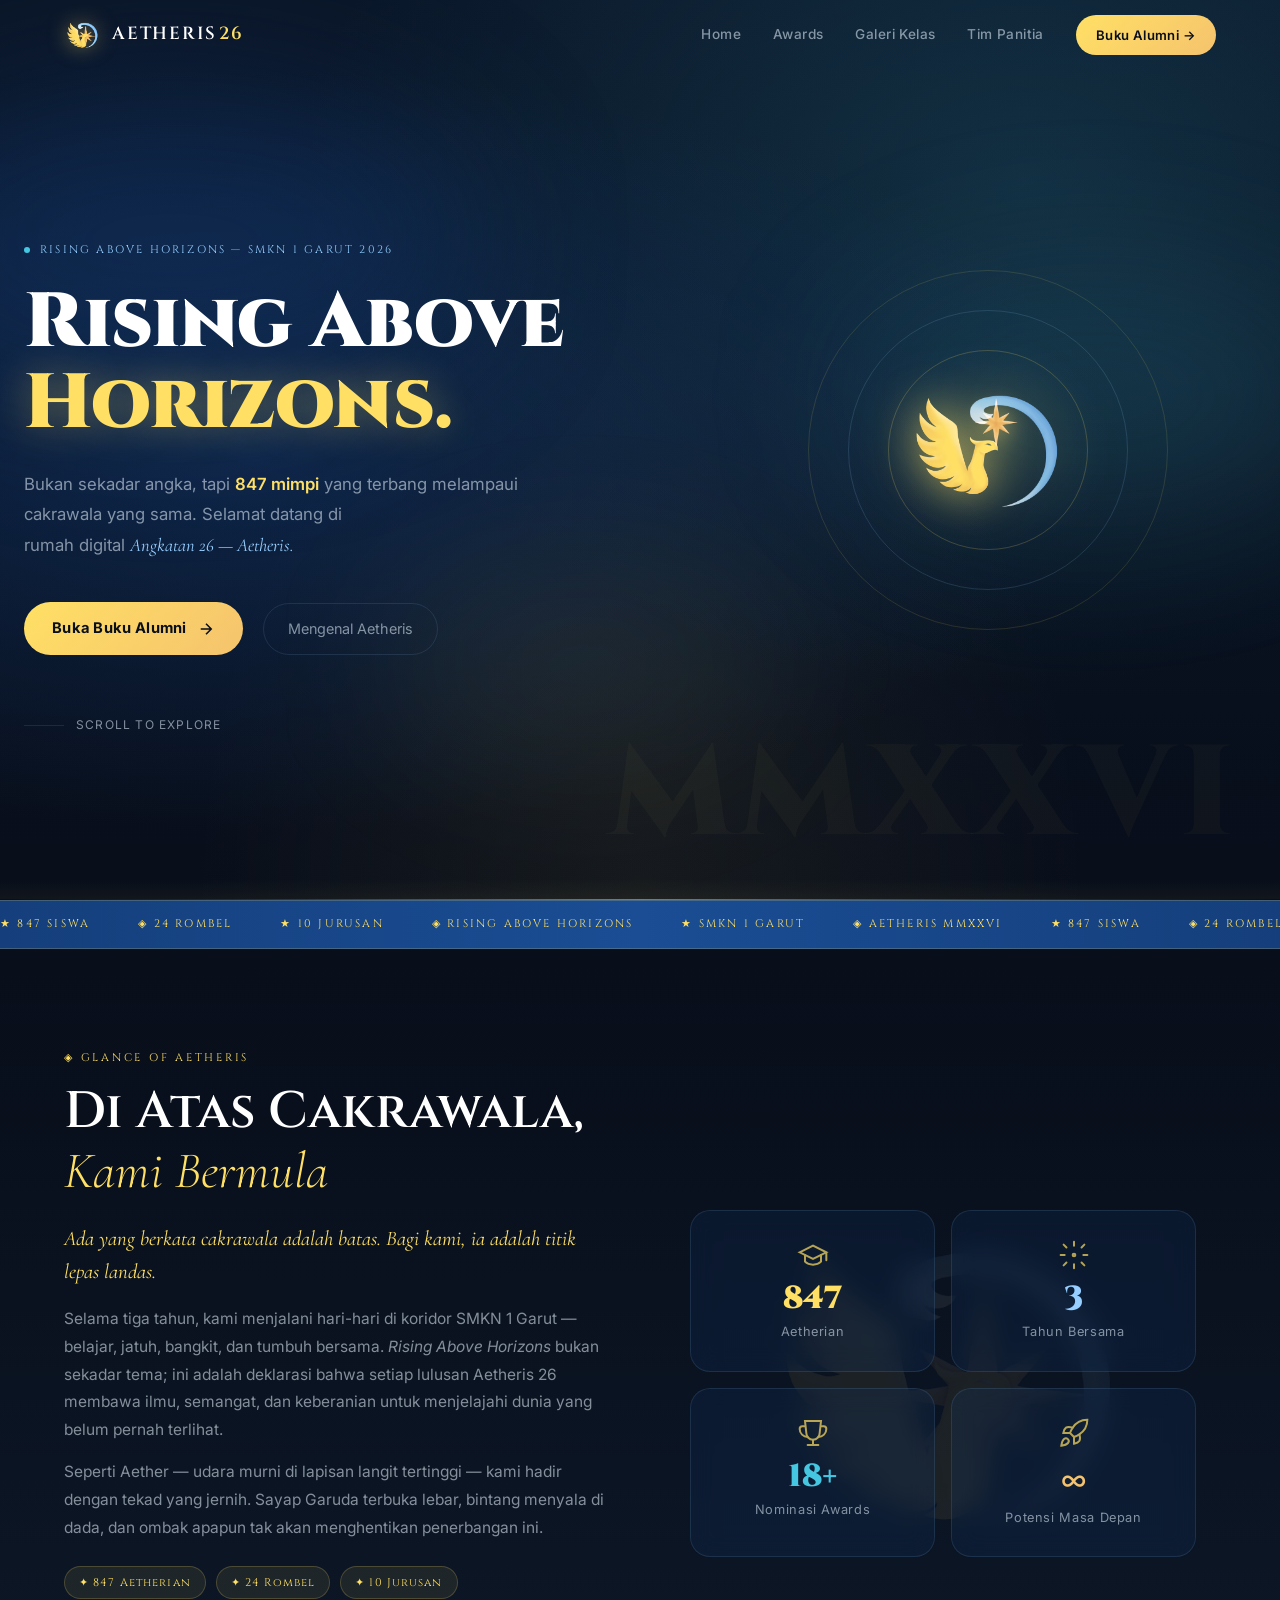
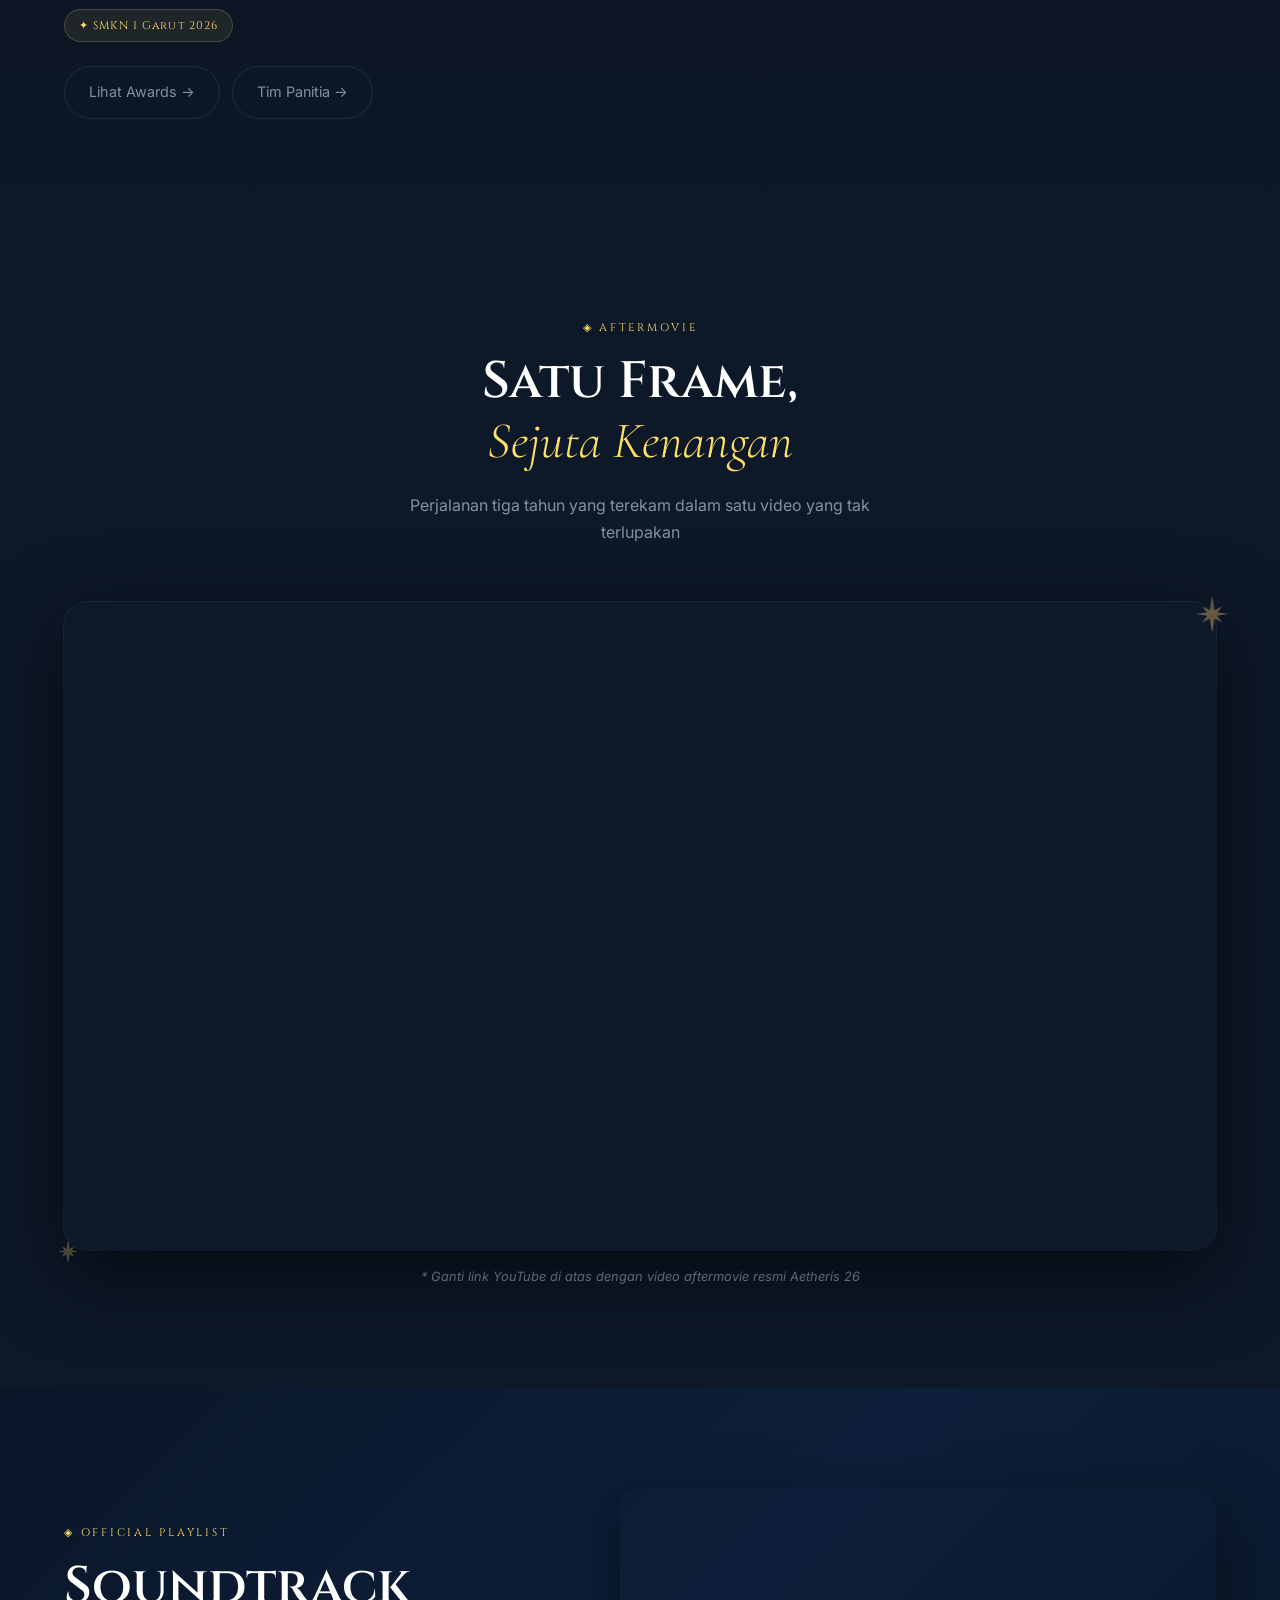
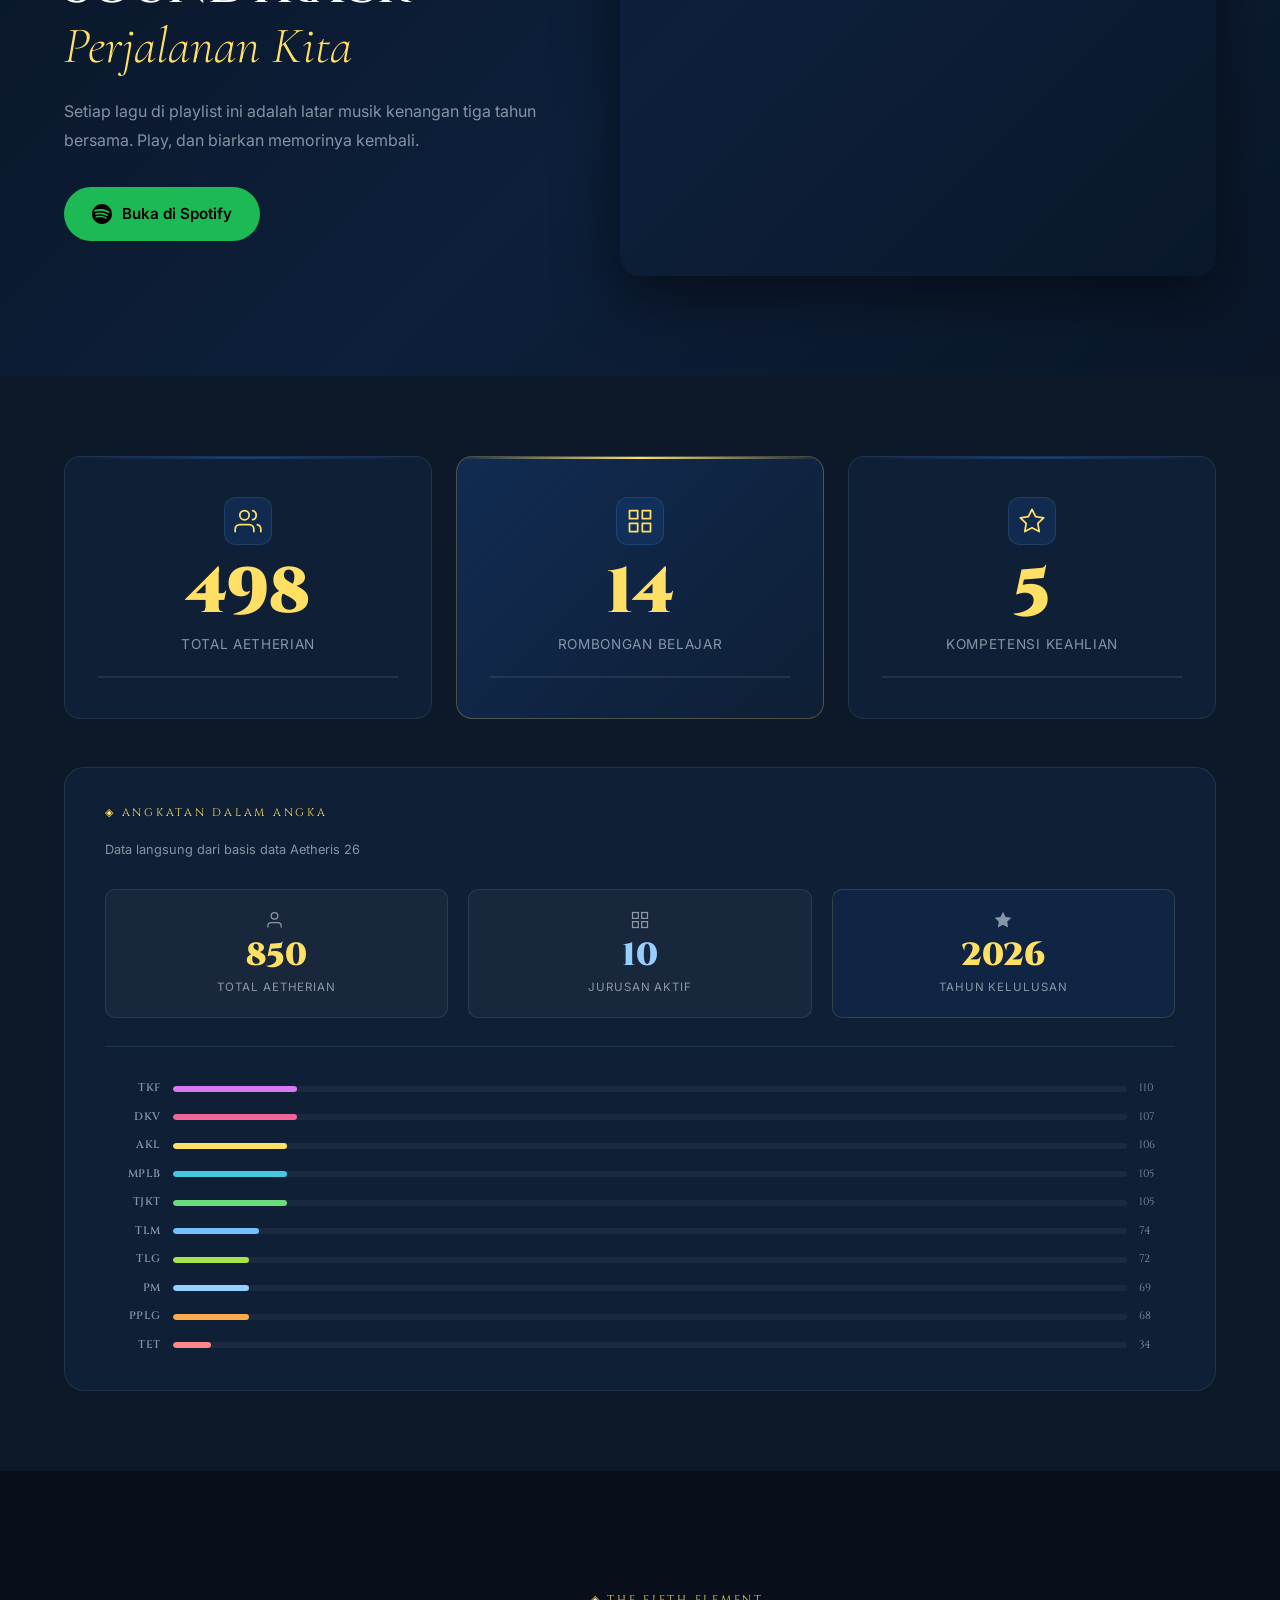
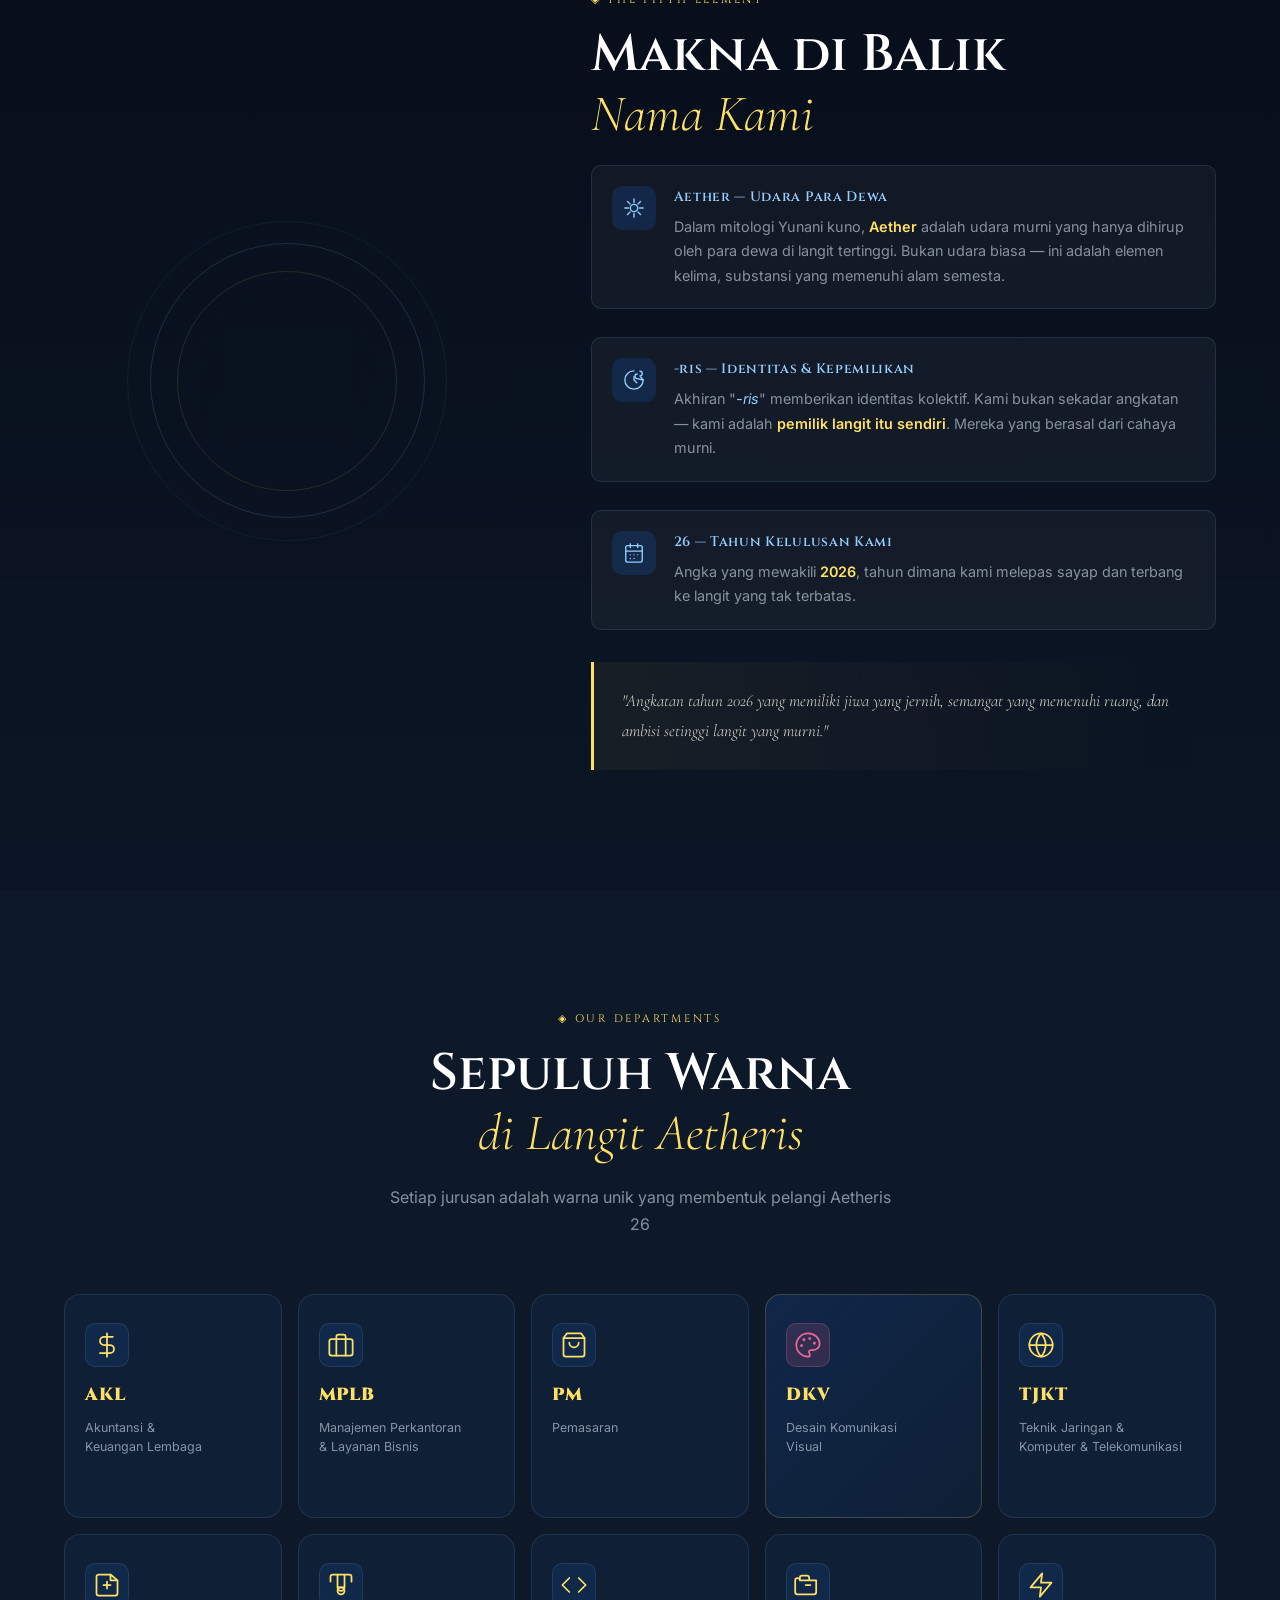
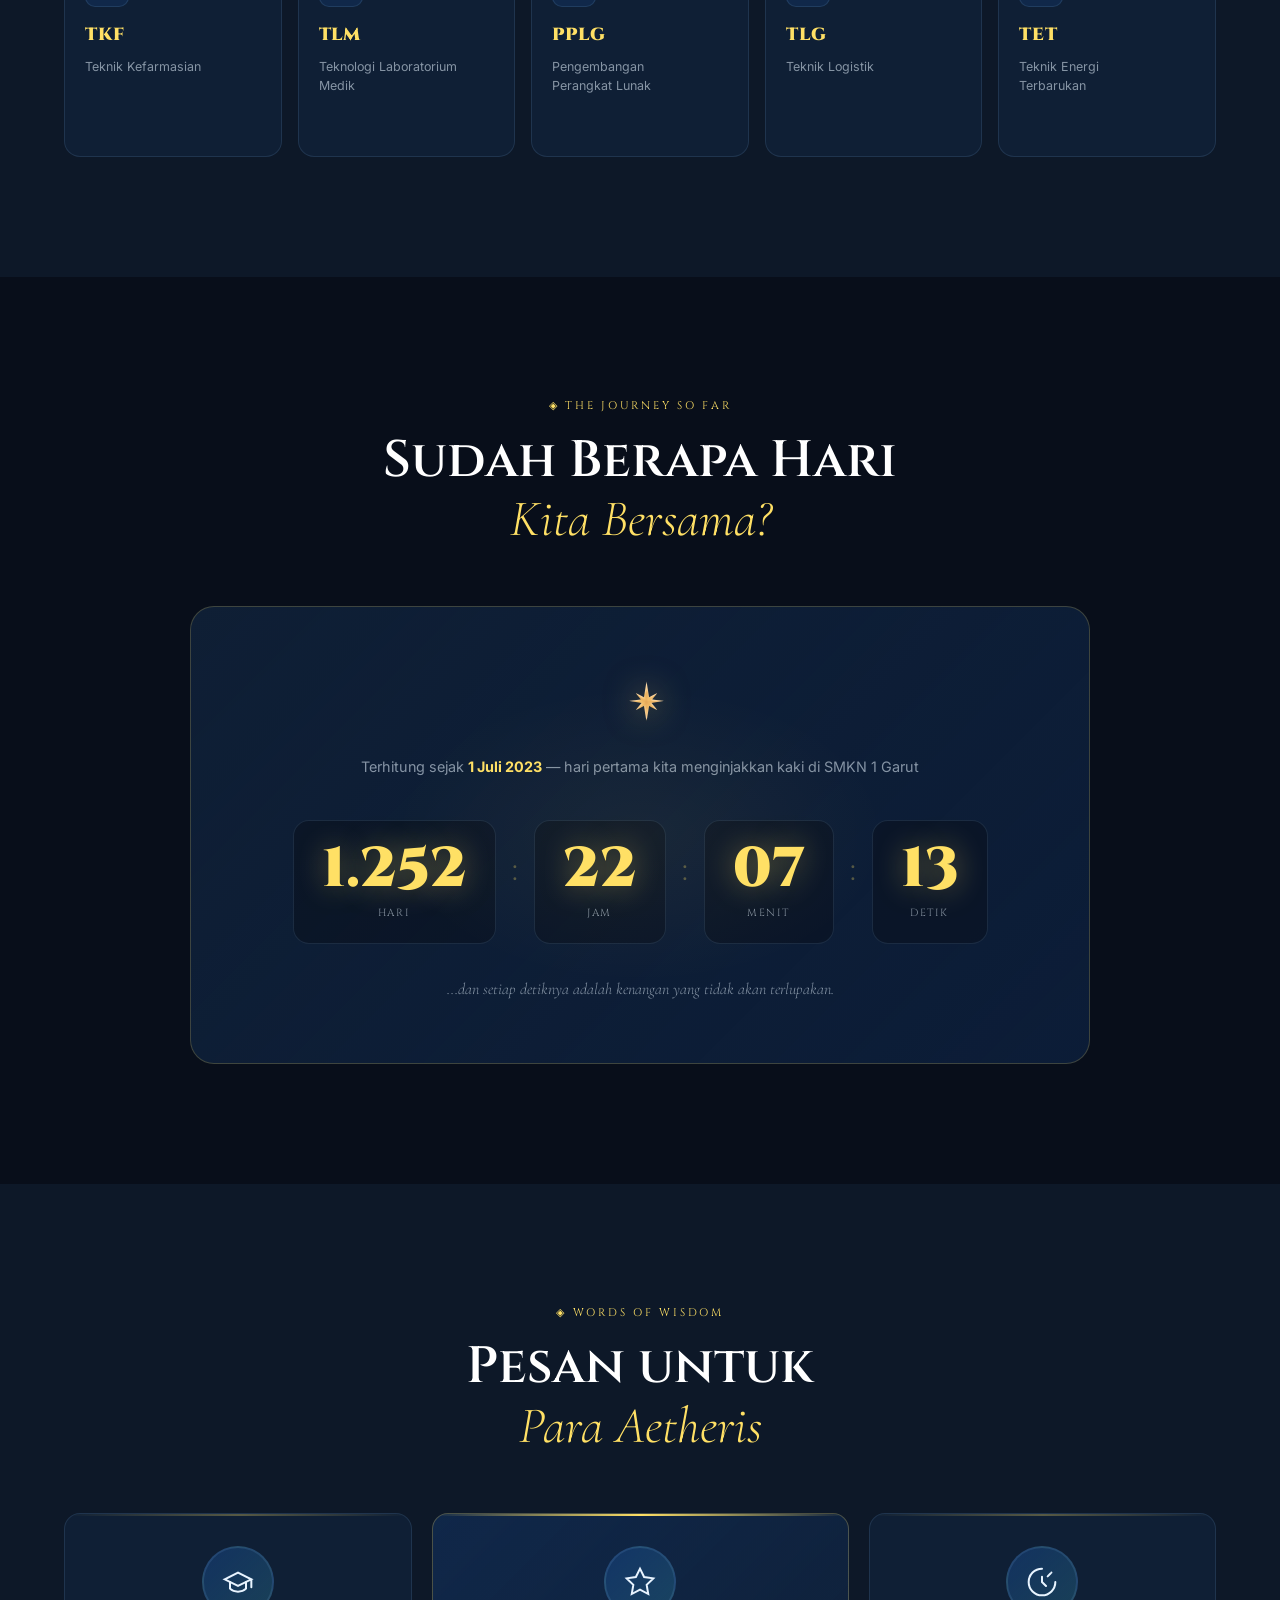
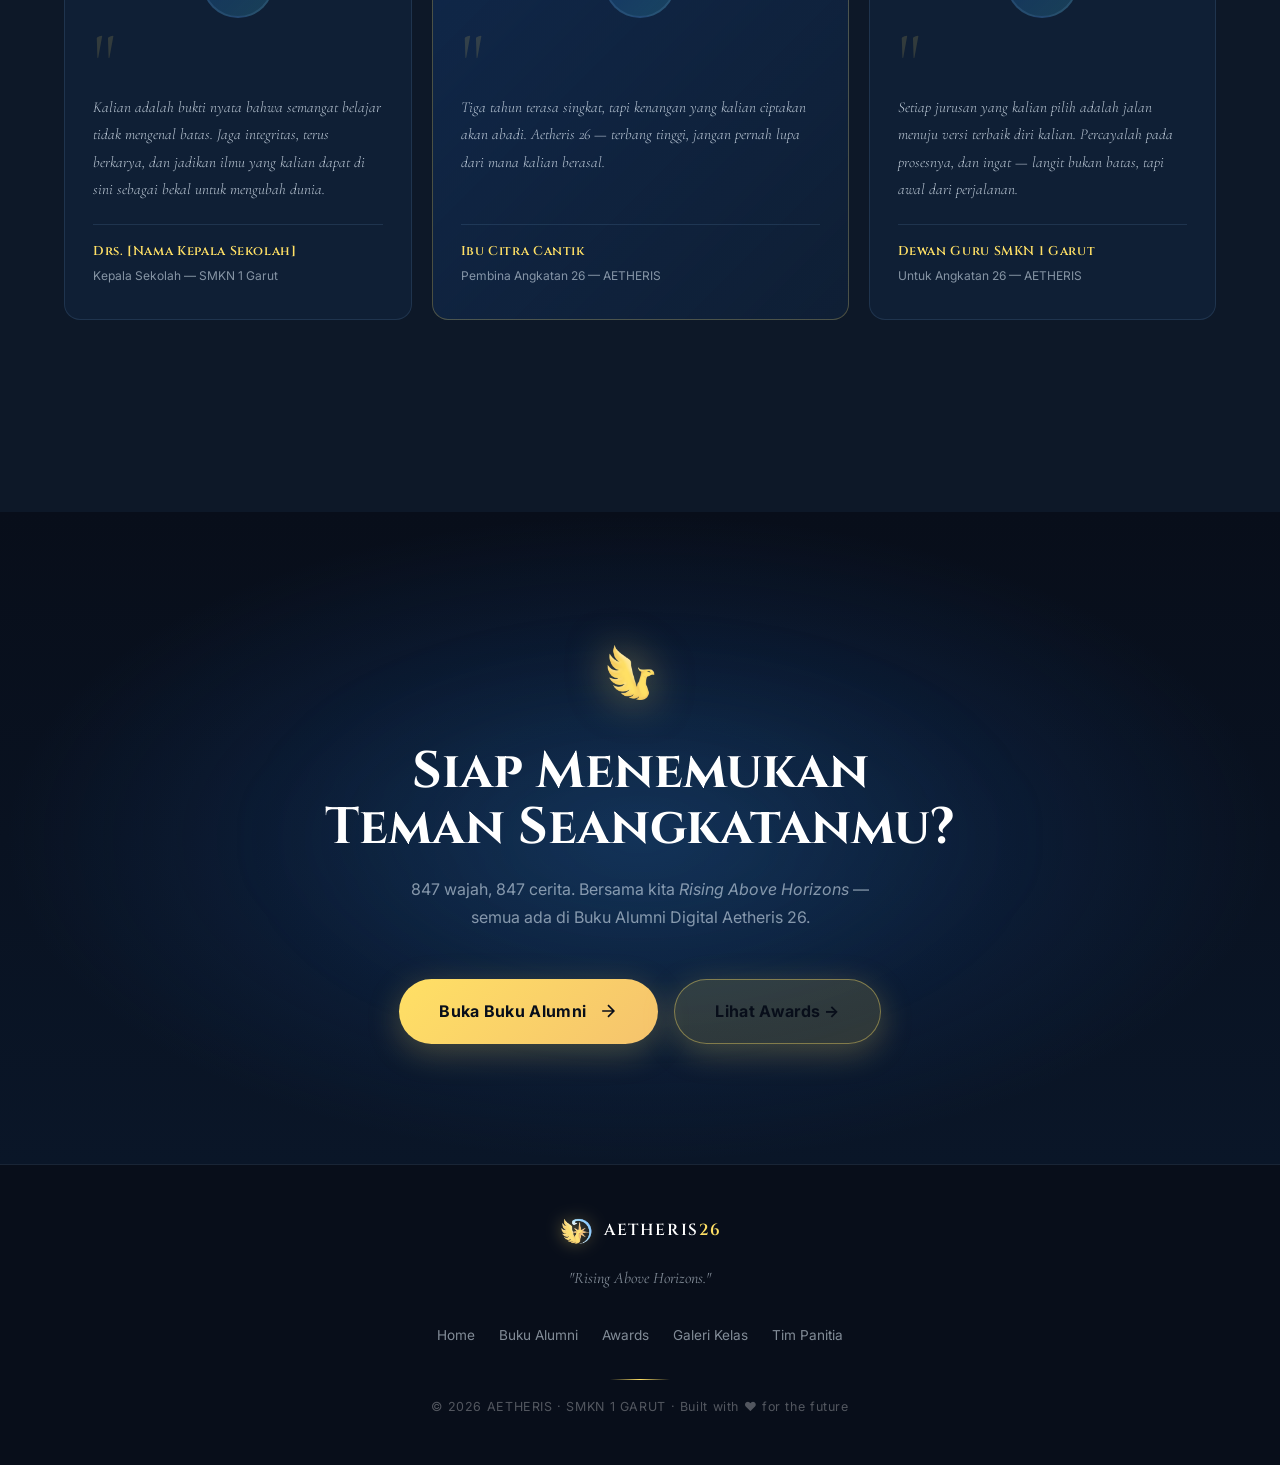
<file: index.html>
<!DOCTYPE html>
<html lang="id">
<head>
    <meta charset="UTF-8">
    <meta name="viewport" content="width=device-width, initial-scale=1.0">
    <title>AETHERIS 26 | Rising Above Horizons</title>
    <link rel="preconnect" href="https://fonts.googleapis.com">
    <link href="https://fonts.googleapis.com/css2?family=Cinzel:wght@400;600;900&family=Inter:wght@300;400;500;600&family=Cormorant+Garamond:ital,wght@0,300;0,600;1,300;1,600&display=swap" rel="stylesheet">
    <link rel="stylesheet" href="assets/css/main.css">
    <link rel="stylesheet" href="assets/css/transitions.css">
</head>
<body>

    <!-- Particle Canvas Background -->
    <canvas id="starfield" class="starfield"></canvas>

    <!-- NAV -->
    <nav class="glass-nav" id="mainNav">
        <div class="nav-inner">
            <div class="logo">
                <div class="logo-icon">
                    <img src="assets/images/logo-aetheris.png" alt="Aetheris 26 Logo" class="logo-img">
                </div>
                <span class="logo-text">AETHERIS<em>26</em></span>
            </div>
            <div class="nav-links">
                <a href="#hero">Home</a>
                <a href="awards.html">Awards</a>
                <a href="yearbook-gallery.html">Galeri Kelas</a>
                <a href="team.html">Tim Panitia</a>
                <a href="gallery.html" class="nav-cta">Buku Alumni →</a>
            </div>
            <button class="hamburger" id="hamburger" aria-label="Menu">
                <span></span><span></span><span></span>
            </button>
        </div>
        <div class="mobile-menu" id="mobileMenu">
            <a href="#hero">Home</a>
            <a href="awards.html">Awards</a>
            <a href="yearbook-gallery.html">Galeri Kelas</a>
            <a href="team.html">Tim Panitia</a>
            <a href="gallery.html" class="mobile-cta">Buku Alumni →</a>
        </div>
    </nav>

    <!-- HERO SECTION -->
    <section id="hero" class="hero">
        <div class="hero-bg">
            <div class="aurora aurora-1"></div>
            <div class="aurora aurora-2"></div>
            <div class="aurora aurora-3"></div>
        </div>

        <div class="hero-emblem">
            <div class="emblem-ring outer-ring"></div>
            <div class="emblem-ring mid-ring"></div>
            <div class="emblem-ring inner-ring"></div>
            <div class="emblem-core">
                <img src="assets/images/ombak.png" alt="" class="emblem-layer emblem-ombak">
                <img src="assets/images/burung.png" alt="" class="emblem-layer emblem-burung">
                <img src="assets/images/bintang.png" alt="" class="emblem-layer emblem-bintang">
            </div>
        </div>

        <div class="hero-content">
            <div class="hero-badge reveal-up">
                <span class="badge-dot"></span>
                RISING ABOVE HORIZONS — SMKN 1 GARUT 2026
            </div>
            <h1 class="hero-title reveal-up delay-1">
                Rising Above<br>
                <span class="title-accent">Horizons.</span>
            </h1>
            <p class="hero-subtitle reveal-up delay-2">
                Bukan sekadar angka, tapi <strong>847 mimpi</strong> yang terbang melampaui<br>
                cakrawala yang sama. Selamat datang di<br>
                rumah digital <em>Angkatan 26 — Aetheris.</em>
            </p>
            <div class="hero-actions reveal-up delay-3">
                <a href="gallery.html" class="btn-primary">
                    <span>Buka Buku Alumni</span>
                    <svg width="18" height="18" viewBox="0 0 24 24" fill="none" stroke="currentColor" stroke-width="2"><path d="M5 12h14M12 5l7 7-7 7"/></svg>
                </a>
                <a href="#philosophy" class="btn-ghost">Mengenal Aetheris</a>
            </div>
            <div class="scroll-hint reveal-up delay-4">
                <div class="scroll-line"></div>
                <span>Scroll to explore</span>
            </div>
        </div>

        <div class="hero-stars-deco">
            <img src="assets/images/bintang.png" alt="" class="deco-star deco-star-1">
            <img src="assets/images/bintang.png" alt="" class="deco-star deco-star-2">
            <img src="assets/images/bintang.png" alt="" class="deco-star deco-star-3">
        </div>
        <div class="floating-year">MMXXVI</div>
        <div class="horizon-line"></div>
    </section>

    <!-- STATS TICKER -->
    <div class="stats-ticker">
        <div class="ticker-track">
            <span>★ 847 SISWA</span>
            <span>◈ 24 ROMBEL</span>
            <span>★ 10 JURUSAN</span>
            <span>◈ RISING ABOVE HORIZONS</span>
            <span>★ SMKN 1 GARUT</span>
            <span>◈ AETHERIS MMXXVI</span>
            <span>★ 847 SISWA</span>
            <span>◈ 24 ROMBEL</span>
            <span>★ 10 JURUSAN</span>
            <span>◈ RISING ABOVE HORIZONS</span>
            <span>★ SMKN 1 GARUT</span>
            <span>◈ AETHERIS MMXXVI</span>
        </div>
    </div>

    <!-- ===== GLANCE OF AETHERIS ===== -->
    <section id="glance" class="glance-section">
        <div class="container">
            <div class="glance-layout">
                <div class="glance-text">
                    <span class="section-label">◈ GLANCE OF AETHERIS</span>
                    <h2 class="section-title">Di Atas Cakrawala,<br><em>Kami Bermula</em></h2>
                    <p class="glance-lead">
                        Ada yang berkata cakrawala adalah batas. Bagi kami, ia adalah titik lepas landas.
                    </p>
                    <p class="glance-body">
                        Selama tiga tahun, kami menjalani hari-hari di koridor SMKN 1 Garut — belajar, jatuh, bangkit, dan tumbuh bersama. <em>Rising Above Horizons</em> bukan sekadar tema; ini adalah deklarasi bahwa setiap lulusan Aetheris 26 membawa ilmu, semangat, dan keberanian untuk menjelajahi dunia yang belum pernah terlihat.
                    </p>
                    <p class="glance-body">
                        Seperti Aether — udara murni di lapisan langit tertinggi — kami hadir dengan tekad yang jernih. Sayap Garuda terbuka lebar, bintang menyala di dada, dan ombak apapun tak akan menghentikan penerbangan ini.
                    </p>
                    <div class="glance-tags">
                        <span class="glance-tag">✦ 847 Aetherian</span>
                        <span class="glance-tag">✦ 24 Rombel</span>
                        <span class="glance-tag">✦ 10 Jurusan</span>
                        <span class="glance-tag">✦ SMKN 1 Garut 2026</span>
                    </div>
                    <div class="glance-actions">
                        <a href="awards.html" class="btn-ghost">Lihat Awards →</a>
                        <a href="team.html" class="btn-ghost">Tim Panitia →</a>
                    </div>
                </div>
                <div class="glance-visual">
                    <div class="glance-card gc-1">
                        <div class="gc-icon"><svg viewBox="0 0 24 24" fill="none" stroke="currentColor" stroke-width="1.5" stroke-linecap="round"><path d="M22 10v6M2 10l10-5 10 5-10 5z"/><path d="M6 12v5c3 3 9 3 12 0v-5"/></svg></div>
                        <div class="gc-num">847</div>
                        <div class="gc-label">Aetherian</div>
                    </div>
                    <div class="glance-card gc-2">
                        <div class="gc-icon"><svg viewBox="0 0 24 24" fill="none" stroke="currentColor" stroke-width="1.5" stroke-linecap="round"><circle cx="12" cy="12" r="1"/><path d="M12 2v3M12 19v3M4.22 4.22l2.12 2.12M17.66 17.66l2.12 2.12M2 12h3M19 12h3M4.22 19.78l2.12-2.12M17.66 6.34l2.12-2.12"/></svg></div>
                        <div class="gc-num">3</div>
                        <div class="gc-label">Tahun Bersama</div>
                    </div>
                    <div class="glance-card gc-3">
                        <div class="gc-icon"><svg viewBox="0 0 24 24" fill="none" stroke="currentColor" stroke-width="1.5" stroke-linecap="round"><path d="M8 21h8M12 17v4M6 7H4a2 2 0 0 0-2 2 6 6 0 0 0 6 6"/><path d="M18 7h2a2 2 0 0 1 2 2 6 6 0 0 1-6 6"/><path d="M6 3h12l-1 9a5 5 0 0 1-10 0L6 3z"/></svg></div>
                        <div class="gc-num">18+</div>
                        <div class="gc-label">Nominasi Awards</div>
                    </div>
                    <div class="glance-card gc-4">
                        <div class="gc-icon"><svg viewBox="0 0 24 24" fill="none" stroke="currentColor" stroke-width="1.5" stroke-linecap="round"><path d="M4.5 16.5c-1.5 1.26-2 5-2 5s3.74-.5 5-2c.71-.84.7-2.13-.09-2.91a2.18 2.18 0 0 0-2.91-.09z"/><path d="m12 15-3-3a22 22 0 0 1 2-3.95A12.88 12.88 0 0 1 22 2c0 2.72-.78 7.5-6 11a22.35 22.35 0 0 1-4 2z"/><path d="M9 12H4s.55-3.03 2-4c1.62-1.08 5 0 5 0"/><path d="M12 15v5s3.03-.55 4-2c1.08-1.62 0-5 0-5"/></svg></div>
                        <div class="gc-num">∞</div>
                        <div class="gc-label">Potensi Masa Depan</div>
                    </div>
                    <div class="glance-emblem-bg">
                        <img src="assets/images/logo-aetheris.png" alt="" style="width:100%;height:100%;object-fit:contain;opacity:0.07;">
                    </div>
                </div>
            </div>
        </div>
    </section>

    <!-- ===== AFTERMOVIE / VIDEO SECTION ===== -->
    <section id="aftermovie" class="video-section">
        <div class="container">
            <div class="section-header">
                <span class="section-label">◈ AFTERMOVIE</span>
                <h2 class="section-title">Satu Frame,<br><em>Sejuta Kenangan</em></h2>
                <p class="section-desc">Perjalanan tiga tahun yang terekam dalam satu video yang tak terlupakan</p>
            </div>
            <div class="video-wrapper">
                <div class="video-frame">
                    <!-- YouTube embed — ganti VIDEO_ID dengan ID video aftermovie kalian -->
                    <iframe
                        src="https://www.youtube.com/embed/videoseries?list=PLbpi6ZahtOH6Ar_3GPy3workZOe9gFW3h"
                        title="Aftermovie AETHERIS 26 — Rising Above Horizons"
                        frameborder="0"
                        allow="accelerometer; autoplay; clipboard-write; encrypted-media; gyroscope; picture-in-picture; web-share"
                        allowfullscreen>
                    </iframe>
                </div>
                <div class="video-deco video-deco-1">
                    <img src="assets/images/bintang.png" alt="">
                </div>
                <div class="video-deco video-deco-2">
                    <img src="assets/images/bintang.png" alt="">
                </div>
            </div>
            <p class="video-caption">
                <em>* Ganti link YouTube di atas dengan video aftermovie resmi Aetheris 26</em>
            </p>
        </div>
    </section>

    <!-- ===== SPOTIFY SECTION ===== -->
    <section id="playlist" class="spotify-section">
        <div class="container">
            <div class="spotify-layout">
                <div class="spotify-text">
                    <span class="section-label">◈ OFFICIAL PLAYLIST</span>
                    <h2 class="section-title">Soundtrack<br><em>Perjalanan Kita</em></h2>
                    <p class="spotify-desc">
                        Setiap lagu di playlist ini adalah latar musik kenangan tiga tahun bersama. Play, dan biarkan memorinya kembali.
                    </p>
                    <a href="https://open.spotify.com/playlist/2siZLGL2OPoE4b6ADUZu6B?si=KoQrlWARSvaGeOFwwauiuQ" target="_blank" class="btn-spotify">
                        <svg width="20" height="20" viewBox="0 0 24 24" fill="currentColor"><path d="M12 0C5.4 0 0 5.4 0 12s5.4 12 12 12 12-5.4 12-12S18.66 0 12 0zm5.521 17.34c-.24.371-.721.49-1.101.241-3.021-1.858-6.832-2.278-11.322-1.237-.422.1-.851-.16-.961-.572-.1-.422.16-.851.572-.961 4.911-1.12 9.122-.641 12.511 1.431.38.241.49.721.241 1.101l.06-.003zm1.47-3.27c-.299.461-.919.601-1.379.301-3.459-2.13-8.73-2.749-12.819-1.501-.521.16-1.06-.14-1.221-.661-.16-.521.14-1.061.661-1.221 4.671-1.42 10.469-.739 14.419 1.729.46.3.601.921.301 1.38l.038-.027zm.127-3.4c-4.14-2.461-10.98-2.689-14.939-1.489-.631.2-1.3-.15-1.5-.78-.2-.631.15-1.3.78-1.501 4.549-1.381 12.11-1.11 16.88 1.721.569.341.761 1.07.42 1.639-.341.57-1.07.762-1.64.421l.039-.011z"/></svg>
                        Buka di Spotify
                    </a>
                </div>
                <div class="spotify-player">
                    <iframe
                        style="border-radius:20px"
                        src="https://open.spotify.com/embed/playlist/2siZLGL2OPoE4b6ADUZu6B?utm_source=generator&theme=0"
                        width="100%"
                        height="380"
                        frameborder="0"
                        allowfullscreen=""
                        allow="autoplay; clipboard-write; encrypted-media; fullscreen; picture-in-picture"
                        loading="lazy">
                    </iframe>
                </div>
            </div>
        </div>
    </section>

    <!-- STATS SECTION -->
    <section id="stats" class="stats-section">
        <div class="container">
            <div class="stats-grid">
                <div class="stat-card">
                    <div class="stat-icon-svg">
                        <svg width="28" height="28" viewBox="0 0 24 24" fill="none" stroke="currentColor" stroke-width="1.5" stroke-linecap="round" stroke-linejoin="round"><path d="M17 21v-2a4 4 0 0 0-4-4H5a4 4 0 0 0-4 4v2"/><circle cx="9" cy="7" r="4"/><path d="M23 21v-2a4 4 0 0 0-3-3.87"/><path d="M16 3.13a4 4 0 0 1 0 7.75"/></svg>
                    </div>
                    <h2 class="stat-num" id="statTotal" data-target="847">0</h2>
                    <p class="stat-label">Total Aetherian</p>
                    <div class="stat-bar"><div class="stat-fill" id="fillTotal" style="width:0%"></div></div>
                </div>
                <div class="stat-card featured">
                    <div class="stat-icon-svg">
                        <svg width="28" height="28" viewBox="0 0 24 24" fill="none" stroke="currentColor" stroke-width="1.5" stroke-linecap="round" stroke-linejoin="round"><rect x="3" y="3" width="7" height="7"/><rect x="14" y="3" width="7" height="7"/><rect x="14" y="14" width="7" height="7"/><rect x="3" y="14" width="7" height="7"/></svg>
                    </div>
                    <h2 class="stat-num" id="statRombel" data-target="24">0</h2>
                    <p class="stat-label">Rombongan Belajar</p>
                    <div class="stat-bar"><div class="stat-fill" id="fillRombel" style="width:0%"></div></div>
                </div>
                <div class="stat-card">
                    <div class="stat-icon-svg">
                        <svg width="28" height="28" viewBox="0 0 24 24" fill="none" stroke="currentColor" stroke-width="1.5" stroke-linecap="round" stroke-linejoin="round"><polygon points="12 2 15.09 8.26 22 9.27 17 14.14 18.18 21.02 12 17.77 5.82 21.02 7 14.14 2 9.27 8.91 8.26 12 2"/></svg>
                    </div>
                    <h2 class="stat-num" id="statJurusan" data-target="10">0</h2>
                    <p class="stat-label">Kompetensi Keahlian</p>
                    <div class="stat-bar"><div class="stat-fill" id="fillJurusan" style="width:0%"></div></div>
                </div>
            </div>
            <div class="dynamic-stats" id="dynamicStats"></div>
        </div>
    </section>

    <!-- PHILOSOPHY SECTION -->
    <section id="philosophy" class="philosophy-section">
        <div class="container">
            <div class="phil-layout">
                <div class="phil-visual">
                    <div class="phil-orb">
                        <div class="orb-text">
                            <span class="orb-a">A</span><span class="orb-e">E</span><span class="orb-t">T</span>
                            <span class="orb-h">H</span><span class="orb-h">E</span><span class="orb-h">R</span>
                            <span class="orb-h">I</span><span class="orb-h">S</span>
                        </div>
                        <div class="orb-sub">MMXXVI</div>
                        <div class="orb-year">"Rising Above Horizons"</div>
                    </div>
                    <div class="orb-ring r1"></div>
                    <div class="orb-ring r2"></div>
                    <div class="orb-ring r3"></div>
                </div>
                <div class="phil-content">
                    <span class="section-label">◈ THE FIFTH ELEMENT</span>
                    <h2 class="section-title">Makna di Balik<br><em>Nama Kami</em></h2>
                    <div class="phil-block">
                        <div class="phil-icon">
                            <svg width="22" height="22" viewBox="0 0 24 24" fill="none" stroke="currentColor" stroke-width="1.5" stroke-linecap="round" stroke-linejoin="round"><path d="M12 2L12 6M12 18L12 22M4.93 4.93L7.76 7.76M16.24 16.24L19.07 19.07M2 12L6 12M18 12L22 12M4.93 19.07L7.76 16.24M16.24 7.76L19.07 4.93"/><circle cx="12" cy="12" r="4"/></svg>
                        </div>
                        <div>
                            <h4>Aether — Udara Para Dewa</h4>
                            <p>Dalam mitologi Yunani kuno, <strong>Aether</strong> adalah udara murni yang hanya dihirup oleh para dewa di langit tertinggi. Bukan udara biasa — ini adalah elemen kelima, substansi yang memenuhi alam semesta.</p>
                        </div>
                    </div>
                    <div class="phil-block">
                        <div class="phil-icon">
                            <svg width="22" height="22" viewBox="0 0 24 24" fill="none" stroke="currentColor" stroke-width="1.5" stroke-linecap="round" stroke-linejoin="round"><path d="M12 2a10 10 0 1 0 10 10"/><path d="M12 8v4l3 3"/><path d="M18.5 2.5a2.5 2.5 0 0 1 0 5L22 12l-6.5-1.5a2.5 2.5 0 0 1 0-5"/></svg>
                        </div>
                        <div>
                            <h4>-ris — Identitas & Kepemilikan</h4>
                            <p>Akhiran "<em>-ris</em>" memberikan identitas kolektif. Kami bukan sekadar angkatan — kami adalah <strong>pemilik langit itu sendiri</strong>. Mereka yang berasal dari cahaya murni.</p>
                        </div>
                    </div>
                    <div class="phil-block">
                        <div class="phil-icon">
                            <svg width="22" height="22" viewBox="0 0 24 24" fill="none" stroke="currentColor" stroke-width="1.5" stroke-linecap="round" stroke-linejoin="round"><rect x="3" y="4" width="18" height="18" rx="2" ry="2"/><line x1="16" y1="2" x2="16" y2="6"/><line x1="8" y1="2" x2="8" y2="6"/><line x1="3" y1="10" x2="21" y2="10"/><path d="M8 14h.01M12 14h.01M16 14h.01M8 18h.01M12 18h.01"/></svg>
                        </div>
                        <div>
                            <h4>26 — Tahun Kelulusan Kami</h4>
                            <p>Angka yang mewakili <strong>2026</strong>, tahun dimana kami melepas sayap dan terbang ke langit yang tak terbatas.</p>
                        </div>
                    </div>
                    <blockquote class="phil-quote">
                        "Angkatan tahun 2026 yang memiliki jiwa yang jernih, semangat yang memenuhi ruang, dan ambisi setinggi langit yang murni."
                    </blockquote>
                </div>
            </div>
        </div>
    </section>

    <!-- DEPARTMENTS SECTION -->
    <section id="departments" class="dept-section">
        <div class="container">
            <div class="section-header">
                <span class="section-label">◈ OUR DEPARTMENTS</span>
                <h2 class="section-title">Sepuluh Warna<br><em>di Langit Aetheris</em></h2>
                <p class="section-desc">Setiap jurusan adalah warna unik yang membentuk pelangi Aetheris 26</p>
            </div>
            <div class="dept-grid">
                <div class="dept-card" data-dept="AKL">
                    <div class="dept-icon"><svg width="28" height="28" viewBox="0 0 24 24" fill="none" stroke="currentColor" stroke-width="1.5" stroke-linecap="round" stroke-linejoin="round"><path d="M12 2v20M17 5H9.5a3.5 3.5 0 0 0 0 7h5a3.5 3.5 0 0 1 0 7H6"/></svg></div>
                    <div class="dept-code">AKL</div>
                    <div class="dept-name">Akuntansi &<br>Keuangan Lembaga</div>
                    <div class="dept-arrow"><svg width="16" height="16" viewBox="0 0 24 24" fill="none" stroke="currentColor" stroke-width="2"><path d="M5 12h14M12 5l7 7-7 7"/></svg></div>
                    <div class="dept-glow"></div>
                </div>
                <div class="dept-card" data-dept="MPL">
                    <div class="dept-icon"><svg width="28" height="28" viewBox="0 0 24 24" fill="none" stroke="currentColor" stroke-width="1.5" stroke-linecap="round" stroke-linejoin="round"><rect x="2" y="7" width="20" height="14" rx="2"/><path d="M16 21V5a2 2 0 0 0-2-2h-4a2 2 0 0 0-2 2v16"/></svg></div>
                    <div class="dept-code">MPLB</div>
                    <div class="dept-name">Manajemen Perkantoran<br>& Layanan Bisnis</div>
                    <div class="dept-arrow"><svg width="16" height="16" viewBox="0 0 24 24" fill="none" stroke="currentColor" stroke-width="2"><path d="M5 12h14M12 5l7 7-7 7"/></svg></div>
                    <div class="dept-glow"></div>
                </div>
                <div class="dept-card" data-dept="PM">
                    <div class="dept-icon"><svg width="28" height="28" viewBox="0 0 24 24" fill="none" stroke="currentColor" stroke-width="1.5" stroke-linecap="round" stroke-linejoin="round"><path d="M6 2 3 6v14a2 2 0 0 0 2 2h14a2 2 0 0 0 2-2V6l-3-4z"/><line x1="3" y1="6" x2="21" y2="6"/><path d="M16 10a4 4 0 0 1-8 0"/></svg></div>
                    <div class="dept-code">PM</div>
                    <div class="dept-name">Pemasaran</div>
                    <div class="dept-arrow"><svg width="16" height="16" viewBox="0 0 24 24" fill="none" stroke="currentColor" stroke-width="2"><path d="M5 12h14M12 5l7 7-7 7"/></svg></div>
                    <div class="dept-glow"></div>
                </div>
                <div class="dept-card featured-dept" data-dept="DKV">
                    <div class="dept-icon"><svg width="28" height="28" viewBox="0 0 24 24" fill="none" stroke="currentColor" stroke-width="1.5" stroke-linecap="round" stroke-linejoin="round"><circle cx="13.5" cy="6.5" r=".5" fill="currentColor"/><circle cx="17.5" cy="10.5" r=".5" fill="currentColor"/><circle cx="8.5" cy="7.5" r=".5" fill="currentColor"/><circle cx="6.5" cy="12.5" r=".5" fill="currentColor"/><path d="M12 2C6.5 2 2 6.5 2 12s4.5 10 10 10c.926 0 1.648-.746 1.648-1.688 0-.437-.18-.835-.437-1.125-.29-.289-.438-.652-.438-1.125a1.64 1.64 0 0 1 1.668-1.668h1.996c3.051 0 5.555-2.503 5.555-5.554C21.965 6.012 17.461 2 12 2z"/></svg></div>
                    <div class="dept-code">DKV</div>
                    <div class="dept-name">Desain Komunikasi<br>Visual</div>
                    <div class="dept-arrow"><svg width="16" height="16" viewBox="0 0 24 24" fill="none" stroke="currentColor" stroke-width="2"><path d="M5 12h14M12 5l7 7-7 7"/></svg></div>
                    <div class="dept-glow"></div>
                </div>
                <div class="dept-card" data-dept="TJK">
                    <div class="dept-icon"><svg width="28" height="28" viewBox="0 0 24 24" fill="none" stroke="currentColor" stroke-width="1.5" stroke-linecap="round" stroke-linejoin="round"><circle cx="12" cy="12" r="10"/><line x1="2" y1="12" x2="22" y2="12"/><path d="M12 2a15.3 15.3 0 0 1 4 10 15.3 15.3 0 0 1-4 10 15.3 15.3 0 0 1-4-10 15.3 15.3 0 0 1 4-10z"/></svg></div>
                    <div class="dept-code">TJKT</div>
                    <div class="dept-name">Teknik Jaringan &<br>Komputer & Telekomunikasi</div>
                    <div class="dept-arrow"><svg width="16" height="16" viewBox="0 0 24 24" fill="none" stroke="currentColor" stroke-width="2"><path d="M5 12h14M12 5l7 7-7 7"/></svg></div>
                    <div class="dept-glow"></div>
                </div>
                <div class="dept-card" data-dept="TKF">
                    <div class="dept-icon"><svg width="28" height="28" viewBox="0 0 24 24" fill="none" stroke="currentColor" stroke-width="1.5" stroke-linecap="round" stroke-linejoin="round"><path d="M8 3H5a2 2 0 0 0-2 2v14a2 2 0 0 0 2 2h14a2 2 0 0 0 2-2V8L15 3z"/><polyline points="15 3 15 8 20 8"/><path d="M9 12h6M12 9v6"/></svg></div>
                    <div class="dept-code">TKF</div>
                    <div class="dept-name">Teknik Kefarmasian</div>
                    <div class="dept-arrow"><svg width="16" height="16" viewBox="0 0 24 24" fill="none" stroke="currentColor" stroke-width="2"><path d="M5 12h14M12 5l7 7-7 7"/></svg></div>
                    <div class="dept-glow"></div>
                </div>
                <div class="dept-card" data-dept="TLM">
                    <div class="dept-icon"><svg width="28" height="28" viewBox="0 0 24 24" fill="none" stroke="currentColor" stroke-width="1.5" stroke-linecap="round" stroke-linejoin="round"><path d="M9 3H5a2 2 0 0 0-2 2v4m6-6h10a2 2 0 0 1 2 2v4M9 3v11m0 0a3 3 0 1 0 6 0M9 14h6m0 0V3"/><circle cx="12" cy="17" r="3"/></svg></div>
                    <div class="dept-code">TLM</div>
                    <div class="dept-name">Teknologi Laboratorium<br>Medik</div>
                    <div class="dept-arrow"><svg width="16" height="16" viewBox="0 0 24 24" fill="none" stroke="currentColor" stroke-width="2"><path d="M5 12h14M12 5l7 7-7 7"/></svg></div>
                    <div class="dept-glow"></div>
                </div>
                <div class="dept-card" data-dept="PPL">
                    <div class="dept-icon"><svg width="28" height="28" viewBox="0 0 24 24" fill="none" stroke="currentColor" stroke-width="1.5" stroke-linecap="round" stroke-linejoin="round"><polyline points="16 18 22 12 16 6"/><polyline points="8 6 2 12 8 18"/></svg></div>
                    <div class="dept-code">PPLG</div>
                    <div class="dept-name">Pengembangan<br>Perangkat Lunak</div>
                    <div class="dept-arrow"><svg width="16" height="16" viewBox="0 0 24 24" fill="none" stroke="currentColor" stroke-width="2"><path d="M5 12h14M12 5l7 7-7 7"/></svg></div>
                    <div class="dept-glow"></div>
                </div>
                <div class="dept-card" data-dept="TLG">
                    <div class="dept-icon"><svg width="28" height="28" viewBox="0 0 24 24" fill="none" stroke="currentColor" stroke-width="1.5" stroke-linecap="round" stroke-linejoin="round"><path d="M5 8h14M5 8a2 2 0 1 0-4 0v10a2 2 0 0 0 2 2h14a2 2 0 0 0 2-2V8m-14 0V6a2 2 0 0 1 2-2h4a2 2 0 0 1 2 2v2"/><line x1="10" y1="12" x2="14" y2="12"/></svg></div>
                    <div class="dept-code">TLG</div>
                    <div class="dept-name">Teknik Logistik</div>
                    <div class="dept-arrow"><svg width="16" height="16" viewBox="0 0 24 24" fill="none" stroke="currentColor" stroke-width="2"><path d="M5 12h14M12 5l7 7-7 7"/></svg></div>
                    <div class="dept-glow"></div>
                </div>
                <div class="dept-card" data-dept="TET">
                    <div class="dept-icon"><svg width="28" height="28" viewBox="0 0 24 24" fill="none" stroke="currentColor" stroke-width="1.5" stroke-linecap="round" stroke-linejoin="round"><path d="M13 2L3 14h9l-1 8 10-12h-9l1-8z"/></svg></div>
                    <div class="dept-code">TET</div>
                    <div class="dept-name">Teknik Energi<br>Terbarukan</div>
                    <div class="dept-arrow"><svg width="16" height="16" viewBox="0 0 24 24" fill="none" stroke="currentColor" stroke-width="2"><path d="M5 12h14M12 5l7 7-7 7"/></svg></div>
                    <div class="dept-glow"></div>
                </div>
            </div>
        </div>
    </section>

    <!-- COUNTDOWN SECTION -->
    <section id="countdown" class="countdown-section">
        <div class="container">
            <div class="section-header">
                <span class="section-label">◈ THE JOURNEY SO FAR</span>
                <h2 class="section-title">Sudah Berapa Hari<br><em>Kita Bersama?</em></h2>
            </div>
            <div class="countdown-card">
                <div class="cd-bg-glow"></div>
                <div class="cd-phoenix">
                    <img src="assets/images/bintang.png" alt="Bintang Aetheris" style="width:100%;height:100%;object-fit:contain;mix-blend-mode:screen;">
                </div>
                <div class="cd-info">
                    <p class="cd-sub">Terhitung sejak <strong>1 Juli 2023</strong> — hari pertama kita menginjakkan kaki di SMKN 1 Garut</p>
                </div>
                <div class="cd-boxes">
                    <div class="cd-box"><span class="cd-num" id="cdDays">0</span><span class="cd-label">Hari</span></div>
                    <div class="cd-sep">:</div>
                    <div class="cd-box"><span class="cd-num" id="cdHours">00</span><span class="cd-label">Jam</span></div>
                    <div class="cd-sep">:</div>
                    <div class="cd-box"><span class="cd-num" id="cdMinutes">00</span><span class="cd-label">Menit</span></div>
                    <div class="cd-sep">:</div>
                    <div class="cd-box"><span class="cd-num" id="cdSeconds">00</span><span class="cd-label">Detik</span></div>
                </div>
                <p class="cd-tagline">...dan setiap detiknya adalah kenangan yang tidak akan terlupakan.</p>
            </div>
        </div>
    </section>

    <!-- TEACHER'S MESSAGE -->
    <section id="legacy" class="teacher-section">
        <div class="container">
            <div class="section-header">
                <span class="section-label">◈ WORDS OF WISDOM</span>
                <h2 class="section-title">Pesan untuk<br><em>Para Aetheris</em></h2>
            </div>
            <div class="teacher-grid">
                <div class="teacher-card">
                    <div class="teacher-avatar"><div class="avatar-placeholder"><svg width="32" height="32" viewBox="0 0 24 24" fill="none" stroke="currentColor" stroke-width="1.5" stroke-linecap="round"><path d="M22 10v6M2 10l10-5 10 5-10 5z"/><path d="M6 12v5c3 3 9 3 12 0v-5"/></svg></div></div>
                    <div class="teacher-quote">
                        <div class="quote-mark">"</div>
                        <p>Kalian adalah bukti nyata bahwa semangat belajar tidak mengenal batas. Jaga integritas, terus berkarya, dan jadikan ilmu yang kalian dapat di sini sebagai bekal untuk mengubah dunia.</p>
                    </div>
                    <div class="teacher-info">
                        <div class="teacher-name">Drs. [Nama Kepala Sekolah]</div>
                        <div class="teacher-role">Kepala Sekolah — SMKN 1 Garut</div>
                    </div>
                </div>
                <div class="teacher-card featured-teacher">
                    <div class="teacher-avatar"><div class="avatar-placeholder"><svg width="32" height="32" viewBox="0 0 24 24" fill="none" stroke="currentColor" stroke-width="1.5" stroke-linecap="round"><polygon points="12 2 15.09 8.26 22 9.27 17 14.14 18.18 21.02 12 17.77 5.82 21.02 7 14.14 2 9.27 8.91 8.26 12 2"/></svg></div></div>
                    <div class="teacher-quote">
                        <div class="quote-mark">"</div>
                        <p>Tiga tahun terasa singkat, tapi kenangan yang kalian ciptakan akan abadi. Aetheris 26 — terbang tinggi, jangan pernah lupa dari mana kalian berasal.</p>
                    </div>
                    <div class="teacher-info">
                        <div class="teacher-name">Ibu Citra Cantik</div>
                        <div class="teacher-role">Pembina Angkatan 26 — AETHERIS</div>
                    </div>
                </div>
                <div class="teacher-card">
                    <div class="teacher-avatar"><div class="avatar-placeholder"><svg width="32" height="32" viewBox="0 0 24 24" fill="none" stroke="currentColor" stroke-width="1.5" stroke-linecap="round"><path d="M12 2a10 10 0 1 0 10 10"/><path d="M12 8v4l3 3"/><path d="M16.24 7.76l2.12-2.12M19.07 4.93l.01.01"/></svg></div></div>
                    <div class="teacher-quote">
                        <div class="quote-mark">"</div>
                        <p>Setiap jurusan yang kalian pilih adalah jalan menuju versi terbaik diri kalian. Percayalah pada prosesnya, dan ingat — langit bukan batas, tapi awal dari perjalanan.</p>
                    </div>
                    <div class="teacher-info">
                        <div class="teacher-name">Dewan Guru SMKN 1 Garut</div>
                        <div class="teacher-role">Untuk Angkatan 26 — AETHERIS</div>
                    </div>
                </div>
            </div>
        </div>
    </section>

    <!-- CTA SECTION -->
    <section class="cta-section">
        <div class="cta-bg"><div class="cta-aurora"></div></div>
        <div class="container cta-content">
            <div class="phoenix-small">
                <img src="assets/images/burung.png" alt="Phoenix Aetheris" style="width:100%;height:100%;object-fit:contain;mix-blend-mode:screen;">
            </div>
            <h2 class="cta-title">Siap Menemukan<br>Teman Seangkatanmu?</h2>
            <p class="cta-sub">847 wajah, 847 cerita. Bersama kita <em>Rising Above Horizons</em> — semua ada di Buku Alumni Digital Aetheris 26.</p>
            <div style="display:flex;gap:16px;justify-content:center;flex-wrap:wrap;">
                <a href="gallery.html" class="btn-cta-main">Buka Buku Alumni <svg width="20" height="20" viewBox="0 0 24 24" fill="none" stroke="currentColor" stroke-width="2"><path d="M5 12h14M12 5l7 7-7 7"/></svg></a>
                <a href="awards.html" class="btn-cta-main" style="background:rgba(255,224,101,0.15);border:1px solid rgba(255,224,101,0.4);">Lihat Awards →</a>
            </div>
        </div>
    </section>

    <!-- FOOTER -->
    <footer class="footer">
        <div class="container footer-inner">
            <div class="footer-logo">
                <img src="assets/images/logo-aetheris.png" alt="Aetheris 26" class="footer-logo-img">
                <span>AETHERIS<em>26</em></span>
            </div>
            <p class="footer-tagline">"Rising Above Horizons."</p>
            <div class="footer-links" style="display:flex;gap:24px;justify-content:center;margin:16px 0;">
                <a href="index.html" style="color:var(--text-muted);text-decoration:none;font-size:0.85rem;">Home</a>
                <a href="gallery.html" style="color:var(--text-muted);text-decoration:none;font-size:0.85rem;">Buku Alumni</a>
                <a href="awards.html" style="color:var(--text-muted);text-decoration:none;font-size:0.85rem;">Awards</a>
                <a href="yearbook-gallery.html" style="color:var(--text-muted);text-decoration:none;font-size:0.85rem;">Galeri Kelas</a>
                <a href="team.html" style="color:var(--text-muted);text-decoration:none;font-size:0.85rem;">Tim Panitia</a>
            </div>
            <div class="footer-divider"></div>
            <p class="footer-copy">&copy; 2026 AETHERIS · SMKN 1 GARUT · Built with ♥ for the future</p>
        </div>
    </footer>

    <script src="data/data.js"></script>
    <script>
    // ============ STARFIELD CANVAS ============
    const canvas = document.getElementById('starfield');
    const ctx = canvas.getContext('2d');
    let stars = [];
    function resizeCanvas() { canvas.width = window.innerWidth; canvas.height = window.innerHeight; }
    function initStars() {
        stars = [];
        for (let i = 0; i < 120; i++) {
            stars.push({ x: Math.random() * canvas.width, y: Math.random() * canvas.height, r: Math.random() * 1.5 + 0.3, a: Math.random(), speed: Math.random() * 0.3 + 0.1, drift: (Math.random() - 0.5) * 0.2 });
        }
    }
    function animateStars() {
        ctx.clearRect(0, 0, canvas.width, canvas.height);
        stars.forEach(s => {
            s.a += s.speed * 0.01;
            if (s.a > 1) s.a = 0;
            s.x += s.drift;
            if (s.x < 0) s.x = canvas.width;
            if (s.x > canvas.width) s.x = 0;
            const alpha = Math.abs(Math.sin(s.a * Math.PI));
            ctx.beginPath();
            ctx.arc(s.x, s.y, s.r, 0, Math.PI * 2);
            ctx.fillStyle = `rgba(255, 224, 101, ${alpha * 0.7})`;
            ctx.fill();
        });
        requestAnimationFrame(animateStars);
    }
    resizeCanvas(); initStars(); animateStars();
    window.addEventListener('resize', () => { resizeCanvas(); initStars(); });

    // ============ COUNTER ANIMATION ============
    function animateCounter(el) {
        const target = parseInt(el.dataset.target);
        const step = target / (1800 / 16);
        let current = 0;
        const timer = setInterval(() => {
            current += step;
            if (current >= target) { current = target; clearInterval(timer); }
            el.textContent = Math.floor(current).toLocaleString('id-ID');
        }, 16);
    }

    // ============ DYNAMIC STATS ============
    function buildDynamicStats() {
        if (typeof dataAngkatan === 'undefined') return;
        const total = dataAngkatan.length;
        const statTotalEl = document.getElementById('statTotal');
        if (statTotalEl) statTotalEl.dataset.target = total;
        const deptCounts = {};
        const DEPT_LABELS = { AKL:'AKL', MPL:'MPLB', PM:'PM', DKV:'DKV', TJK:'TJKT', TKF:'TKF', TLM:'TLM', PPL:'PPLG', TLG:'TLG', TET:'TET' };
        function getDept(kelas) {
            const k = kelas.toUpperCase();
            if (k.includes('AKL')) return 'AKL'; if (k.includes('MPL')) return 'MPL'; if (k.includes('PM')) return 'PM';
            if (k.includes('DKV')) return 'DKV'; if (k.includes('TJK') || k.includes('TJKT')) return 'TJK';
            if (k.includes('TKF')) return 'TKF'; if (k.includes('TLM')) return 'TLM'; if (k.includes('PPL')) return 'PPL';
            if (k.includes('TLG')) return 'TLG'; if (k.includes('TET')) return 'TET'; return 'LAIN';
        }
        dataAngkatan.forEach(s => { const dept = getDept(s.kelas); deptCounts[dept] = (deptCounts[dept] || 0) + 1; });
        const sorted = Object.entries(deptCounts).sort((a,b) => b[1]-a[1]);
        const topDept = sorted[0];
        const container = document.getElementById('dynamicStats');
        if (!container) return;
        const DEPT_COLORS = { AKL:'#FFE065', MPL:'#45C7E2', PM:'#95CEFF', DKV:'#f06595', TJK:'#69db7c', TKF:'#da77f2', TLM:'#74c0fc', PPL:'#ffa94d', TLG:'#a9e34b', TET:'#ff8787' };
        container.innerHTML = `
            <div class="dyn-header"><span class="section-label">◈ ANGKATAN DALAM ANGKA</span><p class="dyn-sub">Data langsung dari basis data Aetheris 26</p></div>
            <div class="dyn-row">
                <div class="dyn-item"><div class="dyn-icon"><svg width="20" height="20" viewBox="0 0 24 24" fill="none" stroke="currentColor" stroke-width="1.5"><path d="M17 21v-2a4 4 0 0 0-4-4H5a4 4 0 0 0-4 4v2"/><circle cx="9" cy="7" r="4"/></svg></div><span class="dyn-num" style="color:var(--gold)">${total.toLocaleString('id-ID')}</span><span class="dyn-label">Total Aetherian</span></div>
                <div class="dyn-item"><div class="dyn-icon"><svg width="20" height="20" viewBox="0 0 24 24" fill="none" stroke="currentColor" stroke-width="1.5"><rect x="3" y="3" width="7" height="7"/><rect x="14" y="3" width="7" height="7"/><rect x="3" y="14" width="7" height="7"/><rect x="14" y="14" width="7" height="7"/></svg></div><span class="dyn-num" style="color:var(--sky)">${Object.keys(deptCounts).length}</span><span class="dyn-label">Jurusan Aktif</span></div>
                <div class="dyn-item dyn-top"><div class="dyn-icon"><svg width="20" height="20" viewBox="0 0 24 24" fill="none" stroke="currentColor" stroke-width="1.5"><path d="M12 2L15.09 8.26L22 9.27L17 14.14L18.18 21.02L12 17.77L5.82 21.02L7 14.14L2 9.27L8.91 8.26Z" fill="currentColor" stroke="none"/></svg></div><span class="dyn-num" style="color:var(--gold)">2026</span><span class="dyn-label">Tahun Kelulusan</span></div>
            </div>
            <div class="dept-bar-chart">
                ${sorted.map(([dept, count]) => {
                    const pct = Math.round((count / total) * 100);
                    const color = DEPT_COLORS[dept] || '#FFE065';
                    const label = DEPT_LABELS[dept] || dept;
                    return `<div class="bar-row"><span class="bar-label">${label}</span><div class="bar-track"><div class="bar-fill" style="width:0%;background:${color}" data-width="${pct}"></div></div><span class="bar-count">${count}</span></div>`;
                }).join('')}
            </div>`;
    }

    // ============ INTERSECTION OBSERVER ============
    const io = new IntersectionObserver((entries) => {
        entries.forEach(entry => {
            if (entry.isIntersecting) {
                entry.target.classList.add('visible');
                entry.target.querySelectorAll('.stat-num').forEach(c => animateCounter(c));
                entry.target.querySelectorAll('.bar-fill[data-width]').forEach(bar => { setTimeout(() => { bar.style.width = bar.dataset.width + '%'; }, 200); });
                io.unobserve(entry.target);
            }
        });
    }, { threshold: 0.15 });
    document.querySelectorAll('.stat-card, .dept-card, .phil-block, .glance-card').forEach(el => io.observe(el));
    buildDynamicStats();
    const dynStats = document.getElementById('dynamicStats');
    if (dynStats) io.observe(dynStats);

    // ============ NAV SCROLL ============
    window.addEventListener('scroll', () => { document.getElementById('mainNav').classList.toggle('scrolled', window.scrollY > 50); });

    // ============ HAMBURGER ============
    const hamburger = document.getElementById('hamburger');
    const mobileMenu = document.getElementById('mobileMenu');
    hamburger.addEventListener('click', () => { hamburger.classList.toggle('active'); mobileMenu.classList.toggle('open'); });
    mobileMenu.querySelectorAll('a').forEach(a => a.addEventListener('click', () => { hamburger.classList.remove('active'); mobileMenu.classList.remove('open'); }));

    // ============ SMOOTH SCROLL ============
    document.querySelectorAll('a[href^="#"]').forEach(a => {
        a.addEventListener('click', e => { e.preventDefault(); const t = document.querySelector(a.getAttribute('href')); if (t) t.scrollIntoView({ behavior: 'smooth' }); });
    });

    // ============ DEPT CARD HOVER GLOW ============
    document.querySelectorAll('.dept-card').forEach(card => {
        card.addEventListener('mousemove', e => {
            const rect = card.getBoundingClientRect();
            card.style.setProperty('--mx', (e.clientX - rect.left) + 'px');
            card.style.setProperty('--my', (e.clientY - rect.top) + 'px');
        });
    });

    // ============ REVEAL ANIMATION ============
    const revealObs = new IntersectionObserver(entries => { entries.forEach(e => { if (e.isIntersecting) e.target.classList.add('revealed'); }); }, { threshold: 0.1 });
    document.querySelectorAll('.reveal-up').forEach(el => revealObs.observe(el));
    setTimeout(() => { document.querySelectorAll('.hero .reveal-up').forEach(el => el.classList.add('revealed')); }, 300);

    // ============ COUNTDOWN ============
    function updateCountdown() {
        const diff = new Date() - new Date('2023-07-01T07:00:00');
        if (diff < 0) return;
        const days = Math.floor(diff / 86400000);
        const hours = Math.floor((diff % 86400000) / 3600000);
        const minutes = Math.floor((diff % 3600000) / 60000);
        const seconds = Math.floor((diff % 60000) / 1000);
        const dEl = document.getElementById('cdDays'), hEl = document.getElementById('cdHours'), mEl = document.getElementById('cdMinutes'), sEl = document.getElementById('cdSeconds');
        if (dEl) dEl.textContent = days.toLocaleString('id-ID');
        if (hEl) hEl.textContent = String(hours).padStart(2,'0');
        if (mEl) mEl.textContent = String(minutes).padStart(2,'0');
        if (sEl) { const ns = String(seconds).padStart(2,'0'); if (sEl.textContent !== ns) { sEl.classList.add('tick'); setTimeout(() => sEl.classList.remove('tick'), 300); } sEl.textContent = ns; }
    }
    updateCountdown(); setInterval(updateCountdown, 1000);

    // ============ PAGE TRANSITIONS ============
    window.addEventListener('load', () => document.body.classList.add('loaded'));
    if (document.readyState === 'complete') document.body.classList.add('loaded');
    document.addEventListener('click', e => {
        const link = e.target.closest('a');
        if (!link) return;
        const href = link.getAttribute('href');
        if (!href || href.startsWith('#') || href.startsWith('http') || link.hasAttribute('download') || link.getAttribute('target') === '_blank') return;
        e.preventDefault();
        document.body.classList.add('fading-out');
        setTimeout(() => { window.location.href = href; }, 400);
    });
    window.addEventListener('pageshow', e => { if (e.persisted) { document.body.classList.remove('fading-out'); document.body.classList.add('loaded'); } });
    </script>

    <style>
    /* ===== GLANCE SECTION ===== */
    .glance-section { padding: 100px 0; background: linear-gradient(180deg, var(--dark) 0%, var(--dark-mid) 100%); }
    .glance-layout { display: grid; grid-template-columns: 1fr 1fr; gap: 60px; align-items: center; }
    .glance-lead { font-family: var(--font-italic); font-size: 1.3rem; font-style: italic; color: var(--gold); margin: 20px 0 16px; line-height: 1.6; }
    .glance-body { color: var(--text-muted); line-height: 1.8; margin-bottom: 14px; font-size: 0.97rem; }
    .glance-tags { display: flex; flex-wrap: wrap; gap: 10px; margin: 24px 0; }
    .glance-tag { font-family: var(--font-display); font-size: 0.7rem; letter-spacing: 0.1em; padding: 6px 14px; border-radius: 20px; background: rgba(255,224,101,0.08); border: 1px solid rgba(255,224,101,0.2); color: var(--gold); }
    .glance-actions { display: flex; gap: 12px; flex-wrap: wrap; margin-top: 8px; }
    .glance-visual { position: relative; display: grid; grid-template-columns: 1fr 1fr; gap: 16px; padding: 20px; }
    .glance-emblem-bg { position: absolute; inset: 0; pointer-events: none; }
    .glance-card { background: var(--glass); backdrop-filter: blur(12px); border: 1px solid var(--glass-border); border-radius: 20px; padding: 28px 20px; text-align: center; transition: transform 0.3s ease, border-color 0.3s ease; cursor: default; position: relative; z-index: 1; }
    .glance-card:hover { transform: translateY(-4px); border-color: rgba(255,224,101,0.25); }
    .gc-icon { width: 32px; height: 32px; margin: 0 auto 12px; color: var(--gold); opacity: 0.7; } .gc-icon svg { width: 100%; height: 100%; }
    .gc-num { font-family: var(--font-display); font-size: 2rem; font-weight: 900; color: var(--gold); line-height: 1; margin-bottom: 6px; }
    .gc-label { font-size: 0.8rem; color: var(--text-muted); letter-spacing: 0.05em; }
    .glance-card.gc-2 .gc-num { color: var(--sky); }
    .glance-card.gc-3 .gc-num { color: var(--teal); }
    .glance-card.gc-4 .gc-num { color: var(--gold-deep); font-size: 2.5rem; }

    /* ===== VIDEO SECTION ===== */
    .video-section { padding: 100px 0; background: var(--dark-mid); }
    .video-wrapper { position: relative; margin-top: 48px; }
    .video-frame { position: relative; padding-bottom: 56.25%; height: 0; border-radius: 24px; overflow: hidden; box-shadow: 0 24px 80px rgba(0,0,0,0.6), 0 0 0 1px rgba(149,206,255,0.1); }
    .video-frame iframe { position: absolute; top: 0; left: 0; width: 100%; height: 100%; }
    .video-deco { position: absolute; width: 60px; height: 60px; pointer-events: none; }
    .video-deco-1 { top: -20px; right: -20px; opacity: 0.4; animation: floatStar 4s ease-in-out infinite; }
    .video-deco-2 { bottom: -20px; left: -20px; opacity: 0.3; animation: floatStar 5s ease-in-out infinite reverse; width: 40px; height: 40px; }
    .video-deco img { width: 100%; height: 100%; object-fit: contain; mix-blend-mode: screen; }
    @keyframes floatStar { 0%,100%{transform:translateY(0) rotate(0)} 50%{transform:translateY(-10px) rotate(10deg)} }
    .video-caption { text-align: center; color: var(--text-muted); font-size: 0.8rem; margin-top: 16px; font-style: italic; }

    /* ===== SPOTIFY SECTION ===== */
    .spotify-section { padding: 100px 0; background: linear-gradient(135deg, #0a1628 0%, #0d1f3a 50%, #0a1628 100%); }
    .spotify-layout { display: grid; grid-template-columns: 1fr 1.2fr; gap: 60px; align-items: center; }
    .spotify-desc { color: var(--text-muted); line-height: 1.8; margin: 20px 0 32px; }
    .btn-spotify { display: inline-flex; align-items: center; gap: 10px; background: #1DB954; color: #000; padding: 14px 28px; border-radius: 50px; font-weight: 600; font-size: 0.95rem; text-decoration: none; transition: transform 0.2s, box-shadow 0.2s; }
    .btn-spotify:hover { transform: scale(1.05); box-shadow: 0 8px 30px rgba(29,185,84,0.4); }
    .spotify-player { border-radius: 20px; overflow: hidden; box-shadow: 0 20px 60px rgba(0,0,0,0.5); }

    /* ===== RESPONSIVE ===== */

    /* ===== MOBILE FIXES ===== */
    @media (max-width: 768px) {
        /* Glance cards: 2-col grid stays tidy */
        .glance-visual { grid-template-columns: 1fr 1fr; gap: 10px; padding: 12px; order: -1; }
        .glance-card { padding: 18px 12px; }
        .gc-num { font-size: 1.5rem; }
        .gc-label { font-size: 0.7rem; }
        /* Glance text */
        .glance-lead { font-size: 1.1rem; }
        .glance-body { font-size: 0.9rem; }
        .glance-actions { flex-direction: column; gap: 10px; }
        .glance-actions .btn-primary,
        .glance-actions .btn-ghost { width: 100%; justify-content: center; }
        /* Video section */
        .video-section { padding: 60px 0; }
        .video-frame { border-radius: 16px; }
        /* Spotify section */
        .spotify-section { padding: 60px 0; }
        .spotify-layout { gap: 36px; }
        .btn-spotify { width: 100%; justify-content: center; }
    }
    @media (max-width: 480px) {
        .glance-section { padding: 60px 0; }
        .glance-visual { grid-template-columns: 1fr 1fr; gap: 8px; padding: 8px 0; }
        .glance-card { padding: 16px 10px; border-radius: 14px; }
        .gc-num { font-size: 1.3rem; }
    }

    </style>
</body>
</html>
</file>
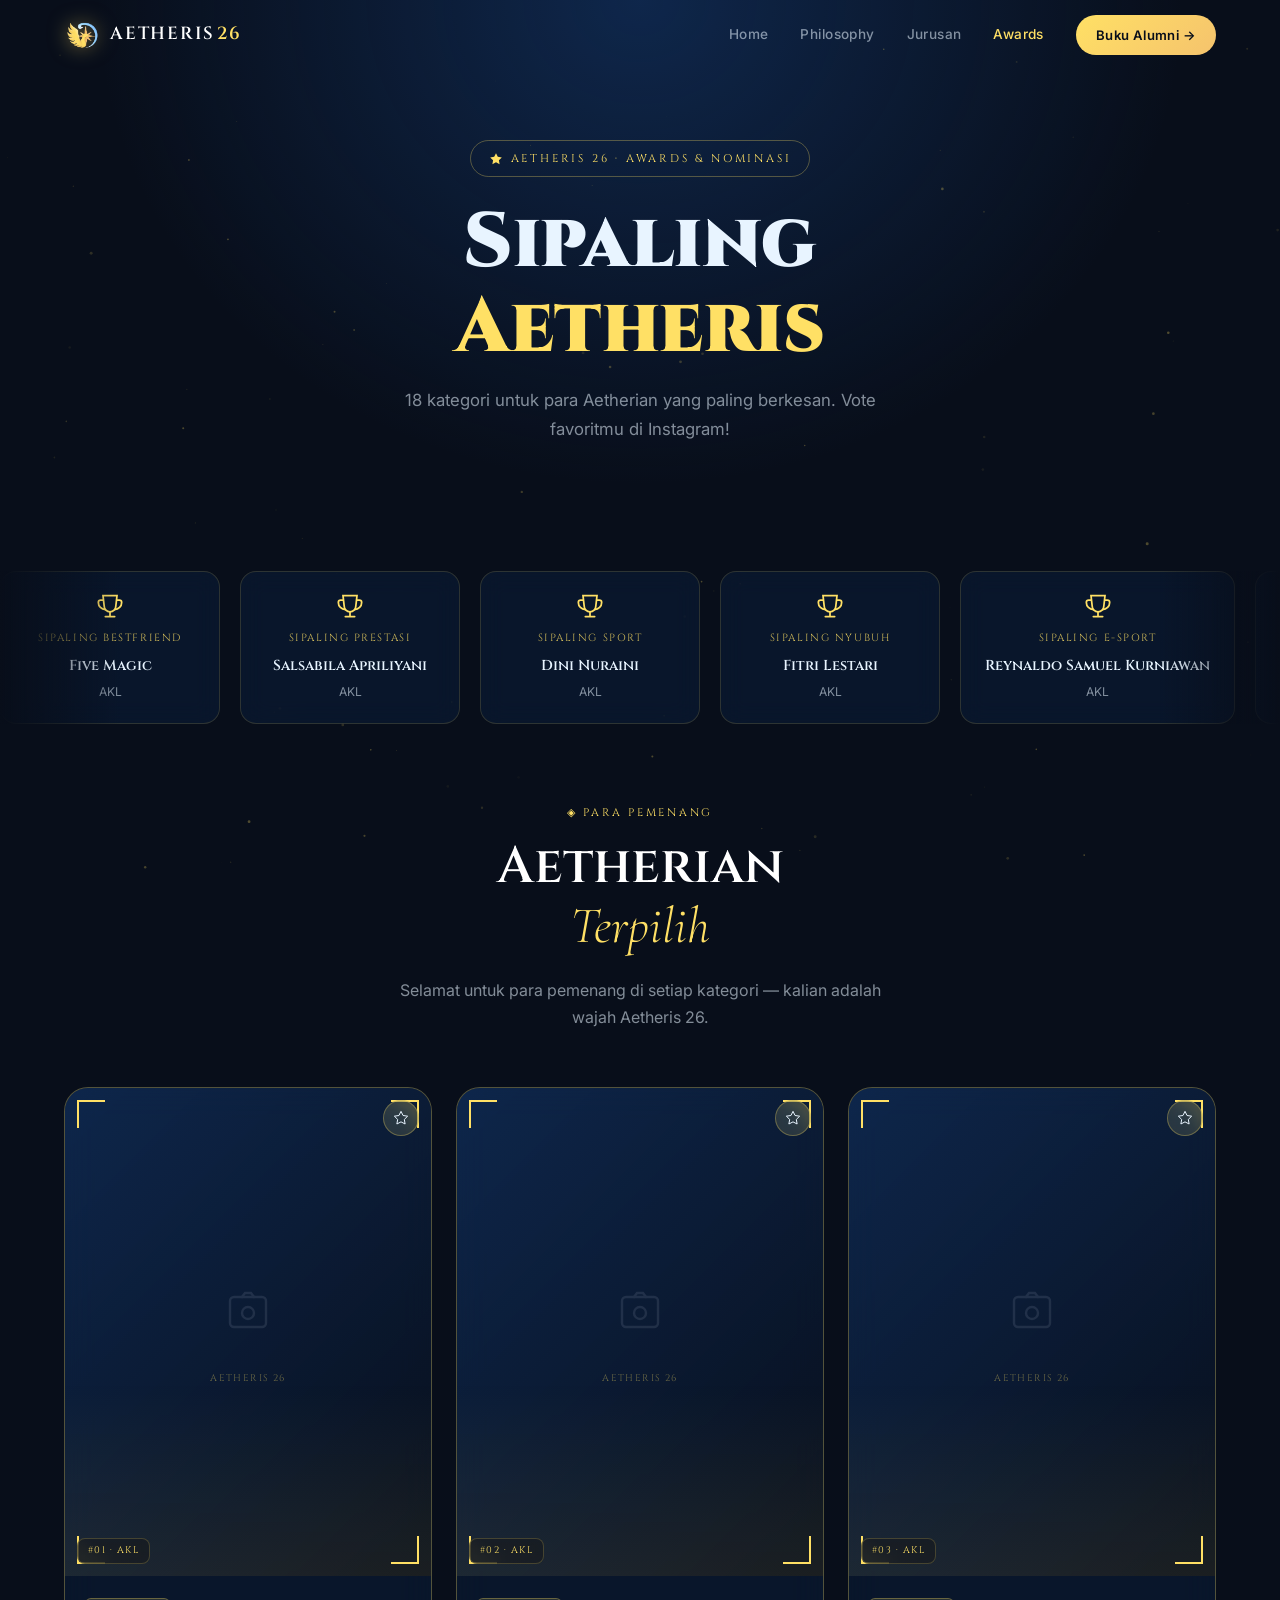
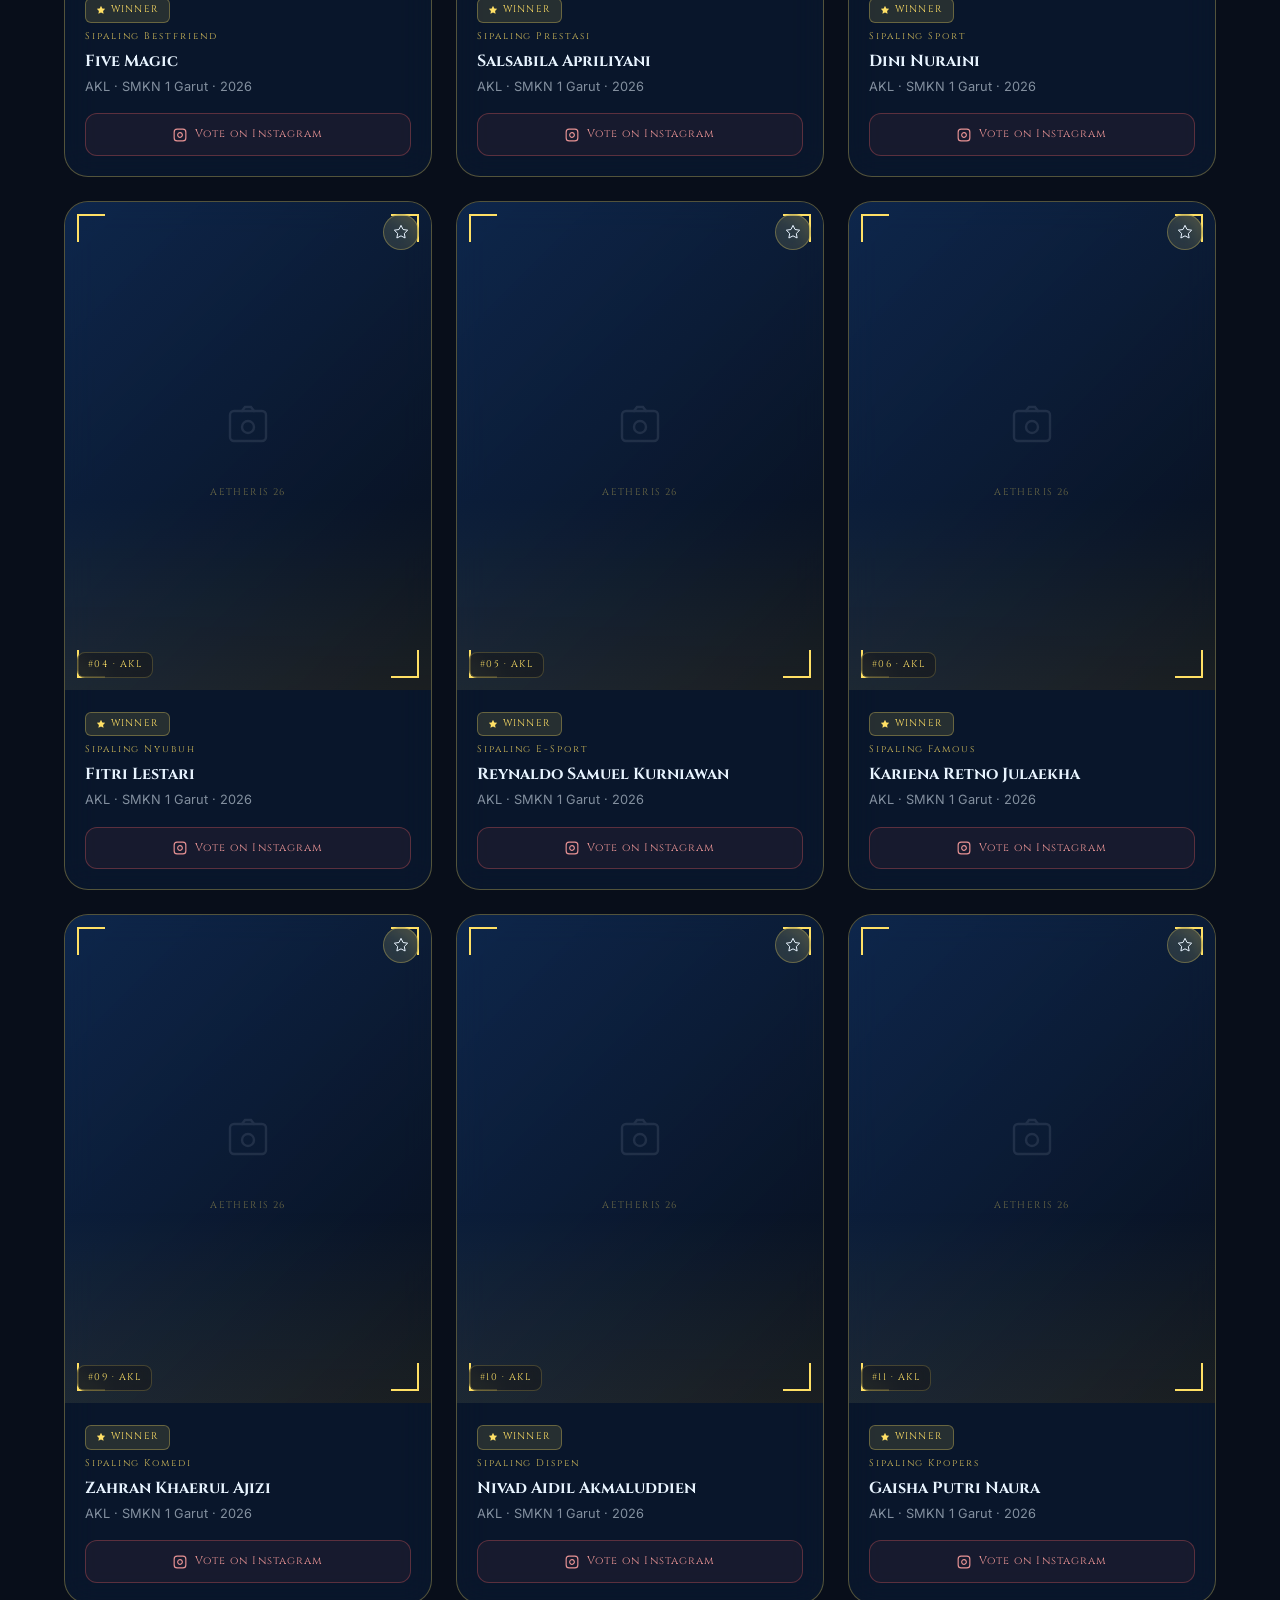
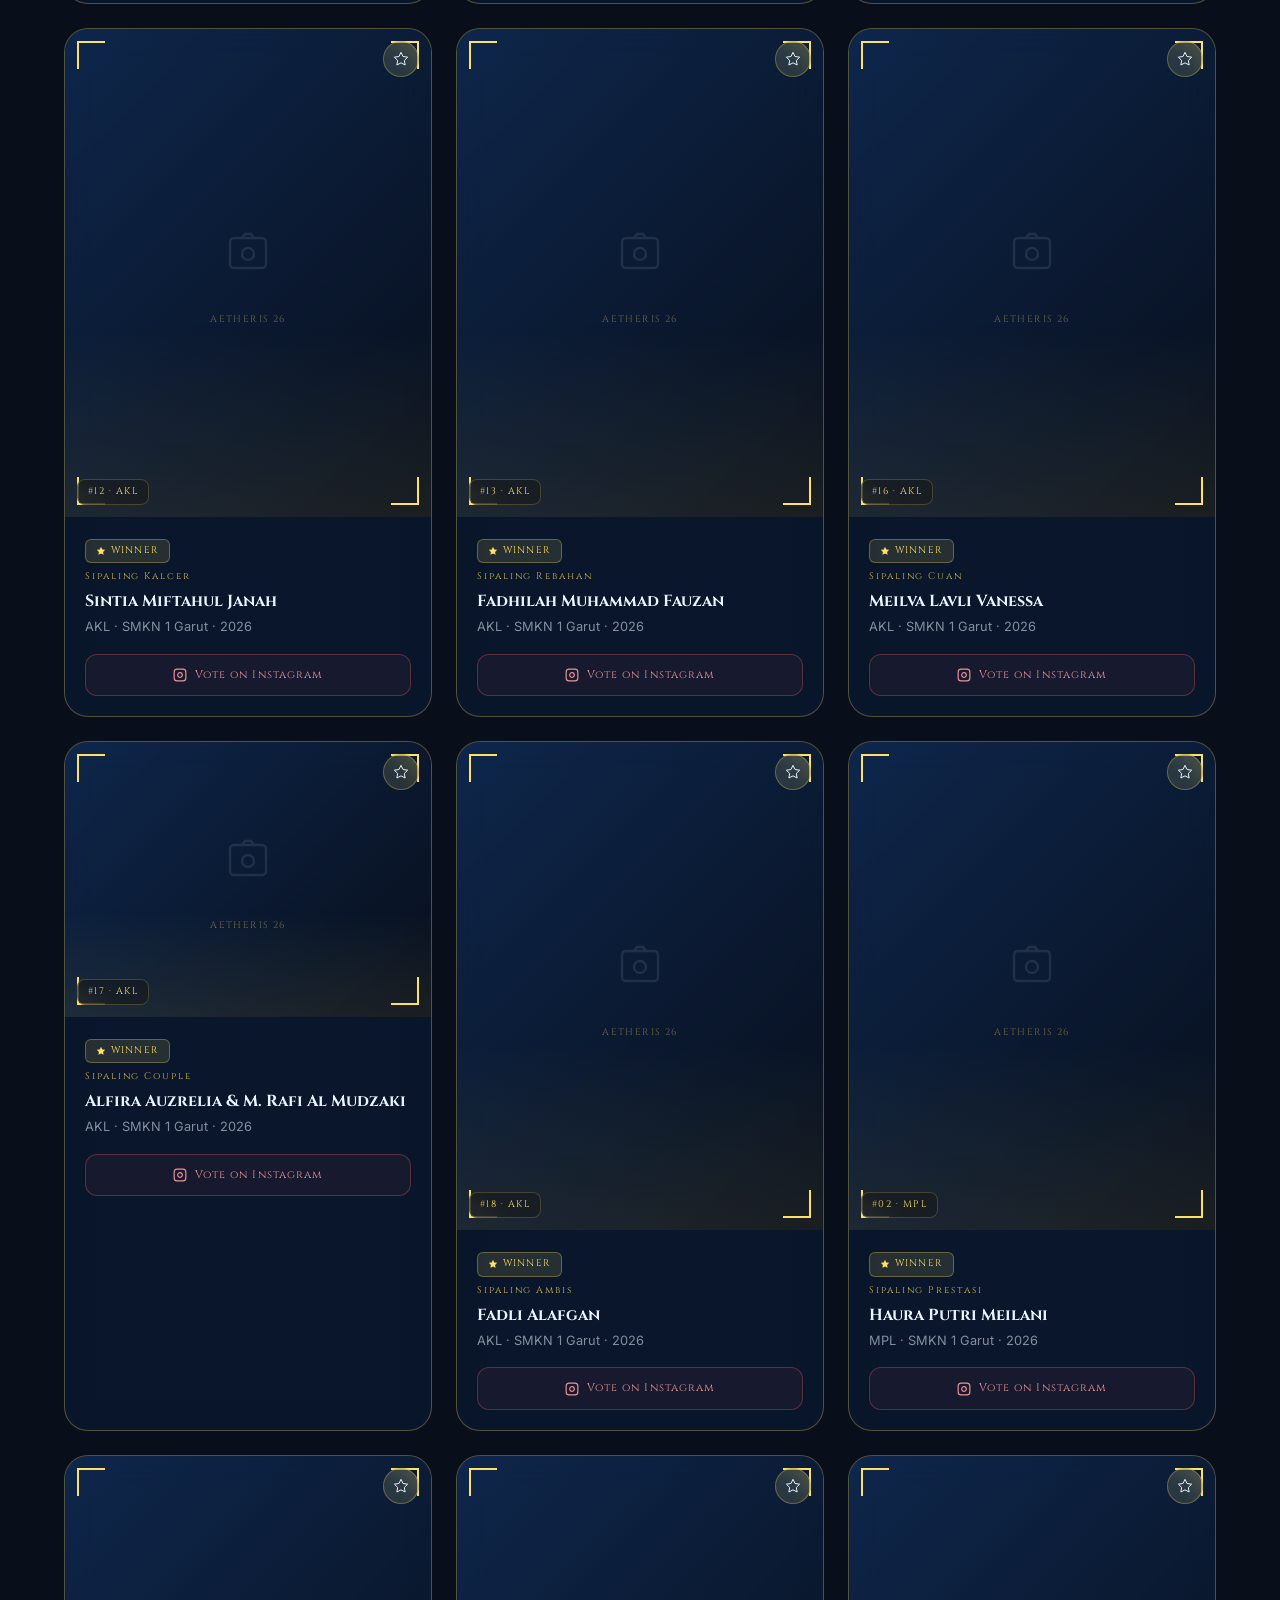
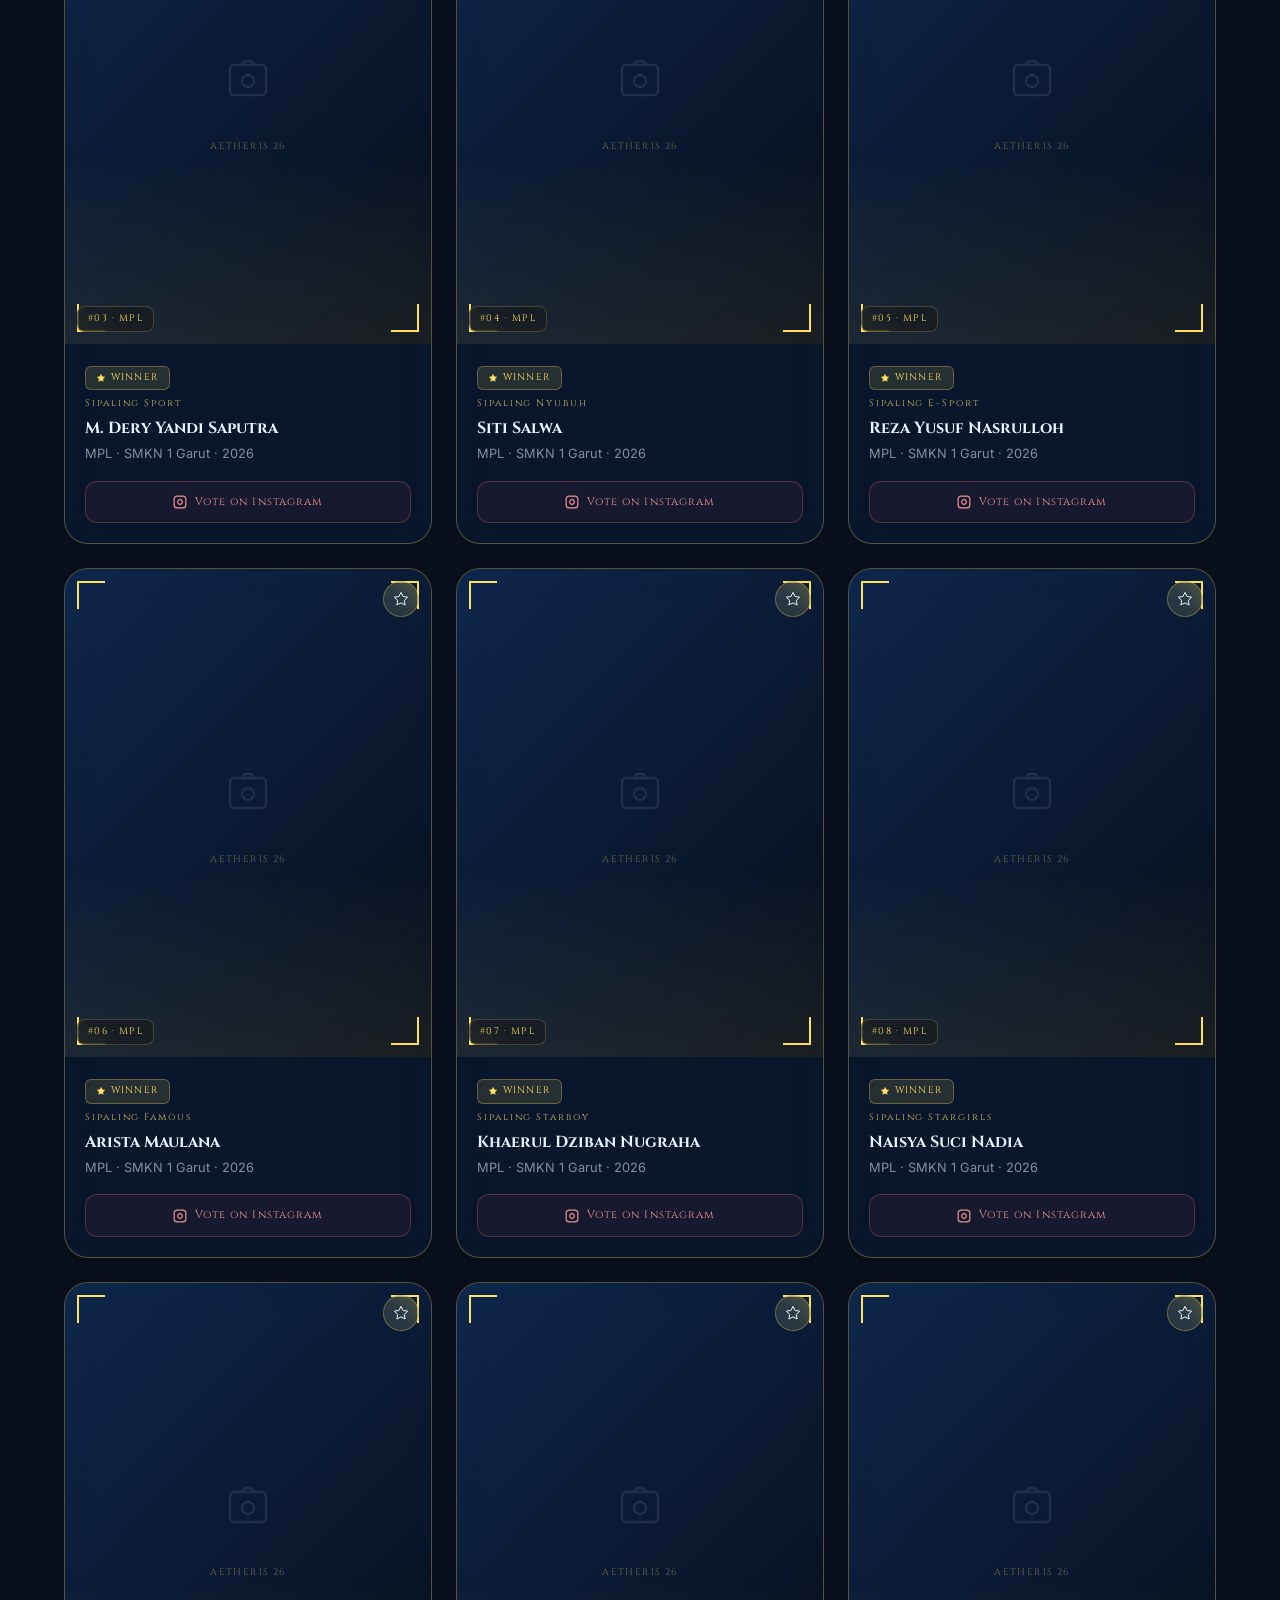
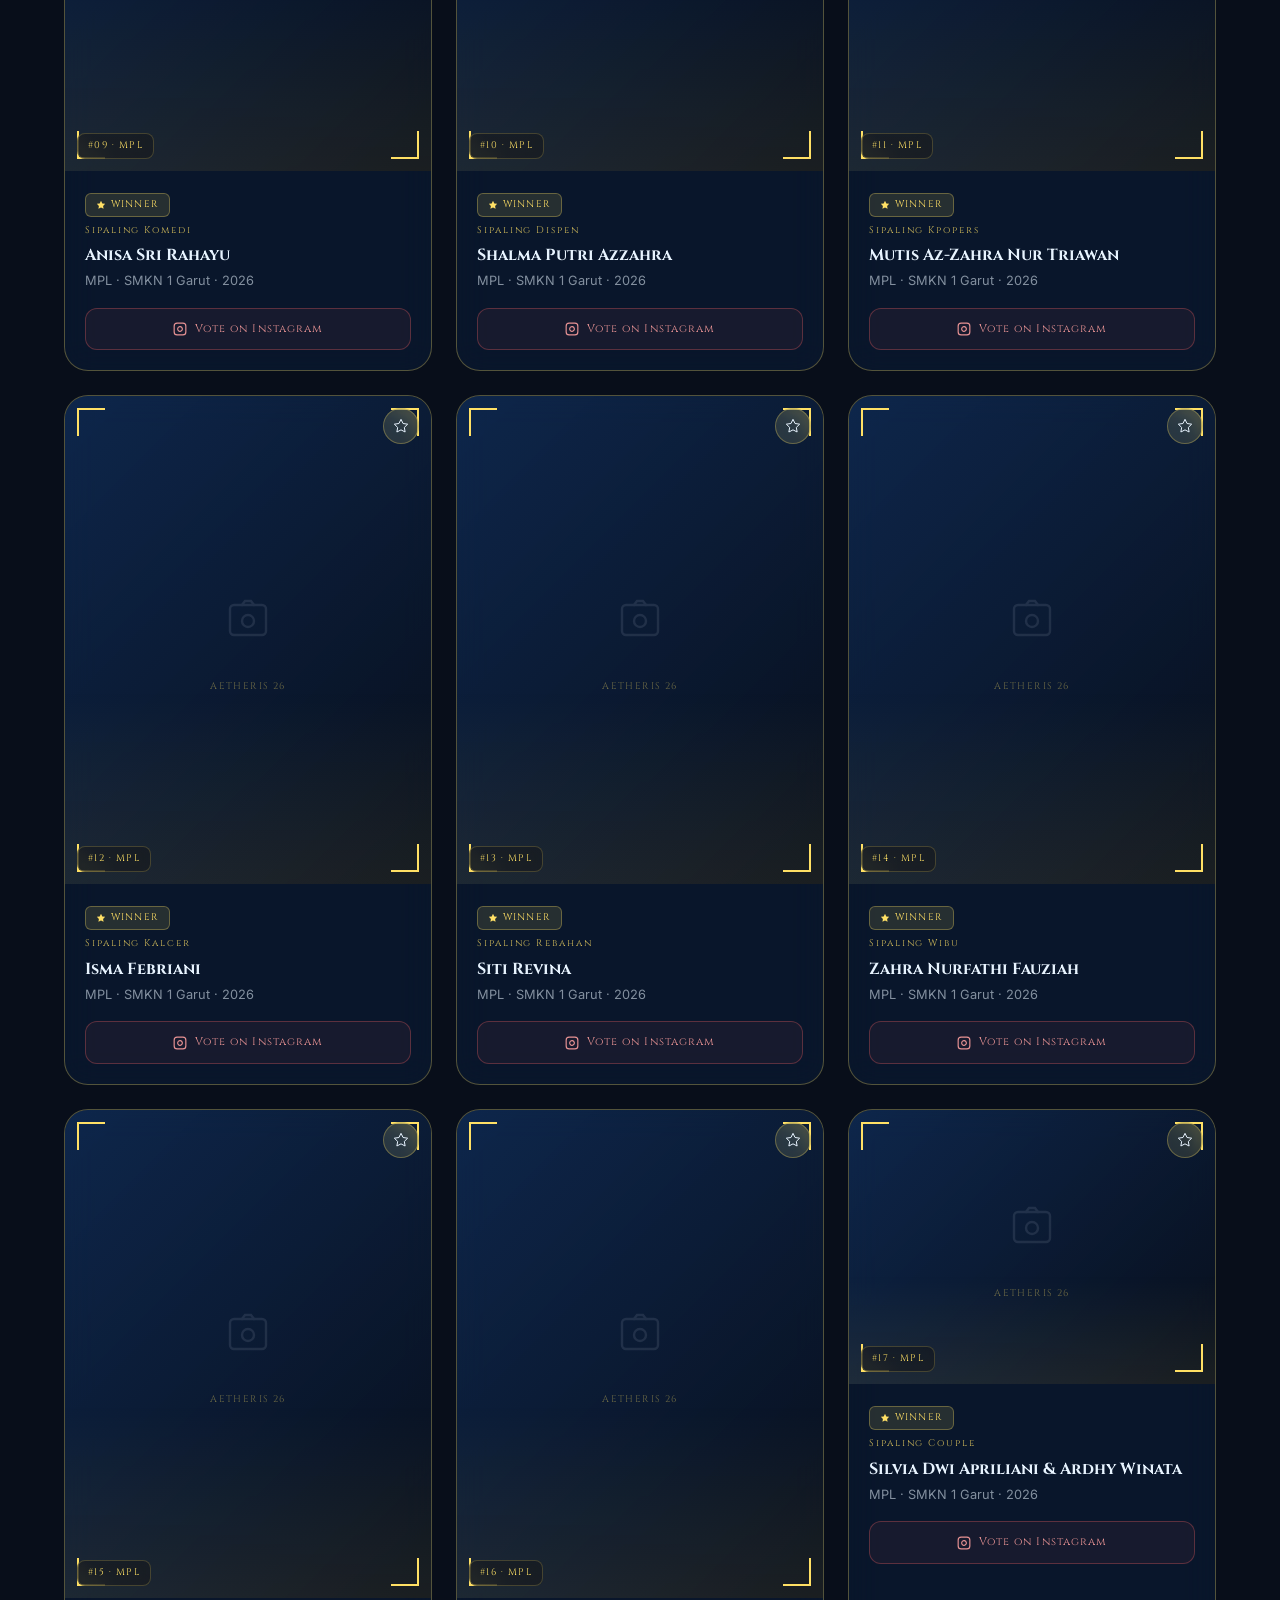
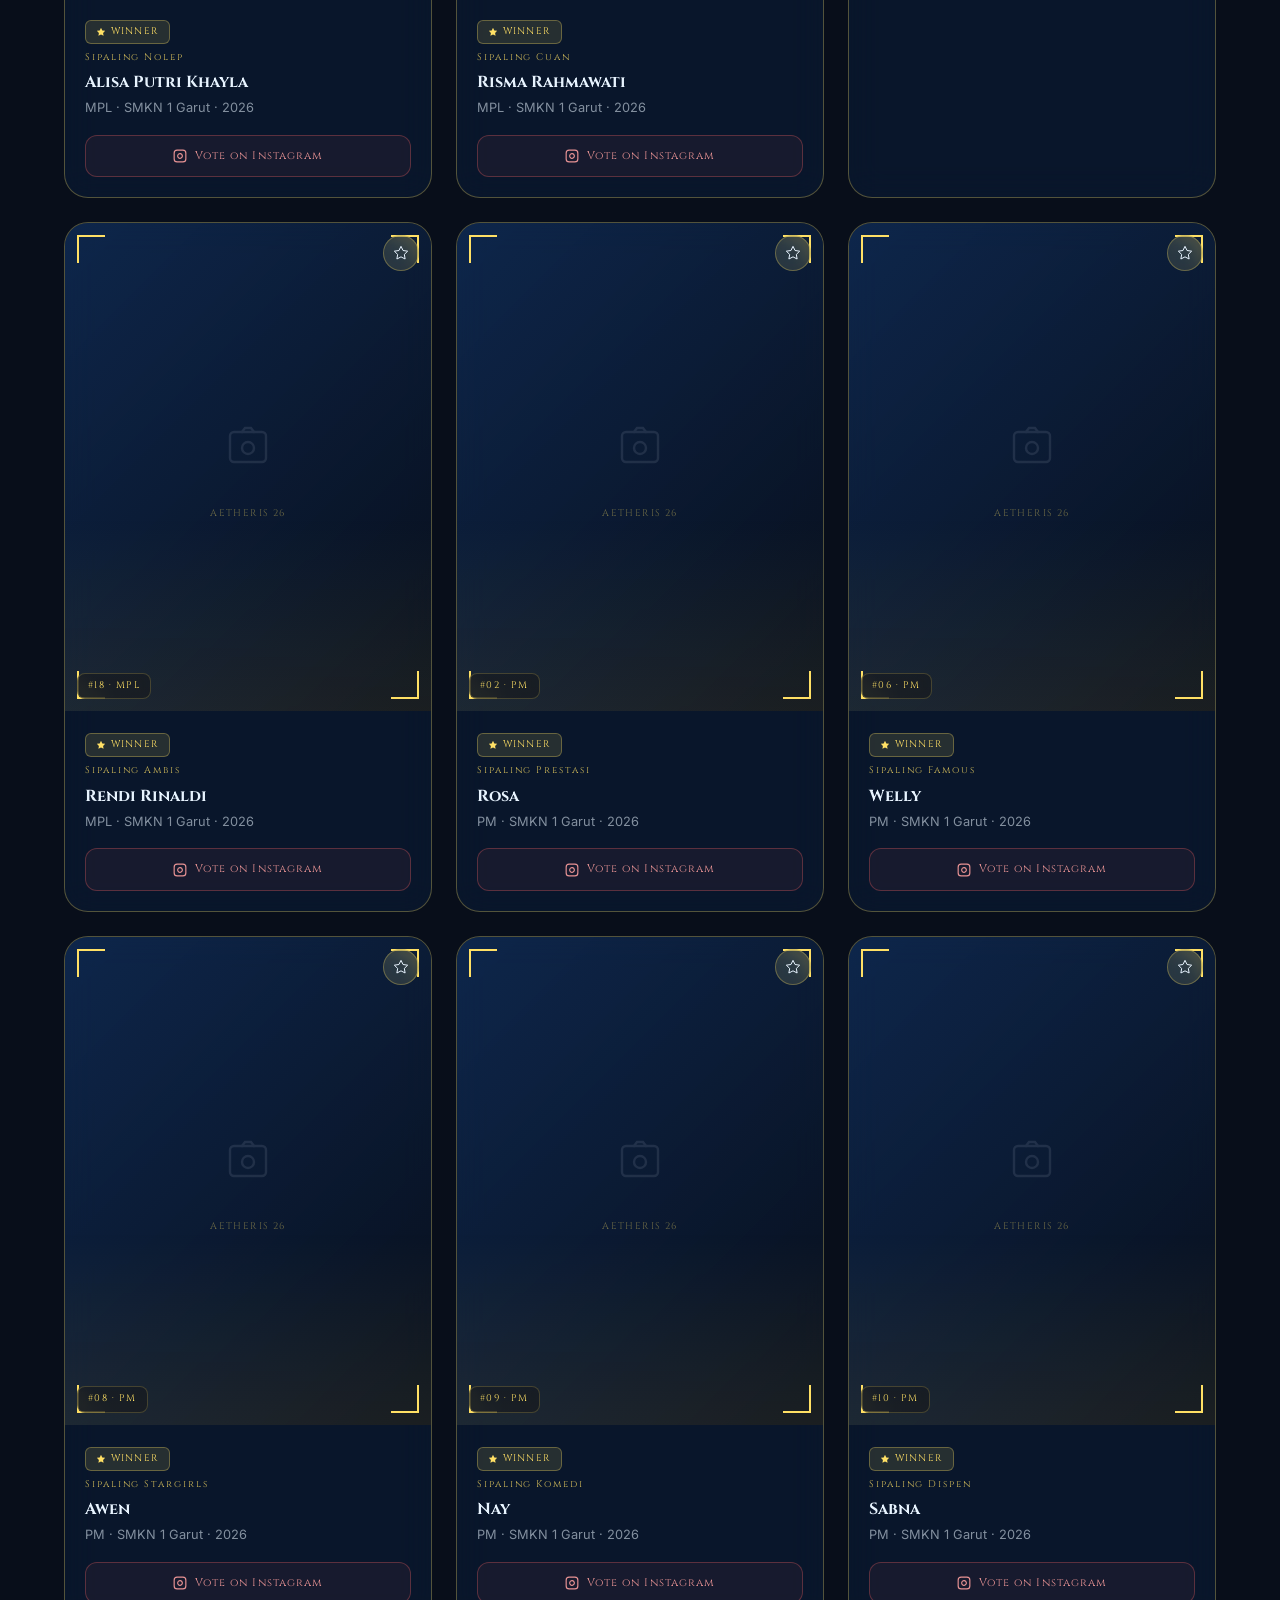
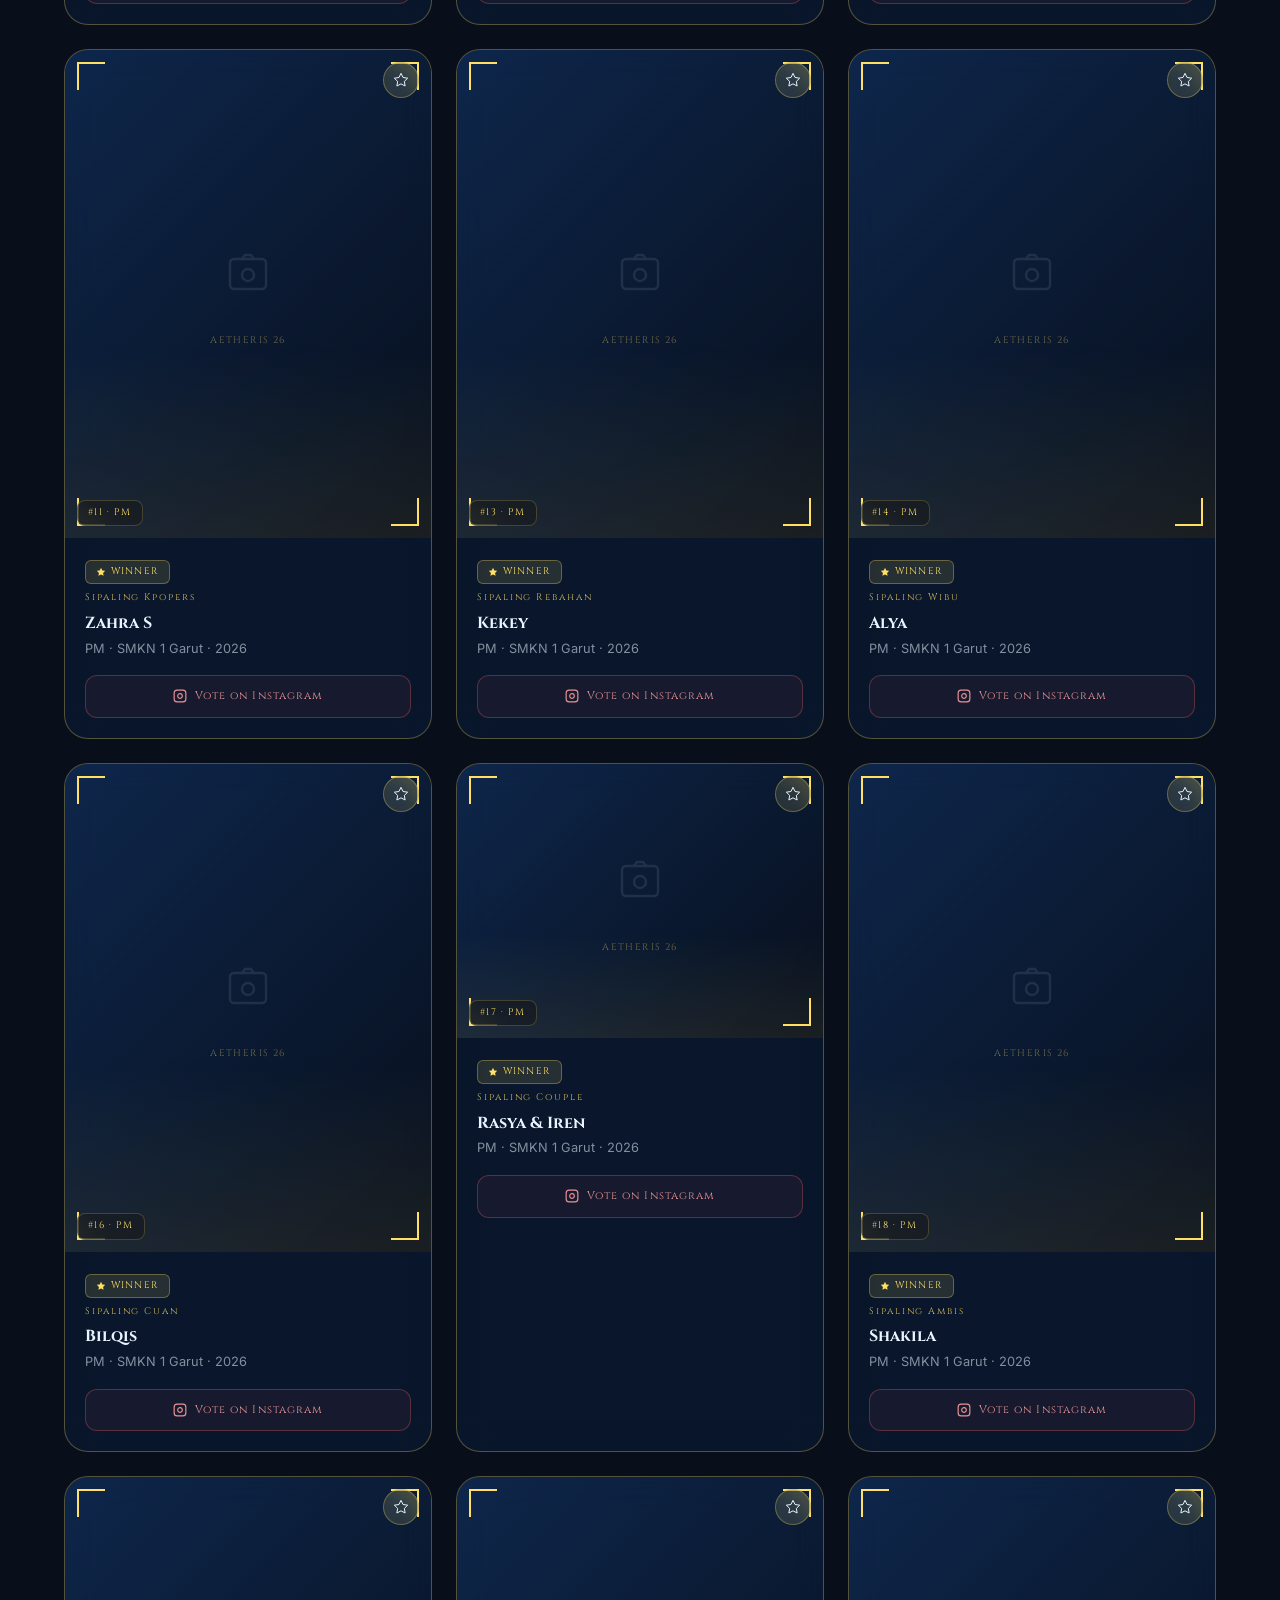
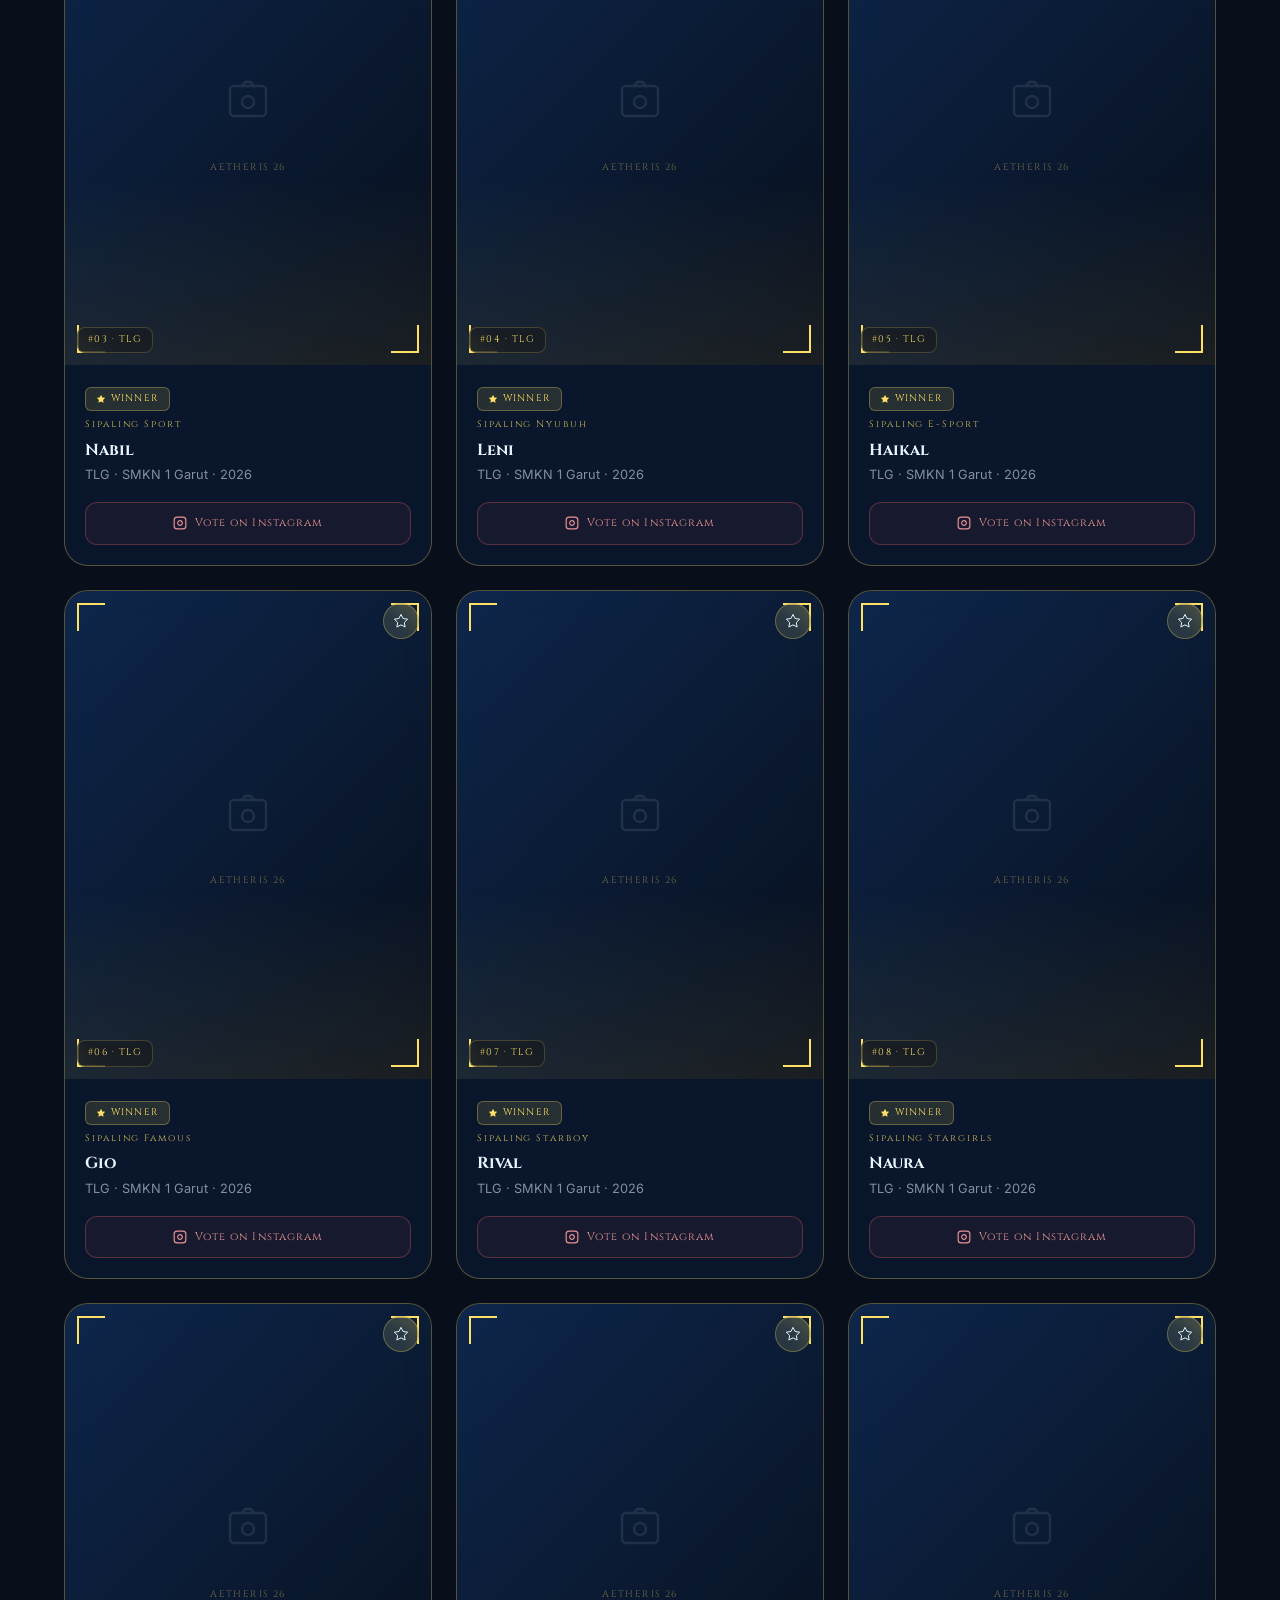
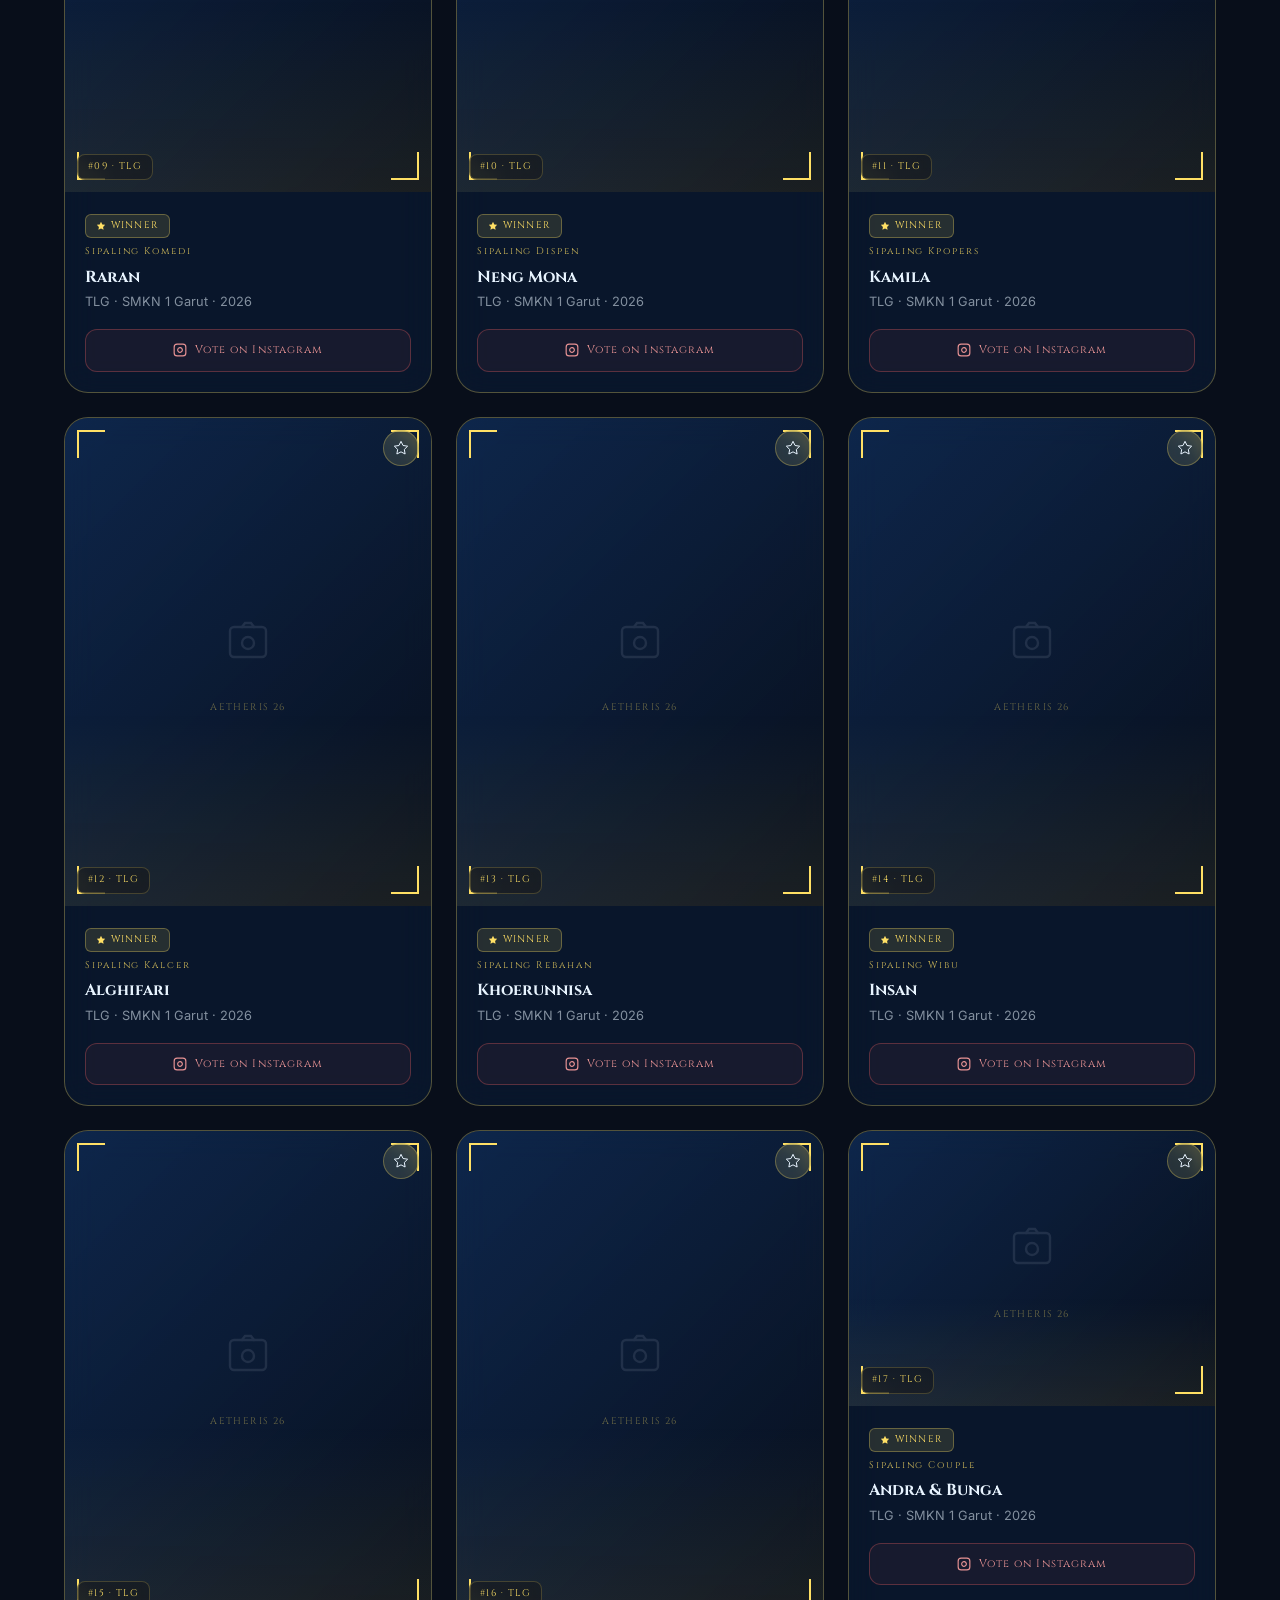
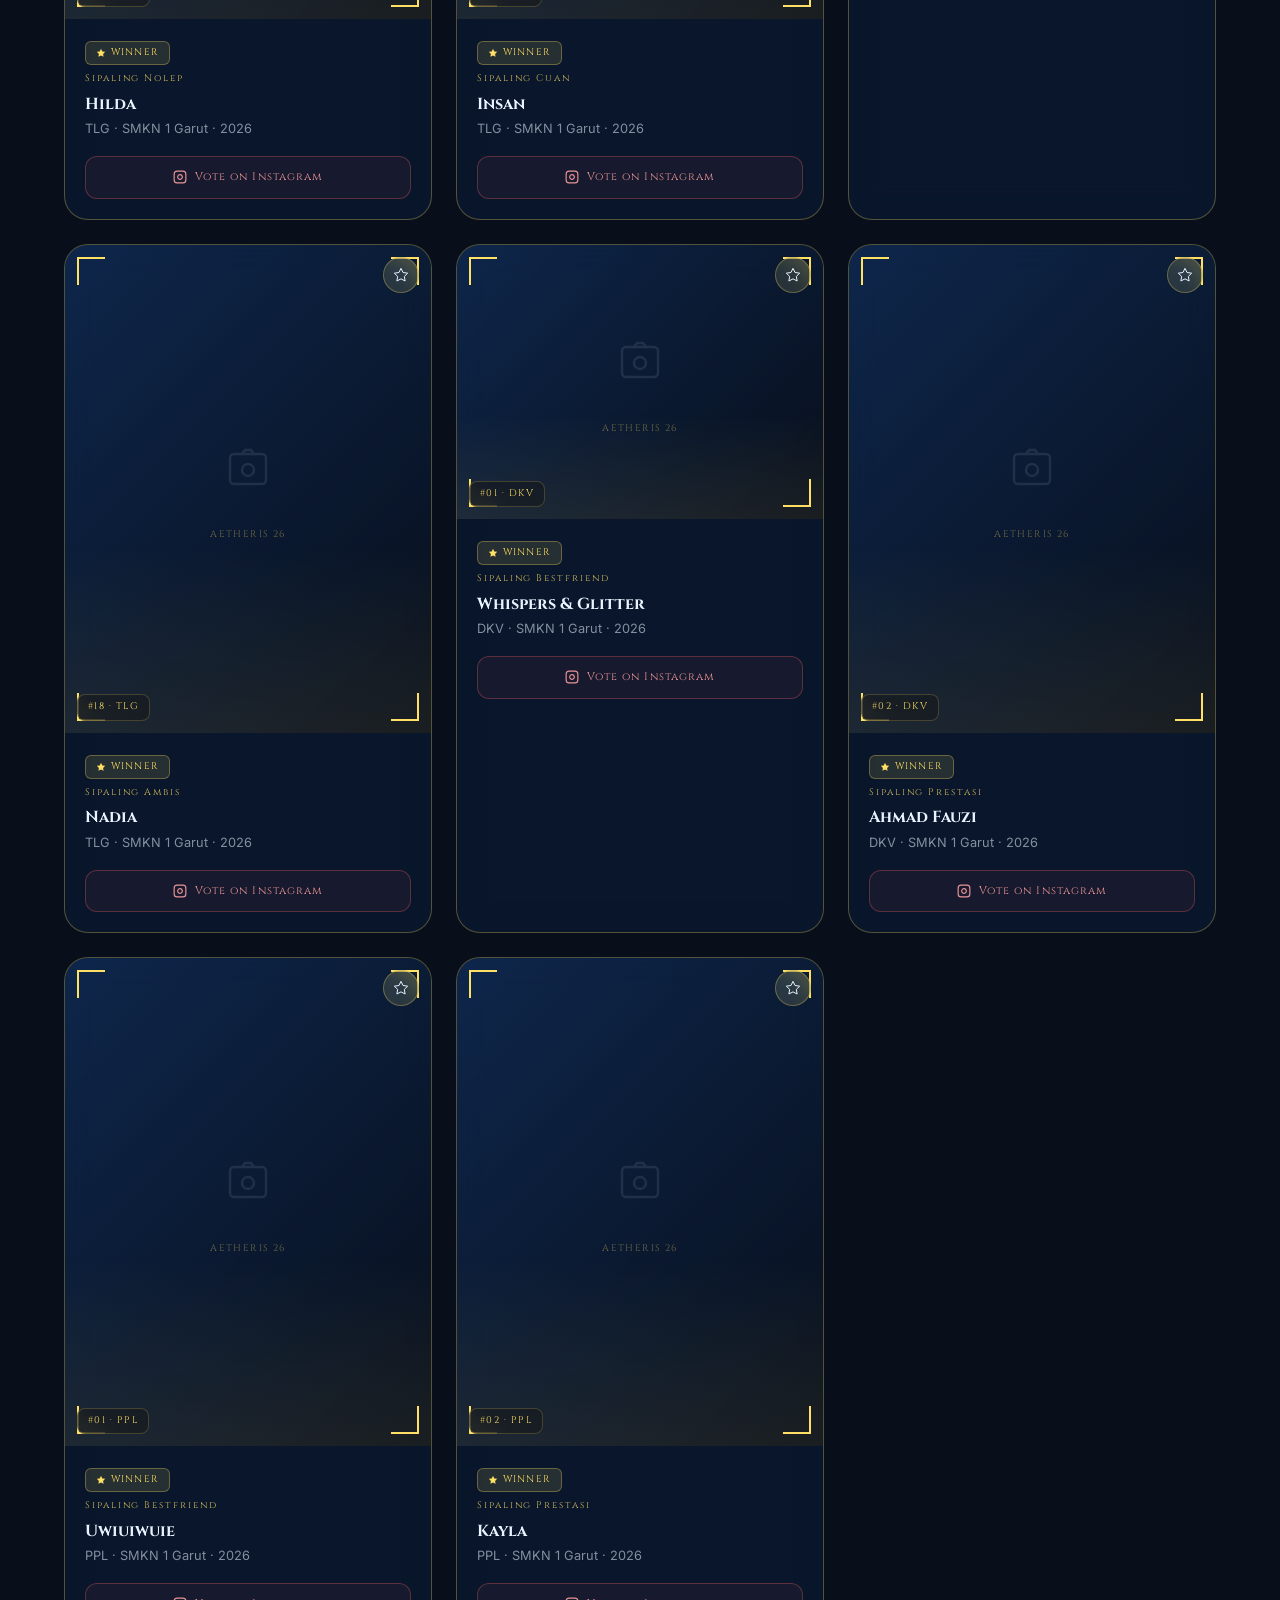
<file: awards.html>
<!DOCTYPE html>
<html lang="id">
<head>
    <meta charset="UTF-8">
    <meta name="viewport" content="width=device-width, initial-scale=1.0">
    <title>Awards & Nominasi — AETHERIS 26</title>
    <link rel="preconnect" href="https://fonts.googleapis.com">
    <link href="https://fonts.googleapis.com/css2?family=Cinzel:wght@400;600;900&family=Inter:wght@300;400;500;600&family=Cormorant+Garamond:ital,wght@0,300;0,600;1,300;1,600&display=swap" rel="stylesheet">
    <link rel="stylesheet" href="assets/css/main.css">
    <link rel="stylesheet" href="assets/css/transitions.css">
    <style>
    /* ============================================================
       AWARDS PAGE — AETHERIS 26
    ============================================================ */

    /* ===== WINNER CAROUSEL ===== */
    .awards-hero { padding: 140px 0 80px; background: radial-gradient(ellipse at top, rgba(21,63,124,0.5) 0%, transparent 60%), var(--dark); text-align: center; }
    .awards-hero-badge { display: inline-flex; align-items: center; gap: 8px; font-family: var(--font-display); font-size: 0.7rem; letter-spacing: 0.25em; color: var(--gold); border: 1px solid rgba(255,224,101,0.3); padding: 8px 18px; border-radius: 30px; margin-bottom: 24px; }
    .awards-hero-title { font-family: var(--font-display); font-size: clamp(2.5rem, 6vw, 5rem); font-weight: 900; color: var(--text-main); line-height: 1.1; margin-bottom: 16px; }
    .awards-hero-title .gold { color: var(--gold); }
    .awards-hero-sub { color: var(--text-muted); font-size: 1.05rem; max-width: 500px; margin: 0 auto 48px; line-height: 1.7; }

    /* Winner Slider */
    .winners-slider-wrap { padding: 0 0 80px; overflow: hidden; }
    .winners-slider-title { text-align: center; margin-bottom: 40px; }
    .winners-track-outer { overflow: hidden; position: relative; }
    .winners-track-outer::before, .winners-track-outer::after {
        content: ''; position: absolute; top: 0; bottom: 0; width: 120px; z-index: 10; pointer-events: none;
    }
    .winners-track-outer::before { left: 0; background: linear-gradient(to right, var(--dark), transparent); }
    .winners-track-outer::after { right: 0; background: linear-gradient(to left, var(--dark), transparent); }
    .winners-track { display: flex; gap: 20px; animation: slideWinners 60s linear infinite; width: max-content; }
    .winners-track:hover { animation-play-state: paused; }
    @keyframes slideWinners { 0% { transform: translateX(0); } 100% { transform: translateX(-50%); } }

    .winner-chip { flex-shrink: 0; background: var(--glass); backdrop-filter: blur(12px); border: 1px solid rgba(255,224,101,0.15); border-radius: 16px; padding: 20px 24px; min-width: 220px; text-align: center; transition: border-color 0.3s; }
    .winner-chip:hover { border-color: rgba(255,224,101,0.4); }
    .winner-trophy { width: 28px; height: 28px; margin: 0 auto 10px; color: var(--gold); display: flex; align-items: center; justify-content: center; } .winner-trophy svg { width: 100%; height: 100%; }
    .winner-category { font-family: var(--font-display); font-size: 0.65rem; letter-spacing: 0.15em; color: var(--gold); margin-bottom: 6px; opacity: 0.8; text-transform: uppercase; }
    .winner-name { font-family: var(--font-display); font-size: 0.9rem; color: var(--text-main); font-weight: 600; }
    .winner-jurusan { font-size: 0.75rem; color: var(--text-muted); margin-top: 4px; }

    /* ===== FILTER TABS ===== */
    .awards-filter { display: flex; justify-content: center; gap: 10px; flex-wrap: wrap; margin-bottom: 48px; }
    .filter-tab { font-family: var(--font-display); font-size: 0.7rem; letter-spacing: 0.1em; padding: 8px 20px; border-radius: 24px; border: 1px solid var(--glass-border); background: var(--glass); color: var(--text-muted); cursor: pointer; transition: all 0.25s; }
    .filter-tab:hover, .filter-tab.active { background: rgba(255,224,101,0.12); border-color: rgba(255,224,101,0.35); color: var(--gold); }

    /* ===== NOMINATION GRID ===== */
    .nominations-section { padding: 60px 0 100px; }
    .nominations-grid { display: grid; grid-template-columns: repeat(auto-fill, minmax(280px, 1fr)); gap: 24px; }
    .nomination-card { background: var(--glass); backdrop-filter: blur(16px); border: 1px solid var(--glass-border); border-radius: 24px; overflow: hidden; transition: transform 0.35s ease, border-color 0.35s ease, box-shadow 0.35s ease; cursor: default; }
    .nomination-card:hover { transform: translateY(-6px); border-color: rgba(255,224,101,0.25); box-shadow: 0 20px 60px rgba(0,0,0,0.35); }

    /* Photo frame */
    .nom-photo-frame { position: relative; width: 100%; aspect-ratio: 3/4; background: linear-gradient(135deg, rgba(21,63,124,0.4) 0%, rgba(8,14,26,0.9) 100%); overflow: hidden; }
    .nom-photo-frame img { width: 100%; height: 100%; object-fit: cover; display: block; }
    .nom-photo-placeholder { width: 100%; height: 100%; display: flex; flex-direction: column; align-items: center; justify-content: center; gap: 12px; }
    .nom-frame-corner { position: absolute; width: 28px; height: 28px; }
    .nom-frame-corner.tl { top: 12px; left: 12px; border-top: 2px solid var(--gold); border-left: 2px solid var(--gold); }
    .nom-frame-corner.tr { top: 12px; right: 12px; border-top: 2px solid var(--gold); border-right: 2px solid var(--gold); }
    .nom-frame-corner.bl { bottom: 12px; left: 12px; border-bottom: 2px solid var(--gold); border-left: 2px solid var(--gold); }
    .nom-frame-corner.br { bottom: 12px; right: 12px; border-bottom: 2px solid var(--gold); border-right: 2px solid var(--gold); }
    .nom-photo-icon { font-size: 3rem; opacity: 0.4; }
    .nom-photo-hint { font-family: var(--font-display); font-size: 0.6rem; letter-spacing: 0.15em; color: rgba(255,224,101,0.4); text-align: center; padding: 0 20px; }
    .nom-trophy-badge { position: absolute; top: 12px; right: 12px; width: 36px; height: 36px; background: rgba(255,224,101,0.12); backdrop-filter: blur(8px); border: 1px solid rgba(255,224,101,0.3); border-radius: 50%; display: flex; align-items: center; justify-content: center; font-size: 1rem; }
    .nom-number-badge { position: absolute; bottom: 12px; left: 12px; font-family: var(--font-display); font-size: 0.6rem; letter-spacing: 0.15em; color: var(--gold); background: rgba(8,14,26,0.7); backdrop-filter: blur(8px); padding: 4px 10px; border-radius: 8px; border: 1px solid rgba(255,224,101,0.2); }

    /* Card body */
    .nom-body { padding: 20px; }
    .nom-category { font-family: var(--font-display); font-size: 0.6rem; letter-spacing: 0.2em; color: var(--gold); margin-bottom: 6px; opacity: 0.8; }
    .nom-name { font-family: var(--font-display); font-size: 1rem; font-weight: 700; color: var(--text-main); margin-bottom: 4px; line-height: 1.3; }
    .nom-jurusan { font-size: 0.8rem; color: var(--text-muted); margin-bottom: 16px; }
    .nom-vote-btn { display: flex; align-items: center; justify-content: center; gap: 8px; width: 100%; padding: 11px 16px; border-radius: 12px; border: 1px solid rgba(255,100,100,0.3); background: rgba(255,100,100,0.06); color: rgba(255,160,160,0.9); font-family: var(--font-display); font-size: 0.68rem; letter-spacing: 0.1em; text-decoration: none; transition: all 0.25s; }
    .nom-vote-btn:hover { background: rgba(255,100,100,0.15); border-color: rgba(255,100,100,0.5); color: #fff; }
    .nom-vote-btn svg { flex-shrink: 0; }

    /* Couple card */
    .nomination-card.couple .nom-photo-frame { aspect-ratio: 4/3; }

    /* Winner ribbon */
    .nomination-card.is-winner { border-color: rgba(255,224,101,0.3); }
    .nomination-card.is-winner .nom-photo-frame::after { content: ''; position: absolute; inset: 0; background: linear-gradient(to bottom, transparent 60%, rgba(255,224,101,0.08)); }
    .winner-ribbon { display: inline-flex; align-items: center; gap: 5px; background: rgba(255,224,101,0.12); border: 1px solid rgba(255,224,101,0.3); border-radius: 6px; padding: 3px 10px; font-family: var(--font-display); font-size: 0.6rem; letter-spacing: 0.12em; color: var(--gold); margin-bottom: 6px; }

    /* Section label for group */
    .nom-group-title { font-family: var(--font-display); font-size: 0.8rem; letter-spacing: 0.2em; color: var(--sky); margin: 48px 0 20px; padding-bottom: 10px; border-bottom: 1px solid var(--glass-border); text-transform: uppercase; display: flex; align-items: center; gap: 10px; }
    .nom-group-title::before { content: ''; display: block; width: 24px; height: 1px; background: var(--sky); }


    /* ===== MOBILE FIXES ===== */
    @media (max-width: 768px) {
        /* Hero */
        .awards-hero { padding: 110px 0 60px; }
        .awards-hero-sub { font-size: 0.9rem; padding: 0 8px; }
        /* Winner ticker chips */
        .winner-chip { min-width: 170px; padding: 14px 16px; }
        /* Nominations grid: 1 col on narrow, 2 col on wider mobile */
        .nominations-grid { grid-template-columns: repeat(auto-fill, minmax(260px, 1fr)); gap: 16px; }
        /* Filter tabs: smaller and wrap nicely */
        .awards-filter { gap: 8px; margin-bottom: 32px; }
        .filter-tab { font-size: 0.65rem; padding: 7px 14px; }
        /* Section padding */
        .nominations-section { padding: 40px 0 60px; }
        /* Container padding */
        .container { padding: 0 16px; }
    }
    @media (max-width: 480px) {
        .awards-hero { padding: 100px 0 48px; }
        .nominations-grid { grid-template-columns: 1fr 1fr; gap: 12px; }
        /* On very small screens, single column */

        .nom-name { font-size: 0.88rem; }
        .nom-body { padding: 14px; }
        .section-title { font-size: 1.8rem; }
    }

    </style>
</head>
<body>

    <canvas id="starfield" class="starfield"></canvas>

    <!-- NAV -->
    <nav class="glass-nav" id="mainNav">
        <div class="nav-inner">
            <div class="logo">
                <a href="index.html" class="logo" style="display:flex;align-items:center;gap:10px;text-decoration:none;">
                    <div class="logo-icon"><img src="assets/images/logo-aetheris.png" alt="" class="logo-img"></div>
                    <span class="logo-text">AETHERIS<em>26</em></span>
                </a>
            </div>
            <div class="nav-links">
                <a href="index.html">Home</a>
                <a href="index.html#philosophy">Philosophy</a>
                <a href="index.html#departments">Jurusan</a>
                <a href="awards.html" style="color:var(--gold)">Awards</a>
                <a href="gallery.html" class="nav-cta">Buku Alumni →</a>
            </div>
            <button class="hamburger" id="hamburger" aria-label="Menu"><span></span><span></span><span></span></button>
        </div>
        <div class="mobile-menu" id="mobileMenu">
            <a href="index.html">Home</a>
            <a href="index.html#departments">Jurusan</a>
            <a href="awards.html">Awards</a>
            <a href="yearbook-gallery.html">Galeri Kelas</a>
            <a href="gallery.html" class="mobile-cta">Buku Alumni →</a>
        </div>
    </nav>

    <!-- HERO -->
    <section class="awards-hero">
        <canvas id="starfield" style="position:absolute;top:0;left:0;pointer-events:none;z-index:0;width:100%;height:100%;"></canvas>
        <div class="container" style="position:relative;z-index:1;">
            <div class="awards-hero-badge">
                <svg width="14" height="14" viewBox="0 0 24 24" fill="currentColor"><polygon points="12 2 15.09 8.26 22 9.27 17 14.14 18.18 21.02 12 17.77 5.82 21.02 7 14.14 2 9.27 8.91 8.26 12 2"/></svg>
                AETHERIS 26 · AWARDS & NOMINASI
            </div>
            <h1 class="awards-hero-title">
                Sipaling<br><span class="gold">Aetheris</span>
            </h1>
            <p class="awards-hero-sub">
                18 kategori untuk para Aetherian yang paling berkesan. Vote favoritmu di Instagram!
            </p>
        </div>
    </section>

    <!-- WINNER TICKER (slow scroll) -->
    <section class="winners-slider-wrap" style="padding: 0 0 60px;">
        <div class="winners-track-outer">
            <div class="winners-track" id="winnersTrack">
                <!-- Dynamically populated below -->
            </div>
        </div>
    </section>

    <!-- WINNERS GRID — framed cards -->
    <section class="nominations-section" style="padding-top: 20px;">
        <div class="container">
            <div class="section-header">
                <span class="section-label">◈ PARA PEMENANG</span>
                <h2 class="section-title">Aetherian<br><em>Terpilih</em></h2>
                <p class="section-desc">Selamat untuk para pemenang di setiap kategori — kalian adalah wajah Aetheris 26.</p>
            </div>
            <div class="nominations-grid" id="winnersGrid">
                <!-- Winners only, populated by JS -->
            </div>
        </div>
    </section>

    <div style="padding: 40px 0 0;"><div style="max-width:200px;margin:0 auto;height:1px;background:linear-gradient(to right,transparent,rgba(149,206,255,0.25),transparent);"></div></div>

    <!-- ALL NOMINATIONS for voting -->
    <section class="nominations-section" style="padding-top: 60px;">
        <div class="container">
            <div class="section-header">
                <span class="section-label">◈ NOMINASI LENGKAP</span>
                <h2 class="section-title">Vote Favorit<br><em>Kamu di Instagram</em></h2>
                <p class="section-desc">Semua kandidat — klik "Vote on Instagram" dan support mereka!</p>
            </div>

            <div class="awards-filter">
                <button class="filter-tab active" data-filter="all">Semua</button>
                <button class="filter-tab" data-filter="AKL">AKL</button>
                <button class="filter-tab" data-filter="MPL">MPL</button>
                <button class="filter-tab" data-filter="PM">PM</button>
                <button class="filter-tab" data-filter="TLG">TLG</button>
                <button class="filter-tab" data-filter="DKV">DKV</button>
                <button class="filter-tab" data-filter="PPL">PPL</button>
                <button class="filter-tab" data-filter="TJK">TJK</button>
                <button class="filter-tab" data-filter="TKF">TKF</button>
                <button class="filter-tab" data-filter="TLM">TLM</button>
                <button class="filter-tab" data-filter="TET">TET</button>
            </div>

            <div class="nominations-grid" id="nominationsGrid">
                <!-- All nominations, populated by JS -->
            </div>
        </div>
    </section>

    <!-- FOOTER -->
    <footer class="footer">
        <div class="container footer-inner">
            <div class="footer-logo">
                <img src="assets/images/logo-aetheris.png" alt="Aetheris 26" class="footer-logo-img">
                <span>AETHERIS<em>26</em></span>
            </div>
            <p class="footer-tagline">"Rising Above Horizons."</p>
            <div class="footer-divider"></div>
            <p class="footer-copy">&copy; 2026 AETHERIS · SMKN 1 GARUT</p>
        </div>
    </footer>

    <script>
    // ===== NOMINATION DATA (dari spreadsheet REKAP TEMA DAN NOMINASI) =====
    const nominasiData = [
        // JURUSAN AKL
        { no: 1, kategori: 'Sipaling Bestfriend', nama: 'Five Magic', jurusan: 'AKL', winner: true },
        { no: 2, kategori: 'Sipaling Prestasi', nama: 'Salsabila Apriliyani', jurusan: 'AKL', winner: true },
        { no: 3, kategori: 'Sipaling Sport', nama: 'Dini Nuraini', jurusan: 'AKL', winner: true },
        { no: 4, kategori: 'Sipaling Nyubuh', nama: 'Fitri Lestari', jurusan: 'AKL', winner: true },
        { no: 5, kategori: 'Sipaling E-Sport', nama: 'Reynaldo Samuel Kurniawan', jurusan: 'AKL', winner: true },
        { no: 6, kategori: 'Sipaling Famous', nama: 'Kariena Retno Julaekha', jurusan: 'AKL', winner: true },
        { no: 7, kategori: 'Sipaling Starboy', nama: 'Belum Tersedia', jurusan: 'AKL', winner: false },
        { no: 8, kategori: 'Sipaling Stargirls', nama: 'Belum Tersedia', jurusan: 'AKL', winner: false },
        { no: 9, kategori: 'Sipaling Komedi', nama: 'Zahran Khaerul Ajizi', jurusan: 'AKL', winner: true },
        { no: 10, kategori: 'Sipaling Dispen', nama: 'Nivad Aidil Akmaluddien', jurusan: 'AKL', winner: true },
        { no: 11, kategori: 'Sipaling Kpopers', nama: 'Gaisha Putri Naura', jurusan: 'AKL', winner: true },
        { no: 12, kategori: 'Sipaling Kalcer', nama: 'Sintia Miftahul Janah', jurusan: 'AKL', winner: true },
        { no: 13, kategori: 'Sipaling Rebahan', nama: 'Fadhilah Muhammad Fauzan', jurusan: 'AKL', winner: true },
        { no: 14, kategori: 'Sipaling Wibu', nama: 'Belum Tersedia', jurusan: 'AKL', winner: false },
        { no: 15, kategori: 'Sipaling Nolep', nama: 'Belum Tersedia', jurusan: 'AKL', winner: false },
        { no: 16, kategori: 'Sipaling Cuan', nama: 'Meilva Lavli Vanessa', jurusan: 'AKL', winner: true },
        { no: 17, kategori: 'Sipaling Couple', nama: 'Alfira Auzrelia & M. Rafi Al Mudzaki', jurusan: 'AKL', winner: true, isCouple: true },
        { no: 18, kategori: 'Sipaling Ambis', nama: 'Fadli Alafgan', jurusan: 'AKL', winner: true },

        // JURUSAN MPL
        { no: 1, kategori: 'Sipaling Bestfriend', nama: 'Belum Tersedia', jurusan: 'MPL', winner: false },
        { no: 2, kategori: 'Sipaling Prestasi', nama: 'Haura Putri Meilani', jurusan: 'MPL', winner: true },
        { no: 3, kategori: 'Sipaling Sport', nama: 'M. Dery Yandi Saputra', jurusan: 'MPL', winner: true },
        { no: 4, kategori: 'Sipaling Nyubuh', nama: 'Siti Salwa', jurusan: 'MPL', winner: true },
        { no: 5, kategori: 'Sipaling E-Sport', nama: 'Reza Yusuf Nasrulloh', jurusan: 'MPL', winner: true },
        { no: 6, kategori: 'Sipaling Famous', nama: 'Arista Maulana', jurusan: 'MPL', winner: true },
        { no: 7, kategori: 'Sipaling Starboy', nama: 'Khaerul Dziban Nugraha', jurusan: 'MPL', winner: true },
        { no: 8, kategori: 'Sipaling Stargirls', nama: 'Naisya Suci Nadia', jurusan: 'MPL', winner: true },
        { no: 9, kategori: 'Sipaling Komedi', nama: 'Anisa Sri Rahayu', jurusan: 'MPL', winner: true },
        { no: 10, kategori: 'Sipaling Dispen', nama: 'Shalma Putri Azzahra', jurusan: 'MPL', winner: true },
        { no: 11, kategori: 'Sipaling Kpopers', nama: 'Mutis Az-Zahra Nur Triawan', jurusan: 'MPL', winner: true },
        { no: 12, kategori: 'Sipaling Kalcer', nama: 'Isma Febriani', jurusan: 'MPL', winner: true },
        { no: 13, kategori: 'Sipaling Rebahan', nama: 'Siti Revina', jurusan: 'MPL', winner: true },
        { no: 14, kategori: 'Sipaling Wibu', nama: 'Zahra Nurfathi Fauziah', jurusan: 'MPL', winner: true },
        { no: 15, kategori: 'Sipaling Nolep', nama: 'Alisa Putri Khayla', jurusan: 'MPL', winner: true },
        { no: 16, kategori: 'Sipaling Cuan', nama: 'Risma Rahmawati', jurusan: 'MPL', winner: true },
        { no: 17, kategori: 'Sipaling Couple', nama: 'Silvia Dwi Apriliani & Ardhy Winata', jurusan: 'MPL', winner: true, isCouple: true },
        { no: 18, kategori: 'Sipaling Ambis', nama: 'Rendi Rinaldi', jurusan: 'MPL', winner: true },

        // JURUSAN PM
        { no: 2, kategori: 'Sipaling Prestasi', nama: 'Rosa', jurusan: 'PM', winner: true },
        { no: 6, kategori: 'Sipaling Famous', nama: 'Welly', jurusan: 'PM', winner: true },
        { no: 8, kategori: 'Sipaling Stargirls', nama: 'Awen', jurusan: 'PM', winner: true },
        { no: 9, kategori: 'Sipaling Komedi', nama: 'Nay', jurusan: 'PM', winner: true },
        { no: 10, kategori: 'Sipaling Dispen', nama: 'Sabna', jurusan: 'PM', winner: true },
        { no: 11, kategori: 'Sipaling Kpopers', nama: 'Zahra S', jurusan: 'PM', winner: true },
        { no: 13, kategori: 'Sipaling Rebahan', nama: 'Kekey', jurusan: 'PM', winner: true },
        { no: 14, kategori: 'Sipaling Wibu', nama: 'Alya', jurusan: 'PM', winner: true },
        { no: 16, kategori: 'Sipaling Cuan', nama: 'Bilqis', jurusan: 'PM', winner: true },
        { no: 17, kategori: 'Sipaling Couple', nama: 'Rasya & Iren', jurusan: 'PM', winner: true, isCouple: true },
        { no: 18, kategori: 'Sipaling Ambis', nama: 'Shakila', jurusan: 'PM', winner: true },

        // JURUSAN TLG
        { no: 3, kategori: 'Sipaling Sport', nama: 'Nabil', jurusan: 'TLG', winner: true },
        { no: 4, kategori: 'Sipaling Nyubuh', nama: 'Leni', jurusan: 'TLG', winner: true },
        { no: 5, kategori: 'Sipaling E-Sport', nama: 'Haikal', jurusan: 'TLG', winner: true },
        { no: 6, kategori: 'Sipaling Famous', nama: 'Gio', jurusan: 'TLG', winner: true },
        { no: 7, kategori: 'Sipaling Starboy', nama: 'Rival', jurusan: 'TLG', winner: true },
        { no: 8, kategori: 'Sipaling Stargirls', nama: 'Naura', jurusan: 'TLG', winner: true },
        { no: 9, kategori: 'Sipaling Komedi', nama: 'Raran', jurusan: 'TLG', winner: true },
        { no: 10, kategori: 'Sipaling Dispen', nama: 'Neng Mona', jurusan: 'TLG', winner: true },
        { no: 11, kategori: 'Sipaling Kpopers', nama: 'Kamila', jurusan: 'TLG', winner: true },
        { no: 12, kategori: 'Sipaling Kalcer', nama: 'Alghifari', jurusan: 'TLG', winner: true },
        { no: 13, kategori: 'Sipaling Rebahan', nama: 'Khoerunnisa', jurusan: 'TLG', winner: true },
        { no: 14, kategori: 'Sipaling Wibu', nama: 'Insan', jurusan: 'TLG', winner: true },
        { no: 15, kategori: 'Sipaling Nolep', nama: 'Hilda', jurusan: 'TLG', winner: true },
        { no: 16, kategori: 'Sipaling Cuan', nama: 'Insan', jurusan: 'TLG', winner: true },
        { no: 17, kategori: 'Sipaling Couple', nama: 'Andra & Bunga', jurusan: 'TLG', winner: true, isCouple: true },
        { no: 18, kategori: 'Sipaling Ambis', nama: 'Nadia', jurusan: 'TLG', winner: true },

        // JURUSAN DKV
        { no: 1, kategori: 'Sipaling Bestfriend', nama: 'Whispers & Glitter', jurusan: 'DKV', winner: true, isCouple: true },
        { no: 2, kategori: 'Sipaling Prestasi', nama: 'Ahmad Fauzi', jurusan: 'DKV', winner: true },

        // PPL
        { no: 1, kategori: 'Sipaling Bestfriend', nama: 'Uwiuiwuie', jurusan: 'PPL', winner: true },
        { no: 2, kategori: 'Sipaling Prestasi', nama: 'Kayla', jurusan: 'PPL', winner: true },
    ];

    const kategoriEmoji = {
        'Sipaling Bestfriend': '👯', 'Sipaling Prestasi': '🏆', 'Sipaling Sport': '⚽',
        'Sipaling Nyubuh': '😴', 'Sipaling E-Sport': '🎮', 'Sipaling Famous': '⭐',
        'Sipaling Starboy': '💫', 'Sipaling Stargirls': '✨', 'Sipaling Komedi': '😂',
        'Sipaling Dispen': '🎭', 'Sipaling Kpopers': '🎵', 'Sipaling Kalcer': '🌊',
        'Sipaling Rebahan': '🛋️', 'Sipaling Wibu': '🗾', 'Sipaling Nolep': '🏠',
        'Sipaling Cuan': '💰', 'Sipaling Couple': '💑', 'Sipaling Ambis': '🚀',
    };

    // Build winner slider
    function buildWinnersSlider() {
        const winners = nominasiData.filter(n => n.winner && n.nama !== 'Belum Tersedia');
        const doubled = [...winners, ...winners]; // duplicate for infinite scroll
        const track = document.getElementById('winnersTrack');
        track.innerHTML = doubled.map(w => `
            <div class="winner-chip">
                <div class="winner-trophy">
                    <svg width="22" height="22" viewBox="0 0 24 24" fill="none" stroke="currentColor" stroke-width="1.5" stroke-linecap="round"><path d="M8 21h8M12 17v4M6 7H4a2 2 0 0 0-2 2 6 6 0 0 0 6 6"/><path d="M18 7h2a2 2 0 0 1 2 2 6 6 0 0 1-6 6"/><path d="M6 3h12l-1 9a5 5 0 0 1-10 0L6 3z"/></svg>
                </div>
                <div class="winner-category">${w.kategori}</div>
                <div class="winner-name">${w.nama}</div>
                <div class="winner-jurusan">${w.jurusan}</div>
            </div>
        `).join('');
    }

    // Build nomination cards
    function buildNominations(filterJurusan = 'all') {
        const grid = document.getElementById('nominationsGrid');
        const data = filterJurusan === 'all' ? nominasiData : nominasiData.filter(n => n.jurusan === filterJurusan);

        if (!data.length) {
            grid.innerHTML = '<div class="empty-state" style="grid-column:1/-1;text-align:center;padding:60px;color:var(--text-muted)"><p>Nominasi belum tersedia untuk jurusan ini.</p></div>';
            return;
        }

        // Group by jurusan if showing all
        if (filterJurusan === 'all') {
            const grouped = {};
            data.forEach(n => { if (!grouped[n.jurusan]) grouped[n.jurusan] = []; grouped[n.jurusan].push(n); });
            let html = '';
            for (const [dept, items] of Object.entries(grouped)) {
                html += `<h3 class="nom-group-title" style="grid-column:1/-1;">Jurusan ${dept}</h3>`;
                html += items.map(n => buildNomCard(n)).join('');
            }
            grid.innerHTML = html;
        } else {
            grid.innerHTML = data.map(n => buildNomCard(n)).join('');
        }
    }

    function buildNomCard(n, forceWinner = false) {
        const emoji = kategoriEmoji[n.kategori] || '🏅';
        const isPlaceholder = n.nama === 'Belum Tersedia';
        const photoSrc = `assets/photos/awards/${n.jurusan.toLowerCase()}-${n.kategori.toLowerCase().replace(/\s+/g,'-')}.jpg`;

        return `
            <div class="nomination-card ${n.isCouple ? 'couple' : ''} ${n.winner ? 'is-winner' : ''}" data-jurusan="${n.jurusan}">
                <div class="nom-photo-frame">
                    <div class="nom-photo-placeholder">
                        <div class="nom-photo-icon"><svg viewBox="0 0 24 24" fill="none" stroke="currentColor" stroke-width="1.2" stroke-linecap="round" style="width:48px;height:48px;opacity:0.25;"><rect x="3" y="5" width="18" height="15" rx="2"/><circle cx="12" cy="13" r="3"/><path d="M9 5l1.5-2h3L15 5"/></svg></div>
                        <div class="nom-photo-hint">${isPlaceholder ? 'Foto belum tersedia' : 'AETHERIS 26'}</div>
                    </div>
                    <div class="nom-frame-corner tl"></div>
                    <div class="nom-frame-corner tr"></div>
                    <div class="nom-frame-corner bl"></div>
                    <div class="nom-frame-corner br"></div>
                    <div class="nom-trophy-badge"><svg width="16" height="16" viewBox="0 0 24 24" fill="none" stroke="currentColor" stroke-width="1.5"><polygon points="12 2 15.09 8.26 22 9.27 17 14.14 18.18 21.02 12 17.77 5.82 21.02 7 14.14 2 9.27 8.91 8.26 12 2"/></svg></div>
                    <div class="nom-number-badge">#${String(n.no).padStart(2,'0')} · ${n.jurusan}</div>
                </div>
                <div class="nom-body">
                    ${(n.winner || forceWinner) && !isPlaceholder ? '<div class="winner-ribbon"><svg width="10" height="10" viewBox="0 0 24 24" fill="currentColor"><polygon points="12 2 15.09 8.26 22 9.27 17 14.14 18.18 21.02 12 17.77 5.82 21.02 7 14.14 2 9.27 8.91 8.26 12 2"/></svg> WINNER</div>' : ''}
                    <div class="nom-category">${n.kategori}</div>
                    <div class="nom-name">${isPlaceholder ? '[Nama Belum Diisi]' : n.nama}</div>
                    <div class="nom-jurusan">${n.jurusan} · SMKN 1 Garut · 2026</div>
                    <a href="https://www.instagram.com/" target="_blank" class="nom-vote-btn">
                        <svg width="14" height="14" viewBox="0 0 24 24" fill="none" stroke="currentColor" stroke-width="2"><rect x="2" y="2" width="20" height="20" rx="5" ry="5"/><path d="M16 11.37A4 4 0 1 1 12.63 8 4 4 0 0 1 16 11.37z"/><line x1="17.5" y1="6.5" x2="17.51" y2="6.5"/></svg>
                        Vote on Instagram
                    </a>
                </div>
            </div>`;
    }

    // Filter tabs
    document.querySelectorAll('.filter-tab').forEach(tab => {
        tab.addEventListener('click', () => {
            document.querySelectorAll('.filter-tab').forEach(t => t.classList.remove('active'));
            tab.classList.add('active');
            buildNominations(tab.dataset.filter);
        });
    });

    // Build winners-only grid
    function buildWinnersGrid() {
        const grid = document.getElementById('winnersGrid');
        if (!grid) return;
        const winners = nominasiData.filter(n => n.winner && n.nama !== 'Belum Tersedia');
        grid.innerHTML = winners.map(n => buildNomCard(n, true)).join('');
    }

    // Init
    buildWinnersSlider();
    buildWinnersGrid();
    buildNominations();

    // ===== STARFIELD =====
    const canvases = document.querySelectorAll('#starfield');
    const starCanvas = canvases[0];
    if (starCanvas) {
        const ctx = starCanvas.getContext('2d');
        starCanvas.style.position = 'fixed'; starCanvas.style.top = 0; starCanvas.style.left = 0;
        starCanvas.style.width = '100%'; starCanvas.style.height = '100%'; starCanvas.style.zIndex = '0'; starCanvas.style.pointerEvents = 'none';
        function rsz() { starCanvas.width = window.innerWidth; starCanvas.height = window.innerHeight; }
        let stars = [];
        function mkStars() { stars = []; for(let i=0;i<100;i++) stars.push({x:Math.random()*starCanvas.width,y:Math.random()*starCanvas.height,r:Math.random()*1.2+.3,a:Math.random(),s:Math.random()*.3+.1,d:(Math.random()-.5)*.2}); }
        function draw() { ctx.clearRect(0,0,starCanvas.width,starCanvas.height); stars.forEach(s=>{s.a+=s.s*.01;if(s.a>1)s.a=0;s.x+=s.d;if(s.x<0)s.x=starCanvas.width;if(s.x>starCanvas.width)s.x=0;const al=Math.abs(Math.sin(s.a*Math.PI));ctx.beginPath();ctx.arc(s.x,s.y,s.r,0,Math.PI*2);ctx.fillStyle=`rgba(255,224,101,${al*.5})`;ctx.fill();}); requestAnimationFrame(draw); }
        rsz(); mkStars(); draw(); window.addEventListener('resize',()=>{rsz();mkStars();});
    }

    // ===== NAV =====
    window.addEventListener('scroll', () => document.getElementById('mainNav').classList.toggle('scrolled', window.scrollY > 50));
    const hb = document.getElementById('hamburger'), mm = document.getElementById('mobileMenu');
    if(hb) hb.addEventListener('click', () => { hb.classList.toggle('active'); mm.classList.toggle('open'); });

    // ===== PAGE TRANSITIONS =====
    window.addEventListener('load', () => document.body.classList.add('loaded'));
    if (document.readyState === 'complete') document.body.classList.add('loaded');
    document.addEventListener('click', e => {
        const link = e.target.closest('a');
        if (!link) return;
        const href = link.getAttribute('href');
        if (!href || href.startsWith('#') || href.startsWith('http') || link.getAttribute('target') === '_blank') return;
        e.preventDefault(); document.body.classList.add('fading-out'); setTimeout(() => window.location.href = href, 400);
    });
    </script>
</body>
</html>
</file>
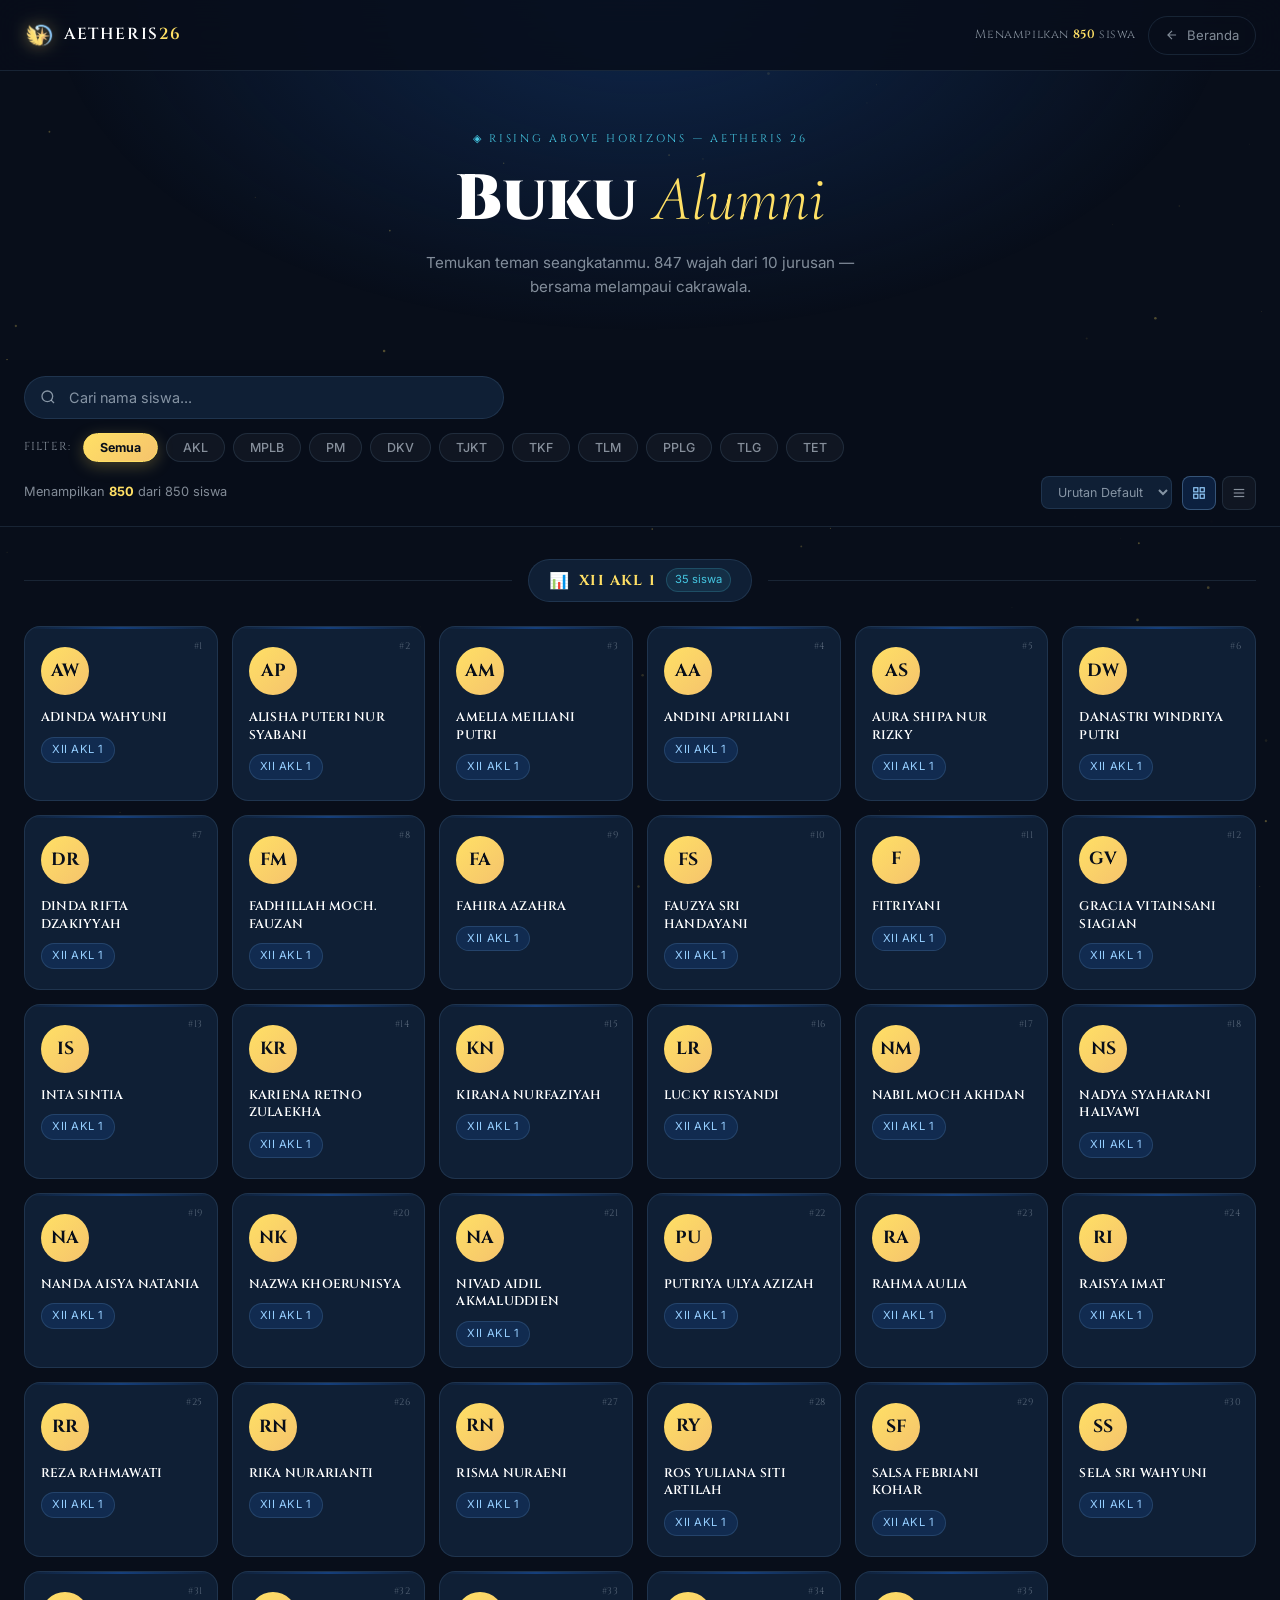
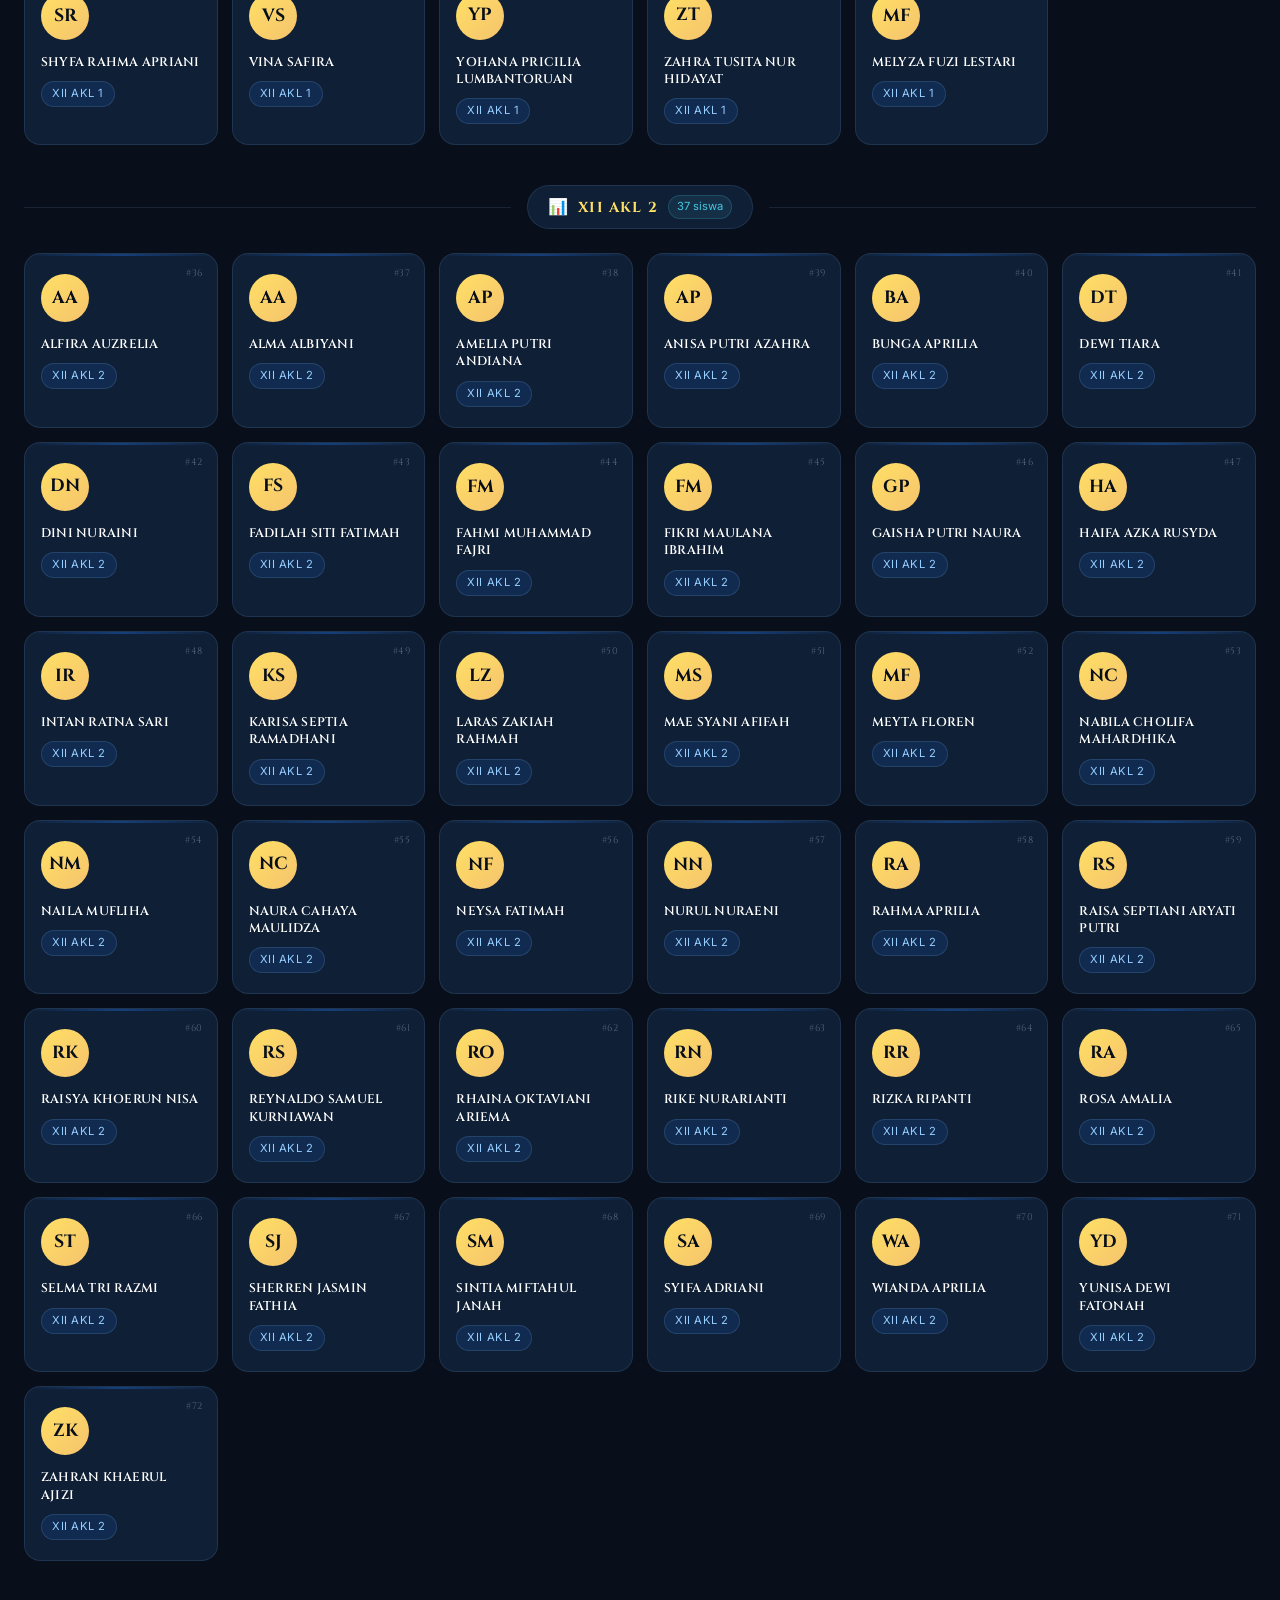
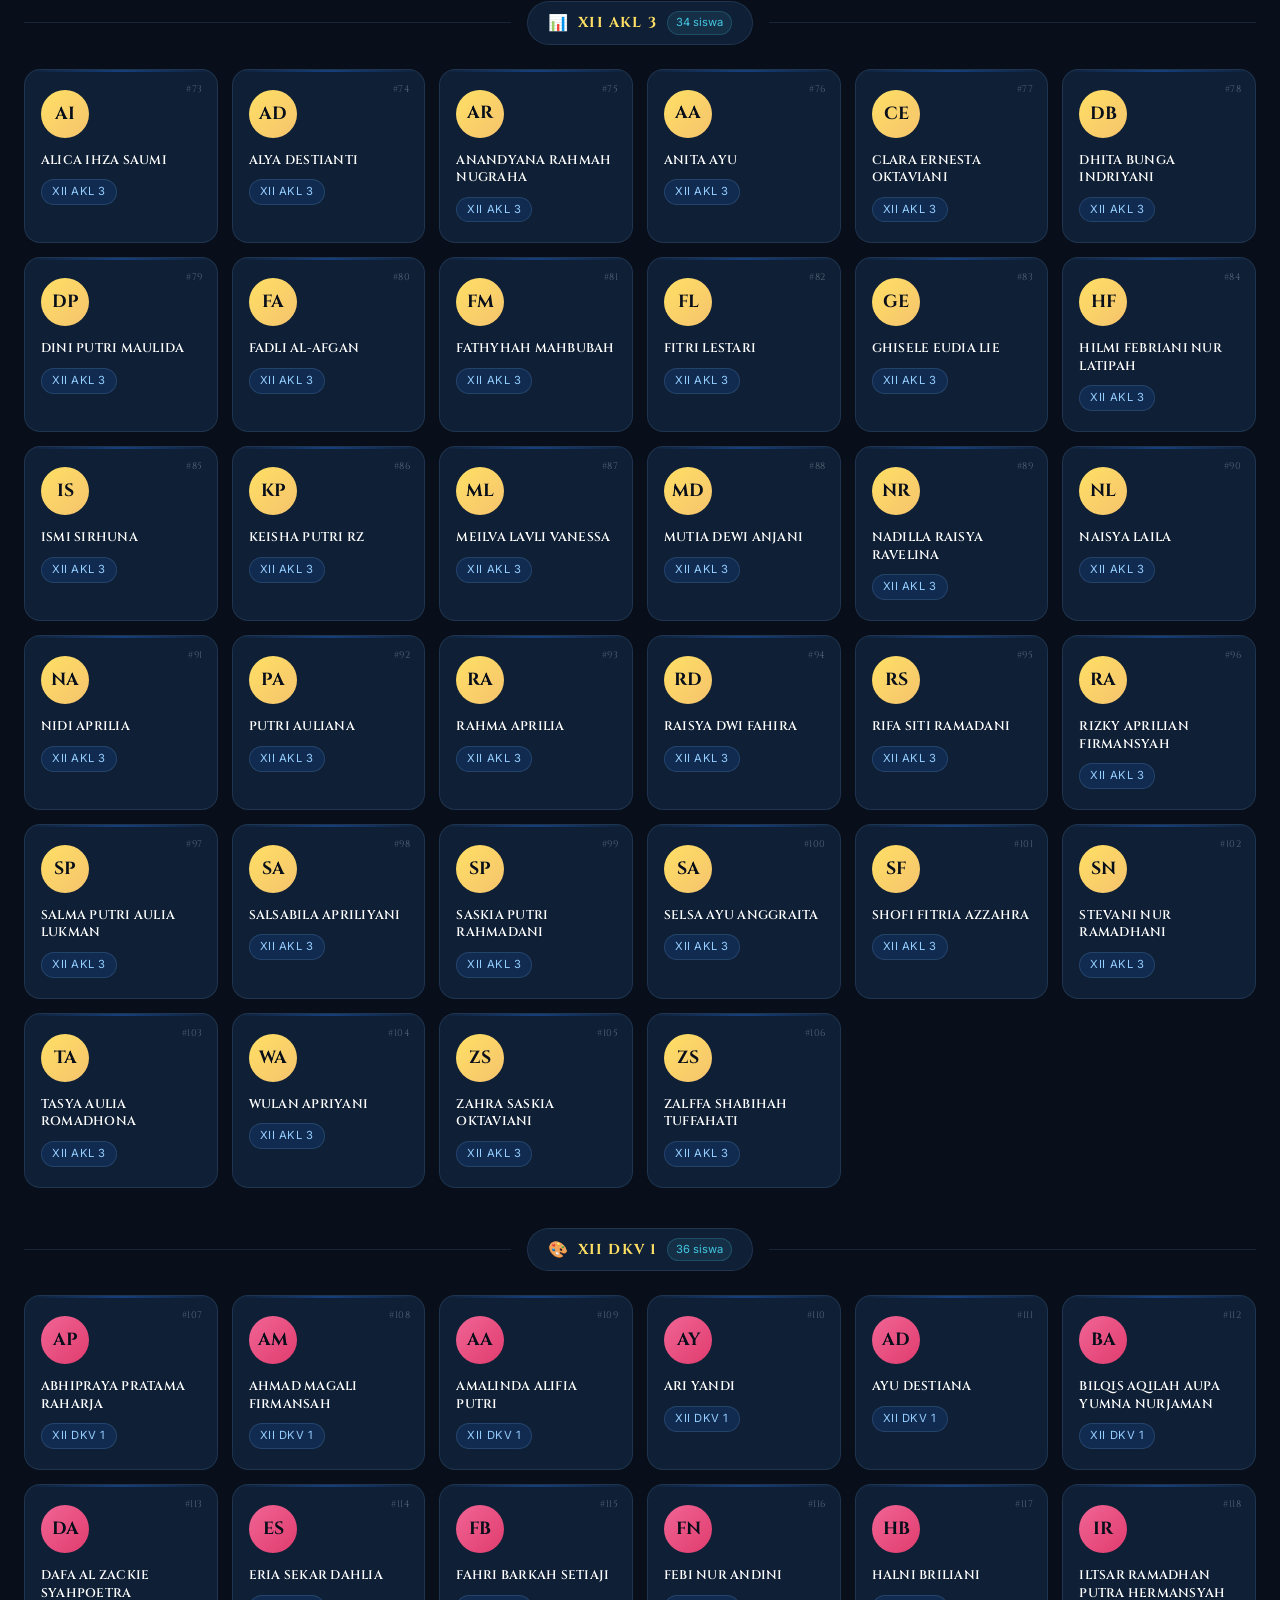
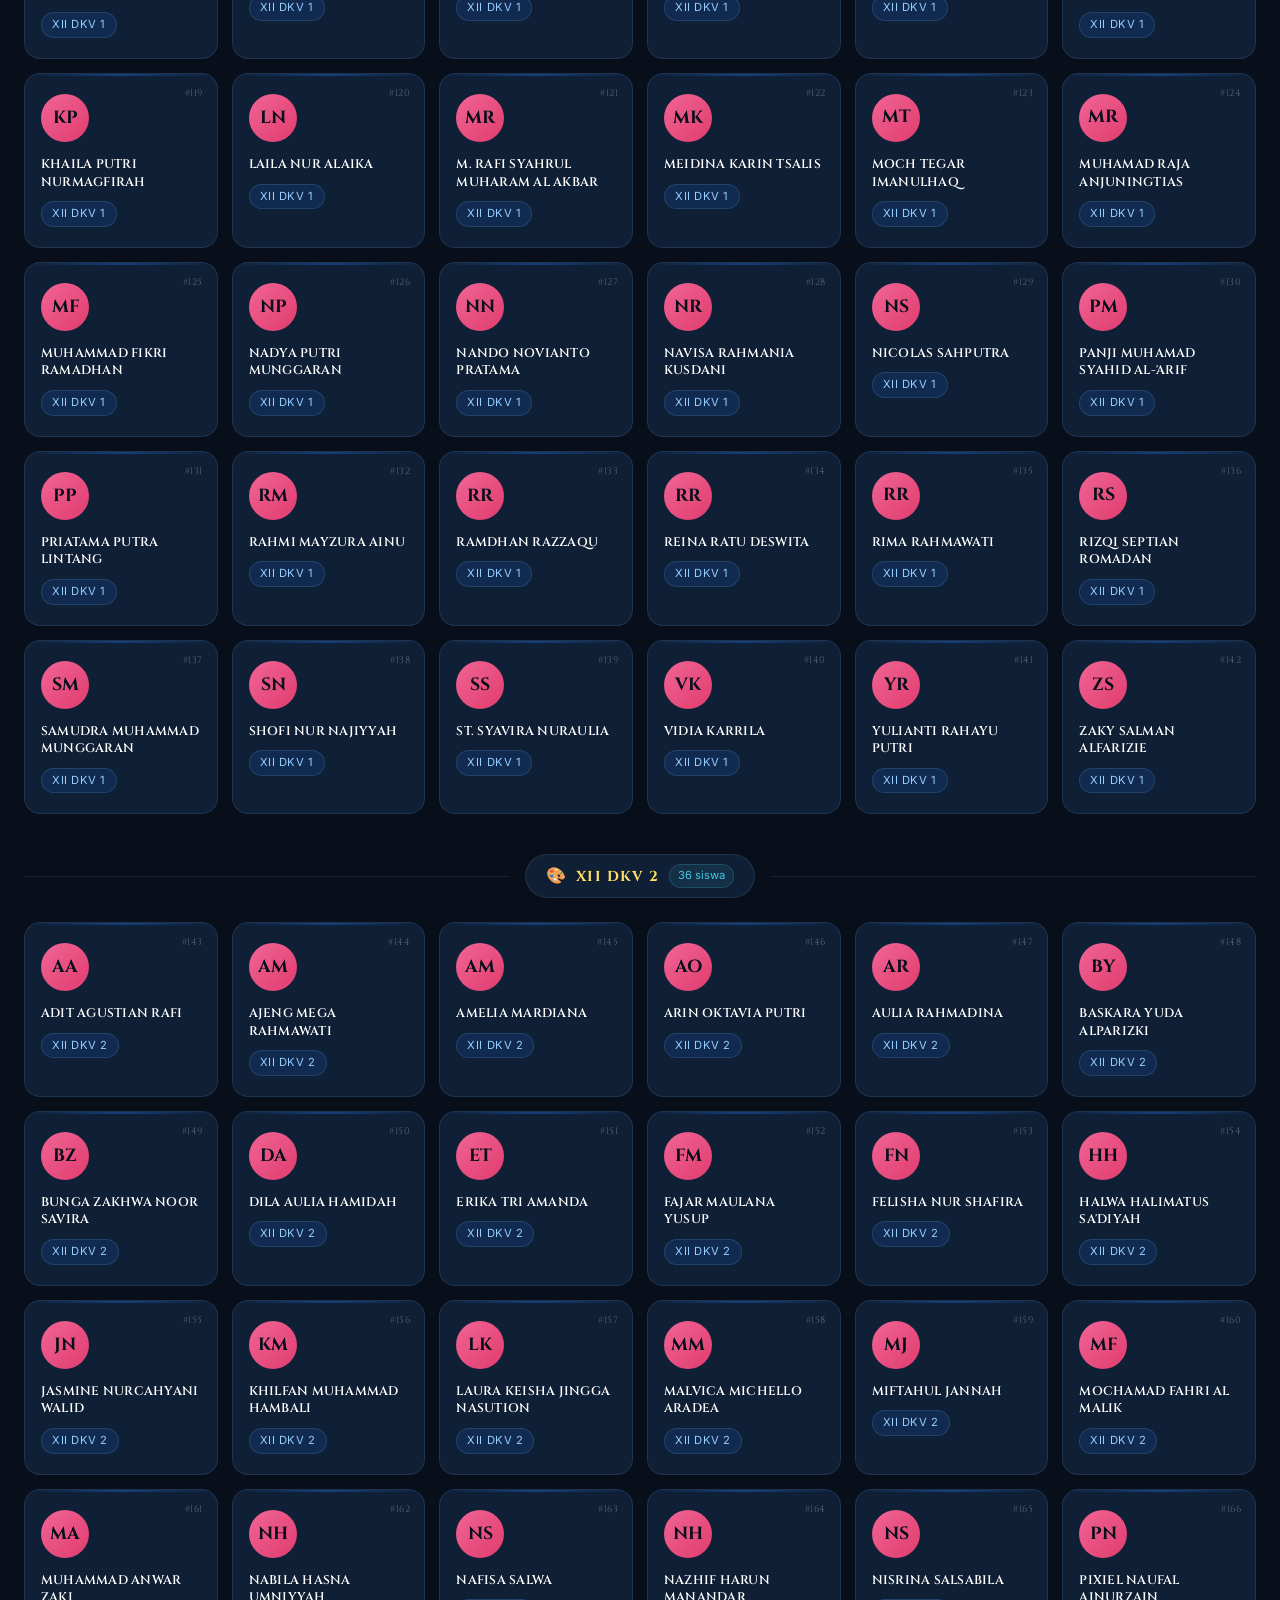
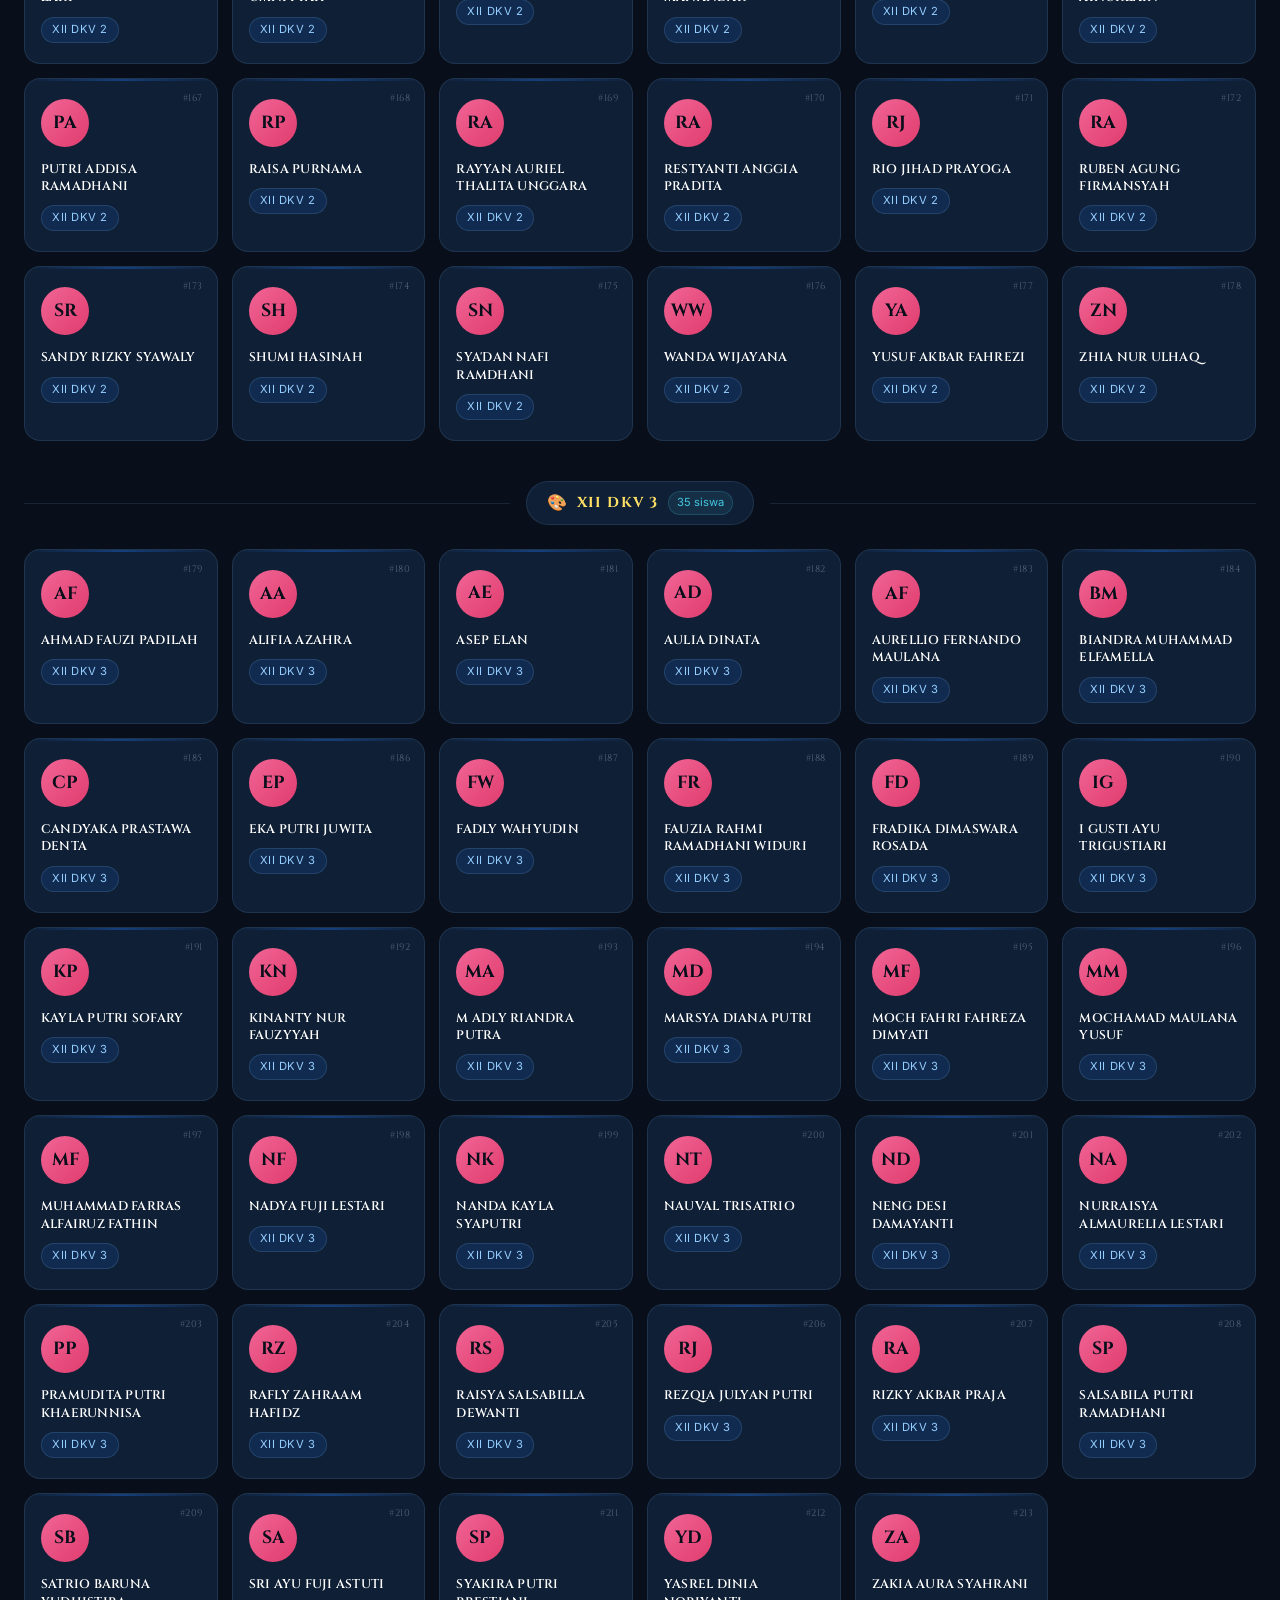
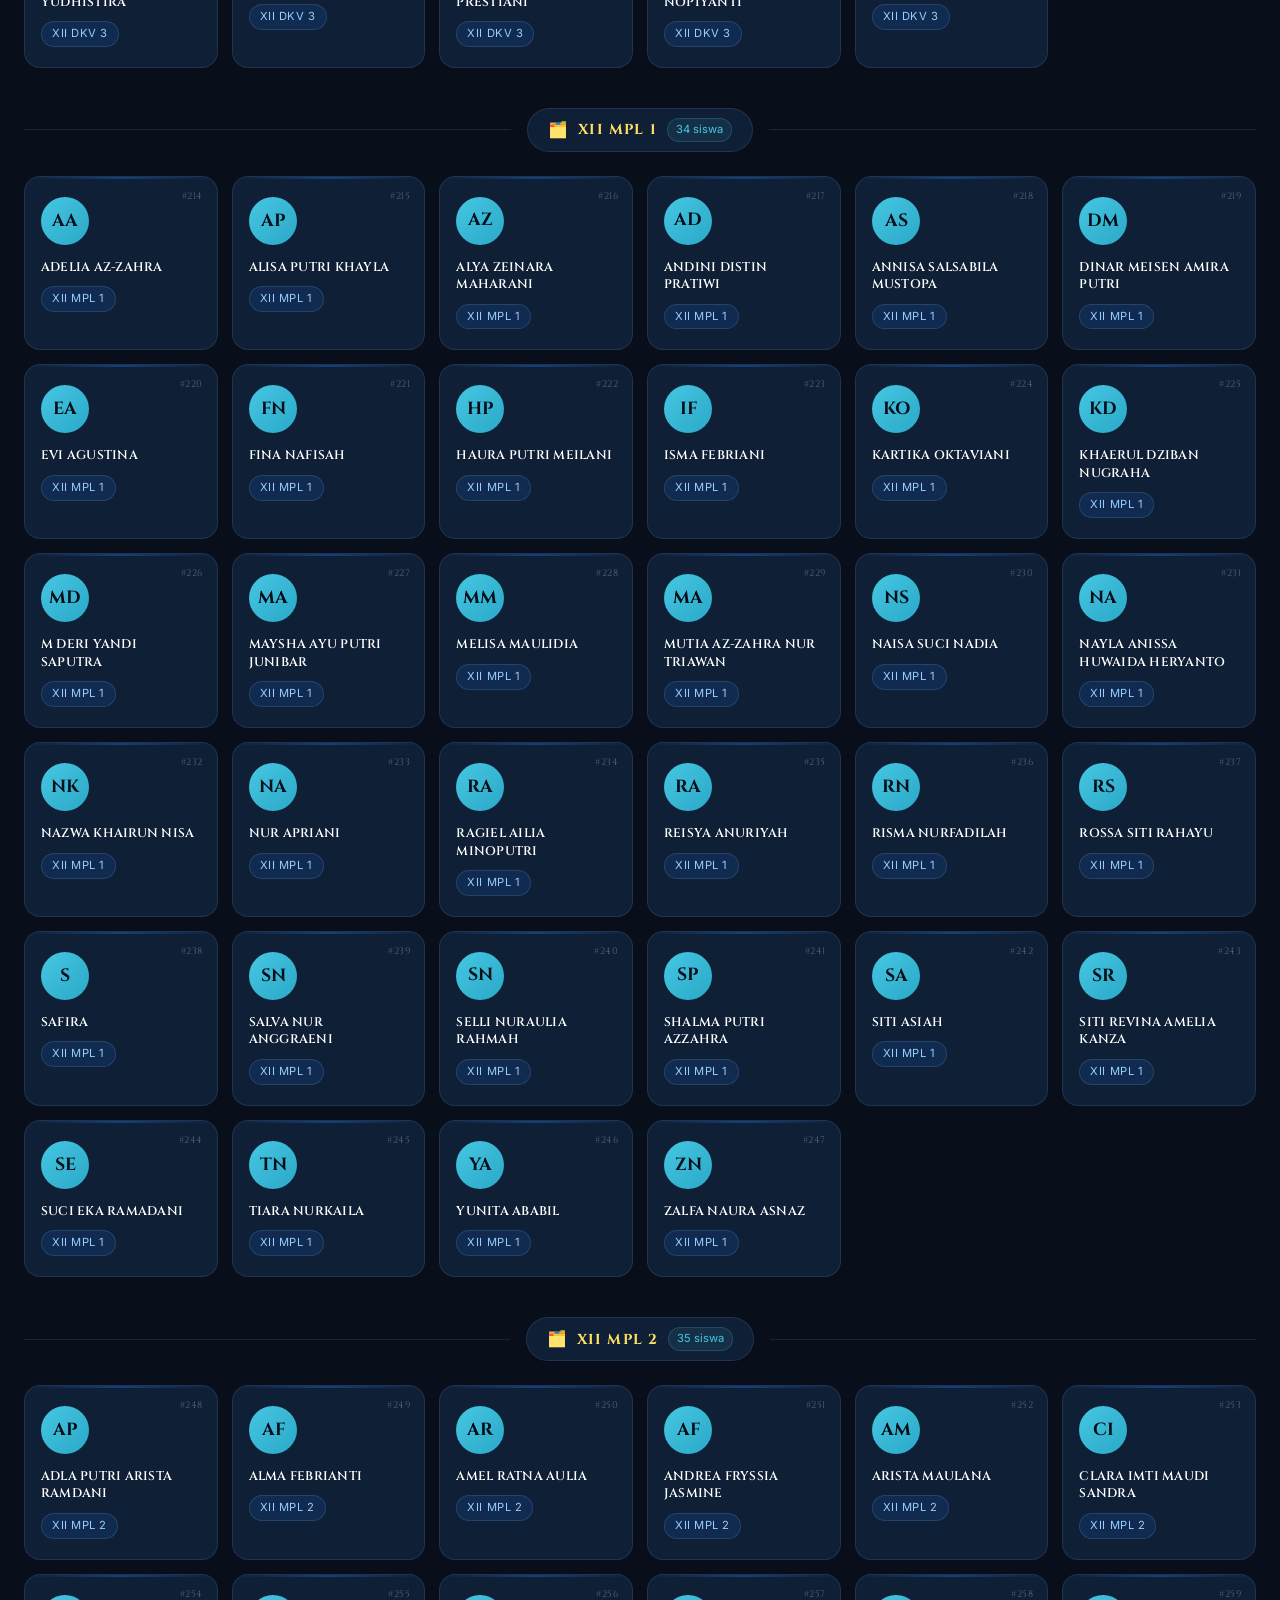
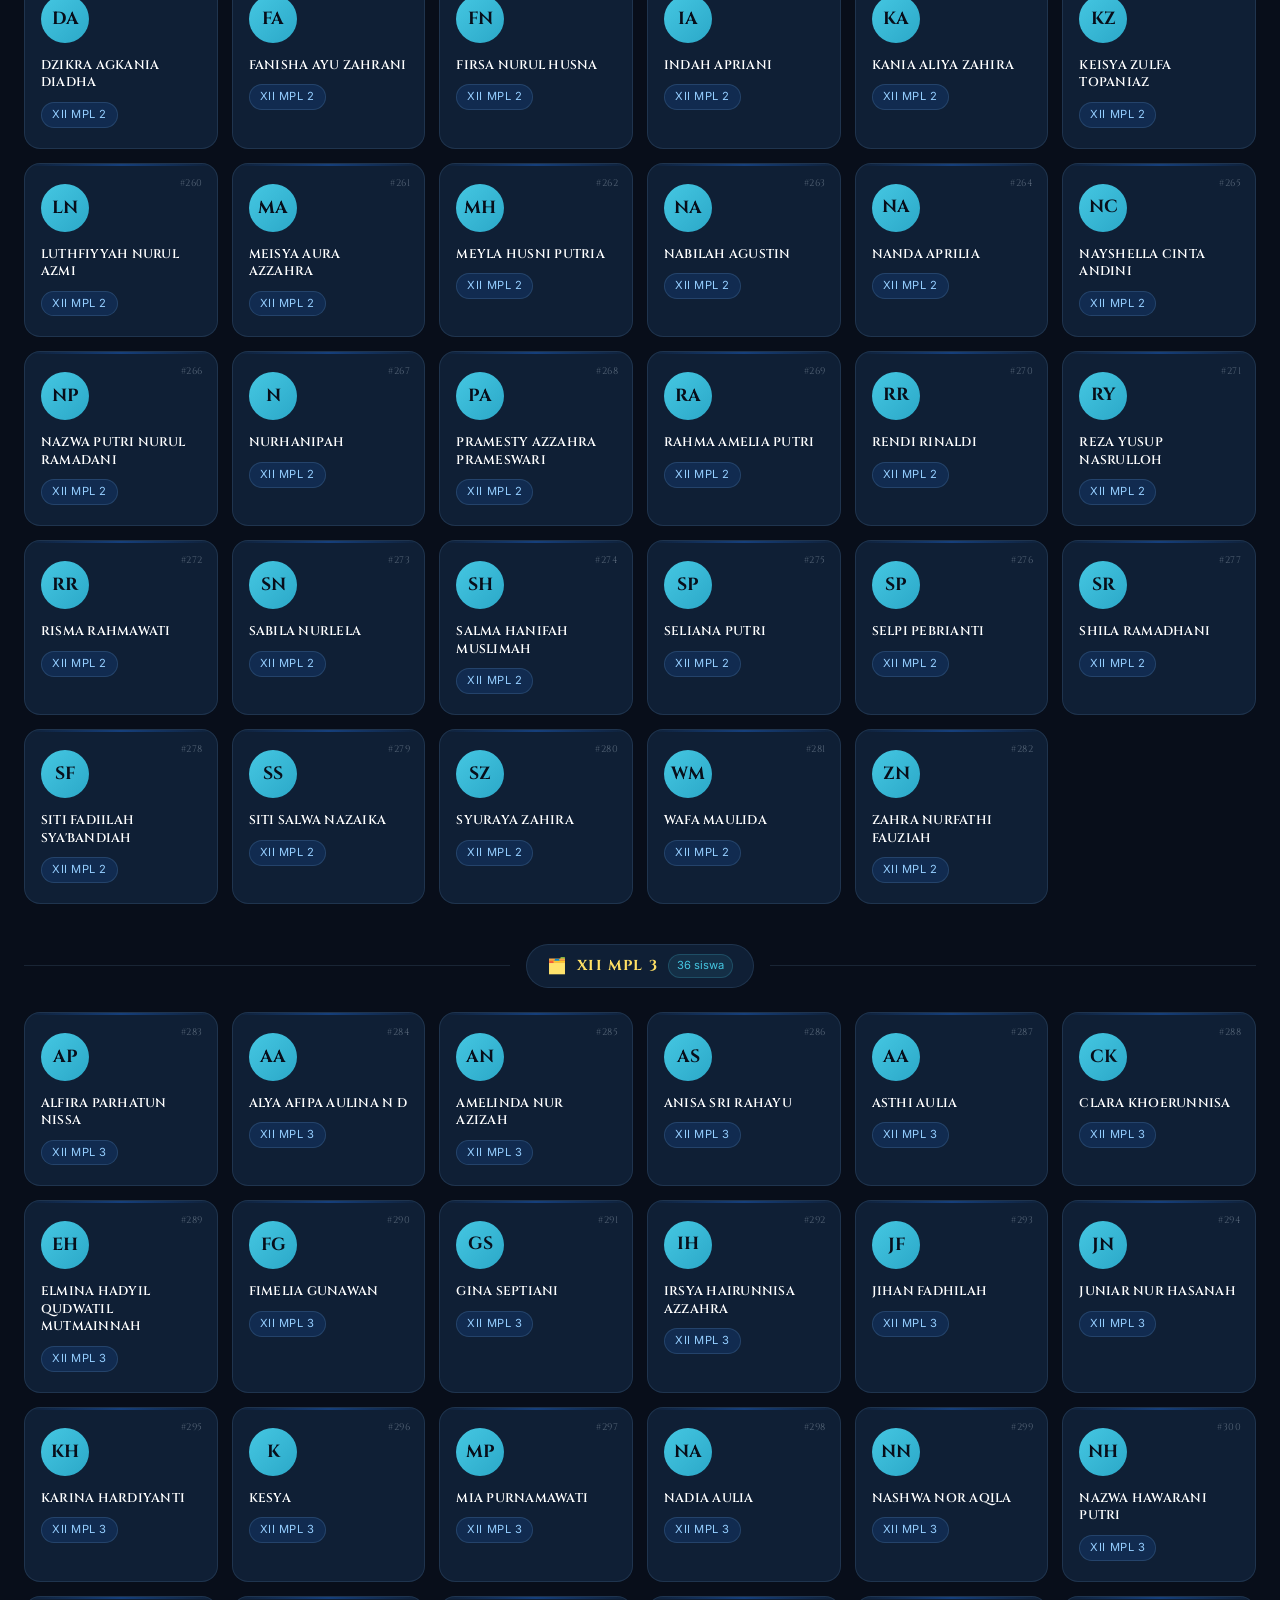
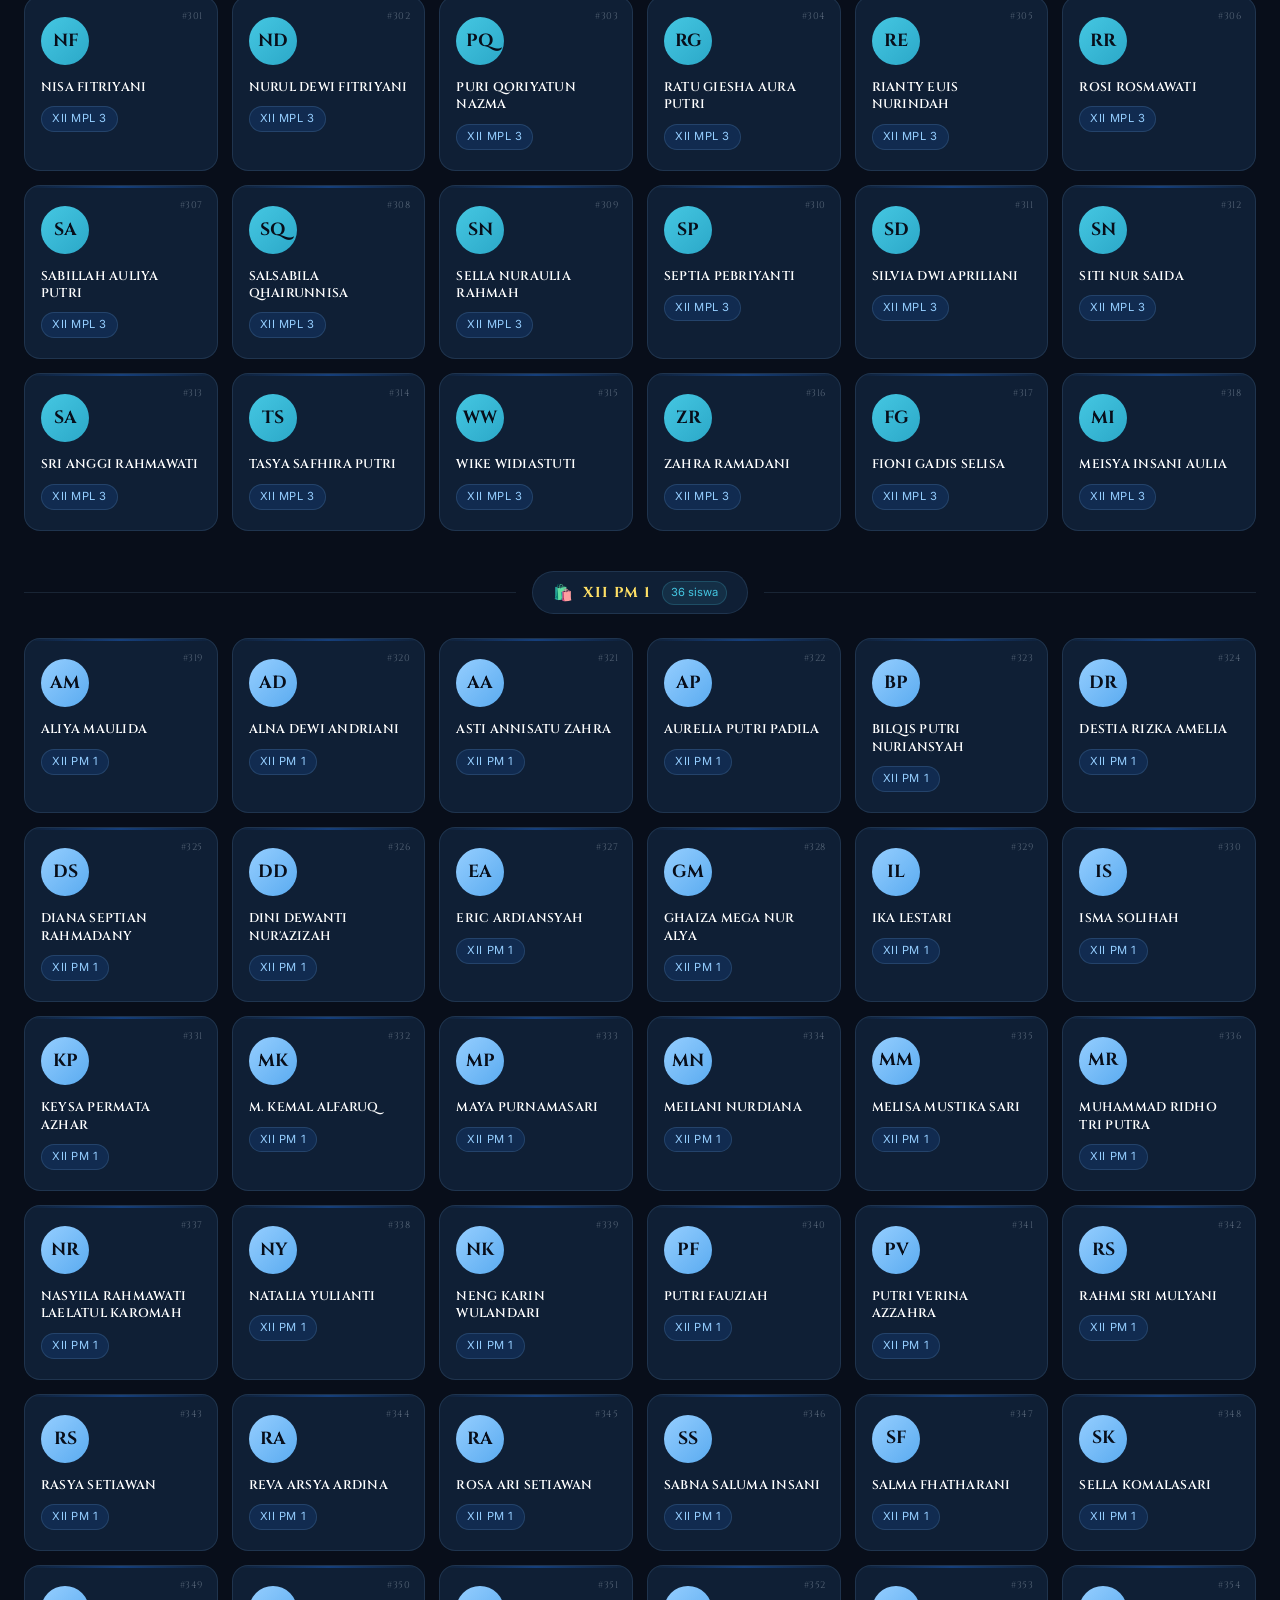
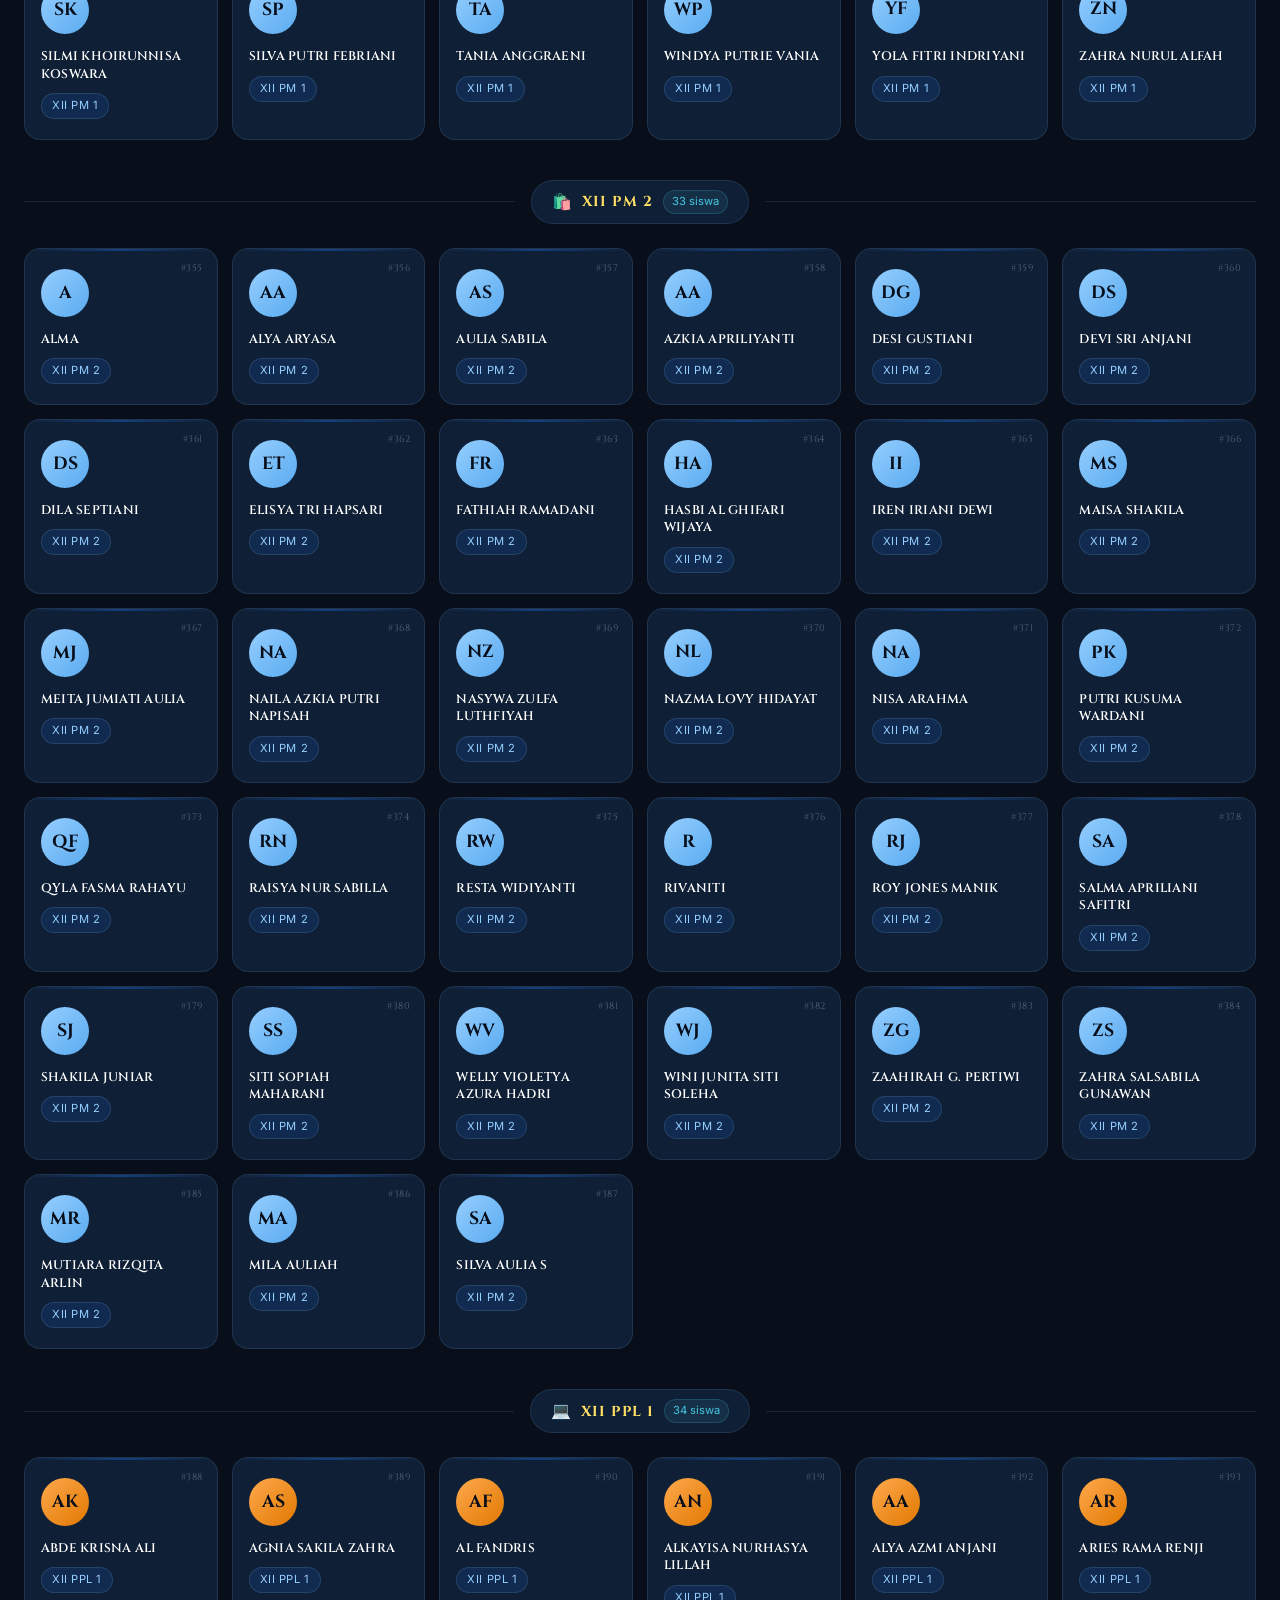
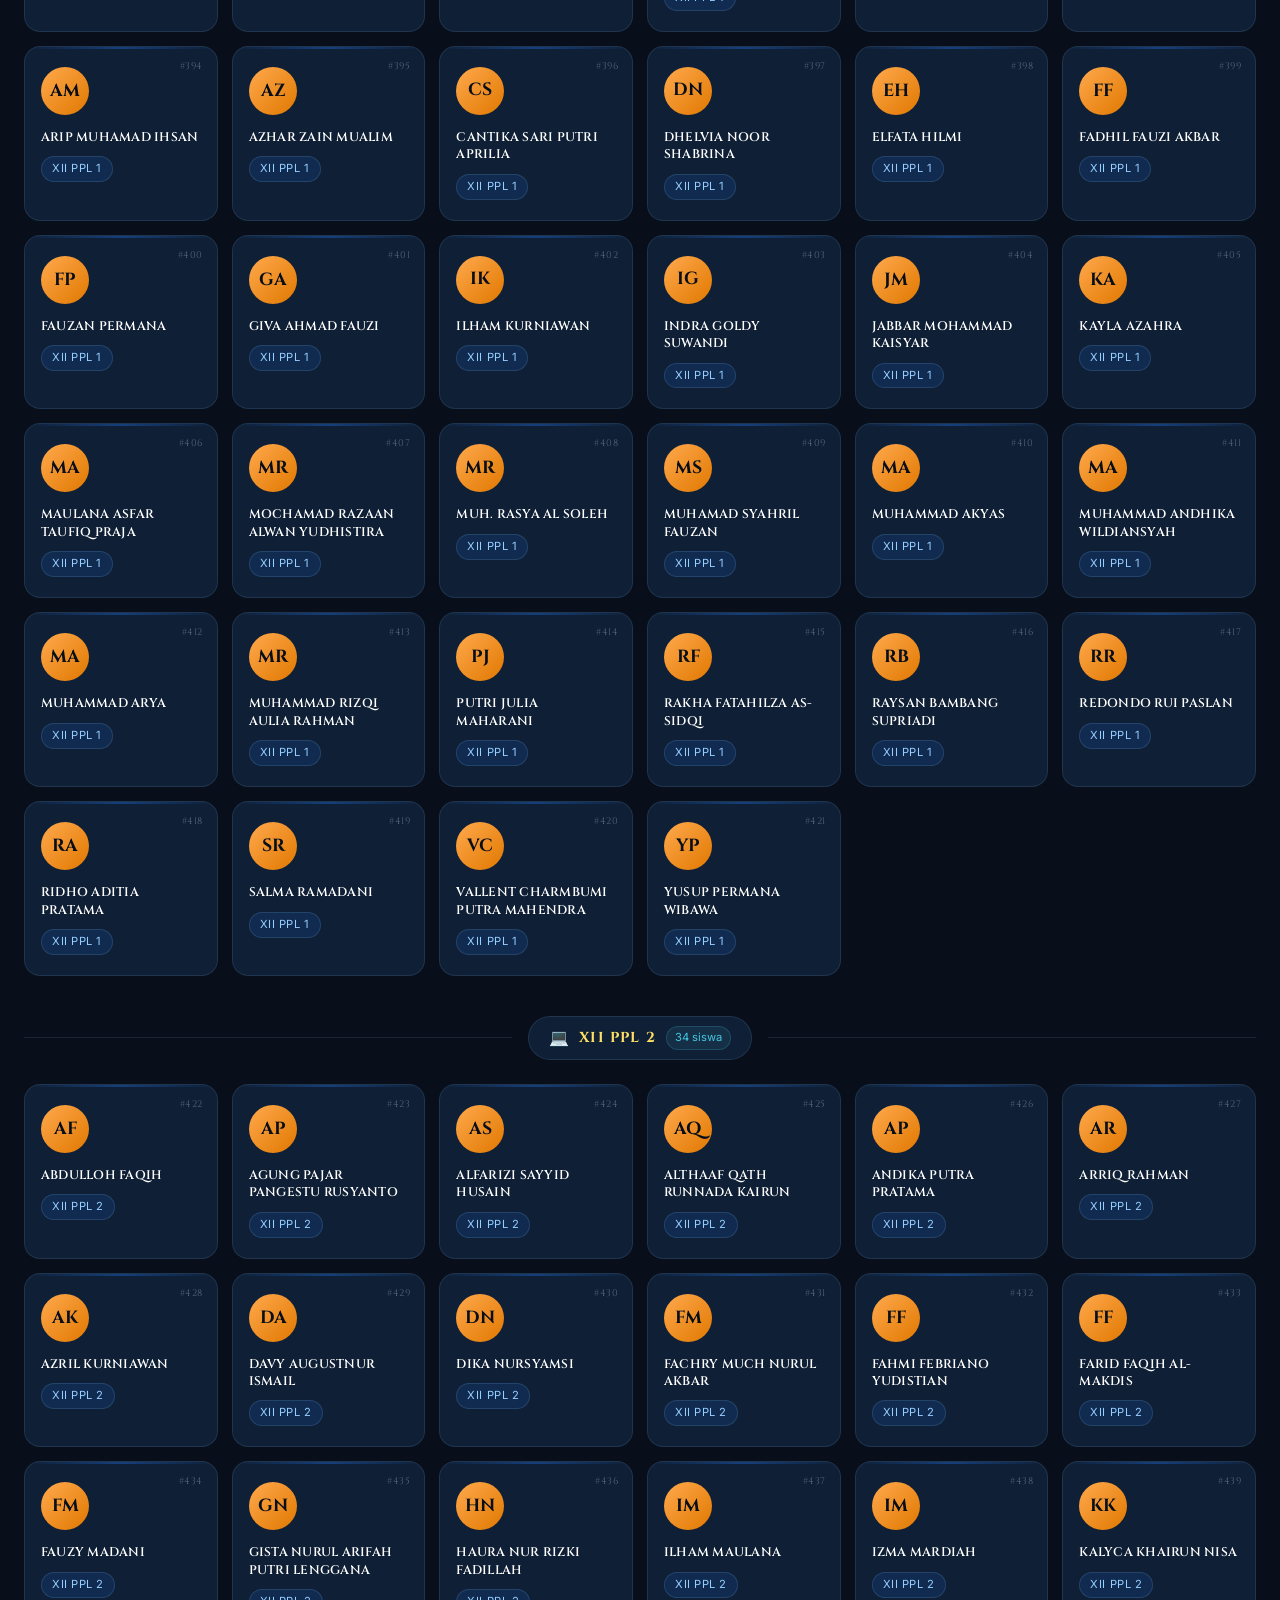
<file: gallery.html>
<!DOCTYPE html>
<html lang="id">
<head>
    <meta charset="UTF-8">
    <meta name="viewport" content="width=device-width, initial-scale=1.0">
    <title>Buku Alumni | AETHERIS 26 — Rising Above Horizons</title>
    <link rel="preconnect" href="https://fonts.googleapis.com">
    <link href="https://fonts.googleapis.com/css2?family=Cinzel:wght@400;600;900&family=Inter:wght@300;400;500;600&family=Cormorant+Garamond:ital,wght@0,300;0,600;1,300;1,600&display=swap" rel="stylesheet">
    <link rel="stylesheet" href="assets/css/photos-enhanced.css">
    <style>
    /* ============================================================
       GALLERY.HTML — BUKU ALUMNI AETHERIS 26
    ============================================================ */
    *, *::before, *::after { margin: 0; padding: 0; box-sizing: border-box; }

    :root {
        --gold:       #FFE065;
        --gold-deep:  #F5C36D;
        --gold-dim:   #c9a74d;
        --sky:        #95CEFF;
        --navy:       #153F7C;
        --teal:       #45C7E2;
        --dark:       #080E1A;
        --dark-mid:   #0D1828;
        --dark-card:  #0F1F35;
        --white:      #FFFFFF;
        --white-dim:  rgba(255,255,255,0.08);
        --white-faint:rgba(255,255,255,0.04);
        --text-main:  #E8F4FF;
        --text-muted: rgba(232,244,255,0.55);
        --glass:      rgba(21,63,124,0.18);
        --glass-border: rgba(149,206,255,0.12);
        --font-display: 'Cinzel', serif;
        --font-body:    'Inter', sans-serif;
        --font-italic:  'Cormorant Garamond', serif;
        --nav-h: 70px;
        --radius: 16px;
        --radius-sm: 10px;
        --transition: 0.35s cubic-bezier(0.25, 0.46, 0.45, 0.94);
    }

    html { scroll-behavior: smooth; }

    body {
        font-family: var(--font-body);
        background: var(--dark);
        color: var(--text-main);
        line-height: 1.6;
        -webkit-font-smoothing: antialiased;
        overflow-x: hidden;
        min-height: 100vh;
    }

    /* ===== BG PARTICLES ===== */
    #bgCanvas {
        position: fixed;
        inset: 0;
        z-index: 0;
        pointer-events: none;
        opacity: 0.5;
    }

    /* ===== NAV ===== */
    .glass-nav {
        position: fixed;
        top: 0; left: 0; right: 0;
        z-index: 1000;
        background: rgba(8,14,26,0.85);
        backdrop-filter: blur(20px);
        -webkit-backdrop-filter: blur(20px);
        border-bottom: 1px solid var(--glass-border);
    }

    .nav-inner {
        max-width: 1400px;
        margin: 0 auto;
        padding: 0 24px;
        height: var(--nav-h);
        display: flex;
        align-items: center;
        justify-content: space-between;
        gap: 24px;
    }

    .logo {
        display: flex;
        align-items: center;
        gap: 10px;
        text-decoration: none;
        flex-shrink: 0;
    }

    .logo-icon { width: 30px; height: 30px; }
    .logo-icon svg { width: 100%; height: 100%; filter: drop-shadow(0 0 8px rgba(255,224,101,0.5)); }

    .logo-text {
        font-family: var(--font-display);
        font-size: 1rem;
        font-weight: 600;
        letter-spacing: 0.1em;
        color: var(--white);
    }
    .logo-text em { font-style: normal; color: var(--gold); }

    .nav-right {
        display: flex;
        align-items: center;
        gap: 12px;
    }

    .nav-count {
        font-family: var(--font-display);
        font-size: 0.75rem;
        color: var(--text-muted);
        letter-spacing: 0.05em;
        white-space: nowrap;
    }

    .nav-count span {
        color: var(--gold);
        font-weight: 600;
    }

    .back-btn {
        display: inline-flex;
        align-items: center;
        gap: 8px;
        text-decoration: none;
        color: var(--text-muted);
        font-size: 0.82rem;
        border: 1px solid var(--glass-border);
        padding: 8px 16px;
        border-radius: 50px;
        transition: color var(--transition), border-color var(--transition);
    }

    .back-btn:hover { color: var(--white); border-color: rgba(149,206,255,0.3); }

    /* ===== PAGE HEADER ===== */
    .page-header {
        position: relative;
        z-index: 4;
        padding: calc(var(--nav-h) + 60px) 24px 60px;
        text-align: center;
        background: radial-gradient(ellipse at 50% 0%, rgba(21,63,124,0.5) 0%, transparent 65%);
    }

    .page-header .label {
        font-family: var(--font-display);
        font-size: 11px;
        letter-spacing: 0.25em;
        color: var(--teal);
        text-transform: uppercase;
        display: block;
        margin-bottom: 16px;
    }

    .page-header h1 {
        font-family: var(--font-display);
        font-size: clamp(2.2rem, 5vw, 4rem);
        font-weight: 900;
        color: var(--white);
        margin-bottom: 16px;
        line-height: 1.1;
    }

    .page-header h1 em {
        font-family: var(--font-italic);
        font-style: italic;
        font-weight: 300;
        color: var(--gold);
    }

    .page-header p {
        color: var(--text-muted);
        font-size: 0.95rem;
        max-width: 480px;
        margin: 0 auto;
    }

    /* ===== CONTROLS ===== */
    .controls {
        position: sticky;
        top: var(--nav-h);
        z-index: 50;
        background: rgba(8,14,26,0.92);
        backdrop-filter: blur(20px);
        -webkit-backdrop-filter: blur(20px);
        border-bottom: 1px solid var(--glass-border);
        padding: 16px 24px;
    }

    .controls-inner {
        max-width: 1400px;
        margin: 0 auto;
        display: flex;
        flex-direction: column;
        gap: 14px;
    }

    /* Search */
    .search-wrap {
        position: relative;
        max-width: 480px;
        width: 100%;
    }

    .search-icon {
        position: absolute;
        left: 16px;
        top: 50%;
        transform: translateY(-50%);
        color: var(--text-muted);
        pointer-events: none;
    }

    #searchInput {
        width: 100%;
        background: var(--dark-card);
        border: 1px solid var(--glass-border);
        border-radius: 50px;
        padding: 12px 16px 12px 44px;
        font-family: var(--font-body);
        font-size: 0.9rem;
        color: var(--text-main);
        outline: none;
        transition: border-color var(--transition), box-shadow var(--transition);
    }

    #searchInput::placeholder { color: var(--text-muted); }

    #searchInput:focus {
        border-color: rgba(255,224,101,0.4);
        box-shadow: 0 0 0 3px rgba(255,224,101,0.08);
    }

    .search-clear {
        position: absolute;
        right: 14px;
        top: 50%;
        transform: translateY(-50%);
        background: none;
        border: none;
        color: var(--text-muted);
        cursor: pointer;
        font-size: 1rem;
        display: none;
        transition: color var(--transition);
        padding: 4px;
        line-height: 1;
    }

    .search-clear.visible { display: block; }
    .search-clear:hover { color: var(--white); }

    /* Filter Tabs */
    .filter-row {
        display: flex;
        gap: 8px;
        flex-wrap: wrap;
        align-items: center;
    }

    .filter-label {
        font-size: 0.72rem;
        color: var(--text-muted);
        letter-spacing: 0.1em;
        text-transform: uppercase;
        font-family: var(--font-display);
        flex-shrink: 0;
        margin-right: 4px;
    }

    .filter-btn {
        background: var(--white-faint);
        border: 1px solid var(--glass-border);
        border-radius: 50px;
        padding: 6px 16px;
        font-family: var(--font-body);
        font-size: 0.78rem;
        font-weight: 500;
        color: var(--text-muted);
        cursor: pointer;
        transition: all var(--transition);
        white-space: nowrap;
    }

    .filter-btn:hover {
        color: var(--white);
        border-color: rgba(149,206,255,0.3);
        background: rgba(149,206,255,0.06);
    }

    .filter-btn.active {
        background: linear-gradient(135deg, var(--gold), var(--gold-deep));
        border-color: var(--gold);
        color: var(--dark);
        font-weight: 700;
        box-shadow: 0 4px 16px rgba(255,224,101,0.25);
    }

    /* Sort & View Toggle */
    .controls-bottom {
        display: flex;
        align-items: center;
        justify-content: space-between;
        gap: 12px;
    }

    .result-info {
        font-size: 0.8rem;
        color: var(--text-muted);
    }

    .result-info strong { color: var(--gold); }

    .view-toggles {
        display: flex;
        gap: 6px;
    }

    .view-btn {
        width: 34px;
        height: 34px;
        border-radius: 8px;
        background: var(--white-faint);
        border: 1px solid var(--glass-border);
        color: var(--text-muted);
        cursor: pointer;
        display: flex;
        align-items: center;
        justify-content: center;
        transition: all var(--transition);
        font-size: 0.85rem;
    }

    .view-btn.active {
        background: rgba(21,63,124,0.4);
        border-color: rgba(149,206,255,0.3);
        color: var(--sky);
    }

    /* Sort */
    .sort-select {
        background: var(--dark-card);
        border: 1px solid var(--glass-border);
        border-radius: 8px;
        padding: 7px 12px;
        font-family: var(--font-body);
        font-size: 0.78rem;
        color: var(--text-muted);
        outline: none;
        cursor: pointer;
        transition: border-color var(--transition);
    }

    .sort-select:focus { border-color: rgba(149,206,255,0.3); }

    /* ===== MAIN CONTENT ===== */
    .gallery-main {
        position: relative;
        z-index: 4;
        max-width: 1400px;
        margin: 0 auto;
        padding: 32px 24px 80px;
    }

    /* ===== DEPT DIVIDER ===== */
    .dept-divider {
        display: flex;
        align-items: center;
        gap: 16px;
        margin: 40px 0 24px;
    }

    .dept-divider:first-child { margin-top: 0; }

    .dept-divider-line {
        flex: 1;
        height: 1px;
        background: var(--glass-border);
    }

    .dept-divider-badge {
        display: flex;
        align-items: center;
        gap: 10px;
        background: var(--dark-card);
        border: 1px solid var(--glass-border);
        border-radius: 50px;
        padding: 8px 20px;
        flex-shrink: 0;
    }

    .dept-divider-badge .d-code {
        font-family: var(--font-display);
        font-size: 0.9rem;
        font-weight: 700;
        color: var(--gold);
        letter-spacing: 0.08em;
    }

    .dept-divider-badge .d-name {
        font-size: 0.75rem;
        color: var(--text-muted);
    }

    .dept-divider-badge .d-count {
        font-size: 0.7rem;
        color: var(--teal);
        background: rgba(69,199,226,0.1);
        padding: 2px 8px;
        border-radius: 50px;
        border: 1px solid rgba(69,199,226,0.2);
    }

    /* ===== GALLERY GRID ===== */
    .gallery-grid {
        display: grid;
        grid-template-columns: repeat(auto-fill, minmax(180px, 1fr));
        gap: 14px;
        transition: opacity 0.3s ease;
    }

    .gallery-grid.list-view {
        grid-template-columns: 1fr;
        gap: 8px;
    }

    /* ===== SISWA CARD ===== */
    .siswa-card {
        position: relative;
        background: var(--dark-card);
        border: 1px solid var(--glass-border);
        border-radius: var(--radius);
        padding: 20px 16px;
        cursor: pointer;
        overflow: hidden;
        transition: transform var(--transition), border-color var(--transition), box-shadow var(--transition);
        animation: cardIn 0.4s ease forwards;
        opacity: 0;
    }

    @keyframes cardIn {
        from { opacity: 0; transform: translateY(16px); }
        to { opacity: 1; transform: translateY(0); }
    }

    .siswa-card::before {
        content: '';
        position: absolute;
        top: 0; left: 0; right: 0;
        height: 2px;
        background: linear-gradient(90deg, transparent, var(--navy), transparent);
        transition: background var(--transition);
    }

    .siswa-card:hover {
        transform: translateY(-4px);
        border-color: rgba(255,224,101,0.25);
        box-shadow: 0 12px 40px rgba(0,0,0,0.3), 0 0 0 1px rgba(255,224,101,0.08);
    }

    .siswa-card:hover::before {
        background: linear-gradient(90deg, transparent, var(--gold), transparent);
    }

    /* Avatar Initial */
    .card-avatar {
        width: 48px;
        height: 48px;
        border-radius: 50%;
        display: flex;
        align-items: center;
        justify-content: center;
        font-family: var(--font-display);
        font-size: 1.1rem;
        font-weight: 700;
        color: var(--dark);
        margin-bottom: 14px;
        flex-shrink: 0;
    }

    .card-no {
        position: absolute;
        top: 12px;
        right: 14px;
        font-family: var(--font-display);
        font-size: 0.6rem;
        color: var(--text-muted);
        letter-spacing: 0.05em;
        opacity: 0.6;
    }

    .card-name {
        font-family: var(--font-display);
        font-size: 0.78rem;
        font-weight: 600;
        color: var(--white);
        line-height: 1.4;
        margin-bottom: 8px;
        letter-spacing: 0.02em;
    }

    .card-kelas {
        display: inline-flex;
        align-items: center;
        gap: 5px;
        background: rgba(21,63,124,0.4);
        border: 1px solid rgba(149,206,255,0.15);
        border-radius: 50px;
        padding: 3px 10px;
        font-size: 0.7rem;
        color: var(--sky);
        letter-spacing: 0.05em;
    }

    /* List view card */
    .gallery-grid.list-view .siswa-card {
        display: flex;
        align-items: center;
        gap: 16px;
        padding: 14px 20px;
        border-radius: var(--radius-sm);
    }

    .gallery-grid.list-view .card-avatar {
        width: 38px;
        height: 38px;
        font-size: 0.9rem;
        margin-bottom: 0;
        flex-shrink: 0;
    }

    .gallery-grid.list-view .card-no {
        position: static;
        flex-shrink: 0;
        width: 36px;
        text-align: right;
        font-size: 0.7rem;
        opacity: 0.4;
    }

    .gallery-grid.list-view .card-name {
        margin-bottom: 0;
        flex: 1;
        font-size: 0.82rem;
    }

    .gallery-grid.list-view .card-kelas {
        flex-shrink: 0;
    }

    /* ===== AVATAR COLORS per dept ===== */
    .dept-AKL .card-avatar { background: linear-gradient(135deg, #FFE065, #F5C36D); }
    .dept-MPL .card-avatar { background: linear-gradient(135deg, #45C7E2, #2ba8c8); }
    .dept-PM  .card-avatar { background: linear-gradient(135deg, #95CEFF, #5aabf0); }
    .dept-DKV .card-avatar { background: linear-gradient(135deg, #f06595, #e03c6e); }
    .dept-TJK .card-avatar { background: linear-gradient(135deg, #69db7c, #40b156); }
    .dept-TKF .card-avatar { background: linear-gradient(135deg, #da77f2, #b640dd); }
    .dept-TLM .card-avatar { background: linear-gradient(135deg, #74c0fc, #3a8fd4); }
    .dept-PPL .card-avatar { background: linear-gradient(135deg, #ffa94d, #e07800); }
    .dept-TLG .card-avatar { background: linear-gradient(135deg, #a9e34b, #74b816); }
    .dept-TET .card-avatar { background: linear-gradient(135deg, #ff8787, #d63232); }

    /* ===== EMPTY STATE ===== */
    .empty-state {
        text-align: center;
        padding: 80px 24px;
        display: none;
    }

    .empty-state.visible { display: block; }

    .empty-icon {
        font-size: 3rem;
        margin-bottom: 16px;
        display: block;
        opacity: 0.5;
    }

    .empty-state h3 {
        font-family: var(--font-display);
        font-size: 1.2rem;
        color: var(--white);
        margin-bottom: 8px;
    }

    .empty-state p { color: var(--text-muted); font-size: 0.9rem; }

    /* ===== BACK TO TOP ===== */
    .back-top {
        position: fixed;
        bottom: 32px;
        right: 32px;
        z-index: 100;
        width: 44px;
        height: 44px;
        background: linear-gradient(135deg, var(--gold), var(--gold-deep));
        border: none;
        border-radius: 50%;
        color: var(--dark);
        font-size: 1.1rem;
        cursor: pointer;
        display: flex;
        align-items: center;
        justify-content: center;
        box-shadow: 0 8px 24px rgba(255,224,101,0.3);
        transition: transform var(--transition), opacity var(--transition);
        opacity: 0;
        pointer-events: none;
    }

    .back-top.visible { opacity: 1; pointer-events: all; }
    .back-top:hover { transform: translateY(-3px); }

    /* ===== FOOTER ===== */
    .footer {
        position: relative;
        z-index: 4;
        padding: 32px 24px;
        background: var(--dark);
        border-top: 1px solid var(--glass-border);
        text-align: center;
    }

    .footer p {
        font-size: 0.78rem;
        color: rgba(255,255,255,0.25);
    }

    /* ===== LOADING SKELETON ===== */
    .skeleton {
        background: linear-gradient(90deg, var(--dark-card) 25%, rgba(21,63,124,0.15) 50%, var(--dark-card) 75%);
        background-size: 200% 100%;
        animation: shimmer 1.5s infinite;
        border-radius: var(--radius);
        height: 120px;
    }

    @keyframes shimmer {
        0% { background-position: -200% 0; }
        100% { background-position: 200% 0; }
    }

    /* ===== RESPONSIVE ===== */
    @media (max-width: 768px) {
        .gallery-grid { grid-template-columns: repeat(auto-fill, minmax(150px, 1fr)); gap: 10px; }
        .controls { padding: 12px 16px; }
        .gallery-main { padding: 20px 16px 60px; }
        .nav-count { display: none; }
        .controls-bottom { flex-wrap: wrap; }
    }

    @media (max-width: 480px) {
        .gallery-grid { grid-template-columns: repeat(2, 1fr); }
        .filter-row { gap: 6px; }
        .filter-btn { padding: 5px 12px; font-size: 0.72rem; }
    }
    </style>
</head>
<body>

    <canvas id="bgCanvas"></canvas>

    <!-- NAV -->
    <nav class="glass-nav">
        <div class="nav-inner">
            <a href="index.html" class="logo">
                <div class="logo-icon">
                    <img src="assets/images/logo-aetheris.png" alt="Aetheris 26"
                         style="width:100%;height:100%;object-fit:contain;mix-blend-mode:screen;filter:drop-shadow(0 0 8px rgba(255,224,101,0.5));">
                </div>
                <span class="logo-text">AETHERIS<em>26</em></span>
            </a>
            <div class="nav-right">
                <span class="nav-count">Menampilkan <span id="navCount">0</span> siswa</span>
                <a href="index.html" class="back-btn">
                    <svg width="14" height="14" viewBox="0 0 24 24" fill="none" stroke="currentColor" stroke-width="2"><path d="M19 12H5M12 19l-7-7 7-7"/></svg>
                    Beranda
                </a>
            </div>
        </div>
    </nav>

    <!-- PAGE HEADER -->
    <div class="page-header">
        <span class="label">◈ RISING ABOVE HORIZONS — AETHERIS 26</span>
        <h1>Buku <em>Alumni</em></h1>
        <p>Temukan teman seangkatanmu. 847 wajah dari 10 jurusan — bersama melampaui cakrawala.</p>
    </div>

    <!-- CONTROLS -->
    <div class="controls">
        <div class="controls-inner">
            <!-- Search -->
            <div class="search-wrap">
                <svg class="search-icon" width="16" height="16" viewBox="0 0 24 24" fill="none" stroke="currentColor" stroke-width="2">
                    <circle cx="11" cy="11" r="8"/><path d="m21 21-4.35-4.35"/>
                </svg>
                <input type="text" id="searchInput" placeholder="Cari nama siswa..." autocomplete="off" spellcheck="false">
                <button class="search-clear" id="searchClear" title="Hapus pencarian">✕</button>
            </div>

            <!-- Filter Jurusan -->
            <div class="filter-row">
                <span class="filter-label">Filter:</span>
                <button class="filter-btn active" data-filter="ALL">Semua</button>
                <button class="filter-btn" data-filter="AKL">AKL</button>
                <button class="filter-btn" data-filter="MPL">MPLB</button>
                <button class="filter-btn" data-filter="PM">PM</button>
                <button class="filter-btn" data-filter="DKV">DKV</button>
                <button class="filter-btn" data-filter="TJK">TJKT</button>
                <button class="filter-btn" data-filter="TKF">TKF</button>
                <button class="filter-btn" data-filter="TLM">TLM</button>
                <button class="filter-btn" data-filter="PPL">PPLG</button>
                <button class="filter-btn" data-filter="TLG">TLG</button>
                <button class="filter-btn" data-filter="TET">TET</button>
            </div>

            <!-- Controls Bottom -->
            <div class="controls-bottom">
                <div class="result-info" id="resultInfo">Memuat data...</div>
                <div style="display:flex;gap:10px;align-items:center;">
                    <select class="sort-select" id="sortSelect">
                        <option value="default">Urutan Default</option>
                        <option value="az">A → Z</option>
                        <option value="za">Z → A</option>
                        <option value="kelas">Per Kelas</option>
                    </select>
                    <div class="view-toggles">
                        <button class="view-btn active" id="gridViewBtn" title="Grid View">
                            <svg width="14" height="14" viewBox="0 0 24 24" fill="none" stroke="currentColor" stroke-width="2"><rect x="3" y="3" width="7" height="7"/><rect x="14" y="3" width="7" height="7"/><rect x="3" y="14" width="7" height="7"/><rect x="14" y="14" width="7" height="7"/></svg>
                        </button>
                        <button class="view-btn" id="listViewBtn" title="List View">
                            <svg width="14" height="14" viewBox="0 0 24 24" fill="none" stroke="currentColor" stroke-width="2"><line x1="3" y1="6" x2="21" y2="6"/><line x1="3" y1="12" x2="21" y2="12"/><line x1="3" y1="18" x2="21" y2="18"/></svg>
                        </button>
                    </div>
                </div>
            </div>
        </div>
    </div>

    <!-- GALLERY -->
    <main class="gallery-main">
        <div class="gallery-grid" id="galleryGrid"></div>
        <div class="empty-state" id="emptyState">
            <span class="empty-icon">🔍</span>
            <h3>Tidak ditemukan</h3>
            <p>Coba ganti kata kunci atau filter jurusan.</p>
        </div>
    </main>

    <!-- ===== PROFILE MODAL ===== -->
    <div id="studentModal" class="modal" role="dialog" aria-modal="true">
        <div class="modal-backdrop" id="modalBackdrop"></div>
        <div class="modal-content glass-modal">
            <button class="modal-close" id="modalClose" aria-label="Tutup">
                <svg width="20" height="20" viewBox="0 0 24 24" fill="none" stroke="currentColor" stroke-width="2"><line x1="18" y1="6" x2="6" y2="18"/><line x1="6" y1="6" x2="18" y2="18"/></svg>
            </button>
            <div id="modalData" class="modal-body">
                <!-- Populated by JS -->
            </div>
        </div>
    </div>

    <!-- BACK TO TOP -->
    <button class="back-top" id="backTop" title="Kembali ke atas">↑</button>

    <!-- FOOTER -->
    <footer class="footer">
        <p>&copy; 2026 AETHERIS · SMKN 1 GARUT · Built with ♥</p>
    </footer>

    <!-- DATA -->
    <script src="data/data.js"></script>
    <script>
    // ===== DEPT CONFIG =====
    const DEPT_MAP = {
        AKL: { name: 'Akuntansi & Keuangan Lembaga', color: '#FFE065', emoji: '📊' },
        MPL: { name: 'Manajemen Perkantoran & Layanan Bisnis', color: '#45C7E2', emoji: '🗂️' },
        PM:  { name: 'Pemasaran', color: '#95CEFF', emoji: '🛍️' },
        DKV: { name: 'Desain Komunikasi Visual', color: '#f06595', emoji: '🎨' },
        TJK: { name: 'Teknik Jaringan & Komputer', color: '#69db7c', emoji: '🌐' },
        TKF: { name: 'Teknik Kefarmasian', color: '#da77f2', emoji: '💊' },
        TLM: { name: 'Teknologi Lab. Medik', color: '#74c0fc', emoji: '🔬' },
        PPL: { name: 'Pengembangan Perangkat Lunak', color: '#ffa94d', emoji: '💻' },
        TLG: { name: 'Teknik Logistik', color: '#a9e34b', emoji: '📦' },
        TET: { name: 'Teknik Energi Terbarukan', color: '#ff8787', emoji: '⚡' },
    };

    // ===== STATE =====
    let currentFilter = 'ALL';
    let currentSearch = '';
    let currentSort = 'default';
    let isListView = false;
    let allData = [];

    // ===== DOM =====
    const grid = document.getElementById('galleryGrid');
    const searchInput = document.getElementById('searchInput');
    const searchClear = document.getElementById('searchClear');
    const resultInfo = document.getElementById('resultInfo');
    const navCount = document.getElementById('navCount');
    const emptyState = document.getElementById('emptyState');
    const sortSelect = document.getElementById('sortSelect');
    const gridViewBtn = document.getElementById('gridViewBtn');
    const listViewBtn = document.getElementById('listViewBtn');
    const backTop = document.getElementById('backTop');

    // ===== GET DEPT KEY =====
    function getDeptKey(kelas) {
        const k = kelas.toUpperCase();
        if (k.includes('AKL')) return 'AKL';
        if (k.includes('MPL') || k.includes('MPLB')) return 'MPL';
        if (k.includes('PM')) return 'PM';
        if (k.includes('DKV')) return 'DKV';
        if (k.includes('TJK') || k.includes('TJKT')) return 'TJK';
        if (k.includes('TKF')) return 'TKF';
        if (k.includes('TLM')) return 'TLM';
        if (k.includes('PPL') || k.includes('PPLG')) return 'PPL';
        if (k.includes('TLG')) return 'TLG';
        if (k.includes('TET')) return 'TET';
        return 'AKL';
    }

    // ===== AVATAR INITIAL =====
    function getInitials(nama) {
        const words = nama.trim().split(' ').filter(Boolean);
        if (words.length === 1) return words[0][0];
        return words[0][0] + words[1][0];
    }

    // ===== INIT =====
    function init() {
        if (typeof dataAngkatan === 'undefined') {
            resultInfo.textContent = 'Error: data.js tidak ditemukan!';
            return;
        }

        // Add index & dept key
        allData = dataAngkatan.map((s, i) => ({
            ...s,
            index: i + 1,
            dept: getDeptKey(s.kelas)
        }));

        // Check URL param for filter
        const params = new URLSearchParams(window.location.search);
        const filterParam = params.get('filter');
        if (filterParam) {
            const matchBtn = document.querySelector(`.filter-btn[data-filter="${filterParam}"]`);
            if (matchBtn) {
                currentFilter = filterParam;
                document.querySelectorAll('.filter-btn').forEach(b => b.classList.remove('active'));
                matchBtn.classList.add('active');
            }
        }

        render();
    }

    // ===== FILTER & SORT =====
    function getFiltered() {
        let data = [...allData];

        // Filter by dept
        if (currentFilter !== 'ALL') {
            data = data.filter(s => s.dept === currentFilter);
        }

        // Filter by search
        if (currentSearch) {
            const q = currentSearch.toLowerCase();
            data = data.filter(s =>
                s.nama.toLowerCase().includes(q) ||
                s.kelas.toLowerCase().includes(q)
            );
        }

        // Sort
        if (currentSort === 'az') {
            data.sort((a, b) => a.nama.localeCompare(b.nama));
        } else if (currentSort === 'za') {
            data.sort((a, b) => b.nama.localeCompare(a.nama));
        } else if (currentSort === 'kelas') {
            data.sort((a, b) => a.kelas.localeCompare(b.kelas) || a.nama.localeCompare(b.nama));
        }

        return data;
    }

    // ===== RENDER =====
    function render() {
        const data = getFiltered();

        // Update counts
        navCount.textContent = data.length.toLocaleString('id-ID');
        resultInfo.innerHTML = `Menampilkan <strong>${data.length.toLocaleString('id-ID')}</strong> dari ${allData.length.toLocaleString('id-ID')} siswa`;

        // Empty state
        if (data.length === 0) {
            grid.innerHTML = '';
            emptyState.classList.add('visible');
            return;
        }
        emptyState.classList.remove('visible');

        // Group by kelas for dividers (only when not filtering/searching specific)
        const showDividers = !currentSearch && (currentFilter === 'ALL' || currentSort === 'default' || currentSort === 'kelas');

        if (showDividers) {
            renderWithDividers(data);
        } else {
            renderFlat(data);
        }
    }

    function renderWithDividers(data) {
        // Group by kelas
        const groups = {};
        data.forEach(s => {
            if (!groups[s.kelas]) groups[s.kelas] = [];
            groups[s.kelas].push(s);
        });

        let html = '';
        // Close grid, add divider, reopen per group
        grid.innerHTML = '';

        // Sort kelas keys
        const kelasKeys = Object.keys(groups).sort();

        kelasKeys.forEach(kelas => {
            const students = groups[kelas];
            const dept = getDeptKey(kelas);
            const deptInfo = DEPT_MAP[dept] || {};

            // Divider
            const dividerEl = document.createElement('div');
            dividerEl.className = 'dept-divider';
            dividerEl.innerHTML = `
                <div class="dept-divider-line"></div>
                <div class="dept-divider-badge">
                    <span style="font-size:1rem">${deptInfo.emoji || '📚'}</span>
                    <span class="d-code">${kelas}</span>
                    <span class="d-count">${students.length} siswa</span>
                </div>
                <div class="dept-divider-line"></div>
            `;
            grid.parentNode.insertBefore(dividerEl, grid);

            // Mini-grid for this kelas
            const miniGrid = document.createElement('div');
            miniGrid.className = isListView ? 'gallery-grid list-view' : 'gallery-grid';
            miniGrid.style.marginBottom = '8px';

            students.forEach((s, idx) => {
                const card = createCard(s, idx);
                miniGrid.appendChild(card);
            });

            grid.parentNode.insertBefore(miniGrid, grid);
        });

        // Hide the main grid (we're using mini-grids)
        grid.style.display = 'none';
    }

    function renderFlat(data) {
        // Show main grid
        grid.style.display = 'grid';
        grid.className = isListView ? 'gallery-grid list-view' : 'gallery-grid';

        // Remove any leftover dividers + mini-grids
        const main = document.querySelector('.gallery-main');
        main.querySelectorAll('.dept-divider, .gallery-grid:not(#galleryGrid)').forEach(el => el.remove());

        grid.innerHTML = '';
        data.forEach((s, idx) => {
            const card = createCard(s, idx);
            grid.appendChild(card);
        });
    }

    function createCard(s, idx) {
        const dept = s.dept;
        const initials = getInitials(s.nama);
        const delay = Math.min(idx * 20, 500);

        const card = document.createElement('div');
        card.className = `siswa-card dept-${dept}`;
        card.style.animationDelay = delay + 'ms';
        card.title = `${s.nama} — ${s.kelas}`;
        card.style.cursor = 'pointer';

        if (isListView) {
            card.innerHTML = `
                <span class="card-no">#${s.index}</span>
                <div class="card-avatar">${initials}</div>
                <div class="card-name">${highlight(s.nama)}</div>
                <div class="card-kelas">${s.kelas}</div>
                <span class="card-click-hint">
                    <svg width="12" height="12" viewBox="0 0 24 24" fill="none" stroke="currentColor" stroke-width="2"><circle cx="11" cy="11" r="8"/><line x1="21" y1="21" x2="16.65" y2="16.65"/></svg>
                </span>
            `;
        } else {
            card.innerHTML = `
                <span class="card-no">#${s.index}</span>
                <div class="card-avatar">${initials}</div>
                <div class="card-name">${highlight(s.nama)}</div>
                <div class="card-kelas">${s.kelas}</div>
                <span class="card-click-hint">
                    <svg width="12" height="12" viewBox="0 0 24 24" fill="none" stroke="currentColor" stroke-width="2"><circle cx="11" cy="11" r="8"/><line x1="21" y1="21" x2="16.65" y2="16.65"/></svg>
                </span>
            `;
        }

        card.addEventListener('click', () => openModal(s));
        return card;
    }

    // ===== HIGHLIGHT SEARCH TERM =====
    function highlight(text) {
        if (!currentSearch) return text;
        const regex = new RegExp(`(${currentSearch.replace(/[.*+?^${}()|[\]\\]/g, '\\$&')})`, 'gi');
        return text.replace(regex, '<mark style="background:rgba(255,224,101,0.3);color:#FFE065;border-radius:2px;padding:0 2px">$1</mark>');
    }

    // ===== CLEAR DIVIDERS ===== 
    function clearDividers() {
        const main = document.querySelector('.gallery-main');
        main.querySelectorAll('.dept-divider, .gallery-grid:not(#galleryGrid)').forEach(el => el.remove());
        grid.style.display = 'grid';
    }

    // ===== EVENTS =====
    // Search
    let searchTimeout;
    searchInput.addEventListener('input', () => {
        currentSearch = searchInput.value.trim();
        searchClear.classList.toggle('visible', currentSearch.length > 0);
        clearDividers();
        clearTimeout(searchTimeout);
        searchTimeout = setTimeout(render, 200);
    });

    searchClear.addEventListener('click', () => {
        searchInput.value = '';
        currentSearch = '';
        searchClear.classList.remove('visible');
        searchInput.focus();
        render();
    });

    // Filter
    document.querySelectorAll('.filter-btn').forEach(btn => {
        btn.addEventListener('click', () => {
            document.querySelectorAll('.filter-btn').forEach(b => b.classList.remove('active'));
            btn.classList.add('active');
            currentFilter = btn.dataset.filter;
            clearDividers();
            render();
        });
    });

    // Sort
    sortSelect.addEventListener('change', () => {
        currentSort = sortSelect.value;
        clearDividers();
        render();
    });

    // View Toggle
    gridViewBtn.addEventListener('click', () => {
        isListView = false;
        gridViewBtn.classList.add('active');
        listViewBtn.classList.remove('active');
        clearDividers();
        render();
    });

    listViewBtn.addEventListener('click', () => {
        isListView = true;
        listViewBtn.classList.add('active');
        gridViewBtn.classList.remove('active');
        clearDividers();
        render();
    });

    // Back to Top
    window.addEventListener('scroll', () => {
        backTop.classList.toggle('visible', window.scrollY > 400);
    });

    backTop.addEventListener('click', () => {
        window.scrollTo({ top: 0, behavior: 'smooth' });
    });

    // ===== STARFIELD BG =====
    const canvas = document.getElementById('bgCanvas');
    const ctx = canvas.getContext('2d');
    let stars = [];

    function resize() {
        canvas.width = window.innerWidth;
        canvas.height = window.innerHeight;
    }

    function initStars() {
        stars = Array.from({ length: 80 }, () => ({
            x: Math.random() * canvas.width,
            y: Math.random() * canvas.height,
            r: Math.random() * 1.2 + 0.2,
            a: Math.random(),
            speed: Math.random() * 0.4 + 0.1,
        }));
    }

    function drawStars() {
        ctx.clearRect(0, 0, canvas.width, canvas.height);
        stars.forEach(s => {
            s.a += s.speed * 0.008;
            const alpha = Math.abs(Math.sin(s.a * Math.PI)) * 0.6;
            ctx.beginPath();
            ctx.arc(s.x, s.y, s.r, 0, Math.PI * 2);
            ctx.fillStyle = `rgba(255,224,101,${alpha})`;
            ctx.fill();
        });
        requestAnimationFrame(drawStars);
    }

    resize();
    initStars();
    drawStars();
    window.addEventListener('resize', () => { resize(); initStars(); });

    // ===== MODAL =====
    const modal = document.getElementById('studentModal');
    const modalData = document.getElementById('modalData');
    const modalClose = document.getElementById('modalClose');
    const modalBackdrop = document.getElementById('modalBackdrop');

    const DEPT_FULL = {
        AKL:'Akuntansi & Keuangan Lembaga',
        MPL:'Manajemen Perkantoran & Layanan Bisnis',
        PM:'Pemasaran',
        DKV:'Desain Komunikasi Visual',
        TJK:'Teknik Jaringan & Komputer & Telekomunikasi',
        TKF:'Teknik Kefarmasian',
        TLM:'Teknologi Laboratorium Medik',
        PPL:'Pengembangan Perangkat Lunak & Gim',
        TLG:'Teknik Logistik',
        TET:'Teknik Energi Terbarukan',
    };

    const DEPT_COLORS_M = {
        AKL:'#FFE065', MPL:'#45C7E2', PM:'#95CEFF', DKV:'#f06595',
        TJK:'#69db7c', TKF:'#da77f2', TLM:'#74c0fc', PPL:'#ffa94d',
        TLG:'#a9e34b', TET:'#ff8787'
    };

    const DEFAULT_QUOTES = [
        "Mimpi setinggi Aether, kerja keras sedalam samudra.",
        "Dari sini, kita mulai terbang.",
        "Kenangan ini akan selalu ada — Rising Above Horizons.",
        "Bukan akhir, ini awal dari perjalanan sesungguhnya.",
        "Langit bukan batasnya, langit adalah rumah kita.",
        "Terima kasih SMKN 1 Garut, for shaping who I am.",
        "Masa depan milik mereka yang percaya pada impian.",
        "Aetheris — pemilik langit, pemimpin masa depan.",
    ];

    function openModal(siswa) {
        const initials = getInitials(siswa.nama);
        const color = DEPT_COLORS_M[siswa.dept] || '#FFE065';
        const deptFull = DEPT_FULL[siswa.dept] || siswa.kelas;
        const quote = siswa.quote || DEFAULT_QUOTES[siswa.index % DEFAULT_QUOTES.length];
        const photoPath = siswa.foto
            ? `assets/images/${siswa.foto}`
            : null;

        modalData.innerHTML = `
            <div class="modal-top" style="--dept-color:${color}">
                <div class="modal-photo-wrap">
                    ${photoPath
                        ? `<img src="${photoPath}" alt="${siswa.nama}" class="modal-photo" loading="lazy" onerror="this.style.display='none';this.nextElementSibling.style.display='flex'">`
                        : ''
                    }
                    <div class="modal-initials" style="background:linear-gradient(135deg, ${color}33, ${color}11);border:2px solid ${color}44;${photoPath ? 'display:none' : ''}">
                        <span style="color:${color};font-family:'Cinzel',serif;font-size:2.5rem;font-weight:700">${initials}</span>
                    </div>
                    <div class="modal-dept-badge" style="background:${color}22;border:1px solid ${color}44;color:${color}">
                        ${siswa.kelas}
                    </div>
                </div>
                <div class="modal-info">
                    <span class="modal-no">#${siswa.index}</span>
                    <h2 class="modal-name">${siswa.nama}</h2>
                    <div class="modal-dept">
                        <span class="modal-dept-dot" style="background:${color}"></span>
                        ${deptFull}
                    </div>
                    <blockquote class="modal-quote">"${quote}"</blockquote>
                    <div class="modal-socmed">
                        <span class="socmed-label">Find me:</span>
                        <a href="#" class="socmed-btn" onclick="return false" title="Instagram">
                            <svg width="16" height="16" viewBox="0 0 24 24" fill="none" stroke="currentColor" stroke-width="1.5"><rect x="2" y="2" width="20" height="20" rx="5" ry="5"/><path d="M16 11.37A4 4 0 1 1 12.63 8 4 4 0 0 1 16 11.37z"/><line x1="17.5" y1="6.5" x2="17.51" y2="6.5"/></svg>
                        </a>
                        <a href="#" class="socmed-btn" onclick="return false" title="LinkedIn">
                            <svg width="16" height="16" viewBox="0 0 24 24" fill="none" stroke="currentColor" stroke-width="1.5"><path d="M16 8a6 6 0 0 1 6 6v7h-4v-7a2 2 0 0 0-2-2 2 2 0 0 0-2 2v7h-4v-7a6 6 0 0 1 6-6z"/><rect x="2" y="9" width="4" height="12"/><circle cx="4" cy="4" r="2"/></svg>
                        </a>
                        <a href="#" class="socmed-btn" onclick="return false" title="TikTok">
                            <svg width="16" height="16" viewBox="0 0 24 24" fill="none" stroke="currentColor" stroke-width="1.5"><path d="M9 12a4 4 0 1 0 4 4V4a5 5 0 0 0 5 5"/></svg>
                        </a>
                    </div>
                </div>
            </div>
            <div class="modal-footer-bar" style="background:linear-gradient(90deg, ${color}22, transparent)">
                <span style="color:${color};font-family:'Cinzel',serif;font-size:0.7rem;letter-spacing:0.2em">AETHERIS MMXXVI · RISING ABOVE HORIZONS</span>
            </div>
        `;

        modal.classList.add('open');
        document.body.style.overflow = 'hidden';
    }

    function closeModal() {
        modal.classList.remove('open');
        document.body.style.overflow = '';
    }

    modalClose.addEventListener('click', closeModal);
    modalBackdrop.addEventListener('click', closeModal);

    // ===== KEYBOARD SHORTCUT =====
    document.addEventListener('keydown', e => {
        if ((e.ctrlKey || e.metaKey) && e.key === 'f') {
            e.preventDefault();
            searchInput.focus();
            searchInput.select();
        }
        if (e.key === 'Escape') {
            if (modal.classList.contains('open')) {
                closeModal();
            } else if (document.activeElement === searchInput) {
                searchInput.blur();
            }
        }
    });

    // ===== START =====
    init();
    </script>
</body>
</html>
<style>
/* ===== MODAL STYLES ===== */
.modal {
    position: fixed;
    inset: 0;
    z-index: 9999;
    display: flex;
    align-items: center;
    justify-content: center;
    padding: 20px;
    opacity: 0;
    pointer-events: none;
    transition: opacity 0.35s ease;
}

.modal.open {
    opacity: 1;
    pointer-events: all;
}

.modal-backdrop {
    position: absolute;
    inset: 0;
    background: rgba(8, 14, 26, 0.85);
    backdrop-filter: blur(12px);
    -webkit-backdrop-filter: blur(12px);
}

.glass-modal {
    position: relative;
    z-index: 2;
    background: linear-gradient(135deg, rgba(13,24,40,0.95), rgba(21,63,124,0.2));
    border: 1px solid rgba(149,206,255,0.15);
    border-radius: 24px;
    width: 100%;
    max-width: 600px;
    overflow: hidden;
    transform: scale(0.92) translateY(20px);
    transition: transform 0.4s cubic-bezier(0.34, 1.56, 0.64, 1);
    box-shadow: 0 40px 100px rgba(0,0,0,0.6);
}

.modal.open .glass-modal {
    transform: scale(1) translateY(0);
}

.modal-close {
    position: absolute;
    top: 16px;
    right: 16px;
    z-index: 10;
    width: 36px;
    height: 36px;
    border-radius: 50%;
    background: rgba(255,255,255,0.06);
    border: 1px solid rgba(149,206,255,0.15);
    color: rgba(232,244,255,0.5);
    cursor: pointer;
    display: flex;
    align-items: center;
    justify-content: center;
    transition: all 0.25s ease;
}

.modal-close:hover {
    background: rgba(255,100,100,0.15);
    border-color: rgba(255,100,100,0.3);
    color: #ff8787;
}

.modal-body { padding: 0; }

.modal-top {
    display: flex;
    gap: 28px;
    padding: 36px 32px 28px;
    align-items: flex-start;
}

.modal-photo-wrap {
    position: relative;
    flex-shrink: 0;
}

.modal-photo {
    width: 110px;
    height: 110px;
    border-radius: 50%;
    object-fit: cover;
    border: 3px solid var(--dept-color, #FFE065);
    box-shadow: 0 0 30px color-mix(in srgb, var(--dept-color, #FFE065) 30%, transparent);
    display: block;
}

.modal-initials {
    width: 110px;
    height: 110px;
    border-radius: 50%;
    display: flex;
    align-items: center;
    justify-content: center;
}

.modal-dept-badge {
    position: absolute;
    bottom: -6px;
    left: 50%;
    transform: translateX(-50%);
    font-family: 'Cinzel', serif;
    font-size: 0.6rem;
    font-weight: 700;
    letter-spacing: 0.1em;
    padding: 3px 10px;
    border-radius: 50px;
    white-space: nowrap;
}

.modal-info { flex: 1; min-width: 0; }

.modal-no {
    font-family: 'Cinzel', serif;
    font-size: 0.65rem;
    color: rgba(232,244,255,0.35);
    letter-spacing: 0.15em;
    display: block;
    margin-bottom: 8px;
}

.modal-name {
    font-family: 'Cinzel', serif;
    font-size: clamp(1rem, 3vw, 1.4rem);
    font-weight: 700;
    color: #ffffff;
    line-height: 1.2;
    margin-bottom: 10px;
    letter-spacing: 0.03em;
}

.modal-dept {
    display: flex;
    align-items: center;
    gap: 8px;
    font-size: 0.78rem;
    color: rgba(232,244,255,0.55);
    margin-bottom: 16px;
}

.modal-dept-dot {
    width: 6px;
    height: 6px;
    border-radius: 50%;
    flex-shrink: 0;
}

.modal-quote {
    font-family: 'Cormorant Garamond', serif;
    font-style: italic;
    font-size: 0.92rem;
    font-weight: 300;
    color: rgba(232,244,255,0.75);
    line-height: 1.7;
    border-left: 2px solid var(--dept-color, #FFE065);
    padding-left: 14px;
    margin-bottom: 20px;
}

.modal-socmed {
    display: flex;
    align-items: center;
    gap: 10px;
}

.socmed-label {
    font-size: 0.7rem;
    color: rgba(232,244,255,0.3);
    letter-spacing: 0.08em;
    text-transform: uppercase;
}

.socmed-btn {
    width: 32px;
    height: 32px;
    border-radius: 8px;
    background: rgba(255,255,255,0.05);
    border: 1px solid rgba(149,206,255,0.12);
    color: rgba(232,244,255,0.5);
    display: flex;
    align-items: center;
    justify-content: center;
    text-decoration: none;
    transition: all 0.25s ease;
}

.socmed-btn:hover {
    background: rgba(149,206,255,0.1);
    border-color: rgba(149,206,255,0.3);
    color: #95CEFF;
    transform: translateY(-2px);
}

.modal-footer-bar {
    padding: 14px 32px;
    border-top: 1px solid rgba(149,206,255,0.08);
    display: flex;
    align-items: center;
    justify-content: center;
}

/* ===== CARD CLICK HINT ===== */
.card-click-hint {
    position: absolute;
    bottom: 10px;
    right: 12px;
    color: rgba(232,244,255,0.25);
    opacity: 0;
    transition: opacity 0.25s ease;
    line-height: 1;
}

.siswa-card:hover .card-click-hint {
    opacity: 1;
    color: rgba(149,206,255,0.6);
}

.gallery-grid.list-view .card-click-hint {
    position: static;
    flex-shrink: 0;
}

@media (max-width: 600px) {
    .modal-top {
        flex-direction: column;
        align-items: center;
        text-align: center;
        padding: 28px 20px 20px;
        gap: 20px;
    }

    .modal-dept {
        justify-content: center;
    }

    .modal-socmed {
        justify-content: center;
    }
}
</style>
<script src="data/data.js"></script>

    <script src="js/filter-with-photos.js"></script>

    <script>
        const canvas = document.getElementById('bgCanvas');
        const ctx = canvas.getContext('2d');
        // ... (kode canvas drawStars kamu yang tadi boleh ditaruh di sini agar tetap ada bintangnya)
    </script>
</body>
</html>
</body>
</html>
</file>
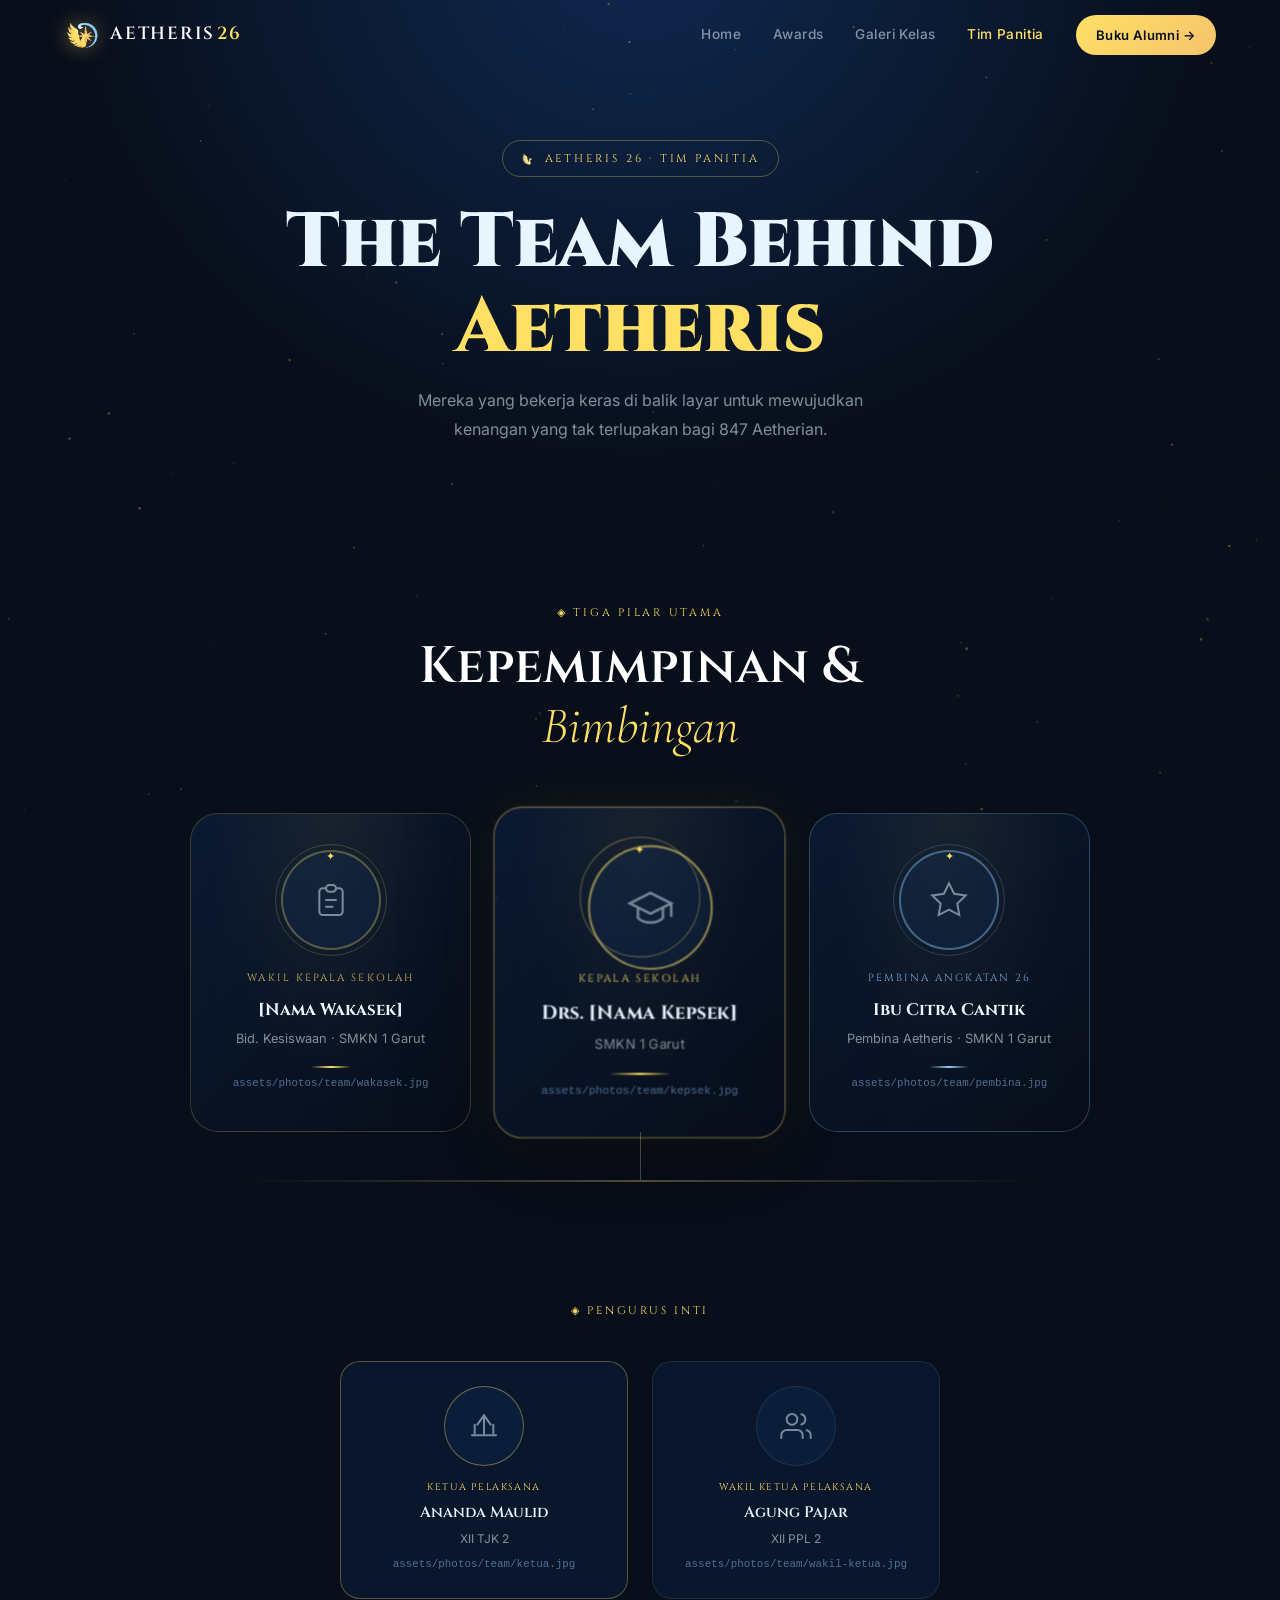
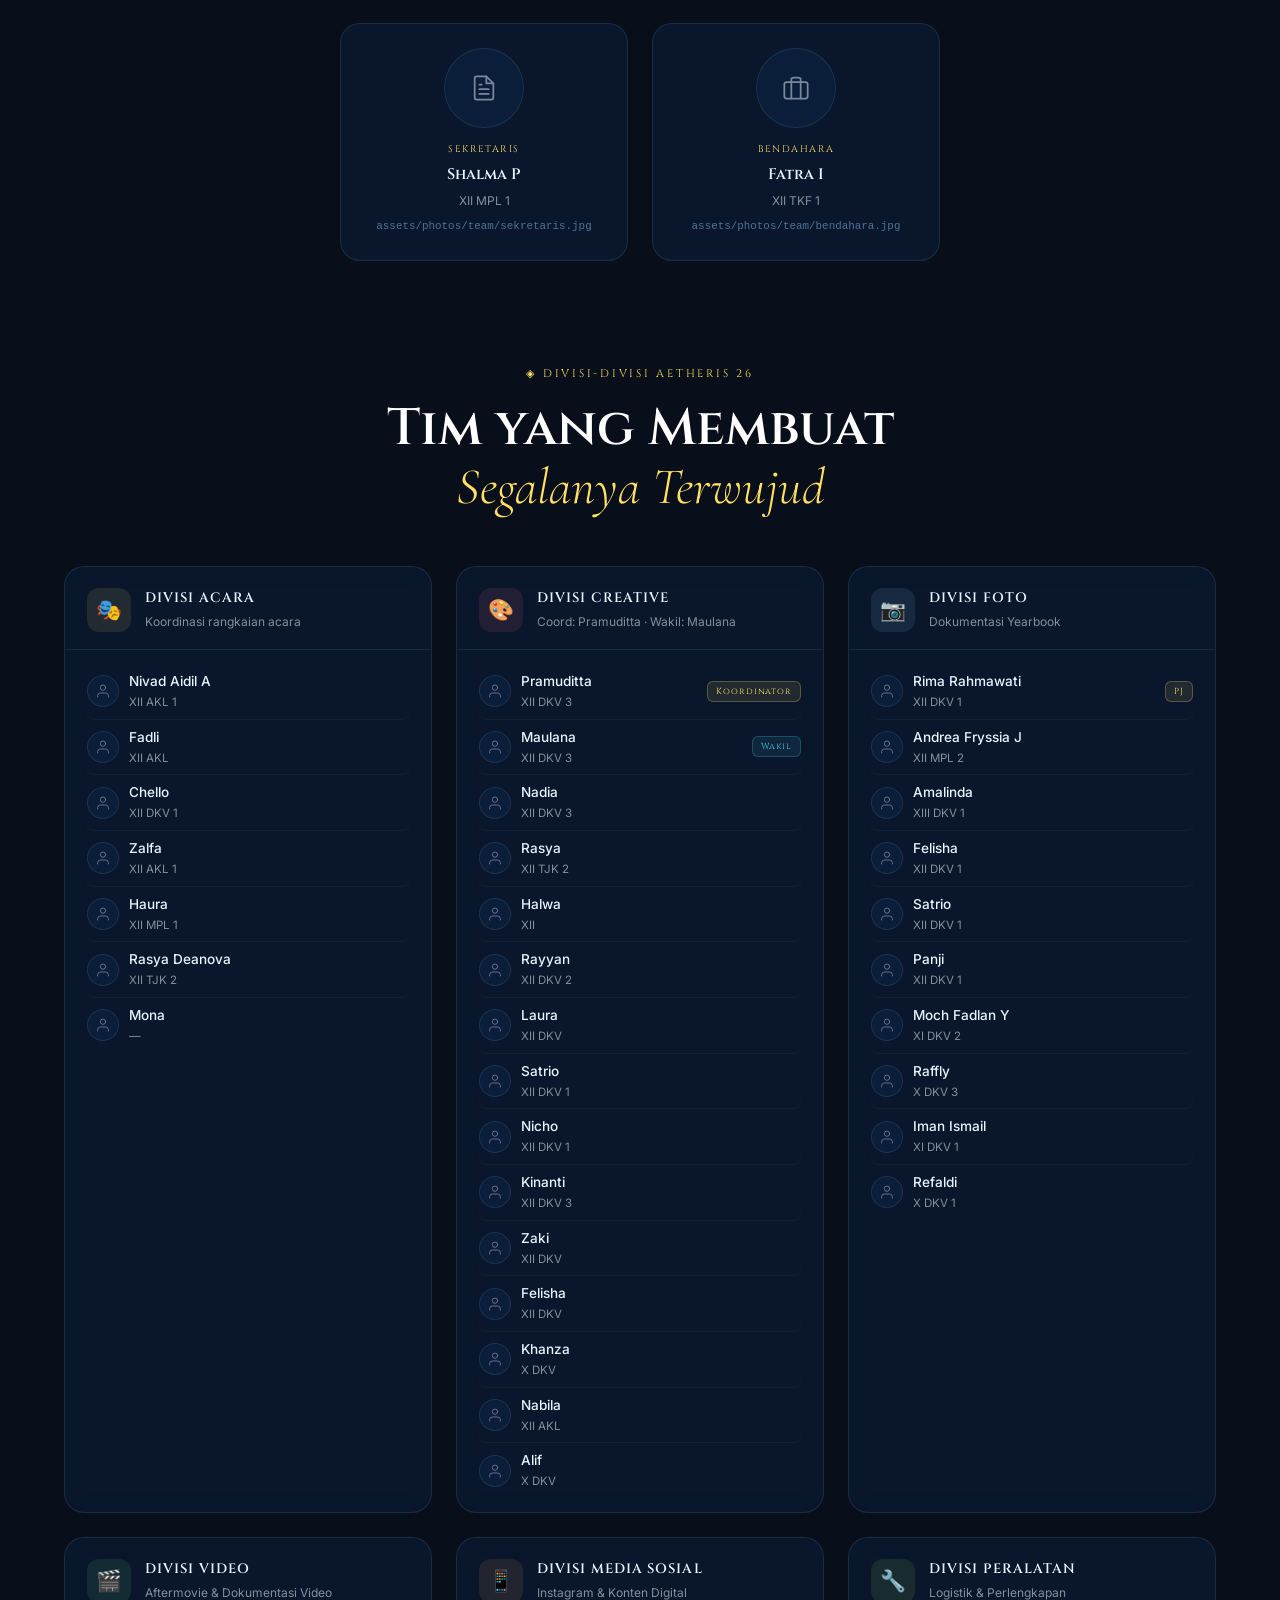
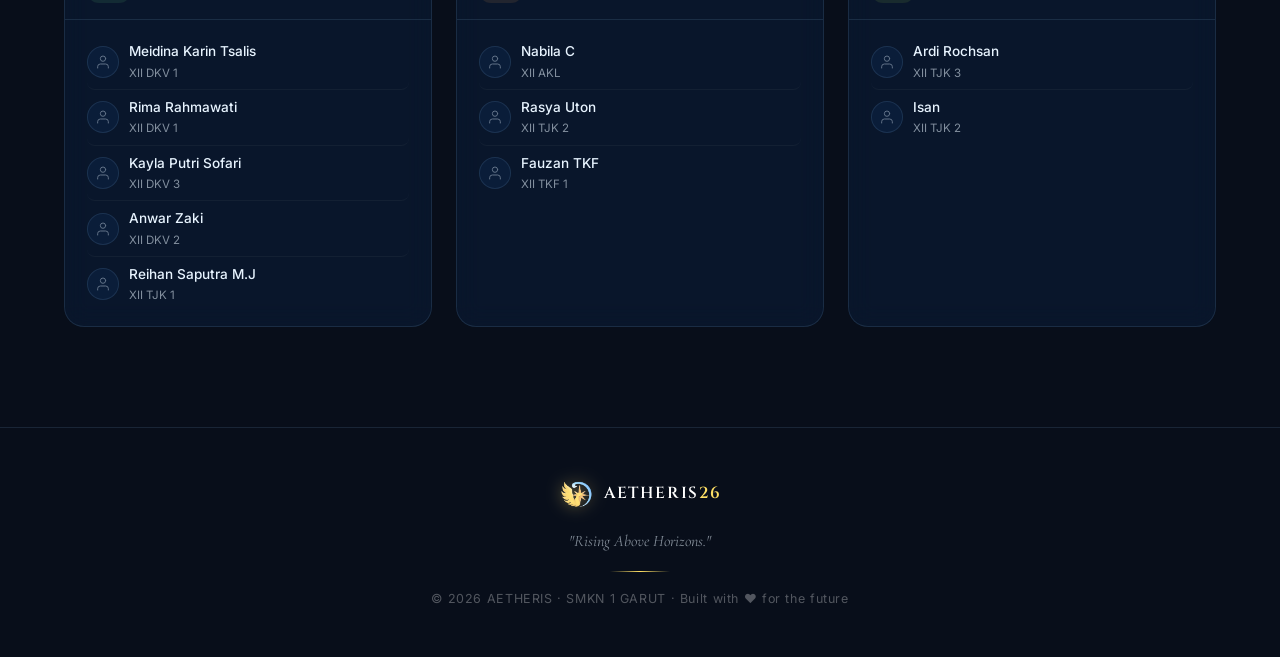
<file: team.html>
<!DOCTYPE html>
<html lang="id">
<head>
    <meta charset="UTF-8">
    <meta name="viewport" content="width=device-width, initial-scale=1.0">
    <title>Tim Panitia — AETHERIS 26</title>
    <link rel="preconnect" href="https://fonts.googleapis.com">
    <link href="https://fonts.googleapis.com/css2?family=Cinzel:wght@400;600;900&family=Inter:wght@300;400;500;600&family=Cormorant+Garamond:ital,wght@0,300;0,600;1,300;1,600&display=swap" rel="stylesheet">
    <link rel="stylesheet" href="assets/css/main.css">
    <link rel="stylesheet" href="assets/css/transitions.css">
    <style>
    /* ============================================================
       AETHERIS TEAM PAGE — TIM PANITIA
    ============================================================ */

    /* HERO */
    .team-hero { padding: 140px 0 80px; text-align: center; background: radial-gradient(ellipse at 50% -10%, rgba(21,63,124,0.55) 0%, transparent 65%), var(--dark); }
    .team-hero-badge { display: inline-flex; align-items: center; gap: 8px; font-family: var(--font-display); font-size: 0.7rem; letter-spacing: 0.25em; color: var(--gold); border: 1px solid rgba(255,224,101,0.3); padding: 8px 18px; border-radius: 30px; margin-bottom: 24px; }
    .team-hero-title { font-family: var(--font-display); font-size: clamp(2.5rem, 6vw, 5rem); font-weight: 900; line-height: 1.1; margin-bottom: 16px; }
    .team-hero-sub { color: var(--text-muted); max-width: 500px; margin: 0 auto; line-height: 1.8; }

    /* ===== 3 PILLARS ===== */
    .pillars-section { padding: 80px 0; }
    .pillars-title { text-align: center; margin-bottom: 56px; }
    .pillars-grid { display: grid; grid-template-columns: repeat(3, 1fr); gap: 28px; max-width: 900px; margin: 0 auto; }
    .pillar-card { background: linear-gradient(135deg, rgba(21,63,124,0.25), rgba(8,14,26,0.6)); backdrop-filter: blur(16px); border: 1px solid rgba(255,224,101,0.2); border-radius: 28px; padding: 36px 24px; text-align: center; position: relative; overflow: hidden; transition: transform 0.35s, border-color 0.35s, box-shadow 0.35s; }
    .pillar-card::before { content: ''; position: absolute; inset: 0; background: radial-gradient(ellipse at 50% 0%, rgba(255,224,101,0.06) 0%, transparent 60%); }
    .pillar-card:hover { transform: translateY(-6px); border-color: rgba(255,224,101,0.4); box-shadow: 0 20px 60px rgba(0,0,0,0.4), 0 0 40px rgba(255,224,101,0.05); }
    .pillar-photo-wrap { width: 100px; height: 100px; margin: 0 auto 20px; position: relative; }
    .pillar-photo { width: 100px; height: 100px; border-radius: 50%; overflow: hidden; background: var(--glass); border: 2px solid rgba(255,224,101,0.3); display: flex; align-items: center; justify-content: center; font-size: 2.5rem; }
    .pillar-photo img { width: 100%; height: 100%; object-fit: cover; }
    .pillar-gold-ring { position: absolute; inset: -6px; border-radius: 50%; border: 1px solid rgba(255,224,101,0.2); animation: rotateSlow 8s linear infinite; }
    .pillar-gold-ring::after { content: '✦'; position: absolute; top: 2px; left: 50%; transform: translateX(-50%); color: var(--gold); font-size: 0.7rem; }
    @keyframes rotateSlow { to { transform: rotate(360deg); } }
    .pillar-role { font-family: var(--font-display); font-size: 0.65rem; letter-spacing: 0.2em; color: var(--gold); margin-bottom: 8px; opacity: 0.8; }
    .pillar-name { font-family: var(--font-display); font-size: 1.05rem; font-weight: 700; color: var(--text-main); margin-bottom: 4px; }
    .pillar-org { font-size: 0.8rem; color: var(--text-muted); }
    .pillar-gold-line { width: 40px; height: 2px; background: linear-gradient(to right, transparent, var(--gold), transparent); margin: 16px auto 0; }

    /* Connector lines */
    .org-connector { display: flex; justify-content: center; align-items: center; height: 48px; position: relative; }
    .org-connector::before { content: ''; position: absolute; top: 0; left: 50%; width: 1px; height: 100%; background: linear-gradient(to bottom, rgba(255,224,101,0.3), rgba(149,206,255,0.3)); }
    .org-connector-h { position: relative; display: flex; justify-content: center; height: 2px; background: linear-gradient(to right, transparent, rgba(255,224,101,0.3) 50%, transparent); margin: 0 auto; width: 70%; margin-bottom: 40px; }

    /* ===== BPH SECTION ===== */
    .bph-section { padding: 0 0 80px; }
    .bph-inner { max-width: 800px; margin: 0 auto; }
    .bph-row { display: grid; grid-template-columns: repeat(2, 1fr); gap: 24px; max-width: 600px; margin: 0 auto 24px; }
    .bph-row.single { grid-template-columns: 1fr; max-width: 280px; }

    /* ===== DIVISION CARDS ===== */
    .divisions-section { padding: 0 0 100px; }
    .divisions-title { text-align: center; margin-bottom: 48px; }
    .divisions-grid { display: grid; grid-template-columns: repeat(auto-fill, minmax(280px, 1fr)); gap: 24px; }

    .division-card { background: var(--glass); backdrop-filter: blur(12px); border: 1px solid var(--glass-border); border-radius: 20px; overflow: hidden; transition: transform 0.3s, border-color 0.3s; }
    .division-card:hover { transform: translateY(-4px); border-color: rgba(149,206,255,0.25); }
    .division-header { padding: 20px 22px 16px; border-bottom: 1px solid var(--glass-border); display: flex; align-items: center; gap: 14px; }
    .division-icon { width: 44px; height: 44px; border-radius: 12px; display: flex; align-items: center; justify-content: center; font-size: 1.3rem; flex-shrink: 0; }
    .division-name { font-family: var(--font-display); font-size: 0.85rem; letter-spacing: 0.08em; font-weight: 600; color: var(--text-main); }
    .division-coord { font-size: 0.75rem; color: var(--text-muted); margin-top: 2px; }
    .division-members { padding: 14px 22px; }
    .member-row { display: flex; align-items: center; gap: 10px; padding: 6px 0; border-bottom: 1px solid rgba(255,255,255,0.04); }
    .member-row:last-child { border-bottom: none; }
    .member-avatar { width: 32px; height: 32px; border-radius: 50%; background: var(--glass); border: 1px solid var(--glass-border); display: flex; align-items: center; justify-content: center; font-size: 0.8rem; flex-shrink: 0; overflow: hidden; }
    .member-avatar img { width: 100%; height: 100%; object-fit: cover; }
    .member-info { flex: 1; min-width: 0; }
    .member-name { font-size: 0.85rem; color: var(--text-main); font-weight: 500; white-space: nowrap; overflow: hidden; text-overflow: ellipsis; }
    .member-class { font-size: 0.72rem; color: var(--text-muted); }
    .member-role-badge { font-family: var(--font-display); font-size: 0.55rem; letter-spacing: 0.1em; padding: 2px 8px; border-radius: 6px; flex-shrink: 0; }
    .badge-coord { background: rgba(255,224,101,0.1); border: 1px solid rgba(255,224,101,0.25); color: var(--gold); }
    .badge-wakil { background: rgba(69,199,226,0.1); border: 1px solid rgba(69,199,226,0.25); color: var(--teal); }

    /* Person card reusable */
    .person-card { background: var(--glass); border: 1px solid var(--glass-border); border-radius: 20px; padding: 24px 20px; text-align: center; transition: transform 0.3s, border-color 0.3s; }
    .person-card:hover { transform: translateY(-4px); border-color: rgba(255,224,101,0.2); }
    .person-photo { width: 80px; height: 80px; border-radius: 50%; margin: 0 auto 14px; background: var(--glass); border: 1.5px solid var(--glass-border); display: flex; align-items: center; justify-content: center; font-size: 2rem; overflow: hidden; }
    .person-photo img { width: 100%; height: 100%; object-fit: cover; }
    .person-role { font-family: var(--font-display); font-size: 0.6rem; letter-spacing: 0.15em; color: var(--gold); margin-bottom: 4px; }
    .person-name { font-family: var(--font-display); font-size: 0.95rem; font-weight: 600; color: var(--text-main); }
    .person-class { font-size: 0.75rem; color: var(--text-muted); margin-top: 3px; }

    /* Photo path info */
    .photo-path { font-size: 0.68rem; color: rgba(149,206,255,0.5); font-family: 'Courier New', monospace; margin-top: 6px; }

    @media (max-width: 768px) {
        .pillars-grid { grid-template-columns: 1fr; max-width: 320px; margin:0 auto; }
        .pillar-center { transform: scale(1) !important; }
        .bph-row { grid-template-columns: 1fr 1fr; max-width: 100%; gap: 14px; }
        .bph-row.single { grid-template-columns: 1fr; max-width: 240px; }
        .divisions-grid { grid-template-columns: 1fr; }
    }
    @media (max-width: 480px) {
        .pillar-photo-wrap, .pillar-photo { width: 80px; height: 80px; }
        .section-title { font-size: 1.8rem; }
    }

    /* ===== TEAM MEMBER MODAL ===== */
    .team-modal { position:fixed; inset:0; z-index:9999; display:flex; align-items:center; justify-content:center; opacity:0; visibility:hidden; transition:opacity 0.3s, visibility 0.3s; }
    .team-modal.open { opacity:1; visibility:visible; }
    .team-modal-backdrop { position:absolute; inset:0; background:rgba(5,10,20,0.92); backdrop-filter:blur(20px); -webkit-backdrop-filter:blur(20px); cursor:pointer; }
    .team-modal-box { position:relative; z-index:2; width:90vw; max-width:480px; background:linear-gradient(135deg, rgba(15,31,53,0.98), rgba(8,14,26,0.99)); border:1px solid rgba(149,206,255,0.15); border-radius:28px; padding:36px 32px; animation: modalSlideUp 0.35s cubic-bezier(0.25,0.46,0.45,0.94); }
    @keyframes modalSlideUp { from { transform:translateY(20px); opacity:0; } to { transform:translateY(0); opacity:1; } }
    .team-modal-close { position:absolute; top:16px; right:16px; width:36px; height:36px; border-radius:50%; background:rgba(255,255,255,0.06); border:1px solid rgba(255,255,255,0.1); color:rgba(255,255,255,0.6); font-size:1rem; cursor:pointer; display:flex; align-items:center; justify-content:center; transition:background 0.2s, color 0.2s; line-height:1; }
    .team-modal-close:hover { background:rgba(255,255,255,0.12); color:#fff; }
    .team-modal-top { display:flex; align-items:center; gap:24px; margin-bottom:24px; }
    .team-modal-photo { width:96px; height:96px; border-radius:50%; background:linear-gradient(135deg, rgba(21,63,124,0.5), rgba(8,14,26,0.8)); border:2px solid rgba(255,224,101,0.3); display:flex; align-items:center; justify-content:center; overflow:hidden; flex-shrink:0; }
    .team-modal-photo img { width:100%; height:100%; object-fit:cover; }
    .team-modal-role { font-family:'Cinzel',serif; font-size:0.6rem; letter-spacing:0.2em; color:var(--gold); margin-bottom:6px; opacity:0.85; }
    .team-modal-name { font-family:'Cinzel',serif; font-size:1.3rem; font-weight:700; color:#E8F4FF; line-height:1.2; margin-bottom:6px; }
    .team-modal-kelas { font-size:0.82rem; color:rgba(232,244,255,0.55); }
    .team-modal-divider { height:1px; background:linear-gradient(to right, transparent, rgba(149,206,255,0.2), transparent); margin:20px 0; }
    .team-modal-socmed { display:flex; align-items:center; gap:10px; flex-wrap:wrap; }
    .team-modal-socmed-label { font-size:0.75rem; color:rgba(232,244,255,0.4); font-family:'Cinzel',serif; letter-spacing:0.1em; }
    .tm-socmed-btn { display:flex; align-items:center; gap:6px; padding:8px 14px; border-radius:10px; border:1px solid rgba(255,224,101,0.2); background:rgba(255,224,101,0.06); color:rgba(255,224,101,0.8); font-size:0.75rem; text-decoration:none; transition:all 0.2s; cursor:pointer; }
    .tm-socmed-btn:hover { background:rgba(255,224,101,0.14); border-color:rgba(255,224,101,0.4); color:#FFE065; }
    .team-modal-footer { margin-top:20px; font-family:'Cinzel',serif; font-size:0.6rem; letter-spacing:0.2em; color:rgba(149,206,255,0.35); text-align:center; }
    .member-row { cursor:pointer; border-radius:8px; transition:background 0.2s, padding-left 0.2s; }
    .member-row:hover { background:rgba(149,206,255,0.06); padding-left:4px; }
    .person-card { cursor:pointer; }
    .pillar-card { cursor:pointer; }
    @media (max-width: 480px) {
        .team-modal-box { padding:24px 20px; }
        .team-modal-photo { width:72px; height:72px; }
        .team-modal-name { font-size:1.1rem; }
    }
    </style>
</head>
<body>

    <canvas id="starfield" class="starfield"></canvas>

    <!-- NAV -->
    <nav class="glass-nav" id="mainNav">
        <div class="nav-inner">
            <a href="index.html" class="logo" style="display:flex;align-items:center;gap:10px;text-decoration:none;">
                <div class="logo-icon"><img src="assets/images/logo-aetheris.png" alt="" class="logo-img"></div>
                <span class="logo-text">AETHERIS<em>26</em></span>
            </a>
            <div class="nav-links">
                <a href="index.html">Home</a>
                <a href="awards.html">Awards</a>
                <a href="yearbook-gallery.html">Galeri Kelas</a>
                <a href="team.html" style="color:var(--gold)">Tim Panitia</a>
                <a href="gallery.html" class="nav-cta">Buku Alumni →</a>
            </div>
            <button class="hamburger" id="hamburger" aria-label="Menu"><span></span><span></span><span></span></button>
        </div>
        <div class="mobile-menu" id="mobileMenu">
            <a href="index.html">Home</a>
            <a href="awards.html">Awards</a>
            <a href="yearbook-gallery.html">Galeri Kelas</a>
            <a href="team.html">Tim Panitia</a>
            <a href="gallery.html" class="mobile-cta">Buku Alumni →</a>
        </div>
    </nav>

    <!-- HERO -->
    <section class="team-hero">
        <div class="container">
            <div class="team-hero-badge">
                <img src="assets/images/burung.png" alt="" style="width:16px;height:16px;object-fit:contain;mix-blend-mode:screen;">
                AETHERIS 26 · TIM PANITIA
            </div>
            <h1 class="team-hero-title">
                The Team Behind<br>
                <span style="color:var(--gold)">Aetheris</span>
            </h1>
            <p class="team-hero-sub">
                Mereka yang bekerja keras di balik layar untuk mewujudkan kenangan yang tak terlupakan bagi 847 Aetherian.
            </p>
        </div>
    </section>

    <!-- ===== 3 PILLARS: Kepsek · Wakasek · Pembina ===== -->
    <section class="pillars-section">
        <div class="container">
            <div class="pillars-title">
                <span class="section-label">◈ TIGA PILAR UTAMA</span>
                <h2 class="section-title" style="margin-top:12px;">Kepemimpinan &<br><em>Bimbingan</em></h2>
            </div>
            <div class="pillars-grid">
                <!-- Wakasek (kiri) -->
                <div class="pillar-card">
                    <div class="pillar-photo-wrap">
                        <div class="pillar-photo">
                            <!-- <img src="assets/photos/team/wakasek.jpg" alt="Wakasek"> -->
                            <svg width="40" height="40" viewBox="0 0 24 24" fill="none" stroke="currentColor" stroke-width="1.2" stroke-linecap="round" style="opacity:0.5"><path d="M9 5H7a2 2 0 0 0-2 2v12a2 2 0 0 0 2 2h10a2 2 0 0 0 2-2V7a2 2 0 0 0-2-2h-2"/><rect x="9" y="3" width="6" height="4" rx="2"/><path d="M9 12h6M9 16h4"/></svg>
                        </div>
                        <div class="pillar-gold-ring"></div>
                    </div>
                    <div class="pillar-role">WAKIL KEPALA SEKOLAH</div>
                    <div class="pillar-name">[Nama Wakasek]</div>
                    <div class="pillar-org">Bid. Kesiswaan · SMKN 1 Garut</div>
                    <div class="pillar-gold-line"></div>
                    <p class="photo-path">assets/photos/team/wakasek.jpg</p>
                </div>
                <!-- Kepala Sekolah (TENGAH — paling menonjol) -->
                <div class="pillar-card pillar-center" style="border-color:rgba(255,224,101,0.45);transform:scale(1.04);box-shadow:0 24px 80px rgba(0,0,0,0.5),0 0 60px rgba(255,224,101,0.08);">
                    <div class="pillar-photo-wrap">
                        <div class="pillar-photo" style="border-color:rgba(255,224,101,0.55);width:120px;height:120px;">
                            <!-- <img src="assets/photos/team/kepsek.jpg" alt="Kepala Sekolah"> -->
                            <svg width="48" height="48" viewBox="0 0 24 24" fill="none" stroke="currentColor" stroke-width="1.2" stroke-linecap="round" style="opacity:0.5"><path d="M22 10v6M2 10l10-5 10 5-10 5z"/><path d="M6 12v5c3 3 9 3 12 0v-5"/></svg>
                        </div>
                        <div class="pillar-gold-ring" style="inset:-8px;border-color:rgba(255,224,101,0.35);animation-duration:6s;"></div>
                    </div>
                    <div class="pillar-role" style="color:var(--gold);opacity:1;">KEPALA SEKOLAH</div>
                    <div class="pillar-name" style="font-size:1.15rem;">Drs. [Nama Kepsek]</div>
                    <div class="pillar-org">SMKN 1 Garut</div>
                    <div class="pillar-gold-line" style="width:60px;"></div>
                    <p class="photo-path">assets/photos/team/kepsek.jpg</p>
                </div>
                <!-- Pembina (kanan) -->
                <div class="pillar-card" style="border-color:rgba(149,206,255,0.25);">
                    <div class="pillar-photo-wrap">
                        <div class="pillar-photo" style="border-color:rgba(149,206,255,0.4);">
                            <!-- <img src="assets/photos/team/pembina.jpg" alt="Pembina"> -->
                            <svg width="40" height="40" viewBox="0 0 24 24" fill="none" stroke="currentColor" stroke-width="1.2" stroke-linecap="round" style="opacity:0.5"><polygon points="12 2 15.09 8.26 22 9.27 17 14.14 18.18 21.02 12 17.77 5.82 21.02 7 14.14 2 9.27 8.91 8.26 12 2"/></svg>
                        </div>
                        <div class="pillar-gold-ring" style="border-color:rgba(149,206,255,0.2);"></div>
                    </div>
                    <div class="pillar-role" style="color:var(--sky);">PEMBINA ANGKATAN 26</div>
                    <div class="pillar-name">Ibu Citra Cantik</div>
                    <div class="pillar-org">Pembina Aetheris · SMKN 1 Garut</div>
                    <div class="pillar-gold-line" style="background:linear-gradient(to right, transparent, var(--sky), transparent);"></div>
                    <p class="photo-path">assets/photos/team/pembina.jpg</p>
                </div>
            </div>

            <!-- Connector -->
            <div class="org-connector"></div>
            <div class="org-connector-h"></div>
        </div>
    </section>

    <!-- ===== BPH: Ketua & Staff Inti ===== -->
    <section class="bph-section">
        <div class="container">
            <div style="text-align:center;margin-bottom:40px;">
                <span class="section-label">◈  PENGURUS INTI </span>
            </div>
            <div class="bph-inner">
                <!-- Ketua & Wakil -->
                <div class="bph-row" style="max-width:600px;">
                    <div class="person-card" style="border-color:rgba(255,224,101,0.3);">
                        <div class="person-photo" style="border-color:rgba(255,224,101,0.4);">
                            <!-- <img src="assets/photos/team/ketua.jpg" alt="Ketua"> -->
                            <svg width="32" height="32" viewBox="0 0 24 24" fill="none" stroke="currentColor" stroke-width="1.5" stroke-linecap="round" style="opacity:0.5"><path d="M3 19h18M7 11l5-7 5 7"/><path d="M5 19V11M19 19V11M12 19V4"/></svg>
                        </div>
                        <div class="person-role">KETUA PELAKSANA</div>
                        <div class="person-name">Ananda Maulid</div>
                        <div class="person-class">XII TJK 2</div>
                        <p class="photo-path">assets/photos/team/ketua.jpg</p>
                    </div>
                    <div class="person-card">
                        <div class="person-photo">
                            <!-- <img src="assets/photos/team/wakil-ketua.jpg" alt="Wakil Ketua"> -->
                            <svg width="32" height="32" viewBox="0 0 24 24" fill="none" stroke="currentColor" stroke-width="1.5" stroke-linecap="round" style="opacity:0.5"><path d="M17 21v-2a4 4 0 0 0-4-4H5a4 4 0 0 0-4 4v2"/><circle cx="9" cy="7" r="4"/><path d="M23 21v-2a4 4 0 0 0-3-3.87"/><path d="M16 3.13a4 4 0 0 1 0 7.75"/></svg>
                        </div>
                        <div class="person-role">WAKIL KETUA PELAKSANA</div>
                        <div class="person-name">Agung Pajar</div>
                        <div class="person-class">XII PPL 2</div>
                        <p class="photo-path">assets/photos/team/wakil-ketua.jpg</p>
                    </div>
                </div>
                <!-- Sekretaris & Bendahara -->
                <div class="bph-row" style="max-width:600px;">
                    <div class="person-card">
                        <div class="person-photo"><svg width="28" height="28" viewBox="0 0 24 24" fill="none" stroke="currentColor" stroke-width="1.5" stroke-linecap="round" style="opacity:0.5"><path d="M14 2H6a2 2 0 0 0-2 2v16a2 2 0 0 0 2 2h12a2 2 0 0 0 2-2V8z"/><polyline points="14 2 14 8 20 8"/><line x1="16" y1="13" x2="8" y2="13"/><line x1="16" y1="17" x2="8" y2="17"/><polyline points="10 9 9 9 8 9"/></svg></div>
                        <div class="person-role">SEKRETARIS</div>
                        <div class="person-name">Shalma P</div>
                        <div class="person-class">XII MPL 1</div>
                        <p class="photo-path">assets/photos/team/sekretaris.jpg</p>
                    </div>
                    <div class="person-card">
                        <div class="person-photo"><svg width="28" height="28" viewBox="0 0 24 24" fill="none" stroke="currentColor" stroke-width="1.5" stroke-linecap="round" style="opacity:0.5"><rect x="2" y="7" width="20" height="14" rx="2"/><path d="M16 21V5a2 2 0 0 0-2-2h-4a2 2 0 0 0-2 2v16"/></svg></div>
                        <div class="person-role">BENDAHARA</div>
                        <div class="person-name">Fatra I</div>
                        <div class="person-class">XII TKF 1</div>
                        <p class="photo-path">assets/photos/team/bendahara.jpg</p>
                    </div>
                </div>
            </div>
        </div>
    </section>

    <!-- ===== DIVISIONS ===== -->
    <section class="divisions-section">
        <div class="container">
            <div class="divisions-title">
                <span class="section-label">◈ DIVISI-DIVISI AETHERIS 26</span>
                <h2 class="section-title" style="margin-top:12px;">Tim yang Membuat<br><em>Segalanya Terwujud</em></h2>
            </div>
            <div class="divisions-grid">

                <!-- DIVISI ACARA -->
                <div class="division-card">
                    <div class="division-header">
                        <div class="division-icon" style="background:rgba(255,224,101,0.1);">🎭</div>
                        <div>
                            <div class="division-name">DIVISI ACARA</div>
                            <div class="division-coord">Koordinasi rangkaian acara</div>
                        </div>
                    </div>
                    <div class="division-members">
                        <div class="member-row"><div class="member-avatar"><svg width="16" height="16" viewBox="0 0 24 24" fill="none" stroke="currentColor" stroke-width="1.5" stroke-linecap="round" style="opacity:0.4"><path d="M20 21v-2a4 4 0 0 0-4-4H8a4 4 0 0 0-4 4v2"/><circle cx="12" cy="7" r="4"/></svg></div><div class="member-info"><div class="member-name">Nivad Aidil A</div><div class="member-class">XII AKL 1</div></div></div>
                        <div class="member-row"><div class="member-avatar"><svg width="16" height="16" viewBox="0 0 24 24" fill="none" stroke="currentColor" stroke-width="1.5" stroke-linecap="round" style="opacity:0.4"><path d="M20 21v-2a4 4 0 0 0-4-4H8a4 4 0 0 0-4 4v2"/><circle cx="12" cy="7" r="4"/></svg></div><div class="member-info"><div class="member-name">Fadli</div><div class="member-class">XII AKL</div></div></div>
                        <div class="member-row"><div class="member-avatar"><svg width="16" height="16" viewBox="0 0 24 24" fill="none" stroke="currentColor" stroke-width="1.5" stroke-linecap="round" style="opacity:0.4"><path d="M20 21v-2a4 4 0 0 0-4-4H8a4 4 0 0 0-4 4v2"/><circle cx="12" cy="7" r="4"/></svg></div><div class="member-info"><div class="member-name">Chello</div><div class="member-class">XII DKV 1</div></div></div>
                        <div class="member-row"><div class="member-avatar"><svg width="16" height="16" viewBox="0 0 24 24" fill="none" stroke="currentColor" stroke-width="1.5" stroke-linecap="round" style="opacity:0.4"><path d="M20 21v-2a4 4 0 0 0-4-4H8a4 4 0 0 0-4 4v2"/><circle cx="12" cy="7" r="4"/></svg></div><div class="member-info"><div class="member-name">Zalfa</div><div class="member-class">XII AKL 1</div></div></div>
                        <div class="member-row"><div class="member-avatar"><svg width="16" height="16" viewBox="0 0 24 24" fill="none" stroke="currentColor" stroke-width="1.5" stroke-linecap="round" style="opacity:0.4"><path d="M20 21v-2a4 4 0 0 0-4-4H8a4 4 0 0 0-4 4v2"/><circle cx="12" cy="7" r="4"/></svg></div><div class="member-info"><div class="member-name">Haura</div><div class="member-class">XII MPL 1</div></div></div>
                        <div class="member-row"><div class="member-avatar"><svg width="16" height="16" viewBox="0 0 24 24" fill="none" stroke="currentColor" stroke-width="1.5" stroke-linecap="round" style="opacity:0.4"><path d="M20 21v-2a4 4 0 0 0-4-4H8a4 4 0 0 0-4 4v2"/><circle cx="12" cy="7" r="4"/></svg></div><div class="member-info"><div class="member-name">Rasya Deanova</div><div class="member-class">XII TJK 2</div></div></div>
                        <div class="member-row"><div class="member-avatar"><svg width="16" height="16" viewBox="0 0 24 24" fill="none" stroke="currentColor" stroke-width="1.5" stroke-linecap="round" style="opacity:0.4"><path d="M20 21v-2a4 4 0 0 0-4-4H8a4 4 0 0 0-4 4v2"/><circle cx="12" cy="7" r="4"/></svg></div><div class="member-info"><div class="member-name">Mona</div><div class="member-class">—</div></div></div>
                    </div>
                </div>

                <!-- DIVISI CREATIVE — Koordinator -->
                <div class="division-card">
                    <div class="division-header">
                        <div class="division-icon" style="background:rgba(240,101,149,0.1);">🎨</div>
                        <div>
                            <div class="division-name">DIVISI CREATIVE</div>
                            <div class="division-coord">Coord: Pramuditta · Wakil: Maulana</div>
                        </div>
                    </div>
                    <div class="division-members">
                        <div class="member-row"><div class="member-avatar"><svg width="16" height="16" viewBox="0 0 24 24" fill="none" stroke="currentColor" stroke-width="1.5" stroke-linecap="round" style="opacity:0.4"><path d="M20 21v-2a4 4 0 0 0-4-4H8a4 4 0 0 0-4 4v2"/><circle cx="12" cy="7" r="4"/></svg></div><div class="member-info"><div class="member-name">Pramuditta</div><div class="member-class">XII DKV 3</div></div><span class="member-role-badge badge-coord">Koordinator</span></div>
                        <div class="member-row"><div class="member-avatar"><svg width="16" height="16" viewBox="0 0 24 24" fill="none" stroke="currentColor" stroke-width="1.5" stroke-linecap="round" style="opacity:0.4"><path d="M20 21v-2a4 4 0 0 0-4-4H8a4 4 0 0 0-4 4v2"/><circle cx="12" cy="7" r="4"/></svg></div><div class="member-info"><div class="member-name">Maulana</div><div class="member-class">XII DKV 3</div></div><span class="member-role-badge badge-wakil">Wakil</span></div>
                        <div class="member-row"><div class="member-avatar"><svg width="16" height="16" viewBox="0 0 24 24" fill="none" stroke="currentColor" stroke-width="1.5" stroke-linecap="round" style="opacity:0.4"><path d="M20 21v-2a4 4 0 0 0-4-4H8a4 4 0 0 0-4 4v2"/><circle cx="12" cy="7" r="4"/></svg></div><div class="member-info"><div class="member-name">Nadia</div><div class="member-class">XII DKV 3</div></div></div>
                        <div class="member-row"><div class="member-avatar"><svg width="16" height="16" viewBox="0 0 24 24" fill="none" stroke="currentColor" stroke-width="1.5" stroke-linecap="round" style="opacity:0.4"><path d="M20 21v-2a4 4 0 0 0-4-4H8a4 4 0 0 0-4 4v2"/><circle cx="12" cy="7" r="4"/></svg></div><div class="member-info"><div class="member-name">Rasya</div><div class="member-class">XII TJK 2</div></div></div>
                        <div class="member-row"><div class="member-avatar"><svg width="16" height="16" viewBox="0 0 24 24" fill="none" stroke="currentColor" stroke-width="1.5" stroke-linecap="round" style="opacity:0.4"><path d="M20 21v-2a4 4 0 0 0-4-4H8a4 4 0 0 0-4 4v2"/><circle cx="12" cy="7" r="4"/></svg></div><div class="member-info"><div class="member-name">Halwa</div><div class="member-class">XII</div></div></div>
                        <div class="member-row"><div class="member-avatar"><svg width="16" height="16" viewBox="0 0 24 24" fill="none" stroke="currentColor" stroke-width="1.5" stroke-linecap="round" style="opacity:0.4"><path d="M20 21v-2a4 4 0 0 0-4-4H8a4 4 0 0 0-4 4v2"/><circle cx="12" cy="7" r="4"/></svg></div><div class="member-info"><div class="member-name">Rayyan</div><div class="member-class">XII DKV 2</div></div></div>
                        <div class="member-row"><div class="member-avatar"><svg width="16" height="16" viewBox="0 0 24 24" fill="none" stroke="currentColor" stroke-width="1.5" stroke-linecap="round" style="opacity:0.4"><path d="M20 21v-2a4 4 0 0 0-4-4H8a4 4 0 0 0-4 4v2"/><circle cx="12" cy="7" r="4"/></svg></div><div class="member-info"><div class="member-name">Laura</div><div class="member-class">XII DKV</div></div></div>
                        <div class="member-row"><div class="member-avatar"><svg width="16" height="16" viewBox="0 0 24 24" fill="none" stroke="currentColor" stroke-width="1.5" stroke-linecap="round" style="opacity:0.4"><path d="M20 21v-2a4 4 0 0 0-4-4H8a4 4 0 0 0-4 4v2"/><circle cx="12" cy="7" r="4"/></svg></div><div class="member-info"><div class="member-name">Satrio</div><div class="member-class">XII DKV 1</div></div></div>
                        <div class="member-row"><div class="member-avatar"><svg width="16" height="16" viewBox="0 0 24 24" fill="none" stroke="currentColor" stroke-width="1.5" stroke-linecap="round" style="opacity:0.4"><path d="M20 21v-2a4 4 0 0 0-4-4H8a4 4 0 0 0-4 4v2"/><circle cx="12" cy="7" r="4"/></svg></div><div class="member-info"><div class="member-name">Nicho</div><div class="member-class">XII DKV 1</div></div></div>
                        <div class="member-row"><div class="member-avatar"><svg width="16" height="16" viewBox="0 0 24 24" fill="none" stroke="currentColor" stroke-width="1.5" stroke-linecap="round" style="opacity:0.4"><path d="M20 21v-2a4 4 0 0 0-4-4H8a4 4 0 0 0-4 4v2"/><circle cx="12" cy="7" r="4"/></svg></div><div class="member-info"><div class="member-name">Kinanti</div><div class="member-class">XII DKV 3</div></div></div>
                        <div class="member-row"><div class="member-avatar"><svg width="16" height="16" viewBox="0 0 24 24" fill="none" stroke="currentColor" stroke-width="1.5" stroke-linecap="round" style="opacity:0.4"><path d="M20 21v-2a4 4 0 0 0-4-4H8a4 4 0 0 0-4 4v2"/><circle cx="12" cy="7" r="4"/></svg></div><div class="member-info"><div class="member-name">Zaki</div><div class="member-class">XII DKV</div></div></div>
                        <div class="member-row"><div class="member-avatar"><svg width="16" height="16" viewBox="0 0 24 24" fill="none" stroke="currentColor" stroke-width="1.5" stroke-linecap="round" style="opacity:0.4"><path d="M20 21v-2a4 4 0 0 0-4-4H8a4 4 0 0 0-4 4v2"/><circle cx="12" cy="7" r="4"/></svg></div><div class="member-info"><div class="member-name">Felisha</div><div class="member-class">XII DKV</div></div></div>
                        <div class="member-row"><div class="member-avatar"><svg width="16" height="16" viewBox="0 0 24 24" fill="none" stroke="currentColor" stroke-width="1.5" stroke-linecap="round" style="opacity:0.4"><path d="M20 21v-2a4 4 0 0 0-4-4H8a4 4 0 0 0-4 4v2"/><circle cx="12" cy="7" r="4"/></svg></div><div class="member-info"><div class="member-name">Khanza</div><div class="member-class">X DKV</div></div></div>
                        <div class="member-row"><div class="member-avatar"><svg width="16" height="16" viewBox="0 0 24 24" fill="none" stroke="currentColor" stroke-width="1.5" stroke-linecap="round" style="opacity:0.4"><path d="M20 21v-2a4 4 0 0 0-4-4H8a4 4 0 0 0-4 4v2"/><circle cx="12" cy="7" r="4"/></svg></div><div class="member-info"><div class="member-name">Nabila</div><div class="member-class">XII AKL</div></div></div>
                        <div class="member-row"><div class="member-avatar"><svg width="16" height="16" viewBox="0 0 24 24" fill="none" stroke="currentColor" stroke-width="1.5" stroke-linecap="round" style="opacity:0.4"><path d="M20 21v-2a4 4 0 0 0-4-4H8a4 4 0 0 0-4 4v2"/><circle cx="12" cy="7" r="4"/></svg></div><div class="member-info"><div class="member-name">Alif</div><div class="member-class">X DKV</div></div></div>
                    </div>
                </div>

                <!-- DIVISI FOTO -->
                <div class="division-card">
                    <div class="division-header">
                        <div class="division-icon" style="background:rgba(149,206,255,0.1);">📷</div>
                        <div>
                            <div class="division-name">DIVISI FOTO</div>
                            <div class="division-coord">Dokumentasi Yearbook</div>
                        </div>
                    </div>
                    <div class="division-members">
                        <div class="member-row"><div class="member-avatar"><svg width="16" height="16" viewBox="0 0 24 24" fill="none" stroke="currentColor" stroke-width="1.5" stroke-linecap="round" style="opacity:0.4"><path d="M20 21v-2a4 4 0 0 0-4-4H8a4 4 0 0 0-4 4v2"/><circle cx="12" cy="7" r="4"/></svg></div><div class="member-info"><div class="member-name">Rima Rahmawati</div><div class="member-class">XII DKV 1</div></div><span class="member-role-badge badge-coord">PJ</span></div>
                        <div class="member-row"><div class="member-avatar"><svg width="16" height="16" viewBox="0 0 24 24" fill="none" stroke="currentColor" stroke-width="1.5" stroke-linecap="round" style="opacity:0.4"><path d="M20 21v-2a4 4 0 0 0-4-4H8a4 4 0 0 0-4 4v2"/><circle cx="12" cy="7" r="4"/></svg></div><div class="member-info"><div class="member-name">Andrea Fryssia J</div><div class="member-class">XII MPL 2</div></div></div>
                        <div class="member-row"><div class="member-avatar"><svg width="16" height="16" viewBox="0 0 24 24" fill="none" stroke="currentColor" stroke-width="1.5" stroke-linecap="round" style="opacity:0.4"><path d="M20 21v-2a4 4 0 0 0-4-4H8a4 4 0 0 0-4 4v2"/><circle cx="12" cy="7" r="4"/></svg></div><div class="member-info"><div class="member-name">Amalinda</div><div class="member-class">XIII DKV 1</div></div></div>
                        <div class="member-row"><div class="member-avatar"><svg width="16" height="16" viewBox="0 0 24 24" fill="none" stroke="currentColor" stroke-width="1.5" stroke-linecap="round" style="opacity:0.4"><path d="M20 21v-2a4 4 0 0 0-4-4H8a4 4 0 0 0-4 4v2"/><circle cx="12" cy="7" r="4"/></svg></div><div class="member-info"><div class="member-name">Felisha</div><div class="member-class">XII DKV 1</div></div></div>
                        <div class="member-row"><div class="member-avatar"><svg width="16" height="16" viewBox="0 0 24 24" fill="none" stroke="currentColor" stroke-width="1.5" stroke-linecap="round" style="opacity:0.4"><path d="M20 21v-2a4 4 0 0 0-4-4H8a4 4 0 0 0-4 4v2"/><circle cx="12" cy="7" r="4"/></svg></div><div class="member-info"><div class="member-name">Satrio</div><div class="member-class">XII DKV 1</div></div></div>
                        <div class="member-row"><div class="member-avatar"><svg width="16" height="16" viewBox="0 0 24 24" fill="none" stroke="currentColor" stroke-width="1.5" stroke-linecap="round" style="opacity:0.4"><path d="M20 21v-2a4 4 0 0 0-4-4H8a4 4 0 0 0-4 4v2"/><circle cx="12" cy="7" r="4"/></svg></div><div class="member-info"><div class="member-name">Panji</div><div class="member-class">XII DKV 1</div></div></div>
                        <div class="member-row"><div class="member-avatar"><svg width="16" height="16" viewBox="0 0 24 24" fill="none" stroke="currentColor" stroke-width="1.5" stroke-linecap="round" style="opacity:0.4"><path d="M20 21v-2a4 4 0 0 0-4-4H8a4 4 0 0 0-4 4v2"/><circle cx="12" cy="7" r="4"/></svg></div><div class="member-info"><div class="member-name">Moch Fadlan Y</div><div class="member-class">XI DKV 2</div></div></div>
                        <div class="member-row"><div class="member-avatar"><svg width="16" height="16" viewBox="0 0 24 24" fill="none" stroke="currentColor" stroke-width="1.5" stroke-linecap="round" style="opacity:0.4"><path d="M20 21v-2a4 4 0 0 0-4-4H8a4 4 0 0 0-4 4v2"/><circle cx="12" cy="7" r="4"/></svg></div><div class="member-info"><div class="member-name">Raffly</div><div class="member-class">X DKV 3</div></div></div>
                        <div class="member-row"><div class="member-avatar"><svg width="16" height="16" viewBox="0 0 24 24" fill="none" stroke="currentColor" stroke-width="1.5" stroke-linecap="round" style="opacity:0.4"><path d="M20 21v-2a4 4 0 0 0-4-4H8a4 4 0 0 0-4 4v2"/><circle cx="12" cy="7" r="4"/></svg></div><div class="member-info"><div class="member-name">Iman Ismail</div><div class="member-class">XI DKV 1</div></div></div>
                        <div class="member-row"><div class="member-avatar"><svg width="16" height="16" viewBox="0 0 24 24" fill="none" stroke="currentColor" stroke-width="1.5" stroke-linecap="round" style="opacity:0.4"><path d="M20 21v-2a4 4 0 0 0-4-4H8a4 4 0 0 0-4 4v2"/><circle cx="12" cy="7" r="4"/></svg></div><div class="member-info"><div class="member-name">Refaldi</div><div class="member-class">X DKV 1</div></div></div>
                    </div>
                </div>

                <!-- DIVISI VIDEO -->
                <div class="division-card">
                    <div class="division-header">
                        <div class="division-icon" style="background:rgba(105,219,124,0.1);">🎬</div>
                        <div>
                            <div class="division-name">DIVISI VIDEO</div>
                            <div class="division-coord">Aftermovie & Dokumentasi Video</div>
                        </div>
                    </div>
                    <div class="division-members">
                        <div class="member-row"><div class="member-avatar"><svg width="16" height="16" viewBox="0 0 24 24" fill="none" stroke="currentColor" stroke-width="1.5" stroke-linecap="round" style="opacity:0.4"><path d="M20 21v-2a4 4 0 0 0-4-4H8a4 4 0 0 0-4 4v2"/><circle cx="12" cy="7" r="4"/></svg></div><div class="member-info"><div class="member-name">Meidina Karin Tsalis</div><div class="member-class">XII DKV 1</div></div></div>
                        <div class="member-row"><div class="member-avatar"><svg width="16" height="16" viewBox="0 0 24 24" fill="none" stroke="currentColor" stroke-width="1.5" stroke-linecap="round" style="opacity:0.4"><path d="M20 21v-2a4 4 0 0 0-4-4H8a4 4 0 0 0-4 4v2"/><circle cx="12" cy="7" r="4"/></svg></div><div class="member-info"><div class="member-name">Rima Rahmawati</div><div class="member-class">XII DKV 1</div></div></div>
                        <div class="member-row"><div class="member-avatar"><svg width="16" height="16" viewBox="0 0 24 24" fill="none" stroke="currentColor" stroke-width="1.5" stroke-linecap="round" style="opacity:0.4"><path d="M20 21v-2a4 4 0 0 0-4-4H8a4 4 0 0 0-4 4v2"/><circle cx="12" cy="7" r="4"/></svg></div><div class="member-info"><div class="member-name">Kayla Putri Sofari</div><div class="member-class">XII DKV 3</div></div></div>
                        <div class="member-row"><div class="member-avatar"><svg width="16" height="16" viewBox="0 0 24 24" fill="none" stroke="currentColor" stroke-width="1.5" stroke-linecap="round" style="opacity:0.4"><path d="M20 21v-2a4 4 0 0 0-4-4H8a4 4 0 0 0-4 4v2"/><circle cx="12" cy="7" r="4"/></svg></div><div class="member-info"><div class="member-name">Anwar Zaki</div><div class="member-class">XII DKV 2</div></div></div>
                        <div class="member-row"><div class="member-avatar"><svg width="16" height="16" viewBox="0 0 24 24" fill="none" stroke="currentColor" stroke-width="1.5" stroke-linecap="round" style="opacity:0.4"><path d="M20 21v-2a4 4 0 0 0-4-4H8a4 4 0 0 0-4 4v2"/><circle cx="12" cy="7" r="4"/></svg></div><div class="member-info"><div class="member-name">Reihan Saputra M.J</div><div class="member-class">XII TJK 1</div></div></div>
                    </div>
                </div>

                <!-- DIVISI MEDSOS -->
                <div class="division-card">
                    <div class="division-header">
                        <div class="division-icon" style="background:rgba(255,169,77,0.1);">📱</div>
                        <div>
                            <div class="division-name">DIVISI MEDIA SOSIAL</div>
                            <div class="division-coord">Instagram & Konten Digital</div>
                        </div>
                    </div>
                    <div class="division-members">
                        <div class="member-row"><div class="member-avatar"><svg width="16" height="16" viewBox="0 0 24 24" fill="none" stroke="currentColor" stroke-width="1.5" stroke-linecap="round" style="opacity:0.4"><path d="M20 21v-2a4 4 0 0 0-4-4H8a4 4 0 0 0-4 4v2"/><circle cx="12" cy="7" r="4"/></svg></div><div class="member-info"><div class="member-name">Nabila C</div><div class="member-class">XII AKL</div></div></div>
                        <div class="member-row"><div class="member-avatar"><svg width="16" height="16" viewBox="0 0 24 24" fill="none" stroke="currentColor" stroke-width="1.5" stroke-linecap="round" style="opacity:0.4"><path d="M20 21v-2a4 4 0 0 0-4-4H8a4 4 0 0 0-4 4v2"/><circle cx="12" cy="7" r="4"/></svg></div><div class="member-info"><div class="member-name">Rasya Uton</div><div class="member-class">XII TJK 2</div></div></div>
                        <div class="member-row"><div class="member-avatar"><svg width="16" height="16" viewBox="0 0 24 24" fill="none" stroke="currentColor" stroke-width="1.5" stroke-linecap="round" style="opacity:0.4"><path d="M20 21v-2a4 4 0 0 0-4-4H8a4 4 0 0 0-4 4v2"/><circle cx="12" cy="7" r="4"/></svg></div><div class="member-info"><div class="member-name">Fauzan TKF</div><div class="member-class">XII TKF 1</div></div></div>
                    </div>
                </div>

                <!-- DIVISI PERALATAN -->
                <div class="division-card">
                    <div class="division-header">
                        <div class="division-icon" style="background:rgba(169,227,75,0.1);">🔧</div>
                        <div>
                            <div class="division-name">DIVISI PERALATAN</div>
                            <div class="division-coord">Logistik & Perlengkapan</div>
                        </div>
                    </div>
                    <div class="division-members">
                        <div class="member-row"><div class="member-avatar"><svg width="16" height="16" viewBox="0 0 24 24" fill="none" stroke="currentColor" stroke-width="1.5" stroke-linecap="round" style="opacity:0.4"><path d="M20 21v-2a4 4 0 0 0-4-4H8a4 4 0 0 0-4 4v2"/><circle cx="12" cy="7" r="4"/></svg></div><div class="member-info"><div class="member-name">Ardi Rochsan</div><div class="member-class">XII TJK 3</div></div></div>
                        <div class="member-row"><div class="member-avatar"><svg width="16" height="16" viewBox="0 0 24 24" fill="none" stroke="currentColor" stroke-width="1.5" stroke-linecap="round" style="opacity:0.4"><path d="M20 21v-2a4 4 0 0 0-4-4H8a4 4 0 0 0-4 4v2"/><circle cx="12" cy="7" r="4"/></svg></div><div class="member-info"><div class="member-name">Isan</div><div class="member-class">XII TJK 2</div></div></div>
                    </div>
                </div>

            </div>
        </div>
    </section>

    <!-- TEAM MEMBER MODAL -->
    <div class="team-modal" id="teamModal">
        <div class="team-modal-backdrop" id="teamModalBackdrop"></div>
        <div class="team-modal-box">
            <button class="team-modal-close" id="teamModalClose" aria-label="Tutup">&#x2715;</button>
            <div id="teamModalContent"></div>
        </div>
    </div>

    <!-- FOOTER -->
    <footer class="footer">
        <div class="container footer-inner">
            <div class="footer-logo">
                <img src="assets/images/logo-aetheris.png" alt="Aetheris 26" class="footer-logo-img">
                <span>AETHERIS<em>26</em></span>
            </div>
            <p class="footer-tagline">"Rising Above Horizons."</p>
            <div class="footer-divider"></div>
            <p class="footer-copy">&copy; 2026 AETHERIS · SMKN 1 GARUT · Built with ♥ for the future</p>
        </div>
    </footer>

    <script>
    // ===== TEAM MEMBER MODAL =====
    const teamModal = document.getElementById('teamModal');
    const teamModalContent = document.getElementById('teamModalContent');

    function openMember(data) {
        const photoFile = data.photo || '';
        const photoHtml = photoFile
            ? `<img src="assets/photos/team/${photoFile}" alt="${data.nama}" onerror="this.style.display='none';this.nextElementSibling.style.display='flex'">`
            : '';
        const initials = data.nama.split(' ').map(w => w[0]).slice(0,2).join('');
        const accentColor = data.color || 'rgba(255,224,101,0.3)';

        teamModalContent.innerHTML = `
            <div class="team-modal-top">
                <div class="team-modal-photo" style="border-color:${accentColor}">
                    ${photoHtml}
                    <div style="display:${photoFile ? 'none' : 'flex'};width:100%;height:100%;align-items:center;justify-content:center;font-family:'Cinzel',serif;font-size:1.8rem;font-weight:700;color:var(--gold);">${initials}</div>
                </div>
                <div>
                    <div class="team-modal-role">${data.role || ''}</div>
                    <div class="team-modal-name">${data.nama}</div>
                    <div class="team-modal-kelas">${data.kelas || ''}</div>
                </div>
            </div>
            <div class="team-modal-divider"></div>
            <div class="team-modal-socmed">
                <span class="team-modal-socmed-label">Find me:</span>
                <a href="#" class="tm-socmed-btn" onclick="return false" title="Instagram">
                    <svg width="14" height="14" viewBox="0 0 24 24" fill="none" stroke="currentColor" stroke-width="1.5"><rect x="2" y="2" width="20" height="20" rx="5"/><path d="M16 11.37A4 4 0 1 1 12.63 8 4 4 0 0 1 16 11.37z"/><line x1="17.5" y1="6.5" x2="17.51" y2="6.5"/></svg>
                    Instagram
                </a>
                <a href="#" class="tm-socmed-btn" onclick="return false" title="TikTok">
                    <svg width="14" height="14" viewBox="0 0 24 24" fill="none" stroke="currentColor" stroke-width="1.5"><path d="M9 12a4 4 0 1 0 4 4V4a5 5 0 0 0 5 5"/></svg>
                    TikTok
                </a>
            </div>
            <div class="team-modal-footer">AETHERIS MMXXVI · TIM PANITIA</div>
        `;
        teamModal.classList.add('open');
        document.body.style.overflow = 'hidden';
    }

    function closeTeamModal() {
        teamModal.classList.remove('open');
        document.body.style.overflow = '';
    }

    document.getElementById('teamModalClose').addEventListener('click', closeTeamModal);
    document.getElementById('teamModalBackdrop').addEventListener('click', closeTeamModal);
    document.addEventListener('keydown', e => { if (e.key === 'Escape') closeTeamModal(); });

    // Attach click to pillar cards
    document.querySelectorAll('.pillar-card').forEach(card => {
        const role = card.querySelector('.pillar-role')?.textContent?.trim() || '';
        const nama = card.querySelector('.pillar-name')?.textContent?.trim() || '';
        const kelas = card.querySelector('.pillar-org')?.textContent?.trim() || '';
        const photoPath = card.querySelector('.photo-path')?.textContent?.trim() || '';
        const photo = photoPath.split('/').pop();
        const isCenter = card.classList.contains('pillar-center');
        card.addEventListener('click', () => openMember({ nama, role, kelas, photo, color: isCenter ? 'rgba(255,224,101,0.5)' : 'rgba(149,206,255,0.3)' }));
    });

    // Attach click to person-cards (BPH)
    document.querySelectorAll('.person-card').forEach(card => {
        const role = card.querySelector('.person-role')?.textContent?.trim() || '';
        const nama = card.querySelector('.person-name')?.textContent?.trim() || '';
        const kelas = card.querySelector('.person-class')?.textContent?.trim() || '';
        const photoPath = card.querySelector('.photo-path')?.textContent?.trim() || '';
        const photo = photoPath.split('/').pop();
        card.addEventListener('click', () => openMember({ nama, role, kelas, photo, color: 'rgba(255,224,101,0.3)' }));
    });

    // Attach click to member-rows (divisions)
    document.querySelectorAll('.member-row').forEach(row => {
        const nama = row.querySelector('.member-name')?.textContent?.trim() || '';
        const kelas = row.querySelector('.member-class')?.textContent?.trim() || '';
        const badge = row.querySelector('.member-role-badge')?.textContent?.trim() || '';
        const divName = row.closest('.division-card')?.querySelector('.division-name')?.textContent?.trim() || '';
        const role = badge ? `${badge} — ${divName}` : divName;
        const nameSlug = nama.toLowerCase().replace(/[^a-z]/g, '-');
        row.addEventListener('click', () => openMember({ nama, role, kelas, photo: nameSlug + '.jpg', color: 'rgba(149,206,255,0.25)' }));
    });

    // ===== STARFIELD =====
    (function() {
        const c = document.getElementById('starfield');
        if (!c) return;
        const ctx = c.getContext('2d');
        function rsz() { c.width = window.innerWidth; c.height = window.innerHeight; }
        let stars = [];
        function mk() { stars=[]; for(let i=0;i<100;i++) stars.push({x:Math.random()*c.width,y:Math.random()*c.height,r:Math.random()*1.2+.3,a:Math.random(),s:Math.random()*.3+.1,d:(Math.random()-.5)*.2}); }
        function draw() { ctx.clearRect(0,0,c.width,c.height); stars.forEach(s=>{s.a+=s.s*.01;if(s.a>1)s.a=0;s.x+=s.d;if(s.x<0)s.x=c.width;if(s.x>c.width)s.x=0;const al=Math.abs(Math.sin(s.a*Math.PI));ctx.beginPath();ctx.arc(s.x,s.y,s.r,0,Math.PI*2);ctx.fillStyle=`rgba(255,224,101,${al*.5})`;ctx.fill();}); requestAnimationFrame(draw); }
        rsz(); mk(); draw(); window.addEventListener('resize',()=>{rsz();mk();});
    })();

    // ===== NAV & TRANSITIONS =====
    window.addEventListener('scroll', () => document.getElementById('mainNav').classList.toggle('scrolled', window.scrollY > 50));
    const hb = document.getElementById('hamburger'), mm = document.getElementById('mobileMenu');
    if (hb) hb.addEventListener('click', () => { hb.classList.toggle('active'); mm.classList.toggle('open'); });
    window.addEventListener('load', () => document.body.classList.add('loaded'));
    if (document.readyState === 'complete') document.body.classList.add('loaded');
    document.addEventListener('click', e => {
        const link = e.target.closest('a');
        if (!link) return;
        const href = link.getAttribute('href');
        if (!href || href.startsWith('#') || href.startsWith('http') || link.getAttribute('target') === '_blank') return;
        e.preventDefault(); document.body.classList.add('fading-out'); setTimeout(() => window.location.href = href, 400);
    });
    window.addEventListener('pageshow', e => { if (e.persisted) { document.body.classList.remove('fading-out'); document.body.classList.add('loaded'); } });
    </script>
</body>
</html>
</file>
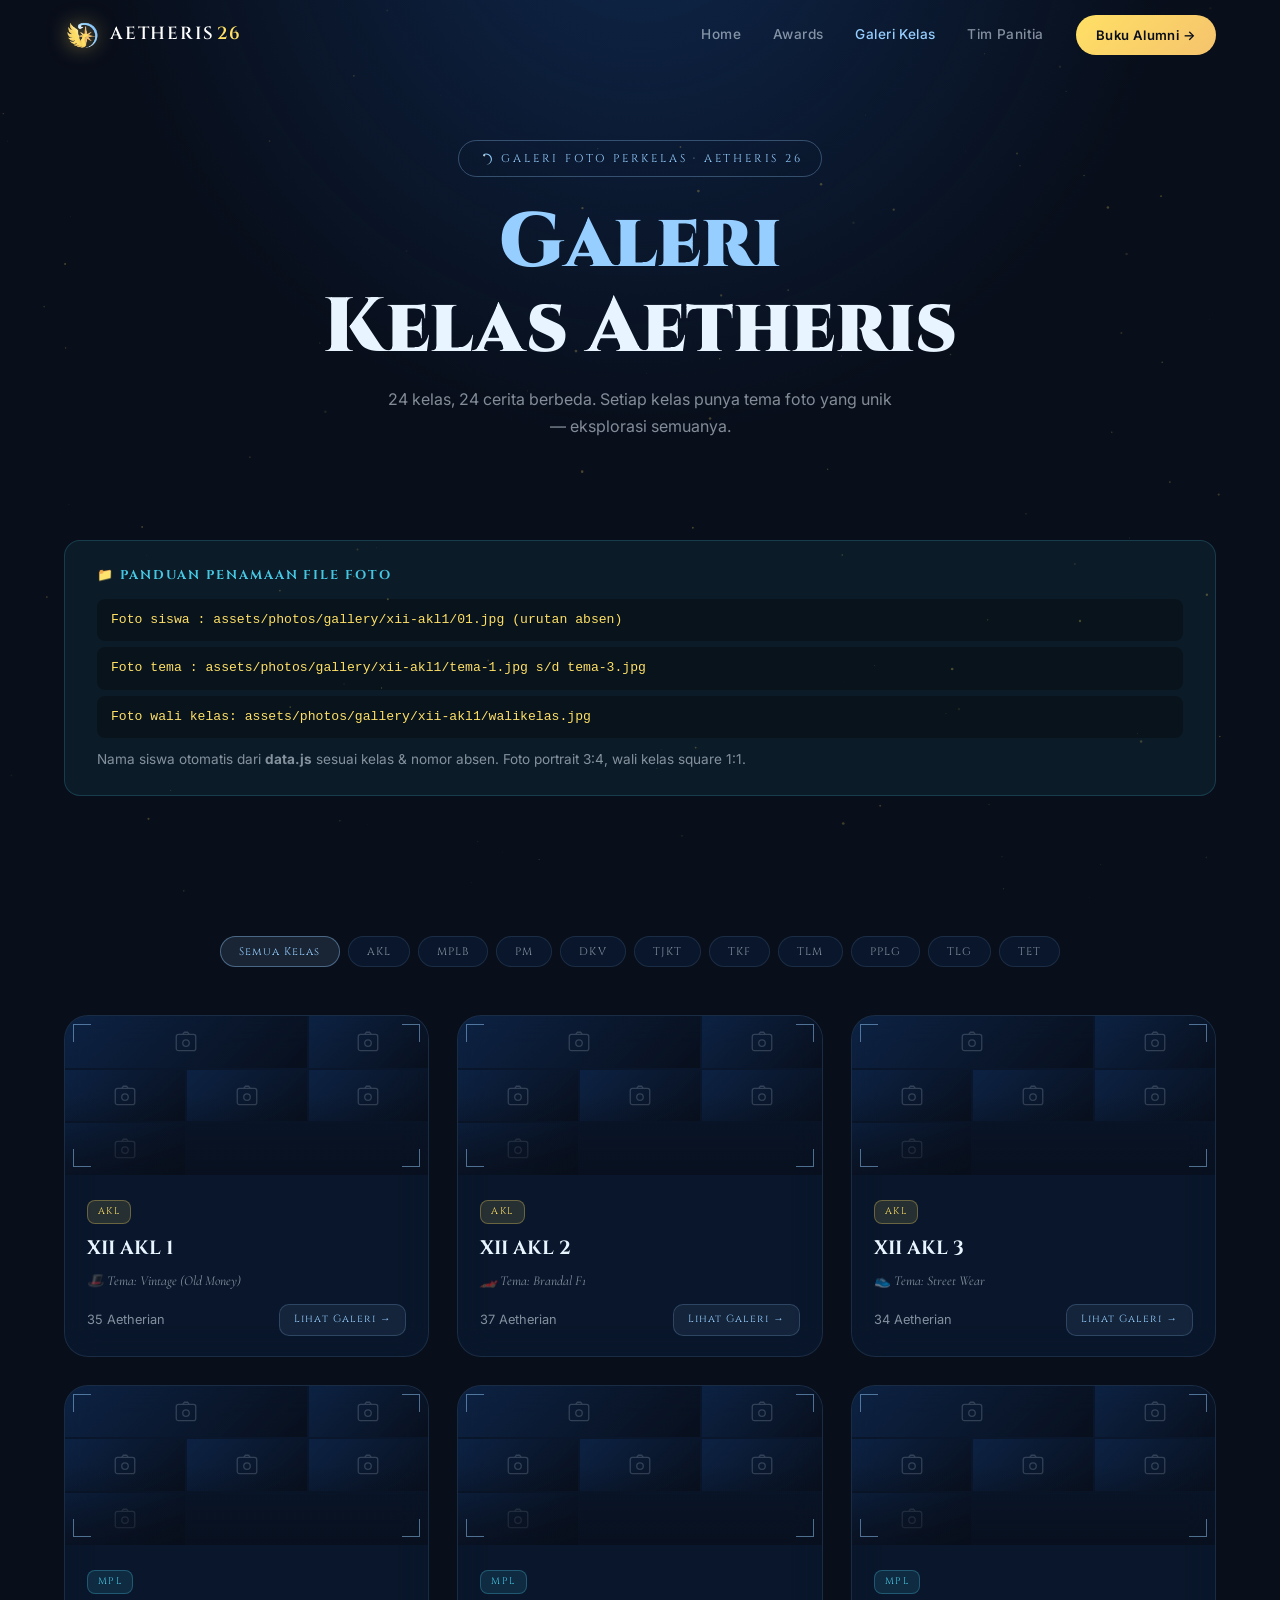
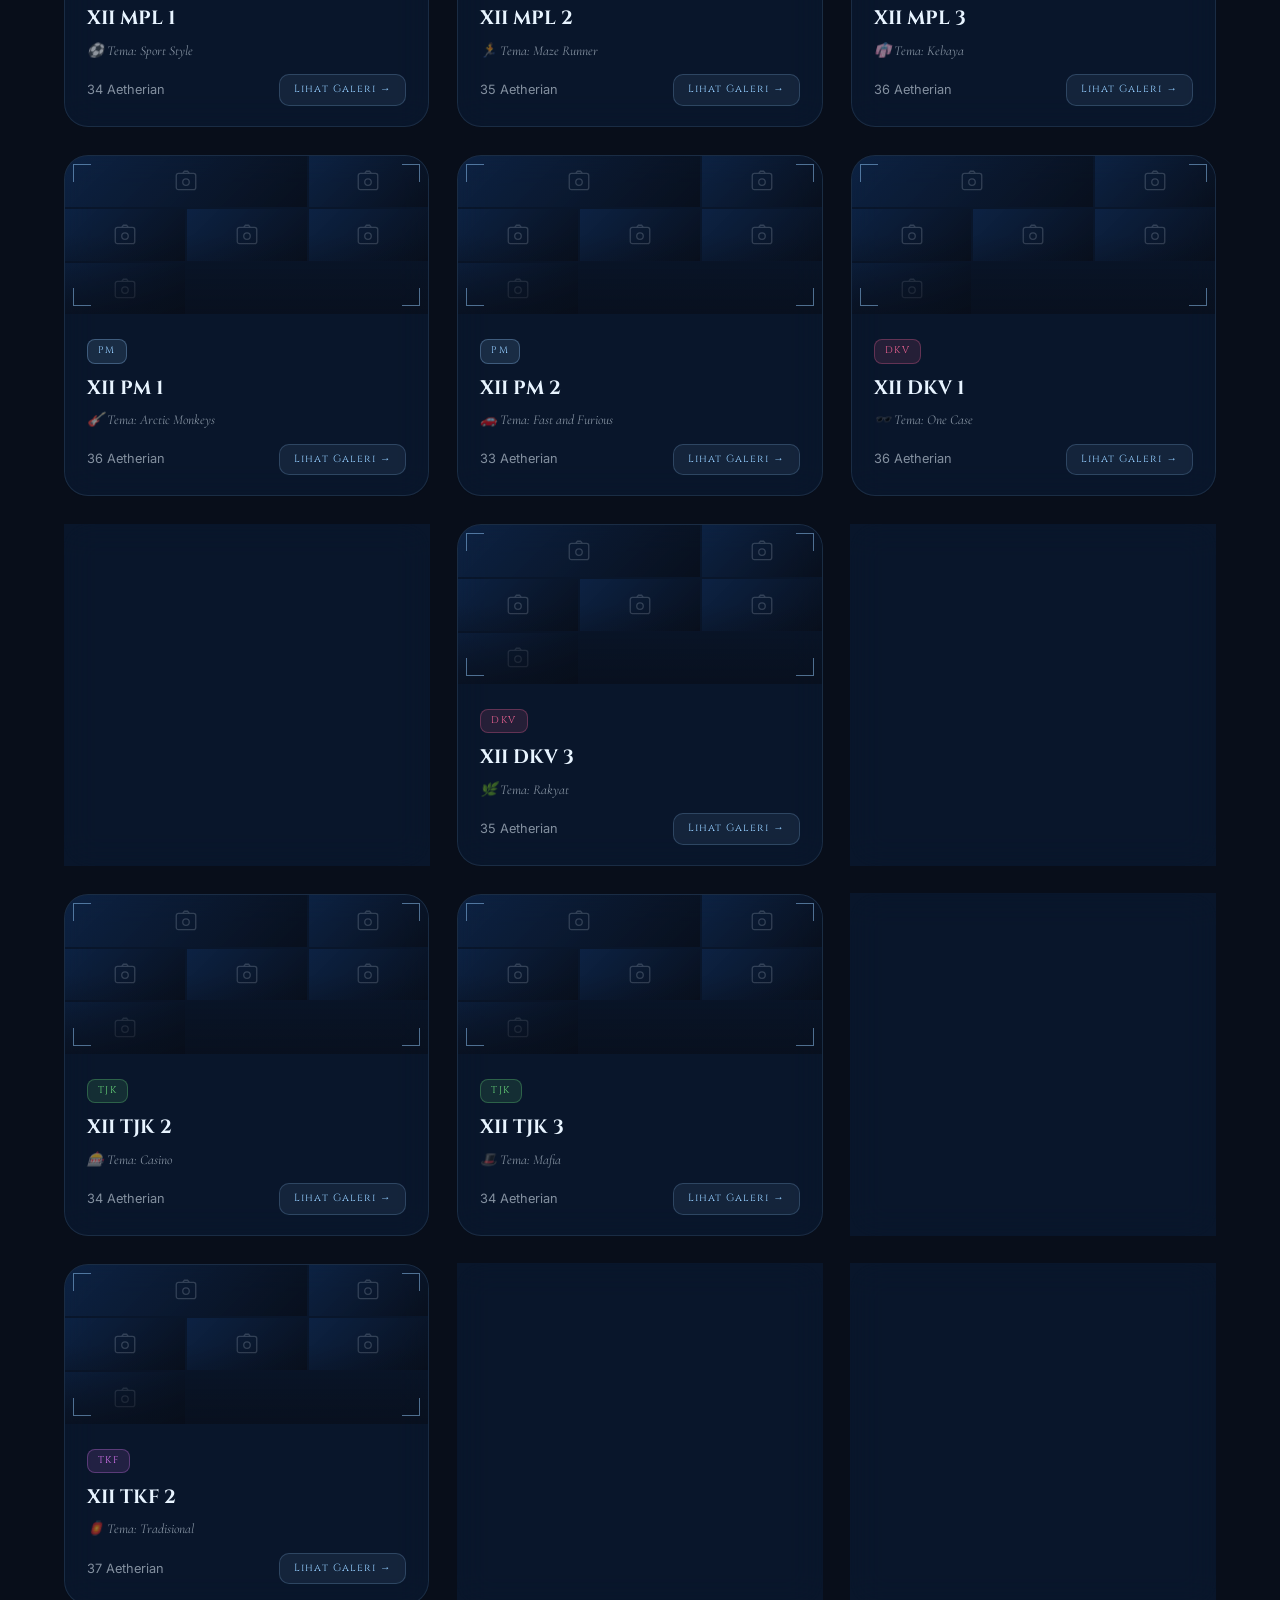
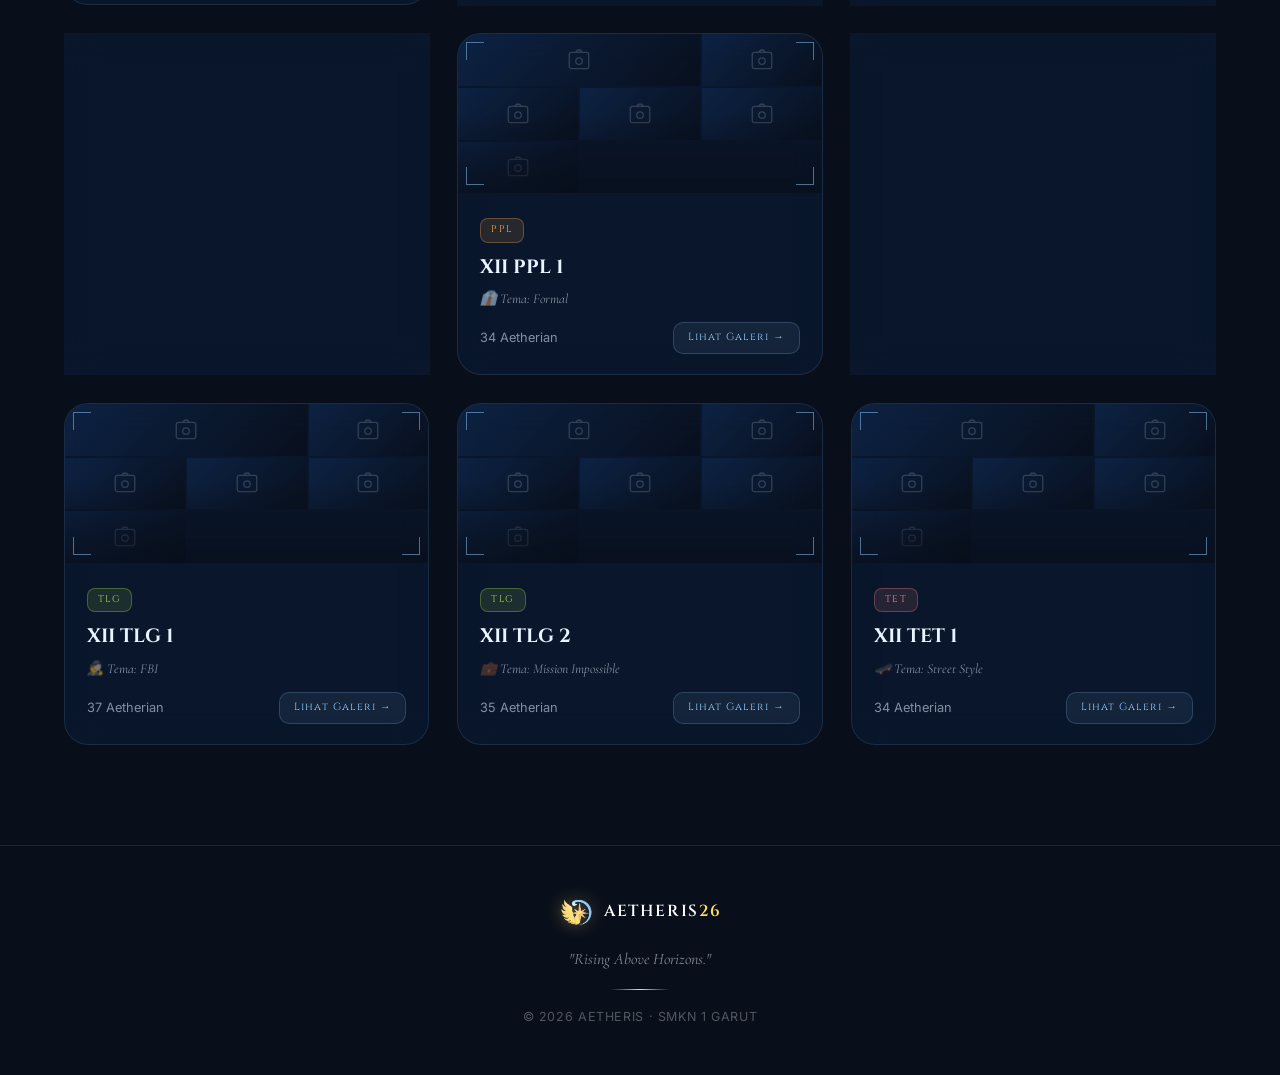
<file: yearbook-gallery.html>
<!DOCTYPE html>
<html lang="id">
<head>
    <meta charset="UTF-8">
    <meta name="viewport" content="width=device-width, initial-scale=1.0">
    <title>Galeri Kelas — AETHERIS 26</title>
    <link rel="preconnect" href="https://fonts.googleapis.com">
    <link href="https://fonts.googleapis.com/css2?family=Cinzel:wght@400;600;900&family=Inter:wght@300;400;500;600&family=Cormorant+Garamond:ital,wght@0,300;0,600;1,300;1,600&display=swap" rel="stylesheet">
    <link rel="stylesheet" href="assets/css/main.css">
    <link rel="stylesheet" href="assets/css/transitions.css">
    <script src="data/data.js"></script>
    <style>
    /* ============================================================
       YEARBOOK GALLERY — PER KELAS · AETHERIS 26
    ============================================================ */

    /* ===== PAGE HERO ===== */
    .gallery-hero { padding: 140px 0 80px; text-align: center; background: radial-gradient(ellipse at 50% -20%, rgba(21,63,124,0.5) 0%, transparent 60%), var(--dark); }
    .gallery-hero-badge { display: inline-flex; align-items: center; gap: 8px; font-family: var(--font-display); font-size: 0.7rem; letter-spacing: 0.25em; color: var(--sky); border: 1px solid rgba(149,206,255,0.3); padding: 8px 18px; border-radius: 30px; margin-bottom: 24px; }
    .gallery-hero-title { font-family: var(--font-display); font-size: clamp(2.5rem, 6vw, 5rem); font-weight: 900; line-height: 1.1; margin-bottom: 16px; }
    .gallery-hero-sub { color: var(--text-muted); font-size: 1rem; max-width: 520px; margin: 0 auto 20px; line-height: 1.7; }

    /* ===== FILE NAMING GUIDE ===== */
    .filename-guide { background: rgba(69,199,226,0.07); border: 1px solid rgba(69,199,226,0.2); border-radius: 16px; padding: 24px 32px; margin: 0 0 60px; }
    .filename-guide h4 { font-family: var(--font-display); font-size: 0.8rem; letter-spacing: 0.15em; color: var(--teal); margin-bottom: 12px; }
    .filename-guide code { display: block; font-family: 'Courier New', monospace; font-size: 0.82rem; background: rgba(0,0,0,0.3); padding: 10px 14px; border-radius: 8px; color: var(--gold); margin: 6px 0; overflow-x: auto; white-space: nowrap; }
    .filename-guide p { font-size: 0.85rem; color: var(--text-muted); line-height: 1.7; margin-top: 10px; }

    /* ===== DEPT FILTER ===== */
    .dept-filter-row { display: flex; justify-content: center; gap: 8px; flex-wrap: wrap; margin-bottom: 48px; }
    .dept-filter-btn { font-family: var(--font-display); font-size: 0.68rem; letter-spacing: 0.1em; padding: 7px 18px; border-radius: 24px; border: 1px solid var(--glass-border); background: var(--glass); color: var(--text-muted); cursor: pointer; transition: all 0.25s; }
    .dept-filter-btn:hover, .dept-filter-btn.active { background: rgba(149,206,255,0.12); border-color: rgba(149,206,255,0.4); color: var(--sky); }

    /* ===== CLASS CARDS GRID ===== */
    .classes-section { padding: 40px 0 100px; }
    .classes-grid { display: grid; grid-template-columns: repeat(auto-fill, minmax(320px, 1fr)); gap: 28px; }
    .class-card { background: var(--glass); backdrop-filter: blur(16px); border: 1px solid var(--glass-border); border-radius: 24px; overflow: hidden; transition: transform 0.35s ease, border-color 0.35s ease, box-shadow 0.35s ease; cursor: pointer; }
    .class-card:hover { transform: translateY(-6px); border-color: rgba(149,206,255,0.3); box-shadow: 0 20px 60px rgba(0,0,0,0.4); }
    .class-photo-frame { position: relative; }
    .class-photo-frame::after { content: ''; position: absolute; inset: 0; background: linear-gradient(180deg, transparent 50%, rgba(8,14,26,0.7) 100%); pointer-events: none; }
    .class-photos-grid { display: grid; grid-template-columns: repeat(3, 1fr); gap: 2px; aspect-ratio: 16/7; overflow: hidden; }
    .class-photo-slot { position: relative; overflow: hidden; background: linear-gradient(135deg, rgba(21,63,124,0.3), rgba(8,14,26,0.8)); }
    .class-photo-slot img { width: 100%; height: 100%; object-fit: cover; transition: transform 0.4s ease; }
    .class-card:hover .class-photo-slot img { transform: scale(1.08); }
    .class-photo-slot.main { grid-column: 1 / 3; }
    .class-photo-placeholder { width: 100%; height: 100%; display: flex; align-items: center; justify-content: center; }
    .frame-corner { position: absolute; width: 18px; height: 18px; z-index: 5; }
    .frame-corner.tl { top: 8px; left: 8px; border-top: 1.5px solid rgba(149,206,255,0.5); border-left: 1.5px solid rgba(149,206,255,0.5); }
    .frame-corner.tr { top: 8px; right: 8px; border-top: 1.5px solid rgba(149,206,255,0.5); border-right: 1.5px solid rgba(149,206,255,0.5); }
    .frame-corner.bl { bottom: 8px; left: 8px; border-bottom: 1.5px solid rgba(149,206,255,0.5); border-left: 1.5px solid rgba(149,206,255,0.5); }
    .frame-corner.br { bottom: 8px; right: 8px; border-bottom: 1.5px solid rgba(149,206,255,0.5); border-right: 1.5px solid rgba(149,206,255,0.5); }
    .class-info { padding: 20px 22px; }
    .class-dept-badge { display: inline-block; font-family: var(--font-display); font-size: 0.6rem; letter-spacing: 0.15em; padding: 3px 10px; border-radius: 8px; margin-bottom: 8px; }
    .class-name { font-family: var(--font-display); font-size: 1.2rem; font-weight: 700; color: var(--text-main); margin-bottom: 4px; }
    .class-theme { font-family: var(--font-italic); font-style: italic; font-size: 0.85rem; color: var(--text-muted); margin-bottom: 12px; }
    .class-meta { display: flex; align-items: center; justify-content: space-between; }
    .class-count { font-size: 0.8rem; color: var(--text-muted); }
    .class-view-btn { font-family: var(--font-display); font-size: 0.65rem; letter-spacing: 0.1em; padding: 6px 14px; border-radius: 10px; background: rgba(149,206,255,0.08); border: 1px solid rgba(149,206,255,0.2); color: var(--sky); transition: all 0.2s; }
    .class-card:hover .class-view-btn { background: rgba(149,206,255,0.15); border-color: rgba(149,206,255,0.4); }
    .dept-AKL { background: rgba(255,224,101,0.12); border: 1px solid rgba(255,224,101,0.3); color: #FFE065; }
    .dept-MPL { background: rgba(69,199,226,0.12);  border: 1px solid rgba(69,199,226,0.3);  color: #45C7E2; }
    .dept-PM  { background: rgba(149,206,255,0.12); border: 1px solid rgba(149,206,255,0.3); color: #95CEFF; }
    .dept-DKV { background: rgba(240,101,149,0.12); border: 1px solid rgba(240,101,149,0.3); color: #f06595; }
    .dept-TJK { background: rgba(105,219,124,0.12); border: 1px solid rgba(105,219,124,0.3); color: #69db7c; }
    .dept-TKF { background: rgba(218,119,242,0.12); border: 1px solid rgba(218,119,242,0.3); color: #da77f2; }
    .dept-TLM { background: rgba(116,192,252,0.12); border: 1px solid rgba(116,192,252,0.3); color: #74c0fc; }
    .dept-PPL { background: rgba(255,169,77,0.12);  border: 1px solid rgba(255,169,77,0.3);  color: #ffa94d; }
    .dept-TLG { background: rgba(169,227,75,0.12);  border: 1px solid rgba(169,227,75,0.3);  color: #a9e34b; }
    .dept-TET { background: rgba(255,135,135,0.12); border: 1px solid rgba(255,135,135,0.3); color: #ff8787; }

    /* ===== CLASS LIGHTBOX MODAL ===== */
    .gallery-modal { position: fixed; inset: 0; z-index: 9000; display: flex; align-items: center; justify-content: center; background: rgba(5,10,20,0.95); backdrop-filter: blur(20px); opacity: 0; visibility: hidden; transition: opacity 0.3s, visibility 0.3s; }
    .gallery-modal.open { opacity: 1; visibility: visible; }
    .modal-gallery-inner { position: relative; width: 92vw; max-width: 1000px; max-height: 90vh; overflow-y: auto; background: var(--dark-card); border: 1px solid var(--glass-border); border-radius: 28px; padding: 20px 28px 32px; scrollbar-width: thin; scrollbar-color: rgba(149,206,255,0.2) transparent; }
    .modal-gallery-inner::-webkit-scrollbar { width: 4px; }
    .modal-gallery-inner::-webkit-scrollbar-thumb { background: rgba(149,206,255,0.2); border-radius: 4px; }
    .modal-close { position: sticky; top: 0; float: right; width: 40px; height: 40px; border-radius: 50%; background: rgba(255,255,255,0.08); border: 1px solid rgba(255,255,255,0.12); color: var(--text-main); font-size: 1.1rem; cursor: pointer; display: flex; align-items: center; justify-content: center; transition: background 0.2s; z-index: 10; margin-bottom: -40px; }
    .modal-close:hover { background: rgba(255,255,255,0.16); }

    /* Section labels in modal */
    .modal-section-head { font-family: var(--font-display); font-size: 0.62rem; letter-spacing: 0.22em; color: var(--sky); opacity: 0.85; display: flex; align-items: center; gap: 10px; margin: 0 0 12px; }
    .modal-section-head::before { content: ''; width: 18px; height: 1px; background: var(--sky); display: block; }

    /* ===== LANDSCAPE THEME PHOTOS ===== */
    .modal-landscape-row { display: grid; grid-template-columns: repeat(3, 1fr); gap: 8px; margin-bottom: 24px; }
    .modal-landscape-slot { position: relative; aspect-ratio: 16/9; border-radius: 12px; overflow: hidden; background: linear-gradient(135deg, rgba(21,63,124,0.3), rgba(8,14,26,0.8)); border: 1px solid var(--glass-border); }
    .modal-landscape-slot img { width: 100%; height: 100%; object-fit: cover; display: block; }
    .land-placeholder { width: 100%; height: 100%; display: flex; flex-direction: column; align-items: center; justify-content: center; gap: 6px; }
    .modal-landscape-label { position: absolute; bottom: 0; left: 0; right: 0; padding: 6px 8px; background: linear-gradient(to top, rgba(0,0,0,0.75), transparent); font-size: 0.58rem; color: rgba(255,255,255,0.65); font-family: var(--font-display); letter-spacing: 0.1em; text-align: center; }

    /* ===== WALIKELAS — SQUARE CARD CENTERED ===== */
    .modal-wk-wrap { display: flex; justify-content: center; margin-bottom: 28px; }
    .modal-wk-card { width: 176px; background: rgba(255,224,101,0.04); border: 1px solid rgba(255,224,101,0.2); border-radius: 18px; padding: 16px; display: flex; flex-direction: column; align-items: center; gap: 10px; text-align: center; }
    .modal-wk-square { width: 100%; aspect-ratio: 1 / 1; border-radius: 12px; overflow: hidden; background: linear-gradient(135deg, rgba(21,63,124,0.4), rgba(8,14,26,0.85)); border: 1.5px solid rgba(255,224,101,0.22); display: flex; align-items: center; justify-content: center; }
    .modal-wk-square img { width: 100%; height: 100%; object-fit: cover; object-position: top center; display: block; }
    .wk-fallback { display: none; width: 100%; height: 100%; align-items: center; justify-content: center; }
    .modal-wk-role-tag { font-family: var(--font-display); font-size: 0.55rem; letter-spacing: 0.2em; color: var(--gold); opacity: 0.75; }
    .modal-wk-name-text { font-family: var(--font-display); font-size: 0.85rem; font-weight: 600; color: var(--text-main); line-height: 1.35; }

    /* ===== STUDENT CARDS GRID ===== */
    .modal-siswa-grid { display: grid; grid-template-columns: repeat(auto-fill, minmax(128px, 1fr)); gap: 10px; }
    .modal-siswa-card { position: relative; aspect-ratio: 3/4; border-radius: 12px; overflow: hidden; background: linear-gradient(135deg, rgba(21,63,124,0.2), rgba(8,14,26,0.8)); border: 1px solid var(--glass-border); cursor: pointer; transition: transform 0.22s ease, border-color 0.22s ease, box-shadow 0.22s ease; }
    .modal-siswa-card:hover { transform: translateY(-4px) scale(1.02); border-color: rgba(149,206,255,0.4); box-shadow: 0 14px 36px rgba(0,0,0,0.45); }
    .modal-siswa-card > img { width: 100%; height: 100%; object-fit: cover; object-position: top center; display: block; transition: transform 0.3s; }
    .modal-siswa-card:hover > img { transform: scale(1.06); }
    .modal-siswa-placeholder { position: absolute; inset: 0; display: none; flex-direction: column; align-items: center; justify-content: center; gap: 6px; }
    .modal-siswa-info { position: absolute; bottom: 0; left: 0; right: 0; padding: 22px 7px 8px; background: linear-gradient(to top, rgba(0,0,0,0.9) 0%, transparent 100%); pointer-events: none; }
    .modal-siswa-absen { font-family: var(--font-display); font-size: 0.48rem; letter-spacing: 0.15em; color: rgba(149,206,255,0.6); margin-bottom: 2px; }
    .modal-siswa-nama { font-size: 0.65rem; font-family: var(--font-display); color: #fff; font-weight: 500; line-height: 1.3; }

    /* ===== SISWA POPUP MODAL ===== */
    .siswa-popup { position: fixed; inset: 0; z-index: 99999; display: flex; align-items: center; justify-content: center; opacity: 0; visibility: hidden; transition: opacity 0.28s ease, visibility 0.28s ease; }
    .siswa-popup.open { opacity: 1; visibility: visible; }
    .siswa-popup-backdrop { position: absolute; inset: 0; background: rgba(4,8,18,0.82); backdrop-filter: blur(28px); -webkit-backdrop-filter: blur(28px); cursor: pointer; }
    .siswa-popup-box { position: relative; z-index: 2; width: 90vw; max-width: 420px; background: linear-gradient(160deg, rgba(13,24,42,0.99), rgba(8,14,26,1)); border: 1px solid rgba(149,206,255,0.14); border-radius: 28px; overflow: hidden; animation: spIn 0.28s cubic-bezier(0.25,0.46,0.45,0.94); }
    @keyframes spIn { from { transform: translateY(16px) scale(0.97); opacity: 0; } to { transform: none; opacity: 1; } }
    .siswa-popup-close { position: absolute; top: 12px; right: 12px; width: 32px; height: 32px; border-radius: 50%; background: rgba(255,255,255,0.08); border: 1px solid rgba(255,255,255,0.1); color: rgba(255,255,255,0.65); font-size: 0.85rem; cursor: pointer; display: flex; align-items: center; justify-content: center; z-index: 3; transition: background 0.2s; line-height: 1; }
    .siswa-popup-close:hover { background: rgba(255,255,255,0.15); color: #fff; }
    /* banner */
    .sp-banner { position: relative; height: 160px; overflow: hidden; }
    .sp-banner-img { width: 100%; height: 100%; object-fit: cover; object-position: top; display: block; }
    .sp-banner-fallback { width: 100%; height: 100%; display: none; align-items: center; justify-content: center; }
    .sp-banner::after { content: ''; position: absolute; inset: 0; background: linear-gradient(to top, rgba(8,14,26,1) 0%, rgba(8,14,26,0.15) 60%, transparent 100%); pointer-events: none; }
    /* avatar circle */
    .sp-avatar { position: absolute; bottom: -36px; left: 50%; transform: translateX(-50%); width: 76px; height: 76px; border-radius: 50%; border: 3px solid rgba(8,14,26,1); overflow: hidden; background: rgba(21,63,124,0.5); z-index: 2; }
    .sp-avatar img { width: 100%; height: 100%; object-fit: cover; object-position: top; display: block; }
    .sp-avatar-init { display: none; width: 100%; height: 100%; align-items: center; justify-content: center; font-family: var(--font-display); font-weight: 700; font-size: 1.4rem; }
    /* body */
    .sp-body { padding: 48px 26px 24px; text-align: center; }
    .sp-no { font-family: var(--font-display); font-size: 0.55rem; letter-spacing: 0.22em; color: var(--text-muted); margin-bottom: 6px; }
    .sp-nama { font-family: var(--font-display); font-size: 1.25rem; font-weight: 700; color: #EBF5FF; line-height: 1.2; margin-bottom: 6px; }
    .sp-kelas { font-size: 0.78rem; color: var(--text-muted); margin-bottom: 14px; }
    .sp-dept-badge { display: inline-flex; align-items: center; gap: 6px; padding: 5px 14px; border-radius: 12px; font-family: var(--font-display); font-size: 0.58rem; letter-spacing: 0.1em; margin-bottom: 20px; }
    .sp-socmed { display: flex; justify-content: center; gap: 8px; flex-wrap: wrap; }
    .sp-socmed-btn { display: flex; align-items: center; gap: 6px; padding: 9px 16px; border-radius: 12px; font-size: 0.75rem; text-decoration: none; border: 1px solid rgba(255,224,101,0.22); background: rgba(255,224,101,0.06); color: rgba(255,224,101,0.82); transition: all 0.2s; cursor: pointer; }
    .sp-socmed-btn:hover { background: rgba(255,224,101,0.14); border-color: rgba(255,224,101,0.4); color: #FFE065; }
    .sp-footer { padding: 12px 24px 18px; font-family: var(--font-display); font-size: 0.52rem; letter-spacing: 0.22em; color: rgba(149,206,255,0.22); text-align: center; border-top: 1px solid rgba(255,255,255,0.04); }

    /* ===== MOBILE ===== */
    @media (max-width: 768px) {
        .gallery-hero { padding: 110px 0 60px; }
        .classes-grid { grid-template-columns: repeat(auto-fill, minmax(260px, 1fr)); gap: 16px; }
        .dept-filter-btn { font-size: 0.62rem; padding: 6px 13px; }
        .modal-gallery-inner { width: 95vw; padding: 16px 14px 24px; }
        .modal-siswa-grid { grid-template-columns: repeat(auto-fill, minmax(96px, 1fr)); gap: 8px; }
        .modal-landscape-row { gap: 5px; }
        .modal-wk-card { width: 148px; }
        .container { padding: 0 16px; }
    }
    @media (max-width: 480px) {
        .classes-grid { grid-template-columns: 1fr; }
        .modal-siswa-grid { grid-template-columns: repeat(3, 1fr); gap: 6px; }
        .modal-siswa-nama { font-size: 0.58rem; }
        .sp-body { padding: 44px 18px 20px; }
        .sp-nama { font-size: 1.05rem; }
        .filename-guide { padding: 16px 14px; }
    }
    </style>
</head>
<body>

    <canvas id="starfield" class="starfield"></canvas>

    <!-- NAV -->
    <nav class="glass-nav" id="mainNav">
        <div class="nav-inner">
            <a href="index.html" class="logo" style="display:flex;align-items:center;gap:10px;text-decoration:none;">
                <div class="logo-icon"><img src="assets/images/logo-aetheris.png" alt="" class="logo-img"></div>
                <span class="logo-text">AETHERIS<em>26</em></span>
            </a>
            <div class="nav-links">
                <a href="index.html">Home</a>
                <a href="awards.html">Awards</a>
                <a href="yearbook-gallery.html" style="color:var(--sky)">Galeri Kelas</a>
                <a href="team.html">Tim Panitia</a>
                <a href="gallery.html" class="nav-cta">Buku Alumni &rarr;</a>
            </div>
            <button class="hamburger" id="hamburger" aria-label="Menu"><span></span><span></span><span></span></button>
        </div>
        <div class="mobile-menu" id="mobileMenu">
            <a href="index.html">Home</a>
            <a href="awards.html">Awards</a>
            <a href="yearbook-gallery.html">Galeri Kelas</a>
            <a href="team.html">Tim Panitia</a>
            <a href="gallery.html" class="mobile-cta">Buku Alumni &rarr;</a>
        </div>
    </nav>

    <!-- HERO -->
    <section class="gallery-hero">
        <div class="container">
            <div class="gallery-hero-badge">
                <img src="assets/images/ombak.png" alt="" style="width:16px;height:16px;object-fit:contain;mix-blend-mode:screen;">
                GALERI FOTO PERKELAS &middot; AETHERIS 26
            </div>
            <h1 class="gallery-hero-title">
                <span style="color:var(--sky)">Galeri</span><br>Kelas Aetheris
            </h1>
            <p class="gallery-hero-sub">24 kelas, 24 cerita berbeda. Setiap kelas punya tema foto yang unik &mdash; eksplorasi semuanya.</p>
        </div>
    </section>

    <!-- FILE NAMING GUIDE -->
    <section style="padding: 0 0 40px;">
        <div class="container">
            <div class="filename-guide">
                <h4>&#128193; PANDUAN PENAMAAN FILE FOTO</h4>
                <code>Foto siswa     : assets/photos/gallery/xii-akl1/01.jpg  (urutan absen)</code>
                <code>Foto tema      : assets/photos/gallery/xii-akl1/tema-1.jpg  s/d  tema-3.jpg</code>
                <code>Foto wali kelas: assets/photos/gallery/xii-akl1/walikelas.jpg</code>
                <p>Nama siswa otomatis dari <strong>data.js</strong> sesuai kelas &amp; nomor absen. Foto portrait 3:4, wali kelas square 1:1.</p>
            </div>
        </div>
    </section>

    <!-- DEPT FILTER + CLASS GRID -->
    <section class="classes-section">
        <div class="container">
            <div class="dept-filter-row">
                <button class="dept-filter-btn active" data-dept="all">Semua Kelas</button>
                <button class="dept-filter-btn" data-dept="AKL">AKL</button>
                <button class="dept-filter-btn" data-dept="MPL">MPLB</button>
                <button class="dept-filter-btn" data-dept="PM">PM</button>
                <button class="dept-filter-btn" data-dept="DKV">DKV</button>
                <button class="dept-filter-btn" data-dept="TJK">TJKT</button>
                <button class="dept-filter-btn" data-dept="TKF">TKF</button>
                <button class="dept-filter-btn" data-dept="TLM">TLM</button>
                <button class="dept-filter-btn" data-dept="PPL">PPLG</button>
                <button class="dept-filter-btn" data-dept="TLG">TLG</button>
                <button class="dept-filter-btn" data-dept="TET">TET</button>
            </div>
            <div class="classes-grid" id="classesGrid"></div>
        </div>
    </section>

    <!-- CLASS LIGHTBOX MODAL -->
    <div class="gallery-modal" id="galleryModal">
        <div class="modal-gallery-inner" id="modalInner">
            <!-- content injected by JS -->
        </div>
    </div>

    <!-- SISWA POPUP MODAL (like gallery.html) -->
    <div class="siswa-popup" id="siswaPopup">
        <div class="siswa-popup-backdrop" id="siswaBackdrop"></div>
        <div class="siswa-popup-box">
            <button class="siswa-popup-close" id="siswaClose">&#x2715;</button>
            <div id="siswaContent"></div>
        </div>
    </div>

    <!-- FOOTER -->
    <footer class="footer">
        <div class="container footer-inner">
            <div class="footer-logo">
                <img src="assets/images/logo-aetheris.png" alt="Aetheris 26" class="footer-logo-img">
                <span>AETHERIS<em>26</em></span>
            </div>
            <p class="footer-tagline">"Rising Above Horizons."</p>
            <div class="footer-divider"></div>
            <p class="footer-copy">&copy; 2026 AETHERIS &middot; SMKN 1 GARUT</p>
        </div>
    </footer>

    <script>
    /* ============================================================
       GALERI KELAS JS — AETHERIS 26
    ============================================================ */

    // ===== CONSTANTS =====
    const DEPT_COLOR = {
        AKL:'#FFE065', MPL:'#45C7E2', PM:'#95CEFF', DKV:'#f06595',
        TJK:'#69db7c', TKF:'#da77f2', TLM:'#74c0fc', PPL:'#ffa94d',
        TLG:'#a9e34b', TET:'#ff8787'
    };
    const DEPT_FULL = {
        AKL:'Akuntansi & Keuangan Lembaga',
        MPL:'Manajemen Perkantoran & Layanan Bisnis',
        PM:'Pemasaran',
        DKV:'Desain Komunikasi Visual',
        TJK:'Teknik Jaringan Komputer & Telekomunikasi',
        TKF:'Teknik Ketenagalistrikan & Fasilitasi',
        TLM:'Teknik Laboratorium Medik',
        PPL:'Pengembangan Perangkat Lunak & GIM',
        TLG:'Teknik Logistik',
        TET:'Teknik Elektronika'
    };
    const TEMA_EMOJI = {
        'Vintage (Old Money)':'🎩','Brandal F1':'🏎️','Street Wear':'👟',
        'Sport Style':'⚽','Maze Runner':'🏃','Kebaya':'👘',
        'Arctic Monkeys':'🎸','Fast and Furious':'🚗','One Case':'🕶️',
        'Retro':'📻','Rakyat':'🌿','1998/2000s':'📼','Casino':'🎰',
        'Mafia':'🎩','Y2K':'💿','Tradisional':'🏮','Rock and Roll':'🎸',
        'Gossip Girl':'💅','American School':'🎓','Formal':'👔',
        'Glamour':'✨','FBI':'🕵️','Mission Impossible':'💼','Street Style':'🛹'
    };

    // ===== CLASS DATA =====
    const classData = [
        {id:'xii-akl1', name:'XII AKL 1', dept:'AKL', tema:'Vintage (Old Money)'},
        {id:'xii-akl2', name:'XII AKL 2', dept:'AKL', tema:'Brandal F1'},
        {id:'xii-akl3', name:'XII AKL 3', dept:'AKL', tema:'Street Wear'},
        {id:'xii-mpl1', name:'XII MPL 1', dept:'MPL', tema:'Sport Style'},
        {id:'xii-mpl2', name:'XII MPL 2', dept:'MPL', tema:'Maze Runner'},
        {id:'xii-mpl3', name:'XII MPL 3', dept:'MPL', tema:'Kebaya'},
        {id:'xii-pm1',  name:'XII PM 1',  dept:'PM',  tema:'Arctic Monkeys'},
        {id:'xii-pm2',  name:'XII PM 2',  dept:'PM',  tema:'Fast and Furious'},
        {id:'xii-dkv1', name:'XII DKV 1', dept:'DKV', tema:'One Case'},
        {id:'xii-dkv2', name:'XII DKV 2', dept:'DKV', tema:'Retro'},
        {id:'xii-dkv3', name:'XII DKV 3', dept:'DKV', tema:'Rakyat'},
        {id:'xii-tjk1', name:'XII TJK 1', dept:'TJK', tema:'1998/2000s'},
        {id:'xii-tjk2', name:'XII TJK 2', dept:'TJK', tema:'Casino'},
        {id:'xii-tjk3', name:'XII TJK 3', dept:'TJK', tema:'Mafia'},
        {id:'xii-tkf1', name:'XII TKF 1', dept:'TKF', tema:'Y2K'},
        {id:'xii-tkf2', name:'XII TKF 2', dept:'TKF', tema:'Tradisional'},
        {id:'xii-tkf3', name:'XII TKF 3', dept:'TKF', tema:'Rock and Roll'},
        {id:'xii-tlm1', name:'XII TLM 1', dept:'TLM', tema:'Gossip Girl'},
        {id:'xii-tlm2', name:'XII TLM 2', dept:'TLM', tema:'American School'},
        {id:'xii-ppl1', name:'XII PPL 1', dept:'PPL', tema:'Formal'},
        {id:'xii-ppl2', name:'XII PPL 2', dept:'PPL', tema:'Glamour'},
        {id:'xii-tlg1', name:'XII TLG 1', dept:'TLG', tema:'FBI'},
        {id:'xii-tlg2', name:'XII TLG 2', dept:'TLG', tema:'Mission Impossible'},
        {id:'xii-tet1', name:'XII TET 1', dept:'TET', tema:'Street Style'},
    ];

    // ===== SVG ICONS =====
    const SVG_PERSON = '<svg width="26" height="26" viewBox="0 0 24 24" fill="none" stroke="currentColor" stroke-width="1.2" stroke-linecap="round" style="opacity:0.18"><path d="M20 21v-2a4 4 0 0 0-4-4H8a4 4 0 0 0-4 4v2"/><circle cx="12" cy="7" r="4"/></svg>';
    const SVG_CAM   = '<svg width="26" height="26" viewBox="0 0 24 24" fill="none" stroke="currentColor" stroke-width="1.2" stroke-linecap="round" style="opacity:0.18"><rect x="3" y="5" width="18" height="15" rx="2"/><circle cx="12" cy="13" r="3"/><path d="M9 5l1.5-2h3L15 5"/></svg>';
    const SVG_LAND  = '<svg width="26" height="26" viewBox="0 0 24 24" fill="none" stroke="currentColor" stroke-width="1.2" stroke-linecap="round" style="opacity:0.18"><rect x="2" y="4" width="20" height="16" rx="2"/><path d="m2 14 4-4 4 4 5-6 7 6"/></svg>';
    const SVG_TEACH = '<svg width="30" height="30" viewBox="0 0 24 24" fill="none" stroke="currentColor" stroke-width="1.2" stroke-linecap="round" style="opacity:0.22"><path d="M22 10v6M2 10l10-5 10 5-10 5z"/><path d="M6 12v5c3 3 9 3 12 0v-5"/></svg>';

    // Helper: get students for a class from dataAngkatan (data.js)
    function getSiswa(kelasName) {
        if (typeof dataAngkatan === 'undefined') return [];
        return dataAngkatan.filter(s => s.kelas === kelasName);
    }

    // ===== BUILD CLASS CARDS =====
    function buildClasses(filter) {
        filter = filter || 'all';
        const grid = document.getElementById('classesGrid');
        const data = filter === 'all' ? classData : classData.filter(c => c.dept === filter);

        grid.innerHTML = data.map(cls => {
            const emoji  = TEMA_EMOJI[cls.tema] || '\uD83D\uDCF8';
            const jumlah = getSiswa(cls.name).length || '?';
            const slots  = Array.from({length:6}, (_,i) =>
                '<div class="class-photo-slot' + (i===0?' main':'') + '"><div class="class-photo-placeholder">' + SVG_CAM + '</div></div>'
            ).join('');
            return (
                '<div class="class-card" data-dept="' + cls.dept + '" onclick="openClassModal(\'' + cls.id + '\')">' +
                    '<div class="class-photo-frame">' +
                        '<div class="class-photos-grid">' + slots + '</div>' +
                        '<div class="frame-corner tl"></div><div class="frame-corner tr"></div>' +
                        '<div class="frame-corner bl"></div><div class="frame-corner br"></div>' +
                    '</div>' +
                    '<div class="class-info">' +
                        '<span class="class-dept-badge dept-' + cls.dept + '">' + cls.dept + '</span>' +
                        '<div class="class-name">' + cls.name + '</div>' +
                        '<div class="class-theme">' + emoji + ' Tema: ' + cls.tema + '</div>' +
                        '<div class="class-meta">' +
                            '<span class="class-count">' + jumlah + ' Aetherian</span>' +
                            '<span class="class-view-btn">Lihat Galeri &rarr;</span>' +
                        '</div>' +
                    '</div>' +
                '</div>'
            );
        }).join('');
    }

    // ===== OPEN CLASS MODAL =====
    function openClassModal(classId) {
        var cls = classData.find(function(c){ return c.id === classId; });
        if (!cls) return;

        var emoji  = TEMA_EMOJI[cls.tema] || '\uD83D\uDCF8';
        var color  = DEPT_COLOR[cls.dept]  || '#FFE065';
        var path   = 'assets/photos/gallery/' + cls.id;

        // Get real students from data.js
        var listSiswa = getSiswa(cls.name);
        if (listSiswa.length === 0) {
            listSiswa = Array.from({length:30}, function(_,i){
                return {nama: 'Siswa ' + String(i+1).padStart(2,'0')};
            });
        }

        // ── 3 landscape theme photos ──
        var landscapeHtml =
            '<div class="modal-section-head">FOTO TEMA</div>' +
            '<div class="modal-landscape-row">' +
            [1,2,3].map(function(n){
                return (
                    '<div class="modal-landscape-slot">' +
                        '<img src="' + path + '/tema-' + n + '.jpg" alt="Tema ' + n + '" ' +
                             'onerror="this.style.display=\'none\';this.nextElementSibling.style.display=\'flex\'">' +
                        '<div class="land-placeholder" style="display:none">' + SVG_LAND +
                            '<span style="font-family:var(--font-display);font-size:0.5rem;letter-spacing:0.12em;color:rgba(149,206,255,0.3);">FOTO TEMA ' + n + '</span>' +
                        '</div>' +
                        '<div class="modal-landscape-label">Foto Tema ' + n + '</div>' +
                    '</div>'
                );
            }).join('') +
            '</div>';

        // ── walikelas — square card, centered ──
        var wkHtml =
            '<div class="modal-section-head">WALI KELAS</div>' +
            '<div class="modal-wk-wrap">' +
                '<div class="modal-wk-card">' +
                    '<div class="modal-wk-square">' +
                        '<img src="' + path + '/walikelas.jpg" alt="Wali Kelas" ' +
                             'onerror="this.style.display=\'none\';this.nextElementSibling.style.display=\'flex\'">' +
                        '<div class="wk-fallback">' + SVG_TEACH + '</div>' +
                    '</div>' +
                    '<div class="modal-wk-role-tag">WALI KELAS</div>' +
                    '<div class="modal-wk-name-text">[Nama Wali Kelas]</div>' +
                '</div>' +
            '</div>';

        // ── student cards with real names from data.js ──
        var siswaCards = listSiswa.map(function(s, i){
            var no        = String(i+1).padStart(2,'0');
            var nama      = s.nama;
            // show max 2 words on card label
            var namaShort = nama.split(' ').slice(0,2).join(' ');
            // safe for onclick attribute — escape single quotes
            var namaSafe  = nama.replace(/\\/g,'\\\\').replace(/'/g,"\\'").replace(/"/g,'&quot;');
            var colorSafe = color.replace(/'/g,"\\'");
            return (
                '<div class="modal-siswa-card" ' +
                     'onclick="openSiswaPopup(\'' + namaSafe + '\',\'' + no + '\',\'' + cls.id + '\',\'' + cls.name + '\',\'' + cls.dept + '\',\'' + colorSafe + '\')">' +
                    '<img src="' + path + '/' + no + '.jpg" alt="' + namaShort + '" ' +
                         'onerror="this.style.display=\'none\';this.nextElementSibling.style.display=\'flex\'">' +
                    '<div class="modal-siswa-placeholder">' + SVG_PERSON + '</div>' +
                    '<div class="modal-siswa-info">' +
                        '<div class="modal-siswa-absen">NO. ' + no + '</div>' +
                        '<div class="modal-siswa-nama">' + namaShort + '</div>' +
                    '</div>' +
                '</div>'
            );
        }).join('');

        // ── inject into modal ──
        var inner = document.getElementById('modalInner');
        inner.innerHTML =
            '<button class="modal-close" id="modalCloseBtn">&#x2715;</button>' +
            '<div style="display:flex;align-items:center;gap:12px;margin:8px 0 8px;">' +
                '<span style="font-family:var(--font-display);font-size:1.35rem;font-weight:700;color:var(--text-main);">' + cls.name + '</span>' +
                '<span style="font-family:var(--font-display);font-size:0.58rem;letter-spacing:0.12em;padding:3px 10px;border-radius:8px;background:' + color + '18;border:1px solid ' + color + '44;color:' + color + '">' + cls.dept + '</span>' +
            '</div>' +
            '<div style="font-family:var(--font-italic);font-style:italic;color:var(--gold);margin-bottom:22px;font-size:0.9rem;">' + emoji + ' ' + cls.tema + '</div>' +
            landscapeHtml +
            wkHtml +
            '<div class="modal-section-head" style="margin-top:4px;">AETHERIAN ' + cls.name.toUpperCase() + ' &middot; ' + listSiswa.length + ' SISWA</div>' +
            '<div class="modal-siswa-grid">' + siswaCards + '</div>';

        // re-attach close btn (innerHTML was replaced)
        document.getElementById('modalCloseBtn').addEventListener('click', closeClassModal);

        document.getElementById('galleryModal').classList.add('open');
        document.body.style.overflow = 'hidden';
        inner.scrollTop = 0;
    }

    function closeClassModal() {
        document.getElementById('galleryModal').classList.remove('open');
        document.body.style.overflow = '';
        closeSiswaPopup();
    }

    document.getElementById('galleryModal').addEventListener('click', function(e){
        if (e.target === this) closeClassModal();
    });

    // ===== SISWA POPUP (like gallery.html style) =====
    function openSiswaPopup(nama, no, classId, kelasName, dept, color) {
        var initials  = nama.split(' ').map(function(w){return w[0]||'';}).slice(0,2).join('');
        var deptFull  = DEPT_FULL[dept] || dept;
        var photoSrc  = 'assets/photos/gallery/' + classId + '/' + no + '.jpg';

        document.getElementById('siswaContent').innerHTML =
            '<div class="sp-banner">' +
                '<img class="sp-banner-img" src="' + photoSrc + '" alt="' + nama + '" ' +
                     'onerror="this.style.display=\'none\';this.nextElementSibling.style.display=\'flex\'">' +
                '<div class="sp-banner-fallback" style="background:linear-gradient(135deg,' + color + '18,rgba(8,14,26,0.95))">' +
                    '<svg width="56" height="56" viewBox="0 0 24 24" fill="none" stroke="' + color + '" stroke-width="0.8" opacity="0.2"><path d="M20 21v-2a4 4 0 0 0-4-4H8a4 4 0 0 0-4 4v2"/><circle cx="12" cy="7" r="4"/></svg>' +
                '</div>' +
                '<div class="sp-avatar" style="border-color:' + color + '55">' +
                    '<img src="' + photoSrc + '" alt="' + nama + '" ' +
                         'onerror="this.style.display=\'none\';this.nextElementSibling.style.display=\'flex\'">' +
                    '<div class="sp-avatar-init" style="background:linear-gradient(135deg,' + color + '30,' + color + '10);color:' + color + '">' + initials + '</div>' +
                '</div>' +
            '</div>' +
            '<div class="sp-body">' +
                '<div class="sp-no">ABSEN #' + no + ' &middot; ' + kelasName + '</div>' +
                '<div class="sp-nama">' + nama + '</div>' +
                '<div class="sp-kelas">' + kelasName + '</div>' +
                '<div class="sp-dept-badge" style="background:' + color + '18;border:1px solid ' + color + '33;color:' + color + '">' +
                    '<svg width="8" height="8" viewBox="0 0 24 24" fill="' + color + '"><circle cx="12" cy="12" r="8"/></svg>' +
                    deptFull +
                '</div>' +
                '<div class="sp-socmed">' +
                    '<a href="#" class="sp-socmed-btn" onclick="return false">' +
                        '<svg width="14" height="14" viewBox="0 0 24 24" fill="none" stroke="currentColor" stroke-width="1.5"><rect x="2" y="2" width="20" height="20" rx="5"/><path d="M16 11.37A4 4 0 1 1 12.63 8 4 4 0 0 1 16 11.37z"/><line x1="17.5" y1="6.5" x2="17.51" y2="6.5"/></svg>' +
                        'Instagram' +
                    '</a>' +
                    '<a href="#" class="sp-socmed-btn" onclick="return false">' +
                        '<svg width="14" height="14" viewBox="0 0 24 24" fill="none" stroke="currentColor" stroke-width="1.5"><path d="M9 12a4 4 0 1 0 4 4V4a5 5 0 0 0 5 5"/></svg>' +
                        'TikTok' +
                    '</a>' +
                '</div>' +
            '</div>' +
            '<div class="sp-footer">AETHERIS MMXXVI &middot; RISING ABOVE HORIZONS</div>';

        document.getElementById('siswaPopup').classList.add('open');
    }

    function closeSiswaPopup() {
        document.getElementById('siswaPopup').classList.remove('open');
    }

    document.getElementById('siswaClose').addEventListener('click', closeSiswaPopup);
    document.getElementById('siswaBackdrop').addEventListener('click', closeSiswaPopup);

    document.addEventListener('keydown', function(e){
        if (e.key !== 'Escape') return;
        if (document.getElementById('siswaPopup').classList.contains('open')) closeSiswaPopup();
        else closeClassModal();
    });

    // ===== DEPT FILTER =====
    document.querySelectorAll('.dept-filter-btn').forEach(function(btn){
        btn.addEventListener('click', function(){
            document.querySelectorAll('.dept-filter-btn').forEach(function(b){ b.classList.remove('active'); });
            btn.classList.add('active');
            buildClasses(btn.dataset.dept);
        });
    });

    buildClasses('all');

    // ===== STARFIELD =====
    (function(){
        var c = document.getElementById('starfield');
        if (!c) return;
        var ctx = c.getContext('2d'), stars = [];
        function rsz(){ c.width=innerWidth; c.height=innerHeight; }
        function mk(){ stars=[]; for(var i=0;i<120;i++) stars.push({x:Math.random()*c.width,y:Math.random()*c.height,r:Math.random()*1.1+.3,a:Math.random(),s:Math.random()*.3+.1,d:(Math.random()-.5)*.18}); }
        function draw(){ ctx.clearRect(0,0,c.width,c.height); stars.forEach(function(s){ s.a+=s.s*.01; if(s.a>1)s.a=0; s.x+=s.d; if(s.x<0)s.x=c.width; if(s.x>c.width)s.x=0; var al=Math.abs(Math.sin(s.a*Math.PI)); ctx.beginPath(); ctx.arc(s.x,s.y,s.r,0,Math.PI*2); ctx.fillStyle='rgba(255,224,101,'+al*.45+')'; ctx.fill(); }); requestAnimationFrame(draw); }
        rsz(); mk(); draw(); window.addEventListener('resize',function(){ rsz(); mk(); });
    })();

    // ===== NAV & PAGE TRANSITIONS =====
    window.addEventListener('scroll', function(){ document.getElementById('mainNav').classList.toggle('scrolled', scrollY>50); });
    var hb = document.getElementById('hamburger'), mm = document.getElementById('mobileMenu');
    if (hb) hb.addEventListener('click', function(){ hb.classList.toggle('active'); mm.classList.toggle('open'); });
    window.addEventListener('load', function(){ document.body.classList.add('loaded'); });
    if (document.readyState==='complete') document.body.classList.add('loaded');
    document.addEventListener('click', function(e){
        var link = e.target.closest('a');
        if (!link) return;
        var href = link.getAttribute('href');
        if (!href || href.startsWith('#') || href.startsWith('http') || link.getAttribute('target')==='_blank') return;
        e.preventDefault();
        document.body.classList.add('fading-out');
        setTimeout(function(){ window.location.href=href; }, 400);
    });
    window.addEventListener('pageshow', function(e){
        if (e.persisted){ document.body.classList.remove('fading-out'); document.body.classList.add('loaded'); }
    });
    </script>
</body>
</html>
</file>
<file: assets/css/main.css>
/* ============================================================
   AETHERIS 26 — DIGITAL YEARBOOK
   main.css | SMKN 1 GARUT
   Color Palette:
     Gold:    #FFE065 / #F5C36D
     Sky:     #95CEFF
     Navy:    #153F7C
     Teal:    #45C7E2
     Dark:    #080E1A / #0D1828
   ============================================================ */

/* ========== RESET & BASE ========== */
*, *::before, *::after {
    margin: 0;
    padding: 0;
    box-sizing: border-box;
}

:root {
    --gold:       #FFE065;
    --gold-deep:  #F5C36D;
    --gold-dim:   #c9a74d;
    --sky:        #95CEFF;
    --navy:       #153F7C;
    --teal:       #45C7E2;
    --dark:       #080E1A;
    --dark-mid:   #0D1828;
    --dark-card:  #0F1F35;
    --white:      #FFFFFF;
    --white-dim:  rgba(255,255,255,0.08);
    --white-faint:rgba(255,255,255,0.04);
    --text-main:  #E8F4FF;
    --text-muted: rgba(232,244,255,0.55);
    --glass:      rgba(21,63,124,0.18);
    --glass-border: rgba(149,206,255,0.12);

    --font-display: 'Cinzel', serif;
    --font-body:    'Inter', sans-serif;
    --font-italic:  'Cormorant Garamond', serif;

    --nav-h: 70px;
    --container: 1200px;
    --radius: 16px;
    --radius-sm: 10px;
    --transition: 0.35s cubic-bezier(0.25, 0.46, 0.45, 0.94);
}

html {
    scroll-behavior: smooth;
    scroll-padding-top: var(--nav-h);
}

body {
    font-family: var(--font-body);
    background: var(--dark);
    color: var(--text-main);
    line-height: 1.7;
    overflow-x: hidden;
    -webkit-font-smoothing: antialiased;
}

/* ========== STARFIELD ========== */
.starfield {
    position: fixed;
    inset: 0;
    z-index: 0;
    pointer-events: none;
    opacity: 0.6;
}

/* ========== UTILITY ========== */
.container {
    max-width: var(--container);
    margin: 0 auto;
    padding: 0 24px;
}

/* ========== REVEAL ANIMATION ========== */
.reveal-up {
    opacity: 0;
    transform: translateY(40px);
    transition: opacity 0.8s ease, transform 0.8s ease;
}
.reveal-up.revealed {
    opacity: 1;
    transform: translateY(0);
}
.reveal-up.delay-1 { transition-delay: 0.15s; }
.reveal-up.delay-2 { transition-delay: 0.3s; }
.reveal-up.delay-3 { transition-delay: 0.45s; }
.reveal-up.delay-4 { transition-delay: 0.6s; }

/* ========== TYPOGRAPHY ========== */
.section-label {
    font-family: var(--font-display);
    font-size: 11px;
    letter-spacing: 0.25em;
    color: var(--gold);
    text-transform: uppercase;
    display: block;
    margin-bottom: 16px;
}

.section-title {
    font-family: var(--font-display);
    font-size: clamp(2rem, 4vw, 3.2rem);
    font-weight: 600;
    line-height: 1.15;
    color: var(--white);
    margin-bottom: 20px;
}

.section-title em {
    font-family: var(--font-italic);
    font-style: italic;
    font-weight: 300;
    color: var(--gold);
}

.section-desc {
    color: var(--text-muted);
    font-size: 1rem;
    max-width: 520px;
}

.section-header {
    text-align: center;
    margin-bottom: 56px;
}

.section-header .section-desc {
    margin: 0 auto;
}

/* ========== NAVIGATION ========== */
.glass-nav {
    position: fixed;
    top: 0;
    left: 0;
    right: 0;
    z-index: 1000;
    transition: var(--transition);
}

.glass-nav.scrolled {
    background: rgba(8, 14, 26, 0.88);
    backdrop-filter: blur(20px);
    -webkit-backdrop-filter: blur(20px);
    border-bottom: 1px solid var(--glass-border);
    box-shadow: 0 4px 40px rgba(0,0,0,0.4);
}

.nav-inner {
    max-width: var(--container);
    margin: 0 auto;
    padding: 0 24px;
    height: var(--nav-h);
    display: flex;
    align-items: center;
    justify-content: space-between;
}

.logo {
    display: flex;
    align-items: center;
    gap: 12px;
    text-decoration: none;
    color: inherit;
}

.logo-icon {
    width: 36px;
    height: 36px;
    flex-shrink: 0;
}

.logo-icon svg {
    width: 100%;
    height: 100%;
    filter: drop-shadow(0 0 8px rgba(255,224,101,0.5));
}

.logo-text {
    font-family: var(--font-display);
    font-size: 1.1rem;
    font-weight: 600;
    letter-spacing: 0.1em;
    color: var(--white);
}

.logo-text em {
    font-style: normal;
    color: var(--gold);
    margin-left: 2px;
}

.nav-links {
    display: flex;
    align-items: center;
    gap: 32px;
}

.nav-links a {
    text-decoration: none;
    font-size: 0.85rem;
    font-weight: 500;
    letter-spacing: 0.03em;
    color: var(--text-muted);
    transition: color var(--transition);
}

.nav-links a:hover {
    color: var(--white);
}

.nav-cta {
    background: linear-gradient(135deg, var(--gold), var(--gold-deep));
    color: var(--dark) !important;
    padding: 9px 20px;
    border-radius: 50px;
    font-weight: 600 !important;
    font-size: 0.82rem !important;
    transition: transform var(--transition), box-shadow var(--transition) !important;
}

.nav-cta:hover {
    transform: translateY(-1px);
    box-shadow: 0 8px 24px rgba(255,224,101,0.35) !important;
    color: var(--dark) !important;
}

/* Hamburger */
.hamburger {
    display: none;
    flex-direction: column;
    gap: 5px;
    background: none;
    border: none;
    cursor: pointer;
    padding: 4px;
}

.hamburger span {
    display: block;
    width: 24px;
    height: 2px;
    background: var(--white);
    border-radius: 2px;
    transition: var(--transition);
}

.hamburger.active span:nth-child(1) { transform: translateY(7px) rotate(45deg); }
.hamburger.active span:nth-child(2) { opacity: 0; }
.hamburger.active span:nth-child(3) { transform: translateY(-7px) rotate(-45deg); }

.mobile-menu {
    display: none;
    flex-direction: column;
    gap: 0;
    background: rgba(8,14,26,0.97);
    backdrop-filter: blur(20px);
    border-top: 1px solid var(--glass-border);
    max-height: 0;
    overflow: hidden;
    transition: max-height 0.4s ease;
}

.mobile-menu.open {
    max-height: 400px;
}

.mobile-menu a {
    display: block;
    padding: 16px 24px;
    text-decoration: none;
    color: var(--text-muted);
    font-size: 0.95rem;
    border-bottom: 1px solid var(--glass-border);
    transition: color var(--transition), background var(--transition);
}

.mobile-menu a:hover { color: var(--white); background: var(--white-faint); }

.mobile-cta {
    color: var(--gold) !important;
    font-weight: 600 !important;
}

/* ========== HERO ========== */
.hero {
    position: relative;
    min-height: 100vh;
    display: flex;
    align-items: center;
    justify-content: center;
    overflow: hidden;
    padding: var(--nav-h) 24px 0;
}

.hero-bg {
    position: absolute;
    inset: 0;
    z-index: 1;
    background: radial-gradient(ellipse at 20% 50%, rgba(21,63,124,0.45) 0%, transparent 60%),
                radial-gradient(ellipse at 80% 20%, rgba(69,199,226,0.15) 0%, transparent 50%),
                radial-gradient(ellipse at 50% 100%, rgba(255,224,101,0.06) 0%, transparent 50%),
                linear-gradient(180deg, #0a1628 0%, #080E1A 100%);
}

.aurora {
    position: absolute;
    border-radius: 50%;
    filter: blur(80px);
    animation: drift 12s ease-in-out infinite;
}

.aurora-1 {
    width: 600px;
    height: 300px;
    top: 10%;
    left: -10%;
    background: rgba(21, 63, 124, 0.35);
    animation-delay: 0s;
}

.aurora-2 {
    width: 500px;
    height: 250px;
    top: 30%;
    right: -5%;
    background: rgba(69, 199, 226, 0.12);
    animation-delay: -4s;
}

.aurora-3 {
    width: 400px;
    height: 200px;
    bottom: 15%;
    left: 30%;
    background: rgba(255, 224, 101, 0.06);
    animation-delay: -8s;
}

@keyframes drift {
    0%, 100% { transform: translateY(0) scale(1); }
    50% { transform: translateY(-30px) scale(1.05); }
}

/* Hero Emblem */
.hero-emblem {
    position: absolute;
    right: 8%;
    top: 50%;
    transform: translateY(-50%);
    z-index: 2;
    width: 380px;
    height: 380px;
    display: flex;
    align-items: center;
    justify-content: center;
}

.emblem-ring {
    position: absolute;
    border-radius: 50%;
    border: 1px solid;
    animation: spin linear infinite;
}

.outer-ring {
    width: 360px;
    height: 360px;
    border-color: rgba(255,224,101,0.12);
    animation-duration: 40s;
}

.mid-ring {
    width: 280px;
    height: 280px;
    border-color: rgba(149,206,255,0.15);
    animation-duration: 28s;
    animation-direction: reverse;
}

.inner-ring {
    width: 200px;
    height: 200px;
    border-color: rgba(255,224,101,0.2);
    animation-duration: 20s;
}

@keyframes spin {
    from { transform: rotate(0deg); }
    to { transform: rotate(360deg); }
}

.emblem-core {
    width: 160px;
    height: 160px;
    position: relative;
    z-index: 2;
    animation: float 6s ease-in-out infinite;
    filter: drop-shadow(0 0 30px rgba(255,224,101,0.4));
}

.phoenix-svg {
    width: 100%;
    height: 100%;
}

@keyframes float {
    0%, 100% { transform: translateY(0); }
    50% { transform: translateY(-12px); }
}

/* Hero Content */
.hero-content {
    position: relative;
    z-index: 3;
    max-width: 640px;
    margin-right: auto;
}

.hero-badge {
    display: inline-flex;
    align-items: center;
    gap: 10px;
    font-family: var(--font-display);
    font-size: 11px;
    letter-spacing: 0.2em;
    color: var(--sky);
    text-transform: uppercase;
    margin-bottom: 24px;
}

.badge-dot {
    width: 6px;
    height: 6px;
    border-radius: 50%;
    background: var(--teal);
    animation: pulse 2s ease-in-out infinite;
}

@keyframes pulse {
    0%, 100% { box-shadow: 0 0 0 0 rgba(69,199,226,0.5); }
    50% { box-shadow: 0 0 0 6px rgba(69,199,226,0); }
}

.hero-title {
    font-family: var(--font-display);
    font-size: clamp(2.8rem, 6vw, 5rem);
    font-weight: 900;
    line-height: 1.05;
    color: var(--white);
    margin-bottom: 24px;
    letter-spacing: -0.01em;
}

.title-accent {
    color: var(--gold);
    text-shadow: 0 0 40px rgba(255,224,101,0.4);
}

.hero-subtitle {
    font-size: 1.05rem;
    color: var(--text-muted);
    line-height: 1.8;
    margin-bottom: 40px;
}

.hero-subtitle strong {
    color: var(--gold);
    font-weight: 600;
}

.hero-subtitle em {
    font-family: var(--font-italic);
    font-style: italic;
    font-size: 1.1em;
    color: var(--sky);
}

/* Buttons */
.hero-actions {
    display: flex;
    align-items: center;
    gap: 20px;
    flex-wrap: wrap;
    margin-bottom: 60px;
}

.btn-primary {
    display: inline-flex;
    align-items: center;
    gap: 10px;
    background: linear-gradient(135deg, var(--gold), var(--gold-deep));
    color: var(--dark);
    font-weight: 700;
    font-size: 0.92rem;
    padding: 14px 28px;
    border-radius: 50px;
    text-decoration: none;
    transition: transform var(--transition), box-shadow var(--transition);
    letter-spacing: 0.02em;
}

.btn-primary:hover {
    transform: translateY(-3px);
    box-shadow: 0 12px 40px rgba(255,224,101,0.4);
}

.btn-ghost {
    display: inline-flex;
    align-items: center;
    gap: 8px;
    color: var(--text-muted);
    font-size: 0.9rem;
    text-decoration: none;
    border: 1px solid var(--glass-border);
    padding: 13px 24px;
    border-radius: 50px;
    transition: color var(--transition), border-color var(--transition), background var(--transition);
}

.btn-ghost:hover {
    color: var(--white);
    border-color: rgba(149,206,255,0.3);
    background: rgba(149,206,255,0.05);
}

/* Scroll Hint */
.scroll-hint {
    display: flex;
    align-items: center;
    gap: 12px;
    color: var(--text-muted);
    font-size: 0.75rem;
    letter-spacing: 0.1em;
    text-transform: uppercase;
}

.scroll-line {
    width: 40px;
    height: 1px;
    background: var(--glass-border);
    position: relative;
    overflow: hidden;
}

.scroll-line::after {
    content: '';
    position: absolute;
    left: -100%;
    top: 0;
    width: 100%;
    height: 100%;
    background: var(--gold);
    animation: scan 2s ease-in-out infinite;
}

@keyframes scan {
    0% { left: -100%; }
    100% { left: 100%; }
}

/* Floating Year */
.floating-year {
    position: absolute;
    bottom: 40px;
    right: 40px;
    font-family: var(--font-display);
    font-size: clamp(5rem, 10vw, 12rem);
    font-weight: 900;
    color: rgba(255,224,101,0.03);
    letter-spacing: 0.05em;
    line-height: 1;
    pointer-events: none;
    z-index: 1;
    user-select: none;
}

/* ========== STATS TICKER ========== */
.stats-ticker {
    position: relative;
    z-index: 4;
    background: linear-gradient(90deg, var(--navy), #1a4d94, var(--navy));
    border-top: 1px solid rgba(255,224,101,0.2);
    border-bottom: 1px solid rgba(255,224,101,0.2);
    overflow: hidden;
    padding: 14px 0;
}

.ticker-track {
    display: flex;
    gap: 48px;
    width: max-content;
    animation: ticker 30s linear infinite;
    white-space: nowrap;
}

.ticker-track span {
    font-family: var(--font-display);
    font-size: 11px;
    letter-spacing: 0.2em;
    color: var(--gold);
    text-transform: uppercase;
    flex-shrink: 0;
}

@keyframes ticker {
    from { transform: translateX(0); }
    to { transform: translateX(-50%); }
}

/* ========== STATS SECTION ========== */
.stats-section {
    position: relative;
    z-index: 4;
    padding: 80px 0;
    background: var(--dark-mid);
}

.stats-grid {
    display: grid;
    grid-template-columns: repeat(3, 1fr);
    gap: 24px;
}

.stat-card {
    background: var(--dark-card);
    border: 1px solid var(--glass-border);
    border-radius: var(--radius);
    padding: 40px 32px;
    text-align: center;
    position: relative;
    overflow: hidden;
    transition: transform var(--transition), border-color var(--transition);
    opacity: 0;
    transform: translateY(30px);
    transition: opacity 0.6s ease, transform 0.6s ease, border-color 0.35s ease;
}

.stat-card.visible {
    opacity: 1;
    transform: translateY(0);
}

.stat-card::before {
    content: '';
    position: absolute;
    top: 0;
    left: 0;
    right: 0;
    height: 2px;
    background: linear-gradient(90deg, transparent, var(--navy), transparent);
    transition: background var(--transition);
}

.stat-card:hover {
    border-color: rgba(255,224,101,0.25);
}

.stat-card:hover::before {
    background: linear-gradient(90deg, transparent, var(--gold), transparent);
}

.stat-card.featured {
    background: linear-gradient(135deg, rgba(21,63,124,0.5), var(--dark-card));
    border-color: rgba(255,224,101,0.25);
}

.stat-card.featured::before {
    background: linear-gradient(90deg, transparent, var(--gold), transparent);
}

.stat-icon {
    font-size: 2rem;
    margin-bottom: 16px;
    display: block;
}

.stat-num {
    font-family: var(--font-display);
    font-size: clamp(2.5rem, 5vw, 4rem);
    font-weight: 900;
    color: var(--gold);
    line-height: 1;
    margin-bottom: 8px;
}

.stat-label {
    font-size: 0.85rem;
    color: var(--text-muted);
    letter-spacing: 0.05em;
    text-transform: uppercase;
    margin-bottom: 20px;
}

.stat-bar {
    height: 2px;
    background: var(--white-dim);
    border-radius: 2px;
    overflow: hidden;
}

.stat-fill {
    height: 100%;
    background: linear-gradient(90deg, var(--gold), var(--teal));
    border-radius: 2px;
    width: 0;
    transition: width 1.2s ease 0.5s;
}

.stat-card.visible .stat-fill {
    /* Width is set inline */
}

/* ========== PHILOSOPHY ========== */
.philosophy-section {
    position: relative;
    z-index: 4;
    padding: 120px 0;
    background: linear-gradient(180deg, var(--dark) 0%, rgba(13,24,40,0.8) 100%);
}

.phil-layout {
    display: grid;
    grid-template-columns: 1fr 1.4fr;
    gap: 80px;
    align-items: center;
}

/* Orb Visual */
.phil-visual {
    position: relative;
    width: 320px;
    height: 320px;
    margin: 0 auto;
    display: flex;
    align-items: center;
    justify-content: center;
}

.phil-orb {
    position: relative;
    z-index: 2;
    width: 180px;
    height: 180px;
    border-radius: 50%;
    background: radial-gradient(circle at 40% 35%, rgba(255,224,101,0.2), rgba(21,63,124,0.6));
    border: 1px solid rgba(255,224,101,0.3);
    display: flex;
    flex-direction: column;
    align-items: center;
    justify-content: center;
    box-shadow: 0 0 60px rgba(255,224,101,0.15), inset 0 0 40px rgba(21,63,124,0.3);
    backdrop-filter: blur(10px);
}

.orb-text {
    display: flex;
    gap: 1px;
}

.orb-text span {
    font-family: var(--font-display);
    font-size: 2.2rem;
    font-weight: 900;
    color: var(--gold);
    text-shadow: 0 0 20px rgba(255,224,101,0.6);
    animation: letterFloat 3s ease-in-out infinite;
}

.orb-text span:nth-child(2) { animation-delay: 0.2s; }
.orb-text span:nth-child(3) { animation-delay: 0.4s; }
.orb-text span:nth-child(4) { animation-delay: 0.6s; }

@keyframes letterFloat {
    0%, 100% { transform: translateY(0); }
    50% { transform: translateY(-4px); }
}

.orb-sub {
    font-family: var(--font-display);
    font-size: 1.1rem;
    font-weight: 600;
    color: var(--sky);
    letter-spacing: 0.15em;
    margin-top: -4px;
}

.orb-year {
    font-family: var(--font-display);
    font-size: 0.6rem;
    color: var(--gold-dim);
    letter-spacing: 0.2em;
    margin-top: 4px;
}

.orb-ring {
    position: absolute;
    border-radius: 50%;
    border: 1px solid rgba(149,206,255,0.15);
    animation: spin linear infinite;
}

.r1 { width: 220px; height: 220px; animation-duration: 30s; border-color: rgba(255,224,101,0.12); }
.r2 { width: 275px; height: 275px; animation-duration: 45s; animation-direction: reverse; }
.r3 { width: 320px; height: 320px; animation-duration: 60s; border-color: rgba(69,199,226,0.08); }

/* Phil Content */
.phil-content {}

.phil-block {
    display: flex;
    gap: 18px;
    margin-bottom: 28px;
    padding: 20px;
    border-radius: var(--radius-sm);
    background: var(--white-faint);
    border: 1px solid var(--glass-border);
    transition: background var(--transition), border-color var(--transition);
    opacity: 0;
    transform: translateX(20px);
    transition: opacity 0.6s ease, transform 0.6s ease, background 0.35s ease, border-color 0.35s ease;
}

.phil-block.visible {
    opacity: 1;
    transform: translateX(0);
}

.phil-block:hover {
    background: rgba(21,63,124,0.2);
    border-color: rgba(255,224,101,0.15);
}

.phil-icon {
    font-size: 1.5rem;
    flex-shrink: 0;
    width: 44px;
    height: 44px;
    background: rgba(21,63,124,0.4);
    border-radius: 10px;
    display: flex;
    align-items: center;
    justify-content: center;
}

.phil-block h4 {
    font-family: var(--font-display);
    font-size: 0.85rem;
    font-weight: 600;
    color: var(--sky);
    letter-spacing: 0.05em;
    margin-bottom: 6px;
}

.phil-block p {
    font-size: 0.9rem;
    color: var(--text-muted);
    line-height: 1.7;
}

.phil-block p strong {
    color: var(--gold);
    font-weight: 600;
}

.phil-block p em {
    font-style: italic;
    color: var(--sky);
}

.phil-quote {
    margin-top: 32px;
    padding: 24px 28px;
    border-left: 3px solid var(--gold);
    background: linear-gradient(90deg, rgba(255,224,101,0.05), transparent);
    border-radius: 0 var(--radius-sm) var(--radius-sm) 0;
    font-family: var(--font-italic);
    font-style: italic;
    font-size: 1.05rem;
    font-weight: 300;
    color: rgba(255,253,240,0.85);
    line-height: 1.8;
}

/* ========== DEPARTMENTS ========== */
.dept-section {
    position: relative;
    z-index: 4;
    padding: 120px 0;
    background: var(--dark-mid);
}

.dept-grid {
    display: grid;
    grid-template-columns: repeat(5, 1fr);
    gap: 16px;
}

.dept-card {
    position: relative;
    background: var(--dark-card);
    border: 1px solid var(--glass-border);
    border-radius: var(--radius);
    padding: 28px 20px;
    cursor: pointer;
    overflow: hidden;
    transition: transform var(--transition), border-color var(--transition), box-shadow var(--transition);
    opacity: 0;
    transform: translateY(20px);
}

.dept-card.visible {
    opacity: 1;
    transform: translateY(0);
}

.dept-card::before {
    content: '';
    position: absolute;
    top: 0;
    left: 0;
    right: 0;
    height: 3px;
    background: linear-gradient(90deg, var(--navy), var(--teal));
    opacity: 0;
    transition: opacity var(--transition);
}

.dept-card:hover {
    transform: translateY(-6px);
    border-color: rgba(255,224,101,0.3);
    box-shadow: 0 20px 60px rgba(0,0,0,0.3), 0 0 0 1px rgba(255,224,101,0.1);
}

.dept-card:hover::before {
    opacity: 1;
}

/* Mouse follow glow */
.dept-glow {
    position: absolute;
    width: 120px;
    height: 120px;
    border-radius: 50%;
    background: radial-gradient(circle, rgba(255,224,101,0.12) 0%, transparent 70%);
    pointer-events: none;
    top: var(--my, 50%);
    left: var(--mx, 50%);
    transform: translate(-50%, -50%);
    opacity: 0;
    transition: opacity 0.3s ease;
}

.dept-card:hover .dept-glow {
    opacity: 1;
}

.dept-card.featured-dept {
    background: linear-gradient(135deg, rgba(21,63,124,0.4), var(--dark-card));
    border-color: rgba(255,224,101,0.2);
}

.dept-icon {
    font-size: 1.8rem;
    display: block;
    margin-bottom: 12px;
}

.dept-code {
    font-family: var(--font-display);
    font-size: 1.1rem;
    font-weight: 900;
    color: var(--gold);
    letter-spacing: 0.05em;
    margin-bottom: 8px;
}

.dept-name {
    font-size: 0.78rem;
    color: var(--text-muted);
    line-height: 1.5;
    margin-bottom: 16px;
}

.dept-arrow {
    font-size: 1.1rem;
    color: var(--teal);
    opacity: 0;
    transform: translateX(-8px);
    transition: opacity var(--transition), transform var(--transition);
}

.dept-card:hover .dept-arrow {
    opacity: 1;
    transform: translateX(0);
}

/* ========== CTA SECTION ========== */
.cta-section {
    position: relative;
    z-index: 4;
    padding: 120px 0;
    overflow: hidden;
}

.cta-bg {
    position: absolute;
    inset: 0;
    background: radial-gradient(ellipse at 50% 50%, rgba(21,63,124,0.5) 0%, transparent 70%),
                linear-gradient(180deg, var(--dark) 0%, #0a1628 100%);
}

.cta-aurora {
    position: absolute;
    width: 800px;
    height: 400px;
    top: 50%;
    left: 50%;
    transform: translate(-50%, -50%);
    background: radial-gradient(ellipse, rgba(69,199,226,0.08) 0%, transparent 70%);
    filter: blur(40px);
    animation: drift 8s ease-in-out infinite;
}

.cta-content {
    position: relative;
    z-index: 2;
    text-align: center;
}

.phoenix-small {
    width: 80px;
    height: 80px;
    margin: 0 auto 32px;
    filter: drop-shadow(0 0 20px rgba(255,224,101,0.5));
    animation: float 6s ease-in-out infinite;
}

.cta-title {
    font-family: var(--font-display);
    font-size: clamp(2rem, 4vw, 3.5rem);
    font-weight: 700;
    color: var(--white);
    margin-bottom: 20px;
    line-height: 1.1;
}

.cta-sub {
    color: var(--text-muted);
    font-size: 1rem;
    margin-bottom: 48px;
    max-width: 480px;
    margin-left: auto;
    margin-right: auto;
}

.btn-cta-main {
    display: inline-flex;
    align-items: center;
    gap: 12px;
    background: linear-gradient(135deg, var(--gold), var(--gold-deep));
    color: var(--dark);
    font-weight: 700;
    font-size: 1rem;
    padding: 18px 40px;
    border-radius: 50px;
    text-decoration: none;
    letter-spacing: 0.02em;
    transition: transform var(--transition), box-shadow var(--transition);
    box-shadow: 0 8px 32px rgba(255,224,101,0.25);
}

.btn-cta-main:hover {
    transform: translateY(-4px);
    box-shadow: 0 20px 60px rgba(255,224,101,0.45);
}

/* ========== FOOTER ========== */
.footer {
    position: relative;
    z-index: 4;
    padding: 48px 0;
    background: var(--dark);
    border-top: 1px solid var(--glass-border);
}

.footer-inner {
    display: flex;
    flex-direction: column;
    align-items: center;
    gap: 16px;
    text-align: center;
}

.footer-logo {
    display: flex;
    align-items: center;
    gap: 10px;
}

.footer-logo span {
    font-family: var(--font-display);
    font-size: 1rem;
    font-weight: 600;
    letter-spacing: 0.1em;
    color: var(--white);
}

.footer-logo em {
    font-style: normal;
    color: var(--gold);
}

.footer-tagline {
    font-family: var(--font-italic);
    font-style: italic;
    font-size: 1rem;
    color: var(--text-muted);
}

.footer-divider {
    width: 60px;
    height: 1px;
    background: linear-gradient(90deg, transparent, var(--gold), transparent);
}

.footer-copy {
    font-size: 0.78rem;
    color: rgba(255,255,255,0.3);
    letter-spacing: 0.05em;
}

/* ========== RESPONSIVE ========== */
@media (max-width: 1024px) {
    .hero-emblem {
        width: 280px;
        height: 280px;
        right: 4%;
    }
    .outer-ring { width: 260px; height: 260px; }
    .mid-ring { width: 200px; height: 200px; }
    .inner-ring { width: 150px; height: 150px; }
    .emblem-core { width: 120px; height: 120px; }

    .dept-grid {
        grid-template-columns: repeat(3, 1fr);
    }

    .phil-layout {
        grid-template-columns: 1fr 1.2fr;
        gap: 48px;
    }
}

@media (max-width: 768px) {
    .nav-links {
        display: none;
    }

    .hamburger {
        display: flex;
    }

    .mobile-menu {
        display: flex;
    }

    .hero {
        padding-top: calc(var(--nav-h) + 20px);
        padding-bottom: 60px;
        min-height: 100svh;
    }

    .hero-content {
        text-align: center;
        max-width: 100%;
    }

    .hero-badge {
        justify-content: center;
    }

    .hero-actions {
        justify-content: center;
    }

    .scroll-hint {
        justify-content: center;
    }

    .hero-emblem {
        display: none;
    }

    .floating-year {
        font-size: 5rem;
        bottom: 20px;
        right: 20px;
    }

    .stats-grid {
        grid-template-columns: 1fr;
        max-width: 320px;
        margin: 0 auto;
    }

    .phil-layout {
        grid-template-columns: 1fr;
        gap: 48px;
    }

    .phil-visual {
        width: 240px;
        height: 240px;
    }

    .dept-grid {
        grid-template-columns: repeat(2, 1fr);
    }

    .cta-title {
        font-size: 2rem;
    }
}

@media (max-width: 480px) {
    .dept-grid {
        grid-template-columns: 1fr;
    }

    .hero-title {
        font-size: 2.4rem;
    }

    .hero-subtitle br {
        display: none;
    }
}

/* ============================================================
   ADDITIONAL SECTIONS — Countdown, Teacher's Message, Hall of Fame
============================================================ */

/* ===== COUNTDOWN SECTION ===== */
.countdown-section {
    position: relative;
    z-index: 4;
    padding: 120px 0;
    background: var(--dark);
}

.countdown-card {
    position: relative;
    background: linear-gradient(135deg, var(--dark-card), rgba(21,63,124,0.3));
    border: 1px solid rgba(255,224,101,0.2);
    border-radius: 24px;
    padding: 60px 48px;
    text-align: center;
    overflow: hidden;
    max-width: 900px;
    margin: 0 auto;
}

.cd-bg-glow {
    position: absolute;
    width: 500px;
    height: 300px;
    top: 50%;
    left: 50%;
    transform: translate(-50%, -50%);
    background: radial-gradient(ellipse, rgba(255,224,101,0.05) 0%, transparent 70%);
    pointer-events: none;
}

.cd-phoenix {
    width: 64px;
    height: 64px;
    margin: 0 auto 24px;
    filter: drop-shadow(0 0 16px rgba(255,224,101,0.5));
    animation: float 5s ease-in-out infinite;
}

.cd-phoenix svg { width: 100%; height: 100%; }

.cd-info {
    margin-bottom: 40px;
}

.cd-info p {
    color: var(--text-muted);
    font-size: 0.9rem;
}

.cd-info strong { color: var(--gold); }

.cd-boxes {
    display: flex;
    align-items: center;
    justify-content: center;
    gap: 16px;
    margin-bottom: 32px;
    flex-wrap: wrap;
}

.cd-box {
    display: flex;
    flex-direction: column;
    align-items: center;
    gap: 8px;
    background: rgba(8,14,26,0.5);
    border: 1px solid var(--glass-border);
    border-radius: var(--radius);
    padding: 20px 28px;
    min-width: 100px;
}

.cd-num {
    font-family: var(--font-display);
    font-size: clamp(2rem, 5vw, 3.5rem);
    font-weight: 900;
    color: var(--gold);
    line-height: 1;
    display: block;
    text-shadow: 0 0 30px rgba(255,224,101,0.4);
    transition: transform 0.3s ease;
}

.cd-num.tick {
    transform: scale(1.1);
    color: var(--white);
}

.cd-label {
    font-size: 0.65rem;
    letter-spacing: 0.15em;
    text-transform: uppercase;
    color: var(--text-muted);
    font-family: var(--font-display);
}

.cd-sep {
    font-family: var(--font-display);
    font-size: 2rem;
    color: rgba(255,224,101,0.3);
    margin-bottom: 20px;
    align-self: center;
}

.cd-tagline {
    font-family: var(--font-italic);
    font-style: italic;
    font-size: 1rem;
    color: var(--text-muted);
    font-weight: 300;
}

/* ===== TEACHER'S MESSAGE ===== */
.teacher-section {
    position: relative;
    z-index: 4;
    padding: 120px 0;
    background: var(--dark-mid);
}

.teacher-grid {
    display: grid;
    grid-template-columns: 1fr 1.2fr 1fr;
    gap: 20px;
    margin-bottom: 72px;
    align-items: stretch;
}

.teacher-card {
    background: var(--dark-card);
    border: 1px solid var(--glass-border);
    border-radius: var(--radius);
    padding: 32px 28px;
    display: flex;
    flex-direction: column;
    gap: 20px;
    transition: transform var(--transition), border-color var(--transition);
    position: relative;
    overflow: hidden;
}

.teacher-card::before {
    content: '';
    position: absolute;
    top: 0; left: 0; right: 0;
    height: 2px;
    background: linear-gradient(90deg, transparent, rgba(255,224,101,0.3), transparent);
}

.teacher-card:hover {
    transform: translateY(-4px);
    border-color: rgba(255,224,101,0.2);
}

.teacher-card.featured-teacher {
    background: linear-gradient(135deg, rgba(21,63,124,0.4), var(--dark-card));
    border-color: rgba(255,224,101,0.25);
}

.teacher-card.featured-teacher::before {
    background: linear-gradient(90deg, transparent, var(--gold), transparent);
}

.teacher-avatar {
    display: flex;
    align-items: center;
    justify-content: center;
}

.avatar-placeholder {
    width: 72px;
    height: 72px;
    border-radius: 50%;
    background: linear-gradient(135deg, rgba(21,63,124,0.6), rgba(69,199,226,0.2));
    border: 2px solid var(--glass-border);
    display: flex;
    align-items: center;
    justify-content: center;
    font-size: 2rem;
}

.teacher-quote {
    flex: 1;
    position: relative;
}

.quote-mark {
    font-family: var(--font-italic);
    font-size: 5rem;
    line-height: 0.6;
    color: rgba(255,224,101,0.15);
    font-weight: 300;
    margin-bottom: 8px;
}

.teacher-quote p {
    font-family: var(--font-italic);
    font-style: italic;
    font-size: 0.95rem;
    font-weight: 300;
    color: rgba(232,244,255,0.8);
    line-height: 1.8;
}

.teacher-info {
    border-top: 1px solid var(--glass-border);
    padding-top: 16px;
}

.teacher-name {
    font-family: var(--font-display);
    font-size: 0.8rem;
    font-weight: 600;
    color: var(--gold);
    letter-spacing: 0.05em;
    margin-bottom: 4px;
}

.teacher-role {
    font-size: 0.75rem;
    color: var(--text-muted);
}

/* ===== ACHIEVEMENT STATS ===== */
.achievement-row {
    display: grid;
    grid-template-columns: repeat(4, 1fr);
    gap: 24px;
}

.ach-item {
    text-align: center;
    padding: 32px 20px;
    background: var(--dark-card);
    border: 1px solid var(--glass-border);
    border-radius: var(--radius);
    transition: transform var(--transition);
}

.ach-item:hover { transform: translateY(-3px); }

.ach-ring {
    position: relative;
    width: 80px;
    height: 80px;
    margin: 0 auto 16px;
}

.ach-svg {
    width: 80px;
    height: 80px;
    transform: rotate(-90deg);
}

.ach-pct {
    position: absolute;
    top: 50%;
    left: 50%;
    transform: translate(-50%, -50%);
    font-family: var(--font-display);
    font-size: 0.9rem;
    font-weight: 700;
    color: var(--white);
}

.ach-label {
    font-family: var(--font-display);
    font-size: 0.78rem;
    font-weight: 600;
    color: var(--white);
    letter-spacing: 0.03em;
    margin-bottom: 6px;
}

.ach-sub {
    font-size: 0.72rem;
    color: var(--text-muted);
}

/* ===== RESPONSIVE NEW SECTIONS ===== */
@media (max-width: 1024px) {
    .teacher-grid {
        grid-template-columns: 1fr 1fr;
    }

    .achievement-row {
        grid-template-columns: repeat(2, 1fr);
    }
}

@media (max-width: 768px) {
    .countdown-card {
        padding: 40px 24px;
    }

    .cd-boxes {
        gap: 10px;
    }

    .cd-box {
        padding: 16px 18px;
        min-width: 72px;
    }

    .teacher-grid {
        grid-template-columns: 1fr;
    }

    .achievement-row {
        grid-template-columns: repeat(2, 1fr);
    }

    .cd-sep {
        font-size: 1.5rem;
    }
}

@media (max-width: 480px) {
    .achievement-row {
        grid-template-columns: 1fr 1fr;
        gap: 12px;
    }

    .cd-boxes {
        gap: 8px;
    }

    .cd-box {
        padding: 14px 14px;
        min-width: 62px;
    }
}

/* ============================================================
   REAL ASSET LOGO & IMAGE STYLES
   mix-blend-mode: screen removes black bg from PNGs
============================================================ */

/* Nav logo image */
.logo-img {
    width: 100%;
    height: 100%;
    object-fit: contain;
    mix-blend-mode: screen;
    filter: drop-shadow(0 0 10px rgba(255,224,101,0.5));
}

/* Footer logo image */
.footer-logo-img {
    width: 36px;
    height: 36px;
    object-fit: contain;
    mix-blend-mode: screen;
    filter: drop-shadow(0 0 8px rgba(255,224,101,0.4));
}

/* Hero Emblem — layered images */
.emblem-core {
    width: 180px;
    height: 180px;
    position: relative;
    z-index: 2;
    animation: float 6s ease-in-out infinite;
}

.emblem-layer {
    position: absolute;
    object-fit: contain;
    mix-blend-mode: screen;
}

/* Ombak (wave/moon arc) — full size behind */
.emblem-ombak {
    width: 160px;
    height: 160px;
    top: 10px;
    left: 10px;
    opacity: 0.85;
    animation: none;
}

/* Burung (phoenix bird) — main, slightly left-center */
.emblem-burung {
    width: 140px;
    height: 140px;
    top: 15px;
    left: 5px;
    filter: drop-shadow(0 0 20px rgba(255,224,101,0.5));
}

/* Bintang (star) — accent, center-top */
.emblem-bintang {
    width: 80px;
    height: 80px;
    top: 20px;
    left: 50px;
    animation: starPulse 3s ease-in-out infinite;
    filter: drop-shadow(0 0 12px rgba(255,224,101,0.8));
}

@keyframes starPulse {
    0%, 100% { transform: scale(1) rotate(0deg); opacity: 0.9; }
    50% { transform: scale(1.12) rotate(15deg); opacity: 1; }
}

/* Responsive emblem */
@media (max-width: 1024px) {
    .emblem-core { width: 140px; height: 140px; }
    .emblem-ombak { width: 130px; height: 130px; }
    .emblem-burung { width: 110px; height: 110px; }
    .emblem-bintang { width: 65px; height: 65px; top: 15px; left: 40px; }
}

/* ===== FLOATING STAR DECORATORS ===== */
.hero-stars-deco {
    position: absolute;
    inset: 0;
    z-index: 2;
    pointer-events: none;
}

.deco-star {
    position: absolute;
    mix-blend-mode: screen;
    opacity: 0;
    animation: starFloat 4s ease-in-out infinite;
}

.deco-star-1 {
    width: 40px; height: 40px;
    top: 20%; left: 8%;
    animation-delay: 0s;
    animation-duration: 5s;
}

.deco-star-2 {
    width: 28px; height: 28px;
    top: 55%; left: 15%;
    animation-delay: -2s;
    animation-duration: 7s;
}

.deco-star-3 {
    width: 22px; height: 22px;
    top: 35%; right: 42%;
    animation-delay: -4s;
    animation-duration: 6s;
}

@keyframes starFloat {
    0%, 100% { opacity: 0; transform: translateY(0) scale(0.8) rotate(0deg); }
    20% { opacity: 0.7; }
    50% { opacity: 0.5; transform: translateY(-18px) scale(1.1) rotate(20deg); }
    80% { opacity: 0.6; }
}

/* ===== HORIZON LINE ===== */
.horizon-line {
    position: absolute;
    bottom: 0;
    left: 0;
    right: 0;
    height: 1px;
    background: linear-gradient(90deg,
        transparent 0%,
        rgba(69,199,226,0.2) 20%,
        rgba(255,224,101,0.5) 50%,
        rgba(69,199,226,0.2) 80%,
        transparent 100%
    );
    z-index: 5;
}

.horizon-line::after {
    content: '';
    position: absolute;
    top: -20px;
    left: 0;
    right: 0;
    height: 20px;
    background: linear-gradient(180deg, transparent, rgba(255,224,101,0.04));
}

/* ============================================================
   DYNAMIC STATS & DEPT BAR CHART
============================================================ */

/* Replace emoji stat icons with SVG */
.stat-icon-svg {
    width: 48px;
    height: 48px;
    background: rgba(21,63,124,0.4);
    border: 1px solid var(--glass-border);
    border-radius: 12px;
    display: flex;
    align-items: center;
    justify-content: center;
    margin: 0 auto 16px;
    color: var(--gold);
    transition: background var(--transition), border-color var(--transition);
}

.stat-card:hover .stat-icon-svg {
    background: rgba(21,63,124,0.6);
    border-color: rgba(255,224,101,0.2);
}

/* Dynamic stats block */
.dynamic-stats {
    margin-top: 48px;
    padding: 36px 40px;
    background: var(--dark-card);
    border: 1px solid var(--glass-border);
    border-radius: 20px;
    opacity: 0;
    transform: translateY(20px);
    transition: opacity 0.7s ease, transform 0.7s ease;
}

.dynamic-stats.visible {
    opacity: 1;
    transform: translateY(0);
}

.dyn-header {
    margin-bottom: 28px;
}

.dyn-sub {
    font-size: 0.8rem;
    color: var(--text-muted);
    margin-top: 4px;
}

.dyn-row {
    display: grid;
    grid-template-columns: repeat(3, 1fr);
    gap: 20px;
    margin-bottom: 32px;
    padding-bottom: 28px;
    border-bottom: 1px solid var(--glass-border);
}

.dyn-item {
    text-align: center;
    padding: 20px;
    background: var(--white-faint);
    border: 1px solid var(--glass-border);
    border-radius: var(--radius-sm);
}

.dyn-item.dyn-top {
    background: rgba(21,63,124,0.2);
    border-color: rgba(255,224,101,0.15);
}

.dyn-icon {
    color: var(--text-muted);
    margin-bottom: 10px;
    display: flex;
    justify-content: center;
}

.dyn-num {
    display: block;
    font-family: var(--font-display);
    font-size: clamp(1.4rem, 3vw, 2rem);
    font-weight: 900;
    line-height: 1;
    margin-bottom: 6px;
}

.dyn-label {
    display: block;
    font-size: 0.72rem;
    color: var(--text-muted);
    text-transform: uppercase;
    letter-spacing: 0.08em;
}

/* Dept bar chart */
.dept-bar-chart {
    display: flex;
    flex-direction: column;
    gap: 10px;
}

.bar-row {
    display: grid;
    grid-template-columns: 56px 1fr 36px;
    align-items: center;
    gap: 12px;
}

.bar-label {
    font-family: var(--font-display);
    font-size: 0.68rem;
    font-weight: 600;
    color: var(--text-muted);
    letter-spacing: 0.05em;
    text-align: right;
}

.bar-track {
    height: 6px;
    background: rgba(255,255,255,0.05);
    border-radius: 6px;
    overflow: hidden;
}

.bar-fill {
    height: 100%;
    border-radius: 6px;
    width: 0;
    transition: width 1s ease 0.3s;
}

.bar-count {
    font-family: var(--font-display);
    font-size: 0.68rem;
    color: var(--text-muted);
    text-align: left;
}

/* SVG dept icons styling */
.dept-icon {
    width: 44px;
    height: 44px;
    background: rgba(21,63,124,0.3);
    border: 1px solid var(--glass-border);
    border-radius: 10px;
    display: flex;
    align-items: center;
    justify-content: center;
    color: var(--gold);
    margin-bottom: 14px;
    transition: background var(--transition), border-color var(--transition);
}

.dept-card:hover .dept-icon {
    background: rgba(21,63,124,0.5);
    border-color: rgba(255,224,101,0.2);
}

.dept-card.featured-dept .dept-icon {
    background: rgba(240,101,149,0.15);
    border-color: rgba(240,101,149,0.25);
    color: #f06595;
}

.dept-arrow {
    display: flex;
    align-items: center;
    color: var(--teal);
    opacity: 0;
    transform: translateX(-8px);
    transition: opacity var(--transition), transform var(--transition);
}

.dept-card:hover .dept-arrow {
    opacity: 1;
    transform: translateX(0);
}

/* Phil icon SVG styling */
.phil-icon {
    width: 44px;
    height: 44px;
    background: rgba(21,63,124,0.4);
    border-radius: 10px;
    display: flex;
    align-items: center;
    justify-content: center;
    flex-shrink: 0;
    color: var(--sky);
}

/* Responsive dynamic stats */
@media (max-width: 768px) {
    .dynamic-stats { padding: 24px 20px; }
    .dyn-row { grid-template-columns: 1fr 1fr; }
    .dyn-row .dyn-item:last-child { grid-column: 1 / -1; }
    .bar-label { font-size: 0.62rem; }
}

@media (max-width: 480px) {
    .dyn-row { grid-template-columns: 1fr; }
}
</file>
<file: assets/css/transitions.css>
/* ============================================================
   AETHERIS 26 — PAGE TRANSITIONS
   Smooth fade-in/fade-out effects for navigation
   ============================================================ */

/* Page Wrapper Transition */
body {
    opacity: 0;
    transition: opacity 0.5s cubic-bezier(0.25, 0.46, 0.45, 0.94);
}

body.loaded {
    opacity: 1;
}

/* Link Click Fade Out */
body.fading-out {
    opacity: 0 !important;
}

/* Transition Overlay (optional premium effect) */
.page-transition-overlay {
    position: fixed;
    inset: 0;
    background: linear-gradient(135deg, 
        rgba(8,14,26,0.98) 0%, 
        rgba(21,63,124,0.95) 50%, 
        rgba(8,14,26,0.98) 100%);
    z-index: 99999;
    pointer-events: none;
    opacity: 0;
    transition: opacity 0.4s ease;
    display: flex;
    align-items: center;
    justify-content: center;
}

.page-transition-overlay.active {
    opacity: 1;
    pointer-events: all;
}

.page-transition-overlay .transition-logo {
    width: 80px;
    height: 80px;
    animation: floatLogo 2s ease-in-out infinite;
}

@keyframes floatLogo {
    0%, 100% { transform: translateY(0px); }
    50% { transform: translateY(-10px); }
}

/* Spinner Effect */
.page-transition-overlay::after {
    content: '';
    position: absolute;
    width: 60px;
    height: 60px;
    border: 2px solid rgba(255,224,101,0.1);
    border-top-color: rgba(255,224,101,0.8);
    border-radius: 50%;
    animation: spin 1s linear infinite;
}

@keyframes spin {
    to { transform: rotate(360deg); }
}

/* ===== JAVASCRIPT IMPLEMENTATION ===== */

// Add this script to your HTML <head> or before </body>

/*
<script>
(function() {
    'use strict';
    
    // Fade in on page load
    window.addEventListener('load', function() {
        document.body.classList.add('loaded');
    });
    
    // Immediate fade if JS loads late
    if (document.readyState === 'complete') {
        document.body.classList.add('loaded');
    }
    
    // Intercept all internal links for smooth transition
    document.addEventListener('click', function(e) {
        const link = e.target.closest('a');
        
        if (!link) return;
        
        const href = link.getAttribute('href');
        
        // Only for internal links (not # anchors, external links, or special links)
        if (!href || 
            href.startsWith('#') || 
            href.startsWith('http') ||
            link.hasAttribute('download') ||
            link.getAttribute('target') === '_blank' ||
            link.onclick) {
            return;
        }
        
        // Prevent default navigation
        e.preventDefault();
        
        // Start fade out
        document.body.classList.add('fading-out');
        
        // Navigate after fade completes
        setTimeout(function() {
            window.location.href = href;
        }, 400);
    });
    
    // Handle browser back/forward buttons
    window.addEventListener('pageshow', function(e) {
        if (e.persisted) {
            document.body.classList.remove('fading-out');
            document.body.classList.add('loaded');
        }
    });
})();
</script>
*/

/* ===== PREMIUM LOADER ALTERNATIVE ===== */
/* Use this for a more sophisticated loading screen */

.premium-loader {
    position: fixed;
    inset: 0;
    background: linear-gradient(135deg, #080E1A 0%, #153F7C 100%);
    z-index: 999999;
    display: flex;
    flex-direction: column;
    align-items: center;
    justify-content: center;
    gap: 24px;
    opacity: 1;
    transition: opacity 0.6s ease, visibility 0.6s ease;
}

.premium-loader.hidden {
    opacity: 0;
    visibility: hidden;
    pointer-events: none;
}

.premium-loader .loader-emblem {
    width: 120px;
    height: 120px;
    position: relative;
    animation: pulse 2s cubic-bezier(0.4, 0, 0.6, 1) infinite;
}

.premium-loader .loader-emblem img {
    width: 100%;
    height: 100%;
    filter: drop-shadow(0 0 30px rgba(255,224,101,0.6));
}

@keyframes pulse {
    0%, 100% {
        opacity: 1;
        transform: scale(1);
    }
    50% {
        opacity: 0.7;
        transform: scale(1.05);
    }
}

.premium-loader .loader-text {
    font-family: 'Cinzel', serif;
    font-size: 0.85rem;
    letter-spacing: 0.3em;
    color: rgba(255,224,101,0.8);
    text-transform: uppercase;
    animation: fadeInOut 2s ease-in-out infinite;
}

@keyframes fadeInOut {
    0%, 100% { opacity: 0.4; }
    50% { opacity: 1; }
}

.premium-loader .loader-bar {
    width: 200px;
    height: 2px;
    background: rgba(255,224,101,0.1);
    border-radius: 2px;
    overflow: hidden;
    position: relative;
}

.premium-loader .loader-bar::after {
    content: '';
    position: absolute;
    left: -50%;
    width: 50%;
    height: 100%;
    background: linear-gradient(90deg, 
        transparent, 
        rgba(255,224,101,0.8), 
        transparent);
    animation: slideBar 1.5s ease-in-out infinite;
}

@keyframes slideBar {
    0% { left: -50%; }
    100% { left: 100%; }
}

/* Mobile Responsive */
@media (max-width: 768px) {
    .premium-loader .loader-emblem {
        width: 80px;
        height: 80px;
    }
    
    .premium-loader .loader-text {
        font-size: 0.7rem;
    }
    
    .premium-loader .loader-bar {
        width: 150px;
    }
}

/* ===== HOW TO USE PREMIUM LOADER ===== */
/*
Add this HTML right after <body> tag:

<div class="premium-loader" id="pageLoader">
    <div class="loader-emblem">
        <img src="assets/images/logo-aetheris.png" alt="Aetheris 26">
    </div>
    <div class="loader-text">Rising Above Horizons</div>
    <div class="loader-bar"></div>
</div>

Add this script before </body>:

<script>
window.addEventListener('load', function() {
    const loader = document.getElementById('pageLoader');
    setTimeout(function() {
        loader.classList.add('hidden');
    }, 800);
});
</script>
*/
</file>
<file: assets/css/photos-enhanced.css>
/* ============================================================
   PHOTO ENHANCEMENTS - AETHERIS 26
   Styling untuk real student photos dengan fallback system
   ============================================================ */

/* ===== CARD PHOTO STYLING ===== */
.card-photo {
    position: relative;
    width: 100%;
    aspect-ratio: 1;
    border-radius: 16px;
    overflow: hidden;
    background: linear-gradient(135deg, rgba(21,63,124,0.3), rgba(8,14,26,0.8));
    margin-bottom: 12px;
}

.card-photo-img {
    width: 100%;
    height: 100%;
    object-fit: cover;
    object-position: center;
    display: block;
    transition: transform 0.4s cubic-bezier(0.25, 0.46, 0.45, 0.94),
                filter 0.4s ease;
}

/* Hover effect untuk photo */
.siswa-card:hover .card-photo-img {
    transform: scale(1.05);
    filter: brightness(1.1);
}

/* Loading state untuk lazy images */
.card-photo-img.lazyload {
    opacity: 0;
    transition: opacity 0.4s ease;
}

.card-photo-img:not(.lazyload) {
    opacity: 1;
}

/* Fallback initials (hidden by default) */
.card-initials {
    position: absolute;
    inset: 0;
    display: flex;
    align-items: center;
    justify-content: center;
    font-family: 'Cinzel', serif;
    font-size: 2rem;
    font-weight: 700;
    backdrop-filter: blur(8px);
    -webkit-backdrop-filter: blur(8px);
}

/* Department badge di foto */
.card-dept-badge {
    position: absolute;
    bottom: 8px;
    left: 8px;
    font-family: 'Cinzel', serif;
    font-size: 0.65rem;
    font-weight: 700;
    letter-spacing: 0.1em;
    padding: 4px 10px;
    border-radius: 6px;
    backdrop-filter: blur(8px);
    -webkit-backdrop-filter: blur(8px);
    z-index: 2;
    transition: transform 0.3s ease;
}

.siswa-card:hover .card-dept-badge {
    transform: translateY(-2px);
}

/* ===== MODAL PHOTO STYLING ===== */
.modal-photo-wrap {
    position: relative;
    flex-shrink: 0;
}

.modal-photo {
    width: 140px;
    height: 140px;
    border-radius: 50%;
    object-fit: cover;
    object-position: center;
    display: block;
    transition: transform 0.4s ease;
    box-shadow: 0 8px 32px rgba(0,0,0,0.3);
}

.modal-photo:hover {
    transform: scale(1.05);
}

/* Fallback initials di modal (hidden by default) */
.modal-initials {
    width: 140px;
    height: 140px;
    border-radius: 50%;
    display: none;
    align-items: center;
    justify-content: center;
    box-shadow: 0 8px 32px rgba(0,0,0,0.3);
}

/* Department badge di modal */
.modal-dept-badge {
    position: absolute;
    bottom: 0;
    left: 50%;
    transform: translateX(-50%);
    font-family: 'Cinzel', serif;
    font-size: 0.65rem;
    font-weight: 700;
    letter-spacing: 0.1em;
    padding: 4px 12px;
    border-radius: 12px;
    white-space: nowrap;
    box-shadow: 0 4px 12px rgba(0,0,0,0.2);
}

/* ===== PHOTO QUALITY ENHANCEMENTS ===== */

/* Smooth image rendering */
.card-photo-img,
.modal-photo {
    image-rendering: -webkit-optimize-contrast;
    image-rendering: crisp-edges;
}

/* Progressive enhancement for WebP */
@supports (background-image: url('[data-uri]')) {
    .card-photo-img,
    .modal-photo {
        image-rendering: auto;
    }
}

/* ===== LOADING SHIMMER EFFECT ===== */
.card-photo::before {
    content: '';
    position: absolute;
    inset: 0;
    background: linear-gradient(
        90deg,
        rgba(255,255,255,0) 0%,
        rgba(255,255,255,0.05) 50%,
        rgba(255,255,255,0) 100%
    );
    animation: shimmer 2s infinite;
    pointer-events: none;
    z-index: 1;
}

.card-photo-img:not(.lazyload) ~ .card-photo::before {
    display: none;
}

@keyframes shimmer {
    0% { transform: translateX(-100%); }
    100% { transform: translateX(100%); }
}

/* ===== PHOTO ERROR STATE ===== */
.card-photo-img[src*="placeholder"],
.modal-photo[src*="placeholder"] {
    opacity: 0.6;
    filter: grayscale(0.3);
}

/* ===== RESPONSIVE ADJUSTMENTS ===== */

/* Tablet */
@media (max-width: 768px) {
    .modal-photo,
    .modal-initials {
        width: 110px;
        height: 110px;
    }
    
    .card-dept-badge {
        font-size: 0.6rem;
        padding: 3px 8px;
    }
}

/* Mobile */
@media (max-width: 480px) {
    .modal-photo,
    .modal-initials {
        width: 90px;
        height: 90px;
    }
    
    .card-photo {
        border-radius: 12px;
    }
    
    .modal-dept-badge {
        font-size: 0.6rem;
        padding: 3px 10px;
    }
}

/* ===== HIGH DPI SCREENS (Retina) ===== */
@media 
  (-webkit-min-device-pixel-ratio: 2),
  (min-resolution: 192dpi) {
    .card-photo-img,
    .modal-photo {
        image-rendering: -webkit-optimize-contrast;
    }
}

/* ===== DARK MODE PHOTO ADJUSTMENTS ===== */
@media (prefers-color-scheme: dark) {
    .card-photo-img,
    .modal-photo {
        filter: brightness(0.95) contrast(1.05);
    }
    
    .siswa-card:hover .card-photo-img {
        filter: brightness(1.05) contrast(1.05);
    }
}

/* ===== PRINT STYLES ===== */
@media print {
    .card-photo-img,
    .modal-photo {
        print-color-adjust: exact;
        -webkit-print-color-adjust: exact;
    }
}

/* ===== ACCESSIBILITY ===== */

/* High contrast mode support */
@media (prefers-contrast: high) {
    .card-photo,
    .modal-photo-wrap {
        border: 2px solid currentColor;
    }
}

/* Reduce motion for users who prefer it */
@media (prefers-reduced-motion: reduce) {
    .card-photo-img,
    .modal-photo,
    .card-dept-badge {
        transition: none !important;
        animation: none !important;
    }
}

/* Focus styles for keyboard navigation */
.siswa-card:focus-visible {
    outline: 3px solid var(--dept-color, #FFE065);
    outline-offset: 4px;
}

/* ===== EMPTY STATE STYLING ===== */
.empty-state {
    grid-column: 1 / -1;
    text-align: center;
    padding: 80px 24px;
    color: rgba(232,244,255,0.55);
}

.empty-icon {
    width: 80px;
    height: 80px;
    margin: 0 auto 24px;
    opacity: 0.4;
}

.empty-state h3 {
    font-family: 'Cinzel', serif;
    font-size: 1.5rem;
    color: rgba(232,244,255,0.8);
    margin-bottom: 8px;
}

.empty-state p {
    font-size: 0.95rem;
}
</file>
